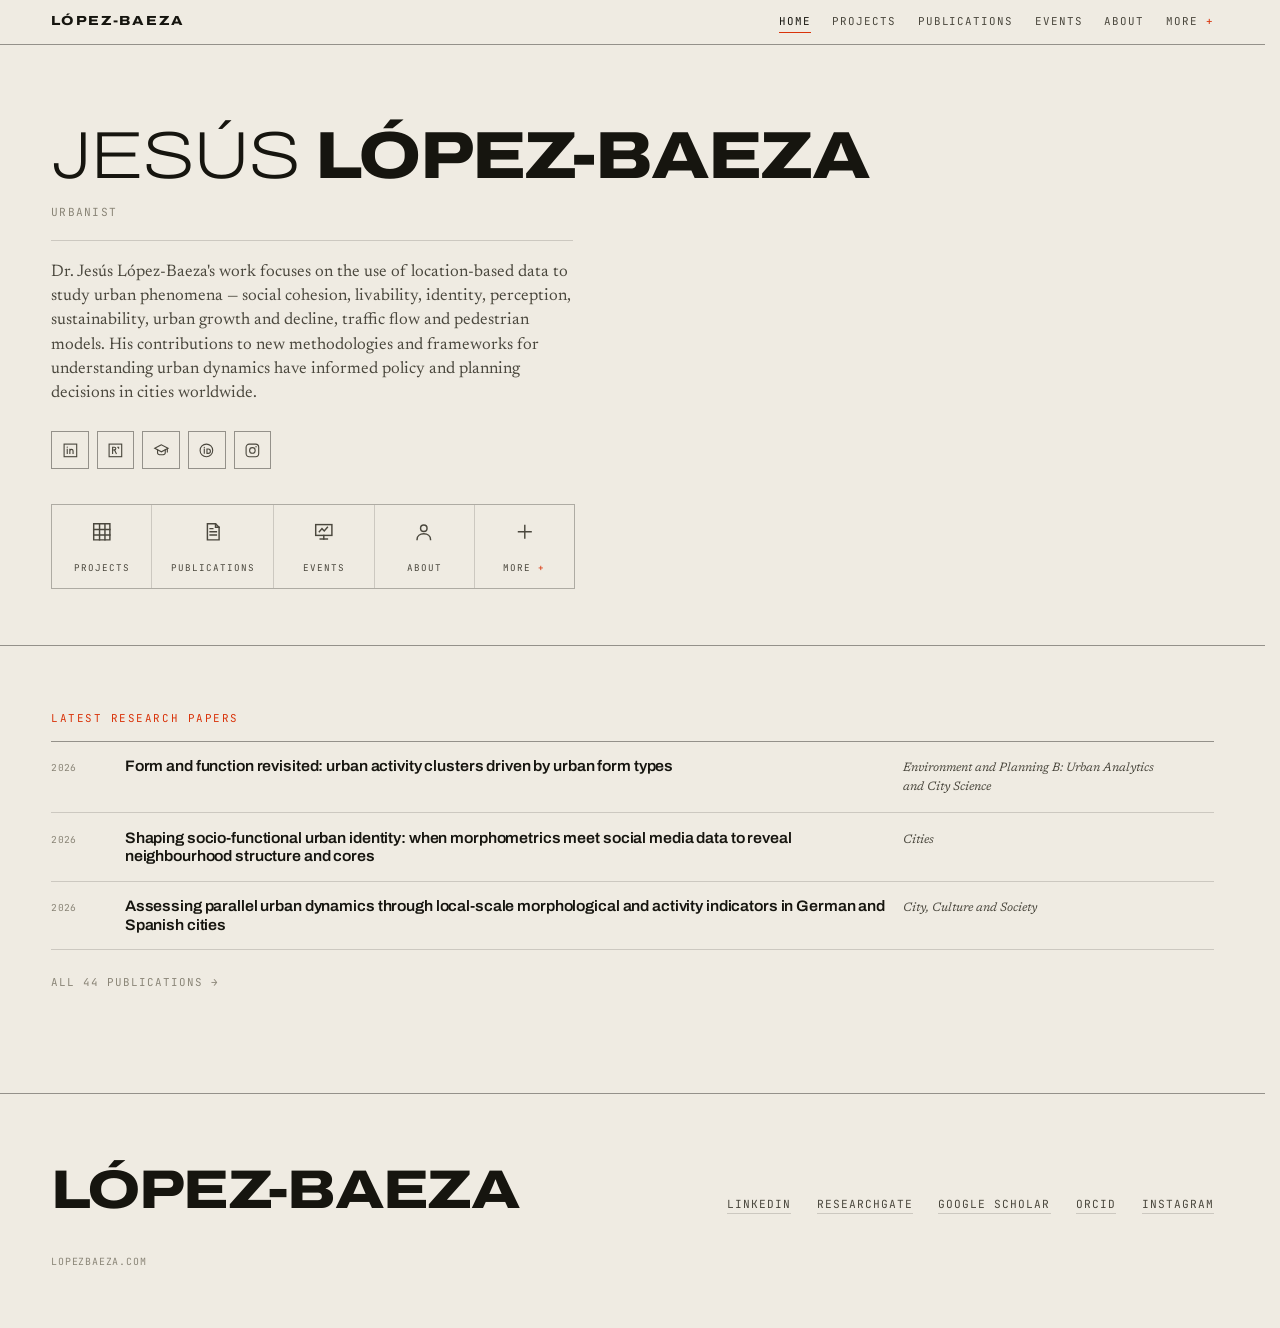
<file: index.html>
<!doctype html>
<html lang="en">
<head>
<meta charset="utf-8">
<meta name="viewport" content="width=device-width,initial-scale=1">
<title>Jesús López-Baeza — Urbanist</title>
<meta name="description" content="Urban research on phenomena using open data encompassing social cohesion, activities and livability of places, and citizen preferences in public spaces, among other dynamics.">
<meta property="og:title" content="Jesús López-Baeza — Urbanist">
<meta property="og:description" content="Urban research on phenomena using open data encompassing social cohesion, activities and livability of places, and citizen preferences in public spaces, among other dynamics.">
<meta property="og:type" content="website">
<link rel="preconnect" href="https://fonts.googleapis.com">
<link rel="preconnect" href="https://fonts.gstatic.com" crossorigin>
<link rel="stylesheet" href="https://fonts.googleapis.com/css2?family=Archivo:wdth,wght@62..125,100..900&family=Newsreader:ital,opsz,wght@0,6..72,200..700;1,6..72,200..600&family=JetBrains+Mono:wght@400;500&display=swap">
<link rel="stylesheet" href="assets/style.css?v=6adce490">
</head>
<body>
<header class="masthead">
  <div class="mast-in">
    <a class="brand" href="index.html">López-Baeza</a>
    <nav class="nav">
        <a href="index.html" aria-current="page">Home</a>
        <a href="projects.html">Projects</a>
        <a href="publications.html">Publications</a>
        <a href="events.html">Events</a>
        <a href="about.html">About</a>
        <span class="has-kids" tabindex="0">More <i>+</i><span class="submenu"><a href="tools.html">Tools</a><a href="mailto:jesus.lopez@spinunit.org">Contact</a></span></span>
    </nav>
  </div>
</header>
<main>
<section class="cover">
  <div class="wrap">
    <h1 class="cover-name"><span class="thin">Jesús</span> López-Baeza</h1>
    <p class="cover-role">Urbanist</p>
    <p class="cover-lead">Dr. Jesús López-Baeza&#x27;s work focuses on the use of location-based data to study urban phenomena — social cohesion, livability, identity, perception, sustainability, urban growth and decline, traffic flow and pedestrian models. His contributions to new methodologies and frameworks for understanding urban dynamics have informed policy and planning decisions in cities worldwide.</p>
    <div class="ico-row"><a class="ico" href="https://www.linkedin.com/in/jesuslopezbaeza/" target="_blank" rel="me noopener" title="LinkedIn" aria-label="LinkedIn"><svg viewBox="0 0 24 24" fill="none" stroke="currentColor" stroke-width="1.6" stroke-linecap="square" stroke-linejoin="miter" aria-hidden="true" focusable="false"><rect x="3" y="3" width="18" height="18"/><path d="M7.5 10.5v6"/><circle cx="7.5" cy="7.4" r="0.9" fill="currentColor" stroke="none"/><path d="M11.2 16.5v-6M11.2 12.6c0-1.2 1-2.1 2.3-2.1s2.3.9 2.3 2.1v3.9"/></svg></a><a class="ico" href="https://www.researchgate.net/profile/Jesus-Lopez-Baeza" target="_blank" rel="me noopener" title="ResearchGate" aria-label="ResearchGate"><svg viewBox="0 0 24 24" fill="none" stroke="currentColor" stroke-width="1.6" stroke-linecap="square" stroke-linejoin="miter" aria-hidden="true" focusable="false"><rect x="3" y="3" width="18" height="18"/><path d="M8 16.5v-9h2.6c1.2 0 2 .8 2 1.9s-.8 2-2 2H8"/><path d="M10.8 11.4l2.4 5.1"/><path d="M16.6 7.5h-1.2M16.6 7.5v1.2"/></svg></a><a class="ico" href="https://scholar.google.com/citations?user=J8rSZxgAAAAJ" target="_blank" rel="me noopener" title="Google Scholar" aria-label="Google Scholar"><svg viewBox="0 0 24 24" fill="none" stroke="currentColor" stroke-width="1.6" stroke-linecap="square" stroke-linejoin="miter" aria-hidden="true" focusable="false"><path d="M12 4L2.5 9 12 14l9.5-5L12 4z"/><path d="M6.5 11.4v4.2c0 1.5 2.5 2.7 5.5 2.7s5.5-1.2 5.5-2.7v-4.2"/><path d="M20.5 9.6v4.6"/></svg></a><a class="ico" href="https://orcid.org/0000-0002-4092-1782" target="_blank" rel="me noopener" title="ORCID" aria-label="ORCID"><svg viewBox="0 0 24 24" fill="none" stroke="currentColor" stroke-width="1.6" stroke-linecap="square" stroke-linejoin="miter" aria-hidden="true" focusable="false"><circle cx="12" cy="12" r="9"/><path d="M9 10v6"/><circle cx="9" cy="7.7" r="0.85" fill="currentColor" stroke="none"/><path d="M12.8 16.2V10h1.9c1.8 0 3 1.2 3 3.1s-1.2 3.1-3 3.1h-1.9z"/></svg></a><a class="ico" href="https://instagram.com/lopez.baeza" target="_blank" rel="me noopener" title="Instagram" aria-label="Instagram"><svg viewBox="0 0 24 24" fill="none" stroke="currentColor" stroke-width="1.6" stroke-linecap="square" stroke-linejoin="miter" aria-hidden="true" focusable="false"><rect x="3" y="3" width="18" height="18" rx="4.5"/><circle cx="12" cy="12" r="4"/><circle cx="17.2" cy="6.8" r="1" fill="currentColor" stroke="none"/></svg></a></div>
    <nav class="tiles" aria-label="Sections"><a class="tile" href="projects.html"><span class="tile-ico"><svg viewBox="0 0 24 24" fill="none" stroke="currentColor" stroke-width="1.6" stroke-linecap="square" stroke-linejoin="miter" aria-hidden="true" focusable="false"><path d="M3 3h18v18H3z"/><path d="M3 9.5h18M3 15.5h18M9.5 3v18M15.5 3v18"/></svg></span><span class="tile-lab">Projects</span></a><a class="tile" href="publications.html"><span class="tile-ico"><svg viewBox="0 0 24 24" fill="none" stroke="currentColor" stroke-width="1.6" stroke-linecap="square" stroke-linejoin="miter" aria-hidden="true" focusable="false"><path d="M6 3h9l4 4v14H6z"/><path d="M15 3v4h4"/><path d="M9 12h7M9 15.5h7M9 8.5h3"/></svg></span><span class="tile-lab">Publications</span></a><a class="tile" href="events.html"><span class="tile-ico"><svg viewBox="0 0 24 24" fill="none" stroke="currentColor" stroke-width="1.6" stroke-linecap="square" stroke-linejoin="miter" aria-hidden="true" focusable="false"><rect x="3" y="4" width="18" height="12"/><path d="M12 16v4"/><path d="M8 20h8"/><path d="M7 12l3-3.5 2.5 2.5L16 7"/></svg></span><span class="tile-lab">Events</span></a><a class="tile" href="about.html"><span class="tile-ico"><svg viewBox="0 0 24 24" fill="none" stroke="currentColor" stroke-width="1.6" stroke-linecap="square" stroke-linejoin="miter" aria-hidden="true" focusable="false"><circle cx="12" cy="8" r="3.6"/><path d="M4.5 20.5c0-4 3.4-6.4 7.5-6.4s7.5 2.4 7.5 6.4"/></svg></span><span class="tile-lab">About</span></a><span class="tile tile-more" tabindex="0"><span class="tile-ico"><svg viewBox="0 0 24 24" fill="none" stroke="currentColor" stroke-width="1.6" stroke-linecap="square" stroke-linejoin="miter" aria-hidden="true" focusable="false"><path d="M12 5v14M5 12h14"/></svg></span><span class="tile-lab">More <i>+</i></span><span class="submenu"><a href="tools.html">Tools</a><a href="mailto:jesus.lopez@spinunit.org">Contact</a></span></span></nav>
  </div>
</section>

<section class="section cover-papers">
  <div class="wrap">
    <span class="kicker">Latest research papers</span>
    <div class="papers"><a class="paper" href="https://www.researchgate.net/publication/410779434_Form_and_function_revisited_urban_activity_clusters_driven_by_urban_form_types" target="_blank" rel="noopener"><span class="paper-yr">2026</span><span class="paper-title">Form and function revisited: urban activity clusters driven by urban form types</span><span class="paper-venue">Environment and Planning B: Urban Analytics and City Science</span><span class="t-go">&rarr;</span></a><a class="paper" href="https://www.researchgate.net/publication/409445512_Shaping_socio-functional_urban_identity_When_morphometrics_meet_social_media_data_to_reveal_neighbourhood_structure_and_cores" target="_blank" rel="noopener"><span class="paper-yr">2026</span><span class="paper-title">Shaping socio-functional urban identity: when morphometrics meet social media data to reveal neighbourhood structure and cores</span><span class="paper-venue">Cities</span><span class="t-go">&rarr;</span></a><a class="paper" href="https://www.researchgate.net/publication/402565655_Assessing_parallel_urban_dynamics_through_local-scale_morphological_and_activity_indicators_in_German_and_Spanish_cities" target="_blank" rel="noopener"><span class="paper-yr">2026</span><span class="paper-title">Assessing parallel urban dynamics through local-scale morphological and activity indicators in German and Spanish cities</span><span class="paper-venue">City, Culture and Society</span><span class="t-go">&rarr;</span></a></div>
    <a class="back" href="publications.html">All 44 publications &rarr;</a>
  </div>
</section>
</main>
<footer class="foot">
  <div class="wrap">
    <div class="foot-grid">
      <p class="foot-name">López-Baeza</p>
      <div class="foot-links">
      <a href="https://www.linkedin.com/in/jesuslopezbaeza/" rel="me noopener" target="_blank">LinkedIn</a>
      <a href="https://www.researchgate.net/profile/Jesus-Lopez-Baeza" rel="me noopener" target="_blank">ResearchGate</a>
      <a href="https://scholar.google.com/citations?user=J8rSZxgAAAAJ" rel="me noopener" target="_blank">Google Scholar</a>
      <a href="https://orcid.org/0000-0002-4092-1782" rel="me noopener" target="_blank">ORCID</a>
      <a href="https://instagram.com/lopez.baeza" rel="me noopener" target="_blank">Instagram</a>
      </div>
    </div>
    <p class="colophon"><a href="index.html">lopezbaeza.com</a></p>
  </div>
</footer>
<script>
document.querySelectorAll('.carousel').forEach(function(c){
  var t = c.querySelector('.track');
  function step(){ return Math.max(t.clientWidth * 0.8, 240); }
  c.querySelector('.prev').onclick = function(){ t.scrollBy({left:-step(), behavior:'smooth'}); };
  c.querySelector('.next').onclick = function(){ t.scrollBy({left: step(), behavior:'smooth'}); };
});

document.querySelectorAll('.vid-link').forEach(function (a) {
  a.addEventListener('click', function (ev) {
    // file:// can't host a YouTube iframe, so there we just follow the link
    if (location.protocol.indexOf('http') !== 0) return;
    ev.preventDefault();
    var f = document.createElement('iframe');
    f.src = 'https://www.youtube-nocookie.com/embed/' + a.dataset.yt + '?autoplay=1';
    f.title = a.querySelector('img').alt;
    f.allow = 'accelerometer; autoplay; clipboard-write; encrypted-media; picture-in-picture';
    f.allowFullscreen = true;
    f.setAttribute('frameborder', '0');
    a.replaceWith(f);
  });
});
</script>
<script src="assets/wi.js?v=f2f666fa"></script>
<script src="assets/filter.js?v=83b50b9c"></script>
<script src="assets/timeline.js?v=4cbc760e"></script>
<script src="assets/spark.js?v=9d6b259e"></script>
</body>
</html>
</file>
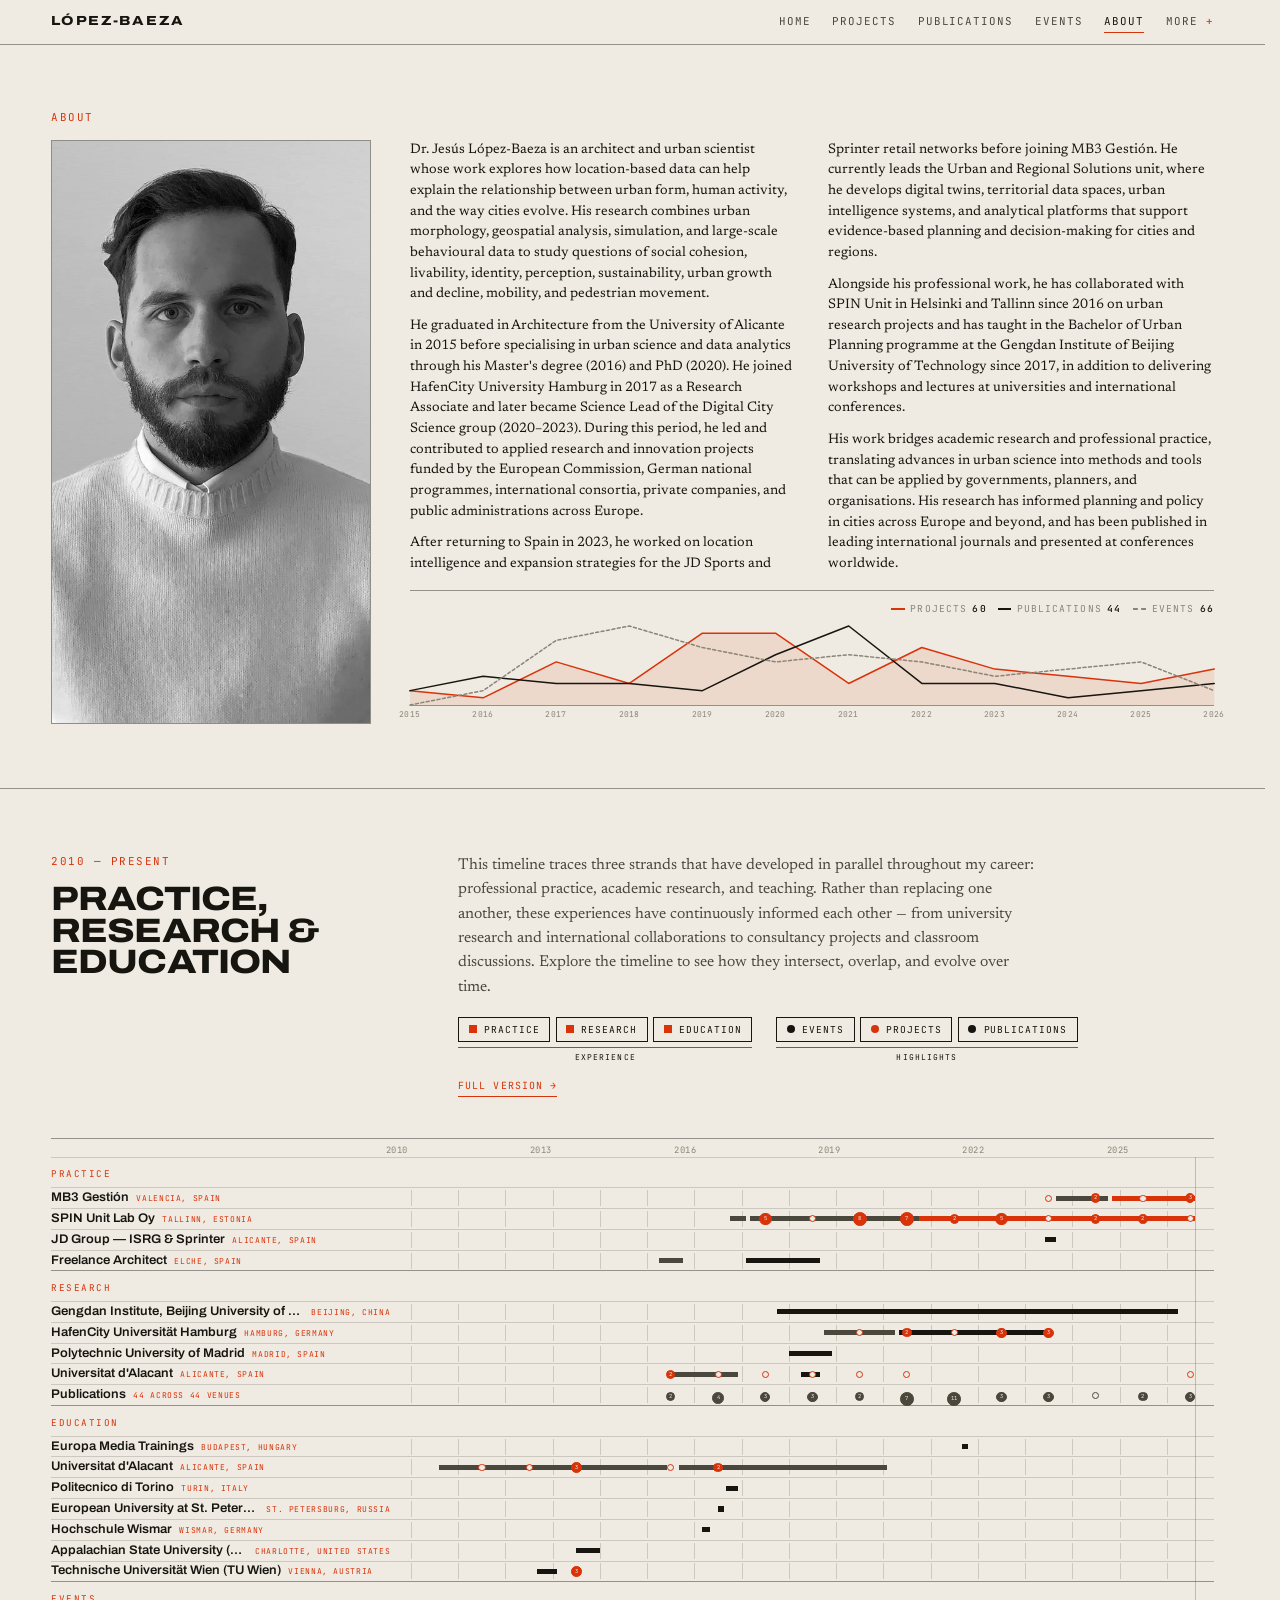
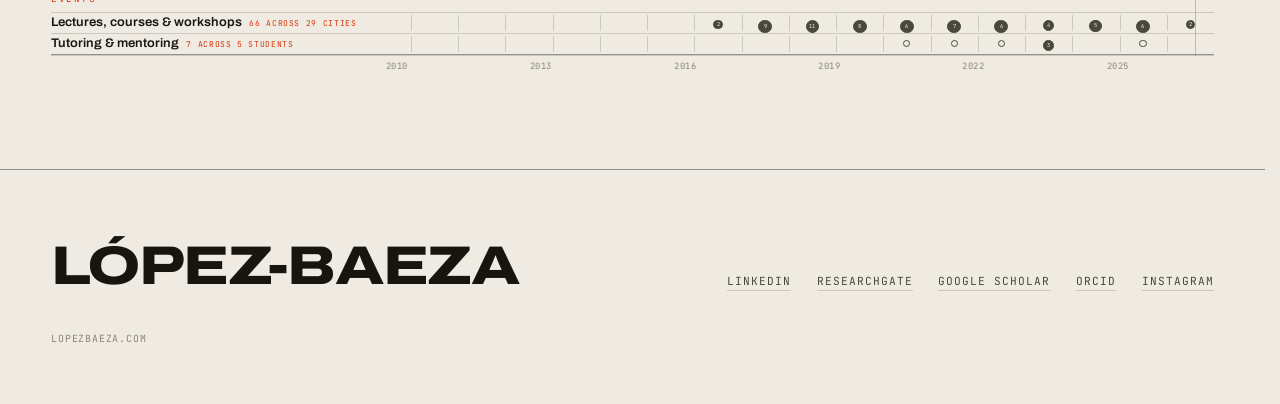
<file: about.html>
<!doctype html>
<html lang="en">
<head>
<meta charset="utf-8">
<meta name="viewport" content="width=device-width,initial-scale=1">
<title>About — Jesús López-Baeza</title>
<meta name="description" content="Urban research on phenomena using open data encompassing social cohesion, activities and livability of places, and citizen preferences in public spaces, among other dynamics.">
<meta property="og:title" content="About — Jesús López-Baeza">
<meta property="og:description" content="Urban research on phenomena using open data encompassing social cohesion, activities and livability of places, and citizen preferences in public spaces, among other dynamics.">
<meta property="og:type" content="website">
<link rel="preconnect" href="https://fonts.googleapis.com">
<link rel="preconnect" href="https://fonts.gstatic.com" crossorigin>
<link rel="stylesheet" href="https://fonts.googleapis.com/css2?family=Archivo:wdth,wght@62..125,100..900&family=Newsreader:ital,opsz,wght@0,6..72,200..700;1,6..72,200..600&family=JetBrains+Mono:wght@400;500&display=swap">
<link rel="stylesheet" href="assets/style.css?v=6adce490">
</head>
<body>
<header class="masthead">
  <div class="mast-in">
    <a class="brand" href="index.html">López-Baeza</a>
    <nav class="nav">
        <a href="index.html">Home</a>
        <a href="projects.html">Projects</a>
        <a href="publications.html">Publications</a>
        <a href="events.html">Events</a>
        <a href="about.html" aria-current="page">About</a>
        <span class="has-kids" tabindex="0">More <i>+</i><span class="submenu"><a href="tools.html">Tools</a><a href="mailto:jesus.lopez@spinunit.org">Contact</a></span></span>
    </nav>
  </div>
</header>
<main>
<section class="section" style="border-top:none">
  <div class="wrap">
    <div class="bio">
      <span class="kicker bio-kicker">About</span>
      <div class="bio-portrait">
        <img class="portrait" src="assets/img/30fded-0cc7153307ea4e91a0dcf3168a6aec1b-mv2-033bc685.jpg" alt="Jesús López-Baeza"
             width="1100" height="951" decoding="async" fetchpriority="high">
      </div>
      <div class="bio-text">
        <div class="bio-flow"><p>Dr. Jesús López-Baeza is an architect and urban scientist whose work explores how
location-based data can help explain the relationship between urban form, human activity, and the
way cities evolve. His research combines urban morphology, geospatial analysis, simulation, and
large-scale behavioural data to study questions of social cohesion, livability, identity,
perception, sustainability, urban growth and decline, mobility, and pedestrian movement.</p>
<p>He graduated in Architecture from the <a href="https://www.ua.es" target="_blank" rel="noopener">University of Alicante</a> in 2015 before specialising in
urban science and data analytics through his Master&#x27;s degree (2016) and PhD (2020). He joined
<a href="https://www.hcu-hamburg.de/en/" target="_blank" rel="noopener">HafenCity University Hamburg</a> in 2017 as a Research Associate and later became Science Lead of
the <a href="https://www.hcu-hamburg.de/en/research/digital-city-science" target="_blank" rel="noopener">Digital City Science</a> group (2020–2023). During this period, he led and contributed to
applied research and innovation projects funded by the European Commission, German national
programmes, international consortia, private companies, and public administrations across Europe.</p>
<p>After returning to Spain in 2023, he worked on location intelligence and expansion strategies for
the <a href="https://www.jdsports.es" target="_blank" rel="noopener">JD Sports</a> and <a href="https://www.sprintersports.com" target="_blank" rel="noopener">Sprinter</a> retail networks before joining
<a href="https://mb3-gestion.com" target="_blank" rel="noopener">MB3 Gestión</a>. He currently leads the Urban and Regional Solutions unit, where he develops
digital twins, territorial data spaces, urban intelligence systems, and analytical platforms that
support evidence-based planning and decision-making for cities and regions.</p>
<p>Alongside his professional work, he has collaborated with <a href="https://spinunit.org" target="_blank" rel="noopener">SPIN Unit</a> in Helsinki and
Tallinn since 2016 on urban research projects and has taught in the Bachelor of Urban Planning
programme at the <a href="http://www.gengdan.cn/en/iazf9980a3.html" target="_blank" rel="noopener">Gengdan Institute of Beijing University of Technology</a> since 2017, in
addition to delivering workshops and lectures at universities and international conferences.</p>
<p>His work bridges academic research and professional practice, translating advances in urban science
into methods and tools that can be applied by governments, planners, and organisations. His research
has informed planning and policy in cities across Europe and beyond, and has been published in
leading international journals and presented at conferences worldwide.</p></div>
        <div class="bio-foot" data-tip-below><figure class="spark is-multi" data-spark><figcaption class="sp-cap"><span></span><span class="sp-legend"><button type="button" class="sp-key s0" data-series="0" aria-pressed="true"><i></i>Projects <b>60</b></button><button type="button" class="sp-key s1" data-series="1" aria-pressed="true"><i></i>Publications <b>44</b></button><button type="button" class="sp-key s2" data-series="2" aria-pressed="true"><i></i>Events <b>66</b></button></span></figcaption><div class="sp-plot"><div class="sp-series s0" data-series="0"><svg class="sp-svg " viewBox="0 0 100 100" preserveAspectRatio="none" aria-hidden="true"><polygon class="sp-area" points="0.00,100 0.00,81.82 9.09,90.91 18.18,45.45 27.27,72.73 36.36,9.09 45.45,9.09 54.55,72.73 63.64,27.27 72.73,54.55 81.82,63.64 90.91,72.73 100.00,54.55 100.00,100"/><polyline class="sp-path" points="0.00,81.82 9.09,90.91 18.18,45.45 27.27,72.73 36.36,9.09 45.45,9.09 54.55,72.73 63.64,27.27 72.73,54.55 81.82,63.64 90.91,72.73 100.00,54.55" vector-effect="non-scaling-stroke"/></svg></div><div class="sp-series s1" data-series="1"><svg class="sp-svg " viewBox="0 0 100 100" preserveAspectRatio="none" aria-hidden="true"><polygon class="sp-area" points="0.00,100 0.00,81.82 9.09,63.64 18.18,72.73 27.27,72.73 36.36,81.82 45.45,36.36 54.55,0.00 63.64,72.73 72.73,72.73 81.82,90.91 90.91,81.82 100.00,72.73 100.00,100"/><polyline class="sp-path" points="0.00,81.82 9.09,63.64 18.18,72.73 27.27,72.73 36.36,81.82 45.45,36.36 54.55,0.00 63.64,72.73 72.73,72.73 81.82,90.91 90.91,81.82 100.00,72.73" vector-effect="non-scaling-stroke"/></svg></div><div class="sp-series s2" data-series="2"><svg class="sp-svg " viewBox="0 0 100 100" preserveAspectRatio="none" aria-hidden="true"><polygon class="sp-area" points="0.00,100 0.00,100.00 9.09,81.82 18.18,18.18 27.27,0.00 36.36,27.27 45.45,45.45 54.55,36.36 63.64,45.45 72.73,63.64 81.82,54.55 90.91,45.45 100.00,81.82 100.00,100"/><polyline class="sp-path" points="0.00,100.00 9.09,81.82 18.18,18.18 27.27,0.00 36.36,27.27 45.45,45.45 54.55,36.36 63.64,45.45 72.73,63.64 81.82,54.55 90.91,45.45 100.00,81.82" vector-effect="non-scaling-stroke"/></svg></div><span class="sp-hit" tabindex="0" style="--x:0.000%" data-tip='{&quot;year&quot;: 2015, &quot;series&quot;: [{&quot;name&quot;: &quot;Projects&quot;, &quot;count&quot;: 2, &quot;items&quot;: [&quot;Social Cohesion in Social Media&quot;, &quot;Representation and interpretation of urban dynamics through social media and web services geo-tagged data — MAPPINGAME — PI Dr. Almudena Nolasco Cirugeda&quot;]}, {&quot;name&quot;: &quot;Publications&quot;, &quot;count&quot;: 2, &quot;items&quot;: [&quot;Children&#x27;s perception of comfort zones in public space&quot;, &quot;La Cohesión Social desde las Redes Sociales: el caso de la Calle San Francisco&quot;]}, {&quot;name&quot;: &quot;Events&quot;, &quot;count&quot;: 0, &quot;items&quot;: []}]}'></span><span class="sp-hit" tabindex="0" style="--x:9.091%" data-tip='{&quot;year&quot;: 2016, &quot;series&quot;: [{&quot;name&quot;: &quot;Projects&quot;, &quot;count&quot;: 1, &quot;items&quot;: [&quot;Wien 1010: Stadt, Stil und Kaffeehauskultur&quot;]}, {&quot;name&quot;: &quot;Publications&quot;, &quot;count&quot;: 4, &quot;items&quot;: [&quot;Percepción y uso social de una transformación urbana a través del social media. Las setas gigantes de la calle San Francisco&quot;, &quot;The Mushrooms&#x27; Lesson: Instagram as a tool to evaluate users&#x27; perception of urban transformations&quot;, &quot;Wien 1010. Stadt, Stil und Kaffeehauskultur&quot;, &quot;La sala de exposiciones: un nuevo espacio para la difusión de algunos resultados docentes&quot;]}, {&quot;name&quot;: &quot;Events&quot;, &quot;count&quot;: 2, &quot;items&quot;: [&quot;Urbanpromo XIII Edizione Progetto Paese&quot;, &quot;La Ciudad desde las Redes Sociales&quot;]}]}'></span><span class="sp-hit" tabindex="0" style="--x:18.182%" data-tip='{&quot;year&quot;: 2017, &quot;series&quot;: [{&quot;name&quot;: &quot;Projects&quot;, &quot;count&quot;: 6, &quot;items&quot;: [&quot;Voorbij de Winkelstraat&quot;, &quot;Urban Dynamics of Saratov&quot;, &quot;38 FIFA World Cup Cities&quot;, &quot;The Hidden Life of 32 Russian Monotowns&quot;, &quot;MediaCityUK Activity Analysis&quot;]}, {&quot;name&quot;: &quot;Publications&quot;, &quot;count&quot;: 3, &quot;items&quot;: [&quot;Urban Metamorphology Lab Alicante. Workshop Report&quot;, &quot;Comparing two methods for Urban Complexity calculation using Shannon-Wiener index. Case study: Schiedam, Netherlands&quot;, &quot;La Strada dei Funghi: studiare la percezione delle trasformazioni urbane attraverso Instagram&quot;]}, {&quot;name&quot;: &quot;Events&quot;, &quot;count&quot;: 9, &quot;items&quot;: [&quot;18th Conference on Computational Methods &amp; E.M.&quot;, &quot;Interactivos?&#x27;17&quot;, &quot;Cartografías Temáticas (0.8 ECTS)&quot;, &quot;Location-Based Social Media Data Analysis (5 ECTS)&quot;, &quot;metaTRE&quot;]}]}'></span><span class="sp-hit" tabindex="0" style="--x:27.273%" data-tip='{&quot;year&quot;: 2018, &quot;series&quot;: [{&quot;name&quot;: &quot;Projects&quot;, &quot;count&quot;: 3, &quot;items&quot;: [&quot;Turku Open Platform&quot;, &quot;Viceversos: shared teaching practices between Humanities, Social Sciences and Architecture (I) — PI Dr. José Carrasco Hortal&quot;, &quot;Lecciones urbanísticas de la burbuja inmobiliaria: dimensiones, costos y beneficios de las formas características del crecimiento urbano español 1990–2006 (BIA2015-70311-R) — PI Dr. Julio Pozueta Echávarri&quot;]}, {&quot;name&quot;: &quot;Publications&quot;, &quot;count&quot;: 3, &quot;items&quot;: [&quot;Sobre la percepción: etiquetado de material gráfico en talleres compartidos por Arquitectura y Sociología del Derecho&quot;, &quot;Integrative Urbanism: Using Social Media to Map Activity Patterns for Decision-Making Assessment&quot;, &quot;Use of applications with georeferenced contacts (&#x27;dating apps&#x27;) to identify creative areas&quot;]}, {&quot;name&quot;: &quot;Events&quot;, &quot;count&quot;: 11, &quot;items&quot;: [&quot;History of European Urban Planning&quot;, &quot;Mapping Social Infrastructure&quot;, &quot;Kaupunkitutkimus jalkautuu Jätkäsaareen&quot;, &quot;Whackathon and Science Slam – Digital Science Night&quot;, &quot;Urban studies in education and research&quot;]}]}'></span><span class="sp-hit" tabindex="0" style="--x:36.364%" data-tip='{&quot;year&quot;: 2019, &quot;series&quot;: [{&quot;name&quot;: &quot;Projects&quot;, &quot;count&quot;: 10, &quot;items&quot;: [&quot;Port-City Model: Cruise Terminals&quot;, &quot;metaLINN — Tallinn City Centre&quot;, &quot;metaPARK — Performance-Based Parking&quot;, &quot;metaPARK — Citywide Parking Count Map&quot;, &quot;metaPARK — Parking Technical Normative&quot;]}, {&quot;name&quot;: &quot;Publications&quot;, &quot;count&quot;: 2, &quot;items&quot;: [&quot;Migrant Tools: recursos de aprendizaje para un mundo de entidades en tránsito&quot;, &quot;Viceversos, prácticas docentes compartidas entre Humanidades, Ciencias Sociales y Arquitectura&quot;]}, {&quot;name&quot;: &quot;Events&quot;, &quot;count&quot;: 8, &quot;items&quot;: [&quot;History of European Urban Planning&quot;, &quot;Mapping Social Infrastructure&quot;, &quot;Social Media Data Analysis: Attractivity of Places&quot;, &quot;Cartografías Temáticas (0.8 ECTS)&quot;, &quot;Multi-Agent Systems in Urban Design&quot;]}]}'></span><span class="sp-hit" tabindex="0" style="--x:45.455%" data-tip='{&quot;year&quot;: 2020, &quot;series&quot;: [{&quot;name&quot;: &quot;Projects&quot;, &quot;count&quot;: 10, &quot;items&quot;: [&quot;Port City-Model: Steinwerder Traffic Scenarios&quot;, &quot;SmartSquare&quot;, &quot;Ülemiste Mobility Nudge&quot;, &quot;Re-center Narva&quot;, &quot;Riga Mobility Metrics&quot;]}, {&quot;name&quot;: &quot;Publications&quot;, &quot;count&quot;: 7, &quot;items&quot;: [&quot;La mirada de Adolf Loos sobre el café vienés como tercer lugar&quot;, &quot;Habitar Yoknapatawpha. Teoría y técnicas de la poética cognitiva y la lingüística estructural&quot;, &quot;Transcultures and Communities: Exercises on validation and design of tales of migration&quot;, &quot;Image Tagging and Gearing Resources applied to students&#x27; graphic materials&quot;, &quot;Optional and necessary activities: operationalising Jan Gehl&#x27;s analysis of urban space with Foursquare data&quot;]}, {&quot;name&quot;: &quot;Events&quot;, &quot;count&quot;: 6, &quot;items&quot;: [&quot;Amenities are the machine&quot;, &quot;Projeter l&#x27;architecture, aux carrefours du numérique et du vivant&quot;, &quot;Collaboration Without Confusion&quot;, &quot;Grasbrook CityScope&quot;, &quot;The Image of the Liquid City&quot;]}]}'></span><span class="sp-hit" tabindex="0" style="--x:54.545%" data-tip='{&quot;year&quot;: 2021, &quot;series&quot;: [{&quot;name&quot;: &quot;Projects&quot;, &quot;count&quot;: 3, &quot;items&quot;: [&quot;MOVE21&quot;, &quot;Re:Center Jyväskylä&quot;, &quot;The New Modal&quot;]}, {&quot;name&quot;: &quot;Publications&quot;, &quot;count&quot;: 11, &quot;items&quot;: [&quot;Digital Public Space for a Digital Society: A Review of Public Spaces in the Digital Age&quot;, &quot;Paisajes Restauradores. Imaginación espacial, permeabilidad disciplinar y metalenguajes para un taller iniciado desde literaturas de pandemias&quot;, &quot;Modeling Pedestrian Flows: Agent-Based Simulations of Pedestrian Activity for Land Use Distributions in Urban Developments&quot;, &quot;Optimising Cruise Passenger Flow Using ABM: First Steps towards a Digital Twin&quot;, &quot;Revisiting the Spatial Definition of Neighborhood Boundaries: Functional Clusters versus Administrative Neighborhoods&quot;]}, {&quot;name&quot;: &quot;Events&quot;, &quot;count&quot;: 7, &quot;items&quot;: [&quot;Simulating pedestrian flow in new neighborhoods&quot;, &quot;Reinventing the Competition&quot;, &quot;Reinventing the Functional Planning&quot;, &quot;Districts of diversity&quot;, &quot;Data and the city, intangible values&quot;]}]}'></span><span class="sp-hit" tabindex="0" style="--x:63.636%" data-tip='{&quot;year&quot;: 2022, &quot;series&quot;: [{&quot;name&quot;: &quot;Projects&quot;, &quot;count&quot;: 8, &quot;items&quot;: [&quot;Grasbrook CityScope&quot;, &quot;Stockmann — Rail Baltica Pedestrian Flow&quot;, &quot;Tallinn 1.5&quot;, &quot;Shrinking Cities National Study&quot;, &quot;Experimentation Evaluation Toolkit&quot;]}, {&quot;name&quot;: &quot;Publications&quot;, &quot;count&quot;: 3, &quot;items&quot;: [&quot;Digital city science — a platform methodology for sustainable urban development&quot;, &quot;Sobre barrios y bares: una comparación internacional de los espacios de consumo, diversidad y capital simbólico con big data de redes sociales&quot;, &quot;MariCorners: Estudios interdisciplinares LGTBIQ+&quot;]}, {&quot;name&quot;: &quot;Events&quot;, &quot;count&quot;: 6, &quot;items&quot;: [&quot;Optimization of Space Syntax for railway station environments&quot;, &quot;Urban vitality and public space&quot;, &quot;Cockpit for Collaborative Urban Analysis and Planning&quot;, &quot;(Chairing) Digital Approaches to Social Dynamics in Cities&quot;, &quot;Tallinn 1.5&quot;]}]}'></span><span class="sp-hit" tabindex="0" style="--x:72.727%" data-tip='{&quot;year&quot;: 2023, &quot;series&quot;: [{&quot;name&quot;: &quot;Projects&quot;, &quot;count&quot;: 5, &quot;items&quot;: [&quot;ScienceCity Bahrenfeld&quot;, &quot;Block 1 — Socialist-Era Superblock&quot;, &quot;VEI Vigo Edificios Inteligentes&quot;, &quot;IMEQ — Era4Health (European Commission)&quot;, &quot;FORTHCOMING — DUT Driving Urban Transitions (European Commission)&quot;]}, {&quot;name&quot;: &quot;Publications&quot;, &quot;count&quot;: 3, &quot;items&quot;: [&quot;The Impact of Shopping Centers on Turkish Culture: A Comprehensive Study&quot;, &quot;Digital City Science — a platform methodology for sustainable urban development&quot;, &quot;Street-Scale Logistic Hubs for Enhancing Urban Vitality and Public Space Usage&quot;]}, {&quot;name&quot;: &quot;Events&quot;, &quot;count&quot;: 4, &quot;items&quot;: [&quot;Spatial Analysis for Urban Services&quot;, &quot;Street-scale logistic hubs for urban vitality&quot;, &quot;Urban-Social Layer&quot;, &quot;Location intelligence to recognize potentials of places&quot;]}]}'></span><span class="sp-hit" tabindex="0" style="--x:81.818%" data-tip='{&quot;year&quot;: 2024, &quot;series&quot;: [{&quot;name&quot;: &quot;Projects&quot;, &quot;count&quot;: 4, &quot;items&quot;: [&quot;OPRID Regional Analysis&quot;, &quot;Tartu Parking Policy Baseline Analysis&quot;, &quot;Tallinn Service Accessibility Analysis&quot;, &quot;CENTESIMAL Málaga&quot;]}, {&quot;name&quot;: &quot;Publications&quot;, &quot;count&quot;: 1, &quot;items&quot;: [&quot;Castro, Soho, Chueca, Le Marais. An international approach to queer urban spaces of symbolic capital accumulation&quot;]}, {&quot;name&quot;: &quot;Events&quot;, &quot;count&quot;: 5, &quot;items&quot;: [&quot;Advanced Urban Planning&quot;, &quot;Urban Mobility&quot;, &quot;Residential Site Layout&quot;, &quot;Unveiling Urban Socio-Functionality&quot;, &quot;Territorios Inteligentes y la PID&quot;]}]}'></span><span class="sp-hit" tabindex="0" style="--x:90.909%" data-tip='{&quot;year&quot;: 2025, &quot;series&quot;: [{&quot;name&quot;: &quot;Projects&quot;, &quot;count&quot;: 3, &quot;items&quot;: [&quot;Winter Maintenance for Walking and Cycling&quot;, &quot;Bolt Drive — Car-Sharing Mode-Shift Survey&quot;, &quot;EDINT Espacio de datos&quot;]}, {&quot;name&quot;: &quot;Publications&quot;, &quot;count&quot;: 2, &quot;items&quot;: [&quot;Strengthening Urban Resilience: A Case Study of Amsterdam&#x27;s Public Spaces in the Post-COVID Era through Digital Solutions&quot;, &quot;Towards Connected Simulations – Tracing the Evolutionary Path of Urban Simulations across Digital Twin Projects and Use Cases&quot;]}, {&quot;name&quot;: &quot;Events&quot;, &quot;count&quot;: 6, &quot;items&quot;: [&quot;Urban Mobility&quot;, &quot;Spatial Analysis for Urban Services&quot;, &quot;Geospatial Awareness&quot;, &quot;Soluciones Urbanas y Territoriales&quot;, &quot;(Chairing) Casos de Uso y Soluciones de Movilidad&quot;]}]}'></span><span class="sp-hit" tabindex="0" style="--x:100.000%" data-tip='{&quot;year&quot;: 2026, &quot;series&quot;: [{&quot;name&quot;: &quot;Projects&quot;, &quot;count&quot;: 5, &quot;items&quot;: [&quot;Pärnu Parking Analysis &amp; Strategy&quot;, &quot;4D Consummerscapes: Vulnerabilidad y Resiliencia — estrategias de regeneración del tejido económico urbano caracterizado según datos geolocalizados de redes sociales&quot;, &quot;PID Plataforma Inteligente de Destinos&quot;, &quot;Zaragoza Interoperabilidad de Gemelos Digitales&quot;, &quot;Sevilla City One Metropolitan Analysis Platform&quot;]}, {&quot;name&quot;: &quot;Publications&quot;, &quot;count&quot;: 3, &quot;items&quot;: [&quot;Form and function revisited: urban activity clusters driven by urban form types&quot;, &quot;Shaping socio-functional urban identity: when morphometrics meet social media data to reveal neighbourhood structure and cores&quot;, &quot;Assessing parallel urban dynamics through local-scale morphological and activity indicators in German and Spanish cities&quot;]}, {&quot;name&quot;: &quot;Events&quot;, &quot;count&quot;: 2, &quot;items&quot;: [&quot;Advanced Urban Planning&quot;, &quot;Geospatial Awareness&quot;]}]}'></span></div><div class="sp-axis"><span style="left:0.000%">2015</span><span style="left:9.091%">2016</span><span style="left:18.182%">2017</span><span style="left:27.273%">2018</span><span style="left:36.364%">2019</span><span style="left:45.455%">2020</span><span style="left:54.545%">2021</span><span style="left:63.636%">2022</span><span style="left:72.727%">2023</span><span style="left:81.818%">2024</span><span style="left:90.909%">2025</span><span style="left:100.000%">2026</span></div><div class="sp-tip" data-tipbox hidden></div></figure></div>
      </div>
    </div>
  </div>
</section>
<section class="section">
  <div class="wrap">
    <div class="section-head">
      <div><span class="kicker">2010 — Present</span><h2>Practice, Research &amp; Education</h2></div>
      <div class="body"><p>This timeline traces three strands that have developed in parallel throughout my
career: professional practice, academic research, and teaching. Rather than replacing one another,
these experiences have continuously informed each other — from university research and international
collaborations to consultancy projects and classroom discussions. Explore the timeline to see how
they intersect, overlap, and evolve over time.</p>
      <div class="tracks" data-tracks><div class="trk-group"><div class="trk-row"><button class="trk" type="button" data-trk="practice" aria-pressed="true"><span class="trk-dot"></span>Practice</button><button class="trk" type="button" data-trk="research" aria-pressed="true"><span class="trk-dot"></span>Research</button><button class="trk" type="button" data-trk="education" aria-pressed="true"><span class="trk-dot"></span>Education</button></div><button class="trk-all" type="button" data-group="practice,research,education" aria-pressed="true">Experience</button></div><div class="trk-group"><div class="trk-row"><button class="trk" type="button" data-trk="courses" aria-pressed="true"><span class="trk-dot"></span>Events</button><button class="trk is-dots" type="button" data-trk="projects" aria-pressed="true"><span class="trk-dot"></span>Projects</button><button class="trk is-dots" type="button" data-trk="publications" aria-pressed="true"><span class="trk-dot"></span>Publications</button></div><button class="trk-all" type="button" data-group="courses,projects,publications" aria-pressed="true">Highlights</button></div></div>
      <a class="tl-more" href="career-map.html">Full version &rarr;</a></div>
    </div>
    <div class="gantt" data-timeline style="--yearpct:5.8824%">
<div class="g-head"><span class="g-corner"></span><span class="g-axis"><span style="left:0.000%">2010</span><span style="left:17.647%">2013</span><span style="left:35.294%">2016</span><span style="left:52.941%">2019</span><span style="left:70.588%">2022</span><span style="left:88.235%">2025</span></span></div>
<div class="g-band" data-band="practice"><div class="g-bandname">Practice</div>
<div class="g-lane is-now"><div class="g-org"><span class="g-orgname">MB3 Gestión</span><span class="g-place">Valencia, Spain</span></div><div class="g-track"><span class="g-seg is-now" data-track="practice" style="left:87.255%;width:10.392%" tabindex="0" data-tip='{&quot;role&quot;: &quot;Head of Urban and Regional Solutions&quot;, &quot;org&quot;: &quot;MB3 Gestión&quot;, &quot;where&quot;: &quot;Valencia, Spain&quot;, &quot;from&quot;: &quot;Nov 2024&quot;, &quot;to&quot;: &quot;Present&quot;, &quot;dur&quot;: &quot;1 yr 9 mos&quot;, &quot;note&quot;: &quot;Coordinating a team of consultants in urban data analytics, geomatics and planning. Smart city projects — data spaces, digital twins, intelligence systems — across tourism, heritage, sustainability, mobility and public space. European and national funding proposals.&quot;, &quot;kind&quot;: &quot;role&quot;}'></span><span class="g-seg" data-track="practice" style="left:80.392%;width:6.373%" tabindex="0" data-tip='{&quot;role&quot;: &quot;Smart City Strategy Consultant&quot;, &quot;org&quot;: &quot;MB3 Gestión&quot;, &quot;where&quot;: &quot;Valencia, Spain&quot;, &quot;from&quot;: &quot;Sep 2023&quot;, &quot;to&quot;: &quot;Oct 2024&quot;, &quot;dur&quot;: &quot;1 yr 1 mo&quot;, &quot;note&quot;: &quot;Guiding digital twin development in several Spanish cities: case studies, indicators and parameters, aligning evaluation methods with IoT infrastructure, dashboard design.&quot;, &quot;kind&quot;: &quot;role&quot;}'></span><span class="g-dot" tabindex="0" data-track="projects" style="left:79.412%;--n:1" data-tip='{&quot;kind&quot;: &quot;project&quot;, &quot;year&quot;: &quot;2023&quot;, &quot;org&quot;: &quot;MB3 Gestión&quot;, &quot;count&quot;: 1, &quot;items&quot;: [{&quot;title&quot;: &quot;VEI Vigo Edificios Inteligentes&quot;, &quot;where&quot;: &quot;Vigo, Spain&quot;, &quot;url&quot;: &quot;&quot;}]}'></span><span class="g-dot is-many" tabindex="0" data-track="projects" style="left:85.294%;--n:2" data-tip='{&quot;kind&quot;: &quot;project&quot;, &quot;year&quot;: &quot;2024&quot;, &quot;org&quot;: &quot;MB3 Gestión&quot;, &quot;count&quot;: 2, &quot;items&quot;: [{&quot;title&quot;: &quot;OPRID Regional Analysis&quot;, &quot;where&quot;: &quot;Cáceres, Spain&quot;, &quot;url&quot;: &quot;https://oprid.dip-caceres.es&quot;}, {&quot;title&quot;: &quot;CENTESIMAL Málaga&quot;, &quot;where&quot;: &quot;Málaga, Spain&quot;, &quot;url&quot;: &quot;&quot;}]}'><i>2</i></span><span class="g-dot" tabindex="0" data-track="projects" style="left:91.176%;--n:1" data-tip='{&quot;kind&quot;: &quot;project&quot;, &quot;year&quot;: &quot;2025&quot;, &quot;org&quot;: &quot;MB3 Gestión&quot;, &quot;count&quot;: 1, &quot;items&quot;: [{&quot;title&quot;: &quot;EDINT Espacio de datos&quot;, &quot;where&quot;: &quot;Badajoz, Spain&quot;, &quot;url&quot;: &quot;&quot;}]}'></span><span class="g-dot is-many" tabindex="0" data-track="projects" style="left:97.059%;--n:3" data-tip='{&quot;kind&quot;: &quot;project&quot;, &quot;year&quot;: &quot;2026&quot;, &quot;org&quot;: &quot;MB3 Gestión&quot;, &quot;count&quot;: 3, &quot;items&quot;: [{&quot;title&quot;: &quot;PID Plataforma Inteligente de Destinos&quot;, &quot;where&quot;: &quot;Cáceres, Badajoz, Valladolid, Álava, Granada, Salamanca, Getafe, Sevilla, Spain&quot;, &quot;url&quot;: &quot;&quot;}, {&quot;title&quot;: &quot;Zaragoza Interoperabilidad de Gemelos Digitales&quot;, &quot;where&quot;: &quot;Zaragoza, Spain&quot;, &quot;url&quot;: &quot;&quot;}, {&quot;title&quot;: &quot;Sevilla City One Metropolitan Analysis Platform&quot;, &quot;where&quot;: &quot;Seville, Spain&quot;, &quot;url&quot;: &quot;&quot;}]}'><i>3</i></span></div></div>
<div class="g-lane is-now"><div class="g-org"><span class="g-orgname">SPIN Unit Lab Oy</span><span class="g-place">Tallinn, Estonia</span></div><div class="g-track"><span class="g-seg is-now" data-track="practice" style="left:63.235%;width:34.412%" tabindex="0" data-tip='{&quot;role&quot;: &quot;Partner&quot;, &quot;org&quot;: &quot;SPIN Unit Lab Oy&quot;, &quot;where&quot;: &quot;Helsinki, Finland&quot;, &quot;from&quot;: &quot;Oct 2020&quot;, &quot;to&quot;: &quot;Present&quot;, &quot;dur&quot;: &quot;5 yrs 10 mos&quot;, &quot;note&quot;: &quot;Urban data analysis and visualization for urban development projects, on a consultant basis.&quot;, &quot;kind&quot;: &quot;role&quot;}'></span><span class="g-seg" data-track="practice" style="left:42.157%;width:21.078%" tabindex="0" data-tip='{&quot;role&quot;: &quot;Project Architect&quot;, &quot;org&quot;: &quot;SPIN Unit Lab Oy&quot;, &quot;where&quot;: &quot;Helsinki, Finland&quot;, &quot;from&quot;: &quot;Mar 2017&quot;, &quot;to&quot;: &quot;Oct 2020&quot;, &quot;dur&quot;: &quot;3 yrs 7 mos&quot;, &quot;note&quot;: &quot;Urban data analysis and visualization, development of education materials, and delivering courses and workshops in urban data analytics across Europe and Asia.&quot;, &quot;kind&quot;: &quot;role&quot;}'></span><span class="g-seg" data-track="practice" style="left:39.706%;width:1.961%" tabindex="0" data-tip='{&quot;role&quot;: &quot;Project Researcher&quot;, &quot;org&quot;: &quot;SPIN Unit Lab Oy&quot;, &quot;where&quot;: &quot;Tallinn, Estonia&quot;, &quot;from&quot;: &quot;Oct 2016&quot;, &quot;to&quot;: &quot;Feb 2017&quot;, &quot;dur&quot;: &quot;4 mos&quot;, &quot;note&quot;: &quot;Data visualization and infographics for urban innovation projects in Eastern Europe.&quot;, &quot;kind&quot;: &quot;role&quot;}'></span><span class="g-dot is-many" tabindex="0" data-track="projects" style="left:44.118%;--n:5" data-tip='{&quot;kind&quot;: &quot;project&quot;, &quot;year&quot;: &quot;2017&quot;, &quot;org&quot;: &quot;SPIN Unit Lab Oy&quot;, &quot;count&quot;: 5, &quot;items&quot;: [{&quot;title&quot;: &quot;Voorbij de Winkelstraat&quot;, &quot;where&quot;: &quot;Schiedam, Netherlands&quot;, &quot;url&quot;: &quot;https://spinunit.org/web/r/2017-karress-brands-schiedam.html&quot;}, {&quot;title&quot;: &quot;Urban Dynamics of Saratov&quot;, &quot;where&quot;: &quot;Saratov, Russia&quot;, &quot;url&quot;: &quot;http://www.spinunit.eu/portfolio-item/saratov/&quot;}, {&quot;title&quot;: &quot;38 FIFA World Cup Cities&quot;, &quot;where&quot;: &quot;38 cities, Russia, Russia&quot;, &quot;url&quot;: &quot;https://spinunit.org/web/r/2017-strelka-fifa-cities.html&quot;}, {&quot;title&quot;: &quot;The Hidden Life of 32 Russian Monotowns&quot;, &quot;where&quot;: &quot;32 cities, Russia, Russia&quot;, &quot;url&quot;: &quot;https://spinunit.org/web/r/2017-strelka-monotowns.html&quot;}, {&quot;title&quot;: &quot;MediaCityUK Activity Analysis&quot;, &quot;where&quot;: &quot;Salford, United Kingdom&quot;, &quot;url&quot;: &quot;https://spinunit.org/web/r/2017-salford-university-media-city.html&quot;}]}'><i>5</i></span><a class="g-dot" href="https://spinunit.org/web/r/2018-turku-open-platform.html" target="_blank" rel="noopener" data-track="projects" style="left:50.000%;--n:1" data-tip='{&quot;kind&quot;: &quot;project&quot;, &quot;year&quot;: &quot;2018&quot;, &quot;org&quot;: &quot;SPIN Unit Lab Oy&quot;, &quot;count&quot;: 1, &quot;items&quot;: [{&quot;title&quot;: &quot;Turku Open Platform&quot;, &quot;where&quot;: &quot;Turku, Finland&quot;, &quot;url&quot;: &quot;https://spinunit.org/web/r/2018-turku-open-platform.html&quot;}]}'></a><span class="g-dot is-many" tabindex="0" data-track="projects" style="left:55.882%;--n:6" data-tip='{&quot;kind&quot;: &quot;project&quot;, &quot;year&quot;: &quot;2019&quot;, &quot;org&quot;: &quot;SPIN Unit Lab Oy&quot;, &quot;count&quot;: 8, &quot;items&quot;: [{&quot;title&quot;: &quot;metaLINN — Tallinn City Centre&quot;, &quot;where&quot;: &quot;Tallinn, Estonia&quot;, &quot;url&quot;: &quot;https://spinunit.org/web/r/2019-tallinn-metalinn.html&quot;}, {&quot;title&quot;: &quot;metaPARK — Performance-Based Parking&quot;, &quot;where&quot;: &quot;Tallinn, Estonia&quot;, &quot;url&quot;: &quot;https://spinunit.org/web/r/2019-tallinn-metapark-performance-based-parking-in-tallinn.html&quot;}, {&quot;title&quot;: &quot;metaPARK — Citywide Parking Count Map&quot;, &quot;where&quot;: &quot;Tallinn, Estonia&quot;, &quot;url&quot;: &quot;https://spinunit.org/web/r/2019-tallinn-metapark-tallinn-parking-map.html&quot;}, {&quot;title&quot;: &quot;metaPARK — Parking Technical Normative&quot;, &quot;where&quot;: &quot;Tallinn, Estonia&quot;, &quot;url&quot;: &quot;https://spinunit.org/web/r/2019-tallinn-metapark-tallinn-parking-technical-normative.html&quot;}, {&quot;title&quot;: &quot;New Futurama&quot;, &quot;where&quot;: &quot;Helsinki, Finland&quot;, &quot;url&quot;: &quot;https://spinunit.org/web/r/2019-demos-helsinki-new-futurama.html&quot;}, {&quot;title&quot;: &quot;metaLINN+8 — Unfinished City&quot;, &quot;where&quot;: &quot;Tallinn, Estonia&quot;, &quot;url&quot;: &quot;https://spinunit.org/web/r/2019-eka-metalinn-8-unfinished-city.html&quot;}, {&quot;title&quot;: &quot;Heritage of Sipoo — Typomorphology Map&quot;, &quot;where&quot;: &quot;Sipoo, Finland&quot;, &quot;url&quot;: &quot;https://spinunit.org/web/r/2019-sipoo-typomorphology-map.html&quot;}, {&quot;title&quot;: &quot;Lapinlahti 360&quot;, &quot;where&quot;: &quot;Helsinki, Finland&quot;, &quot;url&quot;: &quot;https://spinunit.org/web/r/2019-livady-lapinlahti-360.html&quot;}]}'><i>8</i></span><span class="g-dot is-many" tabindex="0" data-track="projects" style="left:61.765%;--n:6" data-tip='{&quot;kind&quot;: &quot;project&quot;, &quot;year&quot;: &quot;2020&quot;, &quot;org&quot;: &quot;SPIN Unit Lab Oy&quot;, &quot;count&quot;: 7, &quot;items&quot;: [{&quot;title&quot;: &quot;Ülemiste Mobility Nudge&quot;, &quot;where&quot;: &quot;Tallinn, Estonia&quot;, &quot;url&quot;: &quot;https://spinunit.org/web/r/2020-tallinn-metayle-ulemiste-mobility-nudge.html&quot;}, {&quot;title&quot;: &quot;Re-center Narva&quot;, &quot;where&quot;: &quot;Narva, Estonia&quot;, &quot;url&quot;: &quot;https://spinunit.org/web/r/2020-narva-recenter-narva.html&quot;}, {&quot;title&quot;: &quot;Riga Mobility Metrics&quot;, &quot;where&quot;: &quot;Riga, Latvia&quot;, &quot;url&quot;: &quot;https://spinunit.org/web/r/2020-demos-riga-mobility-metrics.html&quot;}, {&quot;title&quot;: &quot;A Research Pilot for Shrinking Cities&quot;, &quot;where&quot;: &quot;Ida-Viru, Estonia&quot;, &quot;url&quot;: &quot;https://spinunit.org/web/r/2020-ministry-of-finance-shrinking-cities-resaerch-pilot.html&quot;}, {&quot;title&quot;: &quot;Lyon–Turin Multimodal Network Maps&quot;, &quot;where&quot;: &quot;Alps, France / Italy, France / Italy&quot;, &quot;url&quot;: &quot;https://spinunit.org/web/r/2020-demos-telt-maps.html&quot;}, {&quot;title&quot;: &quot;Socio-Spatial Analytics of Yerevan&quot;, &quot;where&quot;: &quot;Yerevan, Armenia&quot;, &quot;url&quot;: &quot;https://www.spinunit.eu/2020/12/09/socio-spatial-analytics-of-yerevan/&quot;}, {&quot;title&quot;: &quot;Circular Park&quot;, &quot;where&quot;: &quot;Yerevan, Armenia&quot;, &quot;url&quot;: &quot;https://spinunit.org/web/r/2020-undp-armenia-yerevan-circular-garden.html&quot;}]}'><i>7</i></span><span class="g-dot is-many" tabindex="0" data-track="projects" style="left:67.647%;--n:2" data-tip='{&quot;kind&quot;: &quot;project&quot;, &quot;year&quot;: &quot;2021&quot;, &quot;org&quot;: &quot;SPIN Unit Lab Oy&quot;, &quot;count&quot;: 2, &quot;items&quot;: [{&quot;title&quot;: &quot;Re:Center Jyväskylä&quot;, &quot;where&quot;: &quot;Jyväskylä, Finland&quot;, &quot;url&quot;: &quot;https://spinunit.org/2021-10-ReCenter-Jyvaskyla&quot;}, {&quot;title&quot;: &quot;The New Modal&quot;, &quot;where&quot;: &quot;Harjumaa County, Estonia&quot;, &quot;url&quot;: &quot;https://spinunit.org/web/r/2021-hol-demos-the-new-modal.html&quot;}]}'><i>2</i></span><span class="g-dot is-many" tabindex="0" data-track="projects" style="left:73.529%;--n:5" data-tip='{&quot;kind&quot;: &quot;project&quot;, &quot;year&quot;: &quot;2022&quot;, &quot;org&quot;: &quot;SPIN Unit Lab Oy&quot;, &quot;count&quot;: 5, &quot;items&quot;: [{&quot;title&quot;: &quot;Stockmann — Rail Baltica Pedestrian Flow&quot;, &quot;where&quot;: &quot;Riga, Latvia&quot;, &quot;url&quot;: &quot;https://spinunit.org/web/r/2022-vkg-stockmann-mobility-analysis.html&quot;}, {&quot;title&quot;: &quot;Tallinn 1.5&quot;, &quot;where&quot;: &quot;Tallinn, Estonia&quot;, &quot;url&quot;: &quot;https://spinunit.org/web/r/2022-estonian-architecture-center-tab-food-expo.html&quot;}, {&quot;title&quot;: &quot;Shrinking Cities National Study&quot;, &quot;where&quot;: &quot;Estonia, Estonia&quot;, &quot;url&quot;: &quot;https://spinunit.org/web/r/2022-ministry-of-economy-shrinking-ministry-national-study.html&quot;}, {&quot;title&quot;: &quot;Experimentation Evaluation Toolkit&quot;, &quot;where&quot;: &quot;Ylä-Malmi, Helsinki, Finland&quot;, &quot;url&quot;: &quot;https://fiksukaupunki.fi/wp-content/uploads/2022/12/Experimentation-evaluation-toolkit_fk_website.pdf&quot;}, {&quot;title&quot;: &quot;Ida-Viru County Shrinking Cities Analysis&quot;, &quot;where&quot;: &quot;Ida-Viru, Estonia&quot;, &quot;url&quot;: &quot;https://spinunit.org/web/r/2022-ida-viru-shrinking-cities-east-estonia-ida-viru.html&quot;}]}'><i>5</i></span><a class="g-dot" href="https://spinunit.org/web/r/2023-undp-kosovo.html" target="_blank" rel="noopener" data-track="projects" style="left:79.412%;--n:1" data-tip='{&quot;kind&quot;: &quot;project&quot;, &quot;year&quot;: &quot;2023&quot;, &quot;org&quot;: &quot;SPIN Unit Lab Oy&quot;, &quot;count&quot;: 1, &quot;items&quot;: [{&quot;title&quot;: &quot;Block 1 — Socialist-Era Superblock&quot;, &quot;where&quot;: &quot;Prishtina, Kosovo&quot;, &quot;url&quot;: &quot;https://spinunit.org/web/r/2023-undp-kosovo.html&quot;}]}'></a><span class="g-dot is-many" tabindex="0" data-track="projects" style="left:85.294%;--n:2" data-tip='{&quot;kind&quot;: &quot;project&quot;, &quot;year&quot;: &quot;2024&quot;, &quot;org&quot;: &quot;SPIN Unit Lab Oy&quot;, &quot;count&quot;: 2, &quot;items&quot;: [{&quot;title&quot;: &quot;Tartu Parking Policy Baseline Analysis&quot;, &quot;where&quot;: &quot;Tartu, Estonia&quot;, &quot;url&quot;: &quot;https://spinunit.org/web/r/2024-tartu-parking-study.html&quot;}, {&quot;title&quot;: &quot;Tallinn Service Accessibility Analysis&quot;, &quot;where&quot;: &quot;Tallinn, Estonia&quot;, &quot;url&quot;: &quot;https://spinunit.org/web/r/2024-tallinn-service-accessibility-analysis.html&quot;}]}'><i>2</i></span><span class="g-dot is-many" tabindex="0" data-track="projects" style="left:91.176%;--n:2" data-tip='{&quot;kind&quot;: &quot;project&quot;, &quot;year&quot;: &quot;2025&quot;, &quot;org&quot;: &quot;SPIN Unit Lab Oy&quot;, &quot;count&quot;: 2, &quot;items&quot;: [{&quot;title&quot;: &quot;Winter Maintenance for Walking and Cycling&quot;, &quot;where&quot;: &quot;Harju County, Estonia&quot;, &quot;url&quot;: &quot;https://spinunit.org/web/r/2025-hol.html&quot;}, {&quot;title&quot;: &quot;Bolt Drive — Car-Sharing Mode-Shift Survey&quot;, &quot;where&quot;: &quot;Tallinn, Estonia&quot;, &quot;url&quot;: &quot;https://spinunit.org/web/r/2025-bolt.html&quot;}]}'><i>2</i></span><a class="g-dot" href="https://spinunit.org/web/r/2026-parnu-panu-parking-policy.html" target="_blank" rel="noopener" data-track="projects" style="left:97.059%;--n:1" data-tip='{&quot;kind&quot;: &quot;project&quot;, &quot;year&quot;: &quot;2026&quot;, &quot;org&quot;: &quot;SPIN Unit Lab Oy&quot;, &quot;count&quot;: 1, &quot;items&quot;: [{&quot;title&quot;: &quot;Pärnu Parking Analysis &amp; Strategy&quot;, &quot;where&quot;: &quot;Pärnu, Estonia&quot;, &quot;url&quot;: &quot;https://spinunit.org/web/r/2026-parnu-panu-parking-policy.html&quot;}]}'></a></div></div>
<div class="g-lane"><div class="g-org"><span class="g-orgname">JD Group — ISRG &amp; Sprinter</span><span class="g-place">Alicante, Spain</span></div><div class="g-track"><span class="g-seg" data-track="practice" style="left:78.922%;width:1.471%" tabindex="0" data-tip='{&quot;role&quot;: &quot;Property Analyst&quot;, &quot;org&quot;: &quot;JD Group — ISRG &amp; Sprinter&quot;, &quot;where&quot;: &quot;Alicante, Spain&quot;, &quot;from&quot;: &quot;Jun 2023&quot;, &quot;to&quot;: &quot;Sep 2023&quot;, &quot;dur&quot;: &quot;3 mos&quot;, &quot;note&quot;: &quot;Real estate analysis for the expansion department: KPI development and tracking, competition analysis, store performance, territorial analytics for expansion strategy.&quot;, &quot;kind&quot;: &quot;role&quot;}'></span></div></div>
<div class="g-lane"><div class="g-org"><span class="g-orgname">Freelance Architect</span><span class="g-place">Elche, Spain</span></div><div class="g-track"><span class="g-seg" data-track="practice" style="left:41.667%;width:9.314%" tabindex="0" data-tip='{&quot;role&quot;: &quot;Architect&quot;, &quot;org&quot;: &quot;Freelance Architect&quot;, &quot;where&quot;: &quot;Elche, Spain&quot;, &quot;from&quot;: &quot;Feb 2017&quot;, &quot;to&quot;: &quot;Sep 2018&quot;, &quot;dur&quot;: &quot;1 yr 7 mos&quot;, &quot;note&quot;: &quot;Interior design, renovation, single-family housing, certifications, consulting. Close cooperation with BERSAM Gestión Arquitectónica during 2018.&quot;, &quot;kind&quot;: &quot;role&quot;}'></span><span class="g-seg" data-track="practice" style="left:30.882%;width:2.941%" tabindex="0" data-tip='{&quot;role&quot;: &quot;Architectural Designer — Intern&quot;, &quot;org&quot;: &quot;Freelance Architect&quot;, &quot;where&quot;: &quot;Elche, Spain&quot;, &quot;from&quot;: &quot;Apr 2015&quot;, &quot;to&quot;: &quot;Oct 2015&quot;, &quot;dur&quot;: &quot;6 mos&quot;, &quot;note&quot;: &quot;Project assistance, 3D modeling, rendering, architectural photography, furniture design.&quot;, &quot;kind&quot;: &quot;role&quot;}'></span></div></div>
</div>
<div class="g-band" data-band="research"><div class="g-bandname">Research</div>
<div class="g-lane"><div class="g-org"><span class="g-orgname">Gengdan Institute, Beijing University of Technology</span><span class="g-place">Beijing, China</span></div><div class="g-track"><span class="g-seg" data-track="research" style="left:45.588%;width:50.000%" tabindex="0" data-tip='{&quot;role&quot;: &quot;Visiting Professor — Urban Planning Program&quot;, &quot;org&quot;: &quot;Gengdan Institute, Beijing University of Technology&quot;, &quot;where&quot;: &quot;Beijing, China&quot;, &quot;from&quot;: &quot;Oct 2017&quot;, &quot;to&quot;: &quot;Apr 2026&quot;, &quot;dur&quot;: &quot;8 yrs 6 mos&quot;, &quot;note&quot;: &quot;Bi-yearly on-site intensive courses: History of European Urban Planning, Urban Mobility, Advanced Urban Planning, Residential Site Layout, Geospatial Awareness.&quot;, &quot;kind&quot;: &quot;role&quot;}'></span></div></div>
<div class="g-lane"><div class="g-org"><span class="g-orgname">HafenCity Universität Hamburg</span><span class="g-place">Hamburg, Germany</span></div><div class="g-track"><span class="g-seg" data-track="research" style="left:60.784%;width:18.137%" tabindex="0" data-tip='{&quot;role&quot;: &quot;Science Lead — Postdoc Researcher (TVL E14), Digital City Science&quot;, &quot;org&quot;: &quot;HafenCity Universität Hamburg&quot;, &quot;where&quot;: &quot;Hamburg, Germany&quot;, &quot;from&quot;: &quot;May 2020&quot;, &quot;to&quot;: &quot;Jun 2023&quot;, &quot;dur&quot;: &quot;3 yrs 1 mo&quot;, &quot;note&quot;: &quot;Scientific leadership of the research unit; project set-up and execution, client and stakeholder communication; Horizon Europe proposals.&quot;, &quot;kind&quot;: &quot;role&quot;}'></span><span class="g-seg" data-track="research" style="left:51.471%;width:8.824%" tabindex="0" data-tip='{&quot;role&quot;: &quot;Research Associate (TVL E13) — CityScienceLab with MIT Media Lab&quot;, &quot;org&quot;: &quot;HafenCity Universität Hamburg&quot;, &quot;where&quot;: &quot;Hamburg, Germany&quot;, &quot;from&quot;: &quot;Oct 2018&quot;, &quot;to&quot;: &quot;Apr 2020&quot;, &quot;dur&quot;: &quot;1 yr 6 mos&quot;, &quot;note&quot;: &quot;Project management of urban innovation projects: spatial analysis, agent-based modeling, data analysis and visualization.&quot;, &quot;kind&quot;: &quot;role&quot;}'></span><a class="g-dot" href="https://lopezbaeza.wixsite.com/oldblueshoe/portcitymodel" target="_blank" rel="noopener" data-track="projects" style="left:55.882%;--n:1" data-tip='{&quot;kind&quot;: &quot;project&quot;, &quot;year&quot;: &quot;2019&quot;, &quot;org&quot;: &quot;HafenCity Universität Hamburg&quot;, &quot;count&quot;: 1, &quot;items&quot;: [{&quot;title&quot;: &quot;Port-City Model: Cruise Terminals&quot;, &quot;where&quot;: &quot;Hamburg, Germany&quot;, &quot;url&quot;: &quot;https://lopezbaeza.wixsite.com/oldblueshoe/portcitymodel&quot;}]}'></a><span class="g-dot is-many" tabindex="0" data-track="projects" style="left:61.765%;--n:2" data-tip='{&quot;kind&quot;: &quot;project&quot;, &quot;year&quot;: &quot;2020&quot;, &quot;org&quot;: &quot;HafenCity Universität Hamburg&quot;, &quot;count&quot;: 2, &quot;items&quot;: [{&quot;title&quot;: &quot;Port City-Model: Steinwerder Traffic Scenarios&quot;, &quot;where&quot;: &quot;Hamburg, Germany&quot;, &quot;url&quot;: &quot;https://lopezbaeza.wixsite.com/oldblueshoe/portcitymodel-sws&quot;}, {&quot;title&quot;: &quot;SmartSquare&quot;, &quot;where&quot;: &quot;Hamburg, Germany&quot;, &quot;url&quot;: &quot;https://live.flyp.tv/pg/6mPAO7UvYzXP/home&quot;}]}'><i>2</i></span><a class="g-dot" href="https://move21.eu" target="_blank" rel="noopener" data-track="projects" style="left:67.647%;--n:1" data-tip='{&quot;kind&quot;: &quot;project&quot;, &quot;year&quot;: &quot;2021&quot;, &quot;org&quot;: &quot;HafenCity Universität Hamburg&quot;, &quot;count&quot;: 1, &quot;items&quot;: [{&quot;title&quot;: &quot;MOVE21&quot;, &quot;where&quot;: &quot;Hamburg · Oslo · Gothenburg, Germany&quot;, &quot;url&quot;: &quot;https://move21.eu&quot;}]}'></a><span class="g-dot is-many" tabindex="0" data-track="projects" style="left:73.529%;--n:3" data-tip='{&quot;kind&quot;: &quot;project&quot;, &quot;year&quot;: &quot;2022&quot;, &quot;org&quot;: &quot;HafenCity Universität Hamburg&quot;, &quot;count&quot;: 3, &quot;items&quot;: [{&quot;title&quot;: &quot;Grasbrook CityScope&quot;, &quot;where&quot;: &quot;Hamburg, Germany&quot;, &quot;url&quot;: &quot;https://grasbrook.city-scope.hcu-hamburg.de/&quot;}, {&quot;title&quot;: &quot;COUP4CUT — Hamburg Port Authority&quot;, &quot;where&quot;: &quot;Hamburg, Germany&quot;, &quot;url&quot;: &quot;&quot;}, {&quot;title&quot;: &quot;VIRION — Erasmus+&quot;, &quot;where&quot;: &quot;Hamburg, Germany&quot;, &quot;url&quot;: &quot;&quot;}]}'><i>3</i></span><span class="g-dot is-many" tabindex="0" data-track="projects" style="left:79.412%;--n:3" data-tip='{&quot;kind&quot;: &quot;project&quot;, &quot;year&quot;: &quot;2023&quot;, &quot;org&quot;: &quot;HafenCity Universität Hamburg&quot;, &quot;count&quot;: 3, &quot;items&quot;: [{&quot;title&quot;: &quot;ScienceCity Bahrenfeld&quot;, &quot;where&quot;: &quot;Hamburg, Germany&quot;, &quot;url&quot;: &quot;&quot;}, {&quot;title&quot;: &quot;IMEQ — Era4Health (European Commission)&quot;, &quot;where&quot;: &quot;Hamburg, Germany&quot;, &quot;url&quot;: &quot;&quot;}, {&quot;title&quot;: &quot;FORTHCOMING — DUT Driving Urban Transitions (European Commission)&quot;, &quot;where&quot;: &quot;Hamburg, Germany&quot;, &quot;url&quot;: &quot;&quot;}]}'><i>3</i></span></div></div>
<div class="g-lane"><div class="g-org"><span class="g-orgname">Polytechnic University of Madrid</span><span class="g-place">Madrid, Spain</span></div><div class="g-track"><span class="g-seg" data-track="research" style="left:47.059%;width:5.392%" tabindex="0" data-tip='{&quot;role&quot;: &quot;External collaborator — research project&quot;, &quot;org&quot;: &quot;Polytechnic University of Madrid&quot;, &quot;where&quot;: &quot;Madrid, Spain&quot;, &quot;from&quot;: &quot;Jan 2018&quot;, &quot;to&quot;: &quot;Dec 2018&quot;, &quot;dur&quot;: &quot;11 mos&quot;, &quot;note&quot;: &quot;Lecciones urbanísticas de la burbuja inmobiliaria (BIA2015-70311-R). PI Dr. Julio Pozueta Echávarri.&quot;, &quot;kind&quot;: &quot;role&quot;}'></span></div></div>
<div class="g-lane"><div class="g-org"><span class="g-orgname">Universitat d&#x27;Alacant</span><span class="g-place">Alicante, Spain</span></div><div class="g-track"><span class="g-seg" data-track="research" style="left:48.529%;width:2.451%" tabindex="0" data-tip='{&quot;role&quot;: &quot;Research Associate — Building Science &amp; Urbanism Dept.&quot;, &quot;org&quot;: &quot;Universitat d&#x27;Alacant&quot;, &quot;where&quot;: &quot;Alicante, Spain&quot;, &quot;from&quot;: &quot;Apr 2018&quot;, &quot;to&quot;: &quot;Sep 2018&quot;, &quot;dur&quot;: &quot;5 mos&quot;, &quot;note&quot;: &quot;Spatial analysis comparing the four major cities of the Valencian region using big data from social media and web services. Commissioned by Generalitat Valenciana.&quot;, &quot;kind&quot;: &quot;role&quot;}'></span><span class="g-seg" data-track="research" style="left:32.353%;width:8.333%" tabindex="0" data-tip='{&quot;role&quot;: &quot;Graduate Research Assistant — Building Science &amp; Urbanism Dept.&quot;, &quot;org&quot;: &quot;Universitat d&#x27;Alacant&quot;, &quot;where&quot;: &quot;Alicante, Spain&quot;, &quot;from&quot;: &quot;Jul 2015&quot;, &quot;to&quot;: &quot;Dec 2016&quot;, &quot;dur&quot;: &quot;1 yr 5 mos&quot;, &quot;note&quot;: &quot;Research and project assistance, graphic design.&quot;, &quot;kind&quot;: &quot;role&quot;}'></span><span class="g-dot is-many" tabindex="0" data-track="projects" style="left:32.353%;--n:2" data-tip='{&quot;kind&quot;: &quot;project&quot;, &quot;year&quot;: &quot;2015&quot;, &quot;org&quot;: &quot;Universitat d&#x27;Alacant&quot;, &quot;count&quot;: 2, &quot;items&quot;: [{&quot;title&quot;: &quot;Social Cohesion in Social Media&quot;, &quot;where&quot;: &quot;Alicante, Spain&quot;, &quot;url&quot;: &quot;http://rua.ua.es/dspace/handle/10045/49469&quot;}, {&quot;title&quot;: &quot;Representation and interpretation of urban dynamics through social media and web services geo-tagged data — MAPPINGAME — PI Dr. Almudena Nolasco Cirugeda&quot;, &quot;where&quot;: &quot;Alicante, Spain&quot;, &quot;url&quot;: &quot;&quot;}]}'><i>2</i></span><a class="g-dot" href="https://lopezbaeza.wixsite.com/oldblueshoe/wien" target="_blank" rel="noopener" data-track="projects" style="left:38.235%;--n:1" data-tip='{&quot;kind&quot;: &quot;project&quot;, &quot;year&quot;: &quot;2016&quot;, &quot;org&quot;: &quot;Universitat d&#x27;Alacant&quot;, &quot;count&quot;: 1, &quot;items&quot;: [{&quot;title&quot;: &quot;Wien 1010: Stadt, Stil und Kaffeehauskultur&quot;, &quot;where&quot;: &quot;Vienna, Austria&quot;, &quot;url&quot;: &quot;https://lopezbaeza.wixsite.com/oldblueshoe/wien&quot;}]}'></a><span class="g-dot" tabindex="0" data-track="projects" style="left:44.118%;--n:1" data-tip='{&quot;kind&quot;: &quot;project&quot;, &quot;year&quot;: &quot;2017&quot;, &quot;org&quot;: &quot;Universitat d&#x27;Alacant&quot;, &quot;count&quot;: 1, &quot;items&quot;: [{&quot;title&quot;: &quot;Viceversos: shared resources in Sociology and Architecture (I) — PI Dr. José Carrasco Hortal&quot;, &quot;where&quot;: &quot;Alicante, Spain&quot;, &quot;url&quot;: &quot;&quot;}]}'></span><span class="g-dot" tabindex="0" data-track="projects" style="left:50.000%;--n:1" data-tip='{&quot;kind&quot;: &quot;project&quot;, &quot;year&quot;: &quot;2018&quot;, &quot;org&quot;: &quot;Universitat d&#x27;Alacant&quot;, &quot;count&quot;: 1, &quot;items&quot;: [{&quot;title&quot;: &quot;Viceversos: shared teaching practices between Humanities, Social Sciences and Architecture (I) — PI Dr. José Carrasco Hortal&quot;, &quot;where&quot;: &quot;Alicante, Spain&quot;, &quot;url&quot;: &quot;&quot;}]}'></span><span class="g-dot" tabindex="0" data-track="projects" style="left:55.882%;--n:1" data-tip='{&quot;kind&quot;: &quot;project&quot;, &quot;year&quot;: &quot;2019&quot;, &quot;org&quot;: &quot;Universitat d&#x27;Alacant&quot;, &quot;count&quot;: 1, &quot;items&quot;: [{&quot;title&quot;: &quot;Viceversos: shared teaching practices between Humanities, Social Sciences and Architecture (II) — PI Dr. José Carrasco Hortal&quot;, &quot;where&quot;: &quot;Alicante, Spain&quot;, &quot;url&quot;: &quot;&quot;}]}'></span><span class="g-dot" tabindex="0" data-track="projects" style="left:61.765%;--n:1" data-tip='{&quot;kind&quot;: &quot;project&quot;, &quot;year&quot;: &quot;2020&quot;, &quot;org&quot;: &quot;Universitat d&#x27;Alacant&quot;, &quot;count&quot;: 1, &quot;items&quot;: [{&quot;title&quot;: &quot;Viceversos: shared teaching practices between Humanities, Social Sciences and Architecture (III) — PI Dr. José Carrasco Hortal&quot;, &quot;where&quot;: &quot;Alicante, Spain&quot;, &quot;url&quot;: &quot;&quot;}]}'></span><a class="g-dot" href="https://www.researchgate.net/publication/410779434_Form_and_function_revisited_urban_activity_clusters_driven_by_urban_form_types" target="_blank" rel="noopener" data-track="projects" style="left:97.059%;--n:1" data-tip='{&quot;kind&quot;: &quot;project&quot;, &quot;year&quot;: &quot;2026&quot;, &quot;org&quot;: &quot;Universitat d&#x27;Alacant&quot;, &quot;count&quot;: 1, &quot;items&quot;: [{&quot;title&quot;: &quot;4D Consummerscapes: Vulnerabilidad y Resiliencia — estrategias de regeneración del tejido económico urbano caracterizado según datos geolocalizados de redes sociales&quot;, &quot;where&quot;: &quot;Alicante, Valencia, Castellón, Spain&quot;, &quot;url&quot;: &quot;https://www.researchgate.net/publication/410779434_Form_and_function_revisited_urban_activity_clusters_driven_by_urban_form_types&quot;}]}'></a></div></div>
<div class="g-lane"><div class="g-org"><span class="g-orgname">Publications</span><span class="g-place">44 across 44 venues</span></div><div class="g-track g-strip"><span class="g-dot is-course is-many" tabindex="0" data-track="publications" style="left:32.353%;--n:2" data-tip='{&quot;kind&quot;: &quot;publication&quot;, &quot;year&quot;: &quot;2015&quot;, &quot;org&quot;: &quot;&quot;, &quot;count&quot;: 2, &quot;items&quot;: [{&quot;title&quot;: &quot;Children&#x27;s perception of comfort zones in public space&quot;, &quot;where&quot;: &quot;In My Place, their Place, our Place. Vienna. ISBN 978-3-903003-01-9&quot;, &quot;org&quot;: &quot;Book Chapter&quot;, &quot;url&quot;: &quot;https://skuor.tuwien.ac.at/wp-content/uploads/2015_Knierbein_MyPlace.pdf&quot;}, {&quot;title&quot;: &quot;La Cohesión Social desde las Redes Sociales: el caso de la Calle San Francisco&quot;, &quot;where&quot;: &quot;Bachelor dissertation, Universidad de Alicante&quot;, &quot;org&quot;: &quot;Dissertation&quot;, &quot;url&quot;: &quot;http://rua.ua.es/dspace/handle/10045/49469&quot;}]}'><i>2</i></span><span class="g-dot is-course is-many" tabindex="0" data-track="publications" style="left:38.235%;--n:4" data-tip='{&quot;kind&quot;: &quot;publication&quot;, &quot;year&quot;: &quot;2016&quot;, &quot;org&quot;: &quot;&quot;, &quot;count&quot;: 4, &quot;items&quot;: [{&quot;title&quot;: &quot;Percepción y uso social de una transformación urbana a través del social media. Las setas gigantes de la calle San Francisco&quot;, &quot;where&quot;: &quot;[i2] Investigación e Innovación en Arquitectura y Territorio 5(2). DOI: 10.14198/i2.2016.5.03&quot;, &quot;org&quot;: &quot;Journal Article&quot;, &quot;url&quot;: &quot;http://i2.ua.es/article/view/2016-v4-n2-percepcion-y-uso-social-de-una-transformacion-urbana-a-traves-del-social-media-las-setas-gigantes-de-la-calle-san-francisco&quot;}, {&quot;title&quot;: &quot;The Mushrooms&#x27; Lesson: Instagram as a tool to evaluate users&#x27; perception of urban transformations&quot;, &quot;where&quot;: &quot;In A New Cycle of Urban Planning between Tactic and Strategy, pp. 178–184. Planum Publisher. ISBN 978-88-9923705-9&quot;, &quot;org&quot;: &quot;Book Chapter&quot;, &quot;url&quot;: &quot;http://www.planum.net/planum-magazine/planum-publisher-publication/a-new-cycle-of-urban-planning-un-nuovo-ciclo-della-pianificazione-urbanistica&quot;}, {&quot;title&quot;: &quot;Wien 1010. Stadt, Stil und Kaffeehauskultur&quot;, &quot;where&quot;: &quot;Master&#x27;s dissertation, Universidad de Alicante&quot;, &quot;org&quot;: &quot;Dissertation&quot;, &quot;url&quot;: &quot;https://lopezbaeza.wixsite.com/oldblueshoe/wien&quot;}, {&quot;title&quot;: &quot;La sala de exposiciones: un nuevo espacio para la difusión de algunos resultados docentes&quot;, &quot;where&quot;: &quot;XIV Jornades de Xarxes d&#x27;Investigació en Docència Universitària. ISBN 978-84-608-7976-3&quot;, &quot;org&quot;: &quot;Conference Paper&quot;, &quot;url&quot;: &quot;http://hdl.handle.net/10045/59350&quot;}]}'><i>4</i></span><span class="g-dot is-course is-many" tabindex="0" data-track="publications" style="left:44.118%;--n:3" data-tip='{&quot;kind&quot;: &quot;publication&quot;, &quot;year&quot;: &quot;2017&quot;, &quot;org&quot;: &quot;&quot;, &quot;count&quot;: 3, &quot;items&quot;: [{&quot;title&quot;: &quot;Urban Metamorphology Lab Alicante. Workshop Report&quot;, &quot;where&quot;: &quot;University of Alicante. ISBN 978-84-16989-85-0&quot;, &quot;org&quot;: &quot;Report&quot;, &quot;url&quot;: &quot;https://www.researchgate.net/publication/318470997_Urban_metaMorphology_Lab_Alicante_Workshop_Report&quot;}, {&quot;title&quot;: &quot;Comparing two methods for Urban Complexity calculation using Shannon-Wiener index. Case study: Schiedam, Netherlands&quot;, &quot;where&quot;: &quot;Computational Methods and Experimental Measurements XVIII. ISBN 978-1-78466-201-1. DOI: 10.2495/SDP170321&quot;, &quot;org&quot;: &quot;Conference Paper&quot;, &quot;url&quot;: &quot;https://www.researchgate.net/publication/317850451_Comparing_two_methods_for_Urban_Complexity_calculation_using_Shannon-Wiener_index&quot;}, {&quot;title&quot;: &quot;La Strada dei Funghi: studiare la percezione delle trasformazioni urbane attraverso Instagram&quot;, &quot;where&quot;: &quot;Urbanistica. INU Edizioni, Roma. ISSN 0042-1022&quot;, &quot;org&quot;: &quot;Journal Article&quot;, &quot;url&quot;: &quot;http://www.inuedizioni.com/it/prodotti/rivista/n-157-urbanistica-gennaio-giugno-2016&quot;}]}'><i>3</i></span><span class="g-dot is-course is-many" tabindex="0" data-track="publications" style="left:50.000%;--n:3" data-tip='{&quot;kind&quot;: &quot;publication&quot;, &quot;year&quot;: &quot;2018&quot;, &quot;org&quot;: &quot;&quot;, &quot;count&quot;: 3, &quot;items&quot;: [{&quot;title&quot;: &quot;Sobre la percepción: etiquetado de material gráfico en talleres compartidos por Arquitectura y Sociología del Derecho&quot;, &quot;where&quot;: &quot;In El compromiso académico y social, pp. 646–656. Octaedro, Alicante. ISBN 978-84-17219-25-3&quot;, &quot;org&quot;: &quot;Book Chapter&quot;, &quot;url&quot;: &quot;https://www.researchgate.net/publication/327466981_Sobre_la_percepcion_Etiquetado_de_material_grafico_en_talleres_compartidos_por_Arquitectura_y_Sociologia_del_Derecho&quot;}, {&quot;title&quot;: &quot;Integrative Urbanism: Using Social Media to Map Activity Patterns for Decision-Making Assessment&quot;, &quot;where&quot;: &quot;IFKAD 2018, Delft. ISBN 978-88-96687-11-6. DOI: 10.13140/RG.2.2.24650.36802&quot;, &quot;org&quot;: &quot;Conference Paper&quot;, &quot;url&quot;: &quot;https://www.researchgate.net/publication/317661333_Integrative_Urbanism_Using_Social_Media_to_Map_Activity_Patterns_for_Decision-Making_Assessment&quot;}, {&quot;title&quot;: &quot;Use of applications with georeferenced contacts (&#x27;dating apps&#x27;) to identify creative areas&quot;, &quot;where&quot;: &quot;WIT Transactions on The Built Environment 179: 197–207. DOI: 10.2495/UG180191&quot;, &quot;org&quot;: &quot;Conference Paper&quot;, &quot;url&quot;: &quot;https://www.researchgate.net/publication/325119280_Use_of_applications_with_georeferenced_contacts_&#x27;dating_apps&#x27;_to_identify_creative_areas&quot;}]}'><i>3</i></span><span class="g-dot is-course is-many" tabindex="0" data-track="publications" style="left:55.882%;--n:2" data-tip='{&quot;kind&quot;: &quot;publication&quot;, &quot;year&quot;: &quot;2019&quot;, &quot;org&quot;: &quot;&quot;, &quot;count&quot;: 2, &quot;items&quot;: [{&quot;title&quot;: &quot;Migrant Tools: recursos de aprendizaje para un mundo de entidades en tránsito&quot;, &quot;where&quot;: &quot;Redes-Innovaestic 2019, pp. 387–389. ISBN 978-84-09-07185-2&quot;, &quot;org&quot;: &quot;Conference Paper&quot;, &quot;url&quot;: &quot;https://www.researchgate.net/publication/333748363_Migrant_Tools_recursos_de_aprendizaje_para_un_mundo_de_entidades_en_transito&quot;}, {&quot;title&quot;: &quot;Viceversos, prácticas docentes compartidas entre Humanidades, Ciencias Sociales y Arquitectura&quot;, &quot;where&quot;: &quot;Memòries del Programa de Xarxes-I3CE, pp. 1355–1377. ISBN 978-84-09-15746-4&quot;, &quot;org&quot;: &quot;Conference Paper&quot;, &quot;url&quot;: &quot;http://rua.ua.es/dspace/handle/10045/100191&quot;}]}'><i>2</i></span><span class="g-dot is-course is-many" tabindex="0" data-track="publications" style="left:61.765%;--n:6" data-tip='{&quot;kind&quot;: &quot;publication&quot;, &quot;year&quot;: &quot;2020&quot;, &quot;org&quot;: &quot;&quot;, &quot;count&quot;: 7, &quot;items&quot;: [{&quot;title&quot;: &quot;La mirada de Adolf Loos sobre el café vienés como tercer lugar&quot;, &quot;where&quot;: &quot;Páginas: Revista Digital de la Escuela de Historia 12(29). DOI: 10.35305/rp.v12i29.413&quot;, &quot;org&quot;: &quot;Journal Article&quot;, &quot;url&quot;: &quot;https://www.researchgate.net/publication/341030622_La_mirada_de_Adolf_Loos_sobre_el_cafe_vienes_como_tercer_lugar&quot;}, {&quot;title&quot;: &quot;Habitar Yoknapatawpha. Teoría y técnicas de la poética cognitiva y la lingüística estructural&quot;, &quot;where&quot;: &quot;In La docencia en la Enseñanza Superior, pp. 1132–1143. Octaedro, Alicante. ISBN 978-84-18348-11-2&quot;, &quot;org&quot;: &quot;Book Chapter&quot;, &quot;url&quot;: &quot;https://web.ua.es/es/ice/redes-innovaestic2020/publicaciones.html&quot;}, {&quot;title&quot;: &quot;Transcultures and Communities: Exercises on validation and design of tales of migration&quot;, &quot;where&quot;: &quot;Charrette 6(2): 11–29&quot;, &quot;org&quot;: &quot;Journal Article&quot;, &quot;url&quot;: &quot;https://www.ingentaconnect.com/contentone/arched/char/2020/00000006/00000002/art00002&quot;}, {&quot;title&quot;: &quot;Image Tagging and Gearing Resources applied to students&#x27; graphic materials&quot;, &quot;where&quot;: &quot;Research in Urbanism Series 6: 171–188. DOI: 10.7480/rius.6.99&quot;, &quot;org&quot;: &quot;Journal Article&quot;, &quot;url&quot;: &quot;https://www.researchgate.net/publication/344493221_Image_Tagging_and_Gearing_Resources_Applied_to_Students&#x27;_Graphic_Materials_Learning_techniques_in_pursuit_of_inclusiveness_for_urban_and_landscape_design&quot;}, {&quot;title&quot;: &quot;Optional and necessary activities: operationalising Jan Gehl&#x27;s analysis of urban space with Foursquare data&quot;, &quot;where&quot;: &quot;International Journal of Knowledge-Based Development 11(1): 68–79. DOI: 10.1504/ijkbd.2020.106836&quot;, &quot;org&quot;: &quot;Journal Article&quot;, &quot;url&quot;: &quot;https://www.researchgate.net/publication/340882276_Optional_and_necessary_activities_operationalising_Jan_Gehl&#x27;s_analysis_of_urban_space_with_Foursquare_data&quot;}, {&quot;title&quot;: &quot;Mobility solutions for cruise passenger transfer: an exploration of scenarios using agent-based simulation models&quot;, &quot;where&quot;: &quot;In Towards User-Centric Transport in Europe 2. Springer, Berlin. DOI: 10.1007/978-3-030-38028-1_7&quot;, &quot;org&quot;: &quot;Book Chapter&quot;, &quot;url&quot;: &quot;https://www.researchgate.net/publication/339062166_Mobility_Solutions_for_Cruise_Passenger_Transfer_An_Exploration_of_Scenarios_Using_Agent-Based_Simulation_Models&quot;}, {&quot;title&quot;: &quot;Unveiling urban dynamics: an exploration of tools and methods using crowd-sourced data for the study of urban space&quot;, &quot;where&quot;: &quot;PhD dissertation, University of Alicante&quot;, &quot;org&quot;: &quot;Dissertation&quot;, &quot;url&quot;: &quot;https://www.researchgate.net/publication/339386068_Unveiling_urban_dynamics_An_exploration_of_tools_and_methods_using_crowd-sourced_data_for_the_study_of_urban_space_Introduction&quot;}]}'><i>7</i></span><span class="g-dot is-course is-many" tabindex="0" data-track="publications" style="left:67.647%;--n:6" data-tip='{&quot;kind&quot;: &quot;publication&quot;, &quot;year&quot;: &quot;2021&quot;, &quot;org&quot;: &quot;&quot;, &quot;count&quot;: 11, &quot;items&quot;: [{&quot;title&quot;: &quot;Digital Public Space for a Digital Society: A Review of Public Spaces in the Digital Age&quot;, &quot;where&quot;: &quot;ArtGRID — Journal of Architecture Engineering and Fine Arts 3(2): 127–137. ISSN 2717-879X&quot;, &quot;org&quot;: &quot;Journal Article&quot;, &quot;url&quot;: &quot;https://dergipark.org.tr/tr/download/article-file/1999901&quot;}, {&quot;title&quot;: &quot;Paisajes Restauradores. Imaginación espacial, permeabilidad disciplinar y metalenguajes para un taller iniciado desde literaturas de pandemias&quot;, &quot;where&quot;: &quot;Redes de Investigación e Innovación en Docencia Universitaria. ICE, Universidad de Alicante. ISBN 978-84-09-29261-5&quot;, &quot;org&quot;: &quot;Journal Article&quot;, &quot;url&quot;: &quot;https://www.researchgate.net/publication/356162144_Paisajes_Restauradores_Imaginacion_espacial_permeabilidad_disciplinar_y_metalenguajes_para_un_taller_iniciado_desde_literaturas_de_pandemias&quot;}, {&quot;title&quot;: &quot;Modeling Pedestrian Flows: Agent-Based Simulations of Pedestrian Activity for Land Use Distributions in Urban Developments&quot;, &quot;where&quot;: &quot;Sustainability 13, 9268. DOI: 10.3390/su13169268&quot;, &quot;org&quot;: &quot;Journal Article&quot;, &quot;url&quot;: &quot;https://www.researchgate.net/publication/353973079_Modeling_Pedestrian_Flows_Agent-Based_Simulations_of_Pedestrian_Activity_for_Land_Use_Distributions_in_Urban_Developments&quot;}, {&quot;title&quot;: &quot;Optimising Cruise Passenger Flow Using ABM: First Steps towards a Digital Twin&quot;, &quot;where&quot;: &quot;In Digital City Science. Perspectives in Metropolitan Research 6, pp. 30–43. ISBN 978-3-86859-600-7&quot;, &quot;org&quot;: &quot;Book Chapter&quot;, &quot;url&quot;: &quot;https://www.jovis.de/en/books/details/product/digital-city-science-researching-new-technologies-in-urban-environments.html&quot;}, {&quot;title&quot;: &quot;Revisiting the Spatial Definition of Neighborhood Boundaries: Functional Clusters versus Administrative Neighborhoods&quot;, &quot;where&quot;: &quot;Journal of Urban Technology. DOI: 10.1080/10630732.2021.1930837&quot;, &quot;org&quot;: &quot;Journal Article&quot;, &quot;url&quot;: &quot;https://www.researchgate.net/publication/352901371_Revisiting_the_Spatial_Definition_of_Neighborhood_Boundaries_Functional_Clusters_versus_Administrative_Neighborhoods&quot;}, {&quot;title&quot;: &quot;CityScope Platform for Real-Time Analysis and Decision-Support in Urban Design Competitions&quot;, &quot;where&quot;: &quot;International Journal of E-Planning Research 10(4). DOI: 10.4018/ijepr.20211001.oa8&quot;, &quot;org&quot;: &quot;Journal Article&quot;, &quot;url&quot;: &quot;https://www.researchgate.net/publication/351871108_CityScope_Platform_for_Real-Time_Analysis_and_Decision-Support_in_Urban_Design_Competitions&quot;}, {&quot;title&quot;: &quot;Defining Parameters for Urban-Environmental Quality Assessment&quot;, &quot;where&quot;: &quot;International Journal of E-Planning Research 10(4). DOI: 10.4018/ijepr.20211001.oa10&quot;, &quot;org&quot;: &quot;Journal Article&quot;, &quot;url&quot;: &quot;https://www.researchgate.net/publication/351871472_Defining_Parameters_for_Urban-_Environmental_Quality_Assessment&quot;}, {&quot;title&quot;: &quot;Implementing Gehl&#x27;s Theory to Study Urban Space. The Case of Monotowns&quot;, &quot;where&quot;: &quot;Sustainability 13, 5105. DOI: 10.3390/su13095105&quot;, &quot;org&quot;: &quot;Journal Article&quot;, &quot;url&quot;: &quot;https://www.researchgate.net/publication/351357349_Implementing_Gehl&#x27;s_Theory_to_Study_Urban_Space_The_Case_of_Monotowns&quot;}, {&quot;title&quot;: &quot;Evaluating Cultural Impact in Discursive Space through Digital Footprints&quot;, &quot;where&quot;: &quot;Sustainability 13(7): 4043. DOI: 10.3390/su13074043&quot;, &quot;org&quot;: &quot;Journal Article&quot;, &quot;url&quot;: &quot;https://www.researchgate.net/publication/350663826_Evaluating_Cultural_Impact_in_Discursive_Space_through_Digital_Footprints&quot;}, {&quot;title&quot;: &quot;Testing Optimization Scenarios of Cruise Passenger Ground Transportation Using Agent-Based Models and Crowd-Sourced Data&quot;, &quot;where&quot;: &quot;In Advances in Social Simulation. ESSA 2019. Springer, Cham. DOI: 10.1007/978-3-030-61503-1_55&quot;, &quot;org&quot;: &quot;Book Chapter&quot;, &quot;url&quot;: &quot;https://www.researchgate.net/publication/351117030_Testing_Optimization_Scenarios_of_Cruise_Passenger_Ground_Transportation_Using_Agent-Based_Models_and_Crowd-Sourced_Data&quot;}, {&quot;title&quot;: &quot;La producción de identidad de los nuevos desarrollos urbanos a través del place-based social big data&quot;, &quot;where&quot;: &quot;EURE 47(140): 5–28. DOI: 10.7764/eure.47.140.01&quot;, &quot;org&quot;: &quot;Journal Article&quot;, &quot;url&quot;: &quot;https://bit.ly/3lzOtXb&quot;}]}'><i>11</i></span><span class="g-dot is-course is-many" tabindex="0" data-track="publications" style="left:73.529%;--n:3" data-tip='{&quot;kind&quot;: &quot;publication&quot;, &quot;year&quot;: &quot;2022&quot;, &quot;org&quot;: &quot;&quot;, &quot;count&quot;: 3, &quot;items&quot;: [{&quot;title&quot;: &quot;Digital city science — a platform methodology for sustainable urban development&quot;, &quot;where&quot;: &quot;In Droege, P. (ed.) Intelligent Environments. Elsevier: North Holland. ISBN 9780128202470&quot;, &quot;org&quot;: &quot;Book Chapter&quot;, &quot;url&quot;: &quot;https://www.elsevier.com/books/intelligent-environments/droege/978-0-12-820247-0&quot;}, {&quot;title&quot;: &quot;Sobre barrios y bares: una comparación internacional de los espacios de consumo, diversidad y capital simbólico con big data de redes sociales&quot;, &quot;where&quot;: &quot;In Estudios interdisciplinares LGTBIQ, 117–140. Maricorners: Madrid. DOI: 10.20868/UPM.book.72094&quot;, &quot;org&quot;: &quot;Book Chapter&quot;, &quot;url&quot;: &quot;https://www.researchgate.net/publication/365669601_Sobre_barrios_y_bares_una_comparacion_internacional_de_los_espacios_de_consumo_diversidad_y_capital_simbolico_con_big_data_de_redes_sociales&quot;}, {&quot;title&quot;: &quot;MariCorners: Estudios interdisciplinares LGTBIQ+&quot;, &quot;where&quot;: &quot;Maricorners, Madrid. DOI: 10.20868/UPM.book.72094&quot;, &quot;org&quot;: &quot;Book&quot;, &quot;url&quot;: &quot;https://oa.upm.es/72094/&quot;}]}'><i>3</i></span><span class="g-dot is-course is-many" tabindex="0" data-track="publications" style="left:79.412%;--n:3" data-tip='{&quot;kind&quot;: &quot;publication&quot;, &quot;year&quot;: &quot;2023&quot;, &quot;org&quot;: &quot;&quot;, &quot;count&quot;: 3, &quot;items&quot;: [{&quot;title&quot;: &quot;The Impact of Shopping Centers on Turkish Culture: A Comprehensive Study&quot;, &quot;where&quot;: &quot;Stratejik ve Sosyal Araştırmalar Dergisi 7(3): 521–536. DOI: 10.30692/sisad.1295557&quot;, &quot;org&quot;: &quot;Journal Article&quot;, &quot;url&quot;: &quot;https://www.researchgate.net/publication/376046814_The_Impact_of_Shopping_Centers_on_Turkish_Culture_A_Comprehensive_Study&quot;}, {&quot;title&quot;: &quot;Digital City Science — a platform methodology for sustainable urban development&quot;, &quot;where&quot;: &quot;Intelligent Environments: Advanced Systems for a Healthy Planet, 2nd ed. Elsevier, pp. 475–497. DOI: 10.1016/b978-0-12-820247-0.00013-8&quot;, &quot;org&quot;: &quot;Book Chapter&quot;, &quot;url&quot;: &quot;https://forschungsportal.hcu-hamburg.de/en/publications/digital-city-sciencea-platform-methodology-for-sustainable-urban-&quot;}, {&quot;title&quot;: &quot;Street-Scale Logistic Hubs for Enhancing Urban Vitality and Public Space Usage&quot;, &quot;where&quot;: &quot;18th International Forum on Knowledge Asset Dynamics, Matera. ISBN 978-88-96687-16-1&quot;, &quot;org&quot;: &quot;Conference Paper&quot;, &quot;url&quot;: &quot;https://www.researchgate.net/publication/371236931_Street-Scale_Logistic_Hubs_for_Enhancing_Urban_Vitality_and_Public_Space_Usage&quot;}]}'><i>3</i></span><a class="g-dot is-course" href="https://journals.sagepub.com/doi/abs/10.1177/00420980241256821" target="_blank" rel="noopener" data-track="publications" style="left:85.294%;--n:1" data-tip='{&quot;kind&quot;: &quot;publication&quot;, &quot;year&quot;: &quot;2024&quot;, &quot;org&quot;: &quot;&quot;, &quot;count&quot;: 1, &quot;items&quot;: [{&quot;title&quot;: &quot;Castro, Soho, Chueca, Le Marais. An international approach to queer urban spaces of symbolic capital accumulation&quot;, &quot;where&quot;: &quot;Urban Studies. DOI: 10.1177/00420980241256821&quot;, &quot;org&quot;: &quot;Journal Article&quot;, &quot;url&quot;: &quot;https://journals.sagepub.com/doi/abs/10.1177/00420980241256821&quot;}]}'></a><span class="g-dot is-course is-many" tabindex="0" data-track="publications" style="left:91.176%;--n:2" data-tip='{&quot;kind&quot;: &quot;publication&quot;, &quot;year&quot;: &quot;2025&quot;, &quot;org&quot;: &quot;&quot;, &quot;count&quot;: 2, &quot;items&quot;: [{&quot;title&quot;: &quot;Strengthening Urban Resilience: A Case Study of Amsterdam&#x27;s Public Spaces in the Post-COVID Era through Digital Solutions&quot;, &quot;where&quot;: &quot;Düzce Üniversitesi Bilim ve Teknoloji Dergisi. DOI: 10.29130/dubited.1427136&quot;, &quot;org&quot;: &quot;Journal Article&quot;, &quot;url&quot;: &quot;https://dergipark.org.tr/en/pub/dubited/issue/91522/1427136&quot;}, {&quot;title&quot;: &quot;Towards Connected Simulations – Tracing the Evolutionary Path of Urban Simulations across Digital Twin Projects and Use Cases&quot;, &quot;where&quot;: &quot;Procedia Computer Science&quot;, &quot;org&quot;: &quot;Journal Article&quot;, &quot;url&quot;: &quot;https://www.researchgate.net/publication/397357579_Towards_Connected_Simulations_-_Tracing_the_Evolutionary_Path_of_Urban_Simulations_across_Digital_Twin_Projects_and_Use_Cases&quot;}]}'><i>2</i></span><span class="g-dot is-course is-many" tabindex="0" data-track="publications" style="left:97.059%;--n:3" data-tip='{&quot;kind&quot;: &quot;publication&quot;, &quot;year&quot;: &quot;2026&quot;, &quot;org&quot;: &quot;&quot;, &quot;count&quot;: 3, &quot;items&quot;: [{&quot;title&quot;: &quot;Form and function revisited: urban activity clusters driven by urban form types&quot;, &quot;where&quot;: &quot;Environment and Planning B: Urban Analytics and City Science&quot;, &quot;org&quot;: &quot;Journal Article&quot;, &quot;url&quot;: &quot;https://www.researchgate.net/publication/410779434_Form_and_function_revisited_urban_activity_clusters_driven_by_urban_form_types&quot;}, {&quot;title&quot;: &quot;Shaping socio-functional urban identity: when morphometrics meet social media data to reveal neighbourhood structure and cores&quot;, &quot;where&quot;: &quot;Cities&quot;, &quot;org&quot;: &quot;Journal Article&quot;, &quot;url&quot;: &quot;https://www.researchgate.net/publication/409445512_Shaping_socio-functional_urban_identity_When_morphometrics_meet_social_media_data_to_reveal_neighbourhood_structure_and_cores&quot;}, {&quot;title&quot;: &quot;Assessing parallel urban dynamics through local-scale morphological and activity indicators in German and Spanish cities&quot;, &quot;where&quot;: &quot;City, Culture and Society&quot;, &quot;org&quot;: &quot;Journal Article&quot;, &quot;url&quot;: &quot;https://www.researchgate.net/publication/402565655_Assessing_parallel_urban_dynamics_through_local-scale_morphological_and_activity_indicators_in_German_and_Spanish_cities&quot;}]}'><i>3</i></span></div></div>
</div>
<div class="g-band" data-band="education"><div class="g-bandname">Education</div>
<div class="g-lane"><div class="g-org"><span class="g-orgname">Europa Media Trainings</span><span class="g-place">Budapest, Hungary</span></div><div class="g-track"><span class="g-seg" data-track="education" style="left:68.627%;width:0.700%" tabindex="0" data-tip='{&quot;role&quot;: &quot;Horizon Europe Proposal Writing Series&quot;, &quot;org&quot;: &quot;Europa Media Trainings&quot;, &quot;where&quot;: &quot;Budapest, Hungary&quot;, &quot;from&quot;: &quot;Sep 2021&quot;, &quot;to&quot;: &quot;Sep 2021&quot;, &quot;dur&quot;: &quot;1 mo&quot;, &quot;note&quot;: &quot;&quot;, &quot;kind&quot;: &quot;role&quot;}'></span></div></div>
<div class="g-lane"><div class="g-org"><span class="g-orgname">Universitat d&#x27;Alacant</span><span class="g-place">Alicante, Spain</span></div><div class="g-track"><span class="g-seg" data-track="education" style="left:39.706%;width:2.941%" tabindex="0" data-tip='{&quot;role&quot;: &quot;Cross-Cutting Urbanism&quot;, &quot;org&quot;: &quot;Universitat d&#x27;Alacant&quot;, &quot;where&quot;: &quot;Alicante, Spain&quot;, &quot;from&quot;: &quot;Oct 2016&quot;, &quot;to&quot;: &quot;Apr 2017&quot;, &quot;dur&quot;: &quot;6 mos&quot;, &quot;note&quot;: &quot;&quot;, &quot;kind&quot;: &quot;role&quot;}'></span><span class="g-seg" data-track="education" style="left:35.784%;width:23.529%" tabindex="0" data-tip='{&quot;role&quot;: &quot;PhD in Architecture / Urban Analytics&quot;, &quot;org&quot;: &quot;Universitat d&#x27;Alacant&quot;, &quot;where&quot;: &quot;Alicante, Spain&quot;, &quot;from&quot;: &quot;Feb 2016&quot;, &quot;to&quot;: &quot;Feb 2020&quot;, &quot;dur&quot;: &quot;4 yrs&quot;, &quot;note&quot;: &quot;Conferred 17 February 2020. Unveiling urban dynamics: tools and methods using crowd-sourced data for the study of urban space.&quot;, &quot;kind&quot;: &quot;role&quot;}'></span><span class="g-seg" data-track="education" style="left:33.333%;width:4.412%" tabindex="0" data-tip='{&quot;role&quot;: &quot;Master in Architecture&quot;, &quot;org&quot;: &quot;Universitat d&#x27;Alacant&quot;, &quot;where&quot;: &quot;Alicante, Spain&quot;, &quot;from&quot;: &quot;Sep 2015&quot;, &quot;to&quot;: &quot;Jun 2016&quot;, &quot;dur&quot;: &quot;9 mos&quot;, &quot;note&quot;: &quot;1010 Wien — Stadt, Stil und Kaffeehauskultur.&quot;, &quot;kind&quot;: &quot;role&quot;}'></span><span class="g-seg" data-track="education" style="left:20.588%;width:0.700%" tabindex="0" data-tip='{&quot;role&quot;: &quot;More Than Green — International Summer Course by the Sea: Urban Design and Sustainable Architecture&quot;, &quot;org&quot;: &quot;Universitat d&#x27;Alacant&quot;, &quot;where&quot;: &quot;Alicante, Spain&quot;, &quot;from&quot;: &quot;Jul 2013&quot;, &quot;to&quot;: &quot;Jul 2013&quot;, &quot;dur&quot;: &quot;1 mo&quot;, &quot;note&quot;: &quot;Carretera de San Vicente del Raspeig s/n, 03690 Alicante. 3–25 July 2013.&quot;, &quot;kind&quot;: &quot;role&quot;}'></span><span class="g-seg" data-track="education" style="left:3.431%;width:28.431%" tabindex="0" data-tip='{&quot;role&quot;: &quot;Bachelor in Architecture&quot;, &quot;org&quot;: &quot;Universitat d&#x27;Alacant&quot;, &quot;where&quot;: &quot;Alicante, Spain&quot;, &quot;from&quot;: &quot;Aug 2010&quot;, &quot;to&quot;: &quot;Jun 2015&quot;, &quot;dur&quot;: &quot;4 yrs 10 mos&quot;, &quot;note&quot;: &quot;La Cohesión Social desde las Redes Sociales: el caso de la Calle San Francisco.&quot;, &quot;kind&quot;: &quot;role&quot;}'></span><span class="g-dot is-course" tabindex="0" data-track="education" style="left:8.824%;--n:1" data-tip='{&quot;kind&quot;: &quot;course&quot;, &quot;year&quot;: &quot;2011&quot;, &quot;org&quot;: &quot;Universitat d&#x27;Alacant&quot;, &quot;count&quot;: 1, &quot;items&quot;: [{&quot;title&quot;: &quot;Damages in Timber and Masonry Structures / Daños en Estructuras de Madera y Fábrica&quot;, &quot;where&quot;: &quot;Alicante, Spain&quot;, &quot;org&quot;: &quot;20 h · Rafael Altamira University&quot;, &quot;url&quot;: &quot;&quot;}]}'></span><span class="g-dot is-course" tabindex="0" data-track="education" style="left:14.706%;--n:1" data-tip='{&quot;kind&quot;: &quot;course&quot;, &quot;year&quot;: &quot;2012&quot;, &quot;org&quot;: &quot;Universitat d&#x27;Alacant&quot;, &quot;count&quot;: 1, &quot;items&quot;: [{&quot;title&quot;: &quot;Damages in Reinforced Concrete and Steel Structures / Daños en Estructuras de Hormigón Armado y Acero&quot;, &quot;where&quot;: &quot;Alicante, Spain&quot;, &quot;org&quot;: &quot;20 h · Rafael Altamira University&quot;, &quot;url&quot;: &quot;&quot;}]}'></span><span class="g-dot is-course is-many" tabindex="0" data-track="education" style="left:20.588%;--n:3" data-tip='{&quot;kind&quot;: &quot;course&quot;, &quot;year&quot;: &quot;2013&quot;, &quot;org&quot;: &quot;Universitat d&#x27;Alacant&quot;, &quot;count&quot;: 3, &quot;items&quot;: [{&quot;title&quot;: &quot;More Than Green — International Summer Course by the Sea: Urban Design and Sustainable Architecture&quot;, &quot;where&quot;: &quot;Alicante, Spain&quot;, &quot;org&quot;: &quot;50 h · PLAY Studio, Rafael Altamira University&quot;, &quot;url&quot;: &quot;&quot;}, {&quot;title&quot;: &quot;Introduction to Architecture Modelling / Introducción a la Maqueta Arquitectónica&quot;, &quot;where&quot;: &quot;Alicante, Spain&quot;, &quot;org&quot;: &quot;15 h · Escuela Politécnica Superior, Universidad de Alicante&quot;, &quot;url&quot;: &quot;&quot;}, {&quot;title&quot;: &quot;AfterPop Winter Workshop / Taller de Invierno&quot;, &quot;where&quot;: &quot;Alicante, Spain&quot;, &quot;org&quot;: &quot;48 h · AfterPop Studio, Escuela Politécnica Superior&quot;, &quot;url&quot;: &quot;&quot;}]}'><i>3</i></span><span class="g-dot is-course" tabindex="0" data-track="education" style="left:32.353%;--n:1" data-tip='{&quot;kind&quot;: &quot;course&quot;, &quot;year&quot;: &quot;2015&quot;, &quot;org&quot;: &quot;Universitat d&#x27;Alacant&quot;, &quot;count&quot;: 1, &quot;items&quot;: [{&quot;title&quot;: &quot;Professional Architectural Post-production / Postproducción Profesional de Arquitectura&quot;, &quot;where&quot;: &quot;Alicante, Spain&quot;, &quot;org&quot;: &quot;26 h · Escuela Politécnica Superior, Universidad de Alicante&quot;, &quot;url&quot;: &quot;&quot;}]}'></span><span class="g-dot is-course is-many" tabindex="0" data-track="education" style="left:38.235%;--n:2" data-tip='{&quot;kind&quot;: &quot;course&quot;, &quot;year&quot;: &quot;2016&quot;, &quot;org&quot;: &quot;Universitat d&#x27;Alacant&quot;, &quot;count&quot;: 2, &quot;items&quot;: [{&quot;title&quot;: &quot;Self-consumption: Management and Opportunities / Autoconsumo: Oportunidades y Gobernanza&quot;, &quot;where&quot;: &quot;Alicante, Spain&quot;, &quot;org&quot;: &quot;10 h · Instituto Universitario del Agua y las Ciencias Ambientales, Campus Hábitat 5U, INECA&quot;, &quot;url&quot;: &quot;&quot;}, {&quot;title&quot;: &quot;Cross-cutting Urbanism / Urbanismo Transversal&quot;, &quot;where&quot;: &quot;Alicante, Spain&quot;, &quot;org&quot;: &quot;30 h · Departamento de Edificación y Urbanismo, Escuela Politécnica Superior, Universidad de Alicante&quot;, &quot;url&quot;: &quot;&quot;}]}'><i>2</i></span></div></div>
<div class="g-lane"><div class="g-org"><span class="g-orgname">Politecnico di Torino</span><span class="g-place">Turin, Italy</span></div><div class="g-track"><span class="g-seg" data-track="education" style="left:39.216%;width:1.471%" tabindex="0" data-tip='{&quot;role&quot;: &quot;The Technological Origins of Landscape&quot;, &quot;org&quot;: &quot;Politecnico di Torino&quot;, &quot;where&quot;: &quot;Turin, Italy&quot;, &quot;from&quot;: &quot;Sep 2016&quot;, &quot;to&quot;: &quot;Dec 2016&quot;, &quot;dur&quot;: &quot;3 mos&quot;, &quot;note&quot;: &quot;&quot;, &quot;kind&quot;: &quot;role&quot;}'></span></div></div>
<div class="g-lane"><div class="g-org"><span class="g-orgname">European University at St. Petersburg</span><span class="g-place">St. Petersburg, Russia</span></div><div class="g-track"><span class="g-seg" data-track="education" style="left:38.235%;width:0.700%" tabindex="0" data-tip='{&quot;role&quot;: &quot;Digital Traces: Meta-Morphologies of St. Petersburg&quot;, &quot;org&quot;: &quot;European University at St. Petersburg&quot;, &quot;where&quot;: &quot;St. Petersburg, Russia&quot;, &quot;from&quot;: &quot;Jul 2016&quot;, &quot;to&quot;: &quot;Aug 2016&quot;, &quot;dur&quot;: &quot;1 mo&quot;, &quot;note&quot;: &quot;&quot;, &quot;kind&quot;: &quot;role&quot;}'></span></div></div>
<div class="g-lane"><div class="g-org"><span class="g-orgname">Hochschule Wismar</span><span class="g-place">Wismar, Germany</span></div><div class="g-track"><span class="g-seg" data-track="education" style="left:36.275%;width:0.980%" tabindex="0" data-tip='{&quot;role&quot;: &quot;Converting Alicante — Urban Design Workshop&quot;, &quot;org&quot;: &quot;Hochschule Wismar&quot;, &quot;where&quot;: &quot;Wismar, Germany&quot;, &quot;from&quot;: &quot;Mar 2016&quot;, &quot;to&quot;: &quot;May 2016&quot;, &quot;dur&quot;: &quot;2 mos&quot;, &quot;note&quot;: &quot;&quot;, &quot;kind&quot;: &quot;role&quot;}'></span></div></div>
<div class="g-lane"><div class="g-org"><span class="g-orgname">Appalachian State University (App State)</span><span class="g-place">Charlotte, United States</span></div><div class="g-track"><span class="g-seg" data-track="education" style="left:20.588%;width:2.941%" tabindex="0" data-tip='{&quot;role&quot;: &quot;Student Exchange: Architecture Major&quot;, &quot;org&quot;: &quot;Appalachian State University (App State)&quot;, &quot;where&quot;: &quot;Charlotte, United States&quot;, &quot;from&quot;: &quot;Jul 2013&quot;, &quot;to&quot;: &quot;Jan 2014&quot;, &quot;dur&quot;: &quot;6 mos&quot;, &quot;note&quot;: &quot;&quot;, &quot;kind&quot;: &quot;role&quot;}'></span></div></div>
<div class="g-lane"><div class="g-org"><span class="g-orgname">Technische Universität Wien (TU Wien)</span><span class="g-place">Vienna, Austria</span></div><div class="g-track"><span class="g-seg" data-track="education" style="left:15.686%;width:2.451%" tabindex="0" data-tip='{&quot;role&quot;: &quot;Erasmus student exchange&quot;, &quot;org&quot;: &quot;Technische Universität Wien (TU Wien)&quot;, &quot;where&quot;: &quot;Vienna, Austria&quot;, &quot;from&quot;: &quot;Sep 2012&quot;, &quot;to&quot;: &quot;Feb 2013&quot;, &quot;dur&quot;: &quot;5 mos&quot;, &quot;note&quot;: &quot;&quot;, &quot;kind&quot;: &quot;role&quot;}'></span><span class="g-dot is-course is-many" tabindex="0" data-track="education" style="left:20.588%;--n:3" data-tip='{&quot;kind&quot;: &quot;course&quot;, &quot;year&quot;: &quot;2013&quot;, &quot;org&quot;: &quot;Technische Universität Wien (TU Wien)&quot;, &quot;count&quot;: 3, &quot;items&quot;: [{&quot;title&quot;: &quot;Citopia Now — dèrive Urb4nize!&quot;, &quot;where&quot;: &quot;Vienna, Austria&quot;, &quot;org&quot;: &quot;35 h · SKuOR / dèrive, Technische Universität Wien&quot;, &quot;url&quot;: &quot;&quot;}, {&quot;title&quot;: &quot;Development of Human Settlements — Challenges for Sustainability&quot;, &quot;where&quot;: &quot;Vienna, Austria&quot;, &quot;org&quot;: &quot;20 h · Society for International Development, Austrian Development Agency, UNIDO, TU Wien&quot;, &quot;url&quot;: &quot;&quot;}, {&quot;title&quot;: &quot;Documentation and Presentation of Architecture — Dörfer und Kirchenburgen in Siebenbürgen&quot;, &quot;where&quot;: &quot;Transylvania, Romania&quot;, &quot;org&quot;: &quot;1 week · Institut für Kunstgeschichte, Bauforschung und Denkmalpflege, Technische Universität Wien&quot;, &quot;url&quot;: &quot;&quot;}]}'><i>3</i></span></div></div>
</div>
<div class="g-band" data-band="courses"><div class="g-bandname">Events</div>
<div class="g-lane"><div class="g-org"><span class="g-orgname">Lectures, courses &amp; workshops</span><span class="g-place">66 across 29 cities</span></div><div class="g-track g-strip"><span class="g-dot is-course is-many" tabindex="0" data-track="courses" style="left:38.235%;--n:2" data-tip='{&quot;kind&quot;: &quot;course&quot;, &quot;year&quot;: &quot;2016&quot;, &quot;org&quot;: &quot;&quot;, &quot;count&quot;: 2, &quot;items&quot;: [{&quot;title&quot;: &quot;Urbanpromo XIII Edizione Progetto Paese&quot;, &quot;where&quot;: &quot;Milan, Italy&quot;, &quot;org&quot;: &quot;Conference · Triennale di Milano&quot;, &quot;url&quot;: &quot;http://www.planum.net/&quot;}, {&quot;title&quot;: &quot;La Ciudad desde las Redes Sociales&quot;, &quot;where&quot;: &quot;Alicante, Spain&quot;, &quot;org&quot;: &quot;Exhibition · MUA Museo de la Universidad de Alicante&quot;, &quot;url&quot;: &quot;&quot;}]}'><i>2</i></span><span class="g-dot is-course is-many" tabindex="0" data-track="courses" style="left:44.118%;--n:6" data-tip='{&quot;kind&quot;: &quot;course&quot;, &quot;year&quot;: &quot;2017&quot;, &quot;org&quot;: &quot;&quot;, &quot;count&quot;: 9, &quot;items&quot;: [{&quot;title&quot;: &quot;18th Conference on Computational Methods &amp; E.M.&quot;, &quot;where&quot;: &quot;Alicante, Spain&quot;, &quot;org&quot;: &quot;Conference · Wessex Institute&quot;, &quot;url&quot;: &quot;http://www.wessex.ac.uk/conferences/2017/cmem-2017&quot;}, {&quot;title&quot;: &quot;Interactivos?&#x27;17&quot;, &quot;where&quot;: &quot;Madrid, Spain&quot;, &quot;org&quot;: &quot;Conference · Medialab-Prado&quot;, &quot;url&quot;: &quot;http://medialab-prado.es/article/interactivos17&quot;}, {&quot;title&quot;: &quot;Cartografías Temáticas (0.8 ECTS)&quot;, &quot;where&quot;: &quot;Alicante, Spain&quot;, &quot;org&quot;: &quot;Master Course · IUACA, Universidad de Alicante&quot;, &quot;url&quot;: &quot;&quot;}, {&quot;title&quot;: &quot;Location-Based Social Media Data Analysis (5 ECTS)&quot;, &quot;where&quot;: &quot;Oulu, Finland&quot;, &quot;org&quot;: &quot;PhD Course · University of Oulu&quot;, &quot;url&quot;: &quot;http://www.spinunit.eu/portfolio/metamorphology-oulu-2017/&quot;}, {&quot;title&quot;: &quot;metaTRE&quot;, &quot;where&quot;: &quot;Tampere, Finland&quot;, &quot;org&quot;: &quot;Workshop · Tampere University of Technology&quot;, &quot;url&quot;: &quot;&quot;}, {&quot;title&quot;: &quot;Urban metaMorphology Lab Turku&quot;, &quot;where&quot;: &quot;Turku, Finland&quot;, &quot;org&quot;: &quot;Workshop · University of Turku&quot;, &quot;url&quot;: &quot;http://www.spinunit.eu/portfolio-item/meta-morphology-lab-turku/&quot;}, {&quot;title&quot;: &quot;Social Science Lab Workshop&quot;, &quot;where&quot;: &quot;Moscow, Russia&quot;, &quot;org&quot;: &quot;Workshop · Digital October&quot;, &quot;url&quot;: &quot;http://prostor.school/moscow_ekb_workshop&quot;}, {&quot;title&quot;: &quot;Social Science Lab Workshop&quot;, &quot;where&quot;: &quot;Yekaterinburg, Russia&quot;, &quot;org&quot;: &quot;Workshop · Biennale Center&quot;, &quot;url&quot;: &quot;http://prostor.school/moscow_ekb_workshop&quot;}, {&quot;title&quot;: &quot;Urban metaMorphology Lab Alicante&quot;, &quot;where&quot;: &quot;Alicante, Spain&quot;, &quot;org&quot;: &quot;Workshop · University of Alicante&quot;, &quot;url&quot;: &quot;https://www.researchgate.net/publication/318470997_Urban_metaMorphology_Lab_Alicante_Workshop_Report&quot;}]}'><i>9</i></span><span class="g-dot is-course is-many" tabindex="0" data-track="courses" style="left:50.000%;--n:6" data-tip='{&quot;kind&quot;: &quot;course&quot;, &quot;year&quot;: &quot;2018&quot;, &quot;org&quot;: &quot;&quot;, &quot;count&quot;: 11, &quot;items&quot;: [{&quot;title&quot;: &quot;History of European Urban Planning&quot;, &quot;where&quot;: &quot;Beijing, China&quot;, &quot;org&quot;: &quot;Bachelor Course · Gengdan Institute, BJUT&quot;, &quot;url&quot;: &quot;&quot;}, {&quot;title&quot;: &quot;Mapping Social Infrastructure&quot;, &quot;where&quot;: &quot;Beijing, China&quot;, &quot;org&quot;: &quot;Bachelor Course · Gengdan Institute, BJUT&quot;, &quot;url&quot;: &quot;&quot;}, {&quot;title&quot;: &quot;Kaupunkitutkimus jalkautuu Jätkäsaareen&quot;, &quot;where&quot;: &quot;Helsinki, Finland&quot;, &quot;org&quot;: &quot;Conference · Jätkäsaari&quot;, &quot;url&quot;: &quot;http://asuntomessut.fi/&quot;}, {&quot;title&quot;: &quot;Whackathon and Science Slam – Digital Science Night&quot;, &quot;where&quot;: &quot;Hamburg, Germany&quot;, &quot;org&quot;: &quot;Conference · Fundbureau&quot;, &quot;url&quot;: &quot;&quot;}, {&quot;title&quot;: &quot;Urban studies in education and research&quot;, &quot;where&quot;: &quot;Dresden, Germany&quot;, &quot;org&quot;: &quot;Conference · TU Dresden&quot;, &quot;url&quot;: &quot;&quot;}, {&quot;title&quot;: &quot;Sharing Cities Shaping Cities&quot;, &quot;where&quot;: &quot;Milan, Italy&quot;, &quot;org&quot;: &quot;Conference · Politecnico di Milano&quot;, &quot;url&quot;: &quot;http://www.sharingcities-shapingcities.polimi.it&quot;}, {&quot;title&quot;: &quot;IFKAD International Forum on Knowledge and Asset Dynamics&quot;, &quot;where&quot;: &quot;Delft, Netherlands&quot;, &quot;org&quot;: &quot;Conference · TU Delft&quot;, &quot;url&quot;: &quot;https://www.ifkad.org&quot;}, {&quot;title&quot;: &quot;1st International Conference on Urban Growth&quot;, &quot;where&quot;: &quot;Alicante, Spain&quot;, &quot;org&quot;: &quot;Conference · Wessex Institute&quot;, &quot;url&quot;: &quot;https://www.wessex.ac.uk/conferences/2018/urban-growth-2018&quot;}, {&quot;title&quot;: &quot;Tagging Journeys&quot;, &quot;where&quot;: &quot;Alicante, Spain&quot;, &quot;org&quot;: &quot;Workshop · University of Alicante&quot;, &quot;url&quot;: &quot;&quot;}, {&quot;title&quot;: &quot;Tooling the tagging&quot;, &quot;where&quot;: &quot;Alicante, Spain&quot;, &quot;org&quot;: &quot;Workshop · University of Alicante&quot;, &quot;url&quot;: &quot;&quot;}, {&quot;title&quot;: &quot;Taller de Arquitectura Infantil&quot;, &quot;where&quot;: &quot;Mutxamel, Spain&quot;, &quot;org&quot;: &quot;Workshop · Ajuntament de Mutxamel — Espai Jove&quot;, &quot;url&quot;: &quot;&quot;}]}'><i>11</i></span><span class="g-dot is-course is-many" tabindex="0" data-track="courses" style="left:55.882%;--n:6" data-tip='{&quot;kind&quot;: &quot;course&quot;, &quot;year&quot;: &quot;2019&quot;, &quot;org&quot;: &quot;&quot;, &quot;count&quot;: 8, &quot;items&quot;: [{&quot;title&quot;: &quot;History of European Urban Planning&quot;, &quot;where&quot;: &quot;Beijing, China&quot;, &quot;org&quot;: &quot;Bachelor Course · Gengdan Institute, BJUT&quot;, &quot;url&quot;: &quot;http://www.gengdan.cn/en/iazf9980a3.html&quot;}, {&quot;title&quot;: &quot;Mapping Social Infrastructure&quot;, &quot;where&quot;: &quot;Beijing, China&quot;, &quot;org&quot;: &quot;Bachelor Course · Gengdan Institute, BJUT&quot;, &quot;url&quot;: &quot;http://www.gengdan.cn/en/iazf9980a3.html&quot;}, {&quot;title&quot;: &quot;Social Media Data Analysis: Attractivity of Places&quot;, &quot;where&quot;: &quot;Hamburg, Germany&quot;, &quot;org&quot;: &quot;Bachelor Course · HafenCity Universität&quot;, &quot;url&quot;: &quot;&quot;}, {&quot;title&quot;: &quot;Cartografías Temáticas (0.8 ECTS)&quot;, &quot;where&quot;: &quot;Alicante, Spain&quot;, &quot;org&quot;: &quot;Master Course · IUACA, Universidad de Alicante&quot;, &quot;url&quot;: &quot;&quot;}, {&quot;title&quot;: &quot;Multi-Agent Systems in Urban Design&quot;, &quot;where&quot;: &quot;Hamburg, Germany&quot;, &quot;org&quot;: &quot;Masterclass · HafenCity Universität&quot;, &quot;url&quot;: &quot;&quot;}, {&quot;title&quot;: &quot;Meta Morphology Lab Olomouc&quot;, &quot;where&quot;: &quot;Olomouc, Czechia&quot;, &quot;org&quot;: &quot;Workshop · Palacký University&quot;, &quot;url&quot;: &quot;http://gisummer.upol.cz/2019/&quot;}, {&quot;title&quot;: &quot;Tourism WITHOUT Crowds&quot;, &quot;where&quot;: &quot;Hamburg, Germany&quot;, &quot;org&quot;: &quot;Workshop · CityScience Summit&quot;, &quot;url&quot;: &quot;http://citysciencesummit.org&quot;}, {&quot;title&quot;: &quot;Ports WITHOUT Limits&quot;, &quot;where&quot;: &quot;Hamburg, Germany&quot;, &quot;org&quot;: &quot;Workshop · CityScience Summit, Elbphilharmonie&quot;, &quot;url&quot;: &quot;http://citysciencesummit.org&quot;}]}'><i>8</i></span><span class="g-dot is-course is-many" tabindex="0" data-track="courses" style="left:61.765%;--n:6" data-tip='{&quot;kind&quot;: &quot;course&quot;, &quot;year&quot;: &quot;2020&quot;, &quot;org&quot;: &quot;&quot;, &quot;count&quot;: 6, &quot;items&quot;: [{&quot;title&quot;: &quot;Amenities are the machine&quot;, &quot;where&quot;: &quot;Hamburg, Germany&quot;, &quot;org&quot;: &quot;Bachelor Course · HafenCity Universität&quot;, &quot;url&quot;: &quot;&quot;}, {&quot;title&quot;: &quot;Projeter l&#x27;architecture, aux carrefours du numérique et du vivant&quot;, &quot;where&quot;: &quot;Paris, France&quot;, &quot;org&quot;: &quot;Conference · ENSAPVS&quot;, &quot;url&quot;: &quot;&quot;}, {&quot;title&quot;: &quot;Collaboration Without Confusion&quot;, &quot;where&quot;: &quot;Guadalajara (Remote), Mexico&quot;, &quot;org&quot;: &quot;Conference · CityScience Summit&quot;, &quot;url&quot;: &quot;https://www.media.mit.edu/projects/the-city-science-summit/overview/&quot;}, {&quot;title&quot;: &quot;Grasbrook CityScope&quot;, &quot;where&quot;: &quot;Hamburg, Germany&quot;, &quot;org&quot;: &quot;Masterclass · Forschungstag, HafenCity Universität&quot;, &quot;url&quot;: &quot;&quot;}, {&quot;title&quot;: &quot;The Image of the Liquid City&quot;, &quot;where&quot;: &quot;Berlin, Germany&quot;, &quot;org&quot;: &quot;Masterclass · Projekttreffen Neurourbanistik&quot;, &quot;url&quot;: &quot;&quot;}, {&quot;title&quot;: &quot;Digital City Science: using data to study urban space&quot;, &quot;where&quot;: &quot;Ankara (Remote), Turkey&quot;, &quot;org&quot;: &quot;Masterclass · Bilkent Üniversitesi&quot;, &quot;url&quot;: &quot;&quot;}]}'><i>6</i></span><span class="g-dot is-course is-many" tabindex="0" data-track="courses" style="left:67.647%;--n:6" data-tip='{&quot;kind&quot;: &quot;course&quot;, &quot;year&quot;: &quot;2021&quot;, &quot;org&quot;: &quot;&quot;, &quot;count&quot;: 7, &quot;items&quot;: [{&quot;title&quot;: &quot;Simulating pedestrian flow in new neighborhoods&quot;, &quot;where&quot;: &quot;Toulouse, France&quot;, &quot;org&quot;: &quot;Conference · Gama Days 2021&quot;, &quot;url&quot;: &quot;https://www.irit.fr/GamaDays2021/&quot;}, {&quot;title&quot;: &quot;Reinventing the Competition&quot;, &quot;where&quot;: &quot;Lisbon, Portugal&quot;, &quot;org&quot;: &quot;Conference · ePlanning&quot;, &quot;url&quot;: &quot;https://sites.google.com/view/uep2020-conference/home&quot;}, {&quot;title&quot;: &quot;Reinventing the Functional Planning&quot;, &quot;where&quot;: &quot;Lisbon, Portugal&quot;, &quot;org&quot;: &quot;Conference · ePlanning&quot;, &quot;url&quot;: &quot;https://sites.google.com/view/uep2020-conference/home&quot;}, {&quot;title&quot;: &quot;Districts of diversity&quot;, &quot;where&quot;: &quot;Madrid, Spain&quot;, &quot;org&quot;: &quot;Conference · MARICORNERS&quot;, &quot;url&quot;: &quot;https://maricorners.es&quot;}, {&quot;title&quot;: &quot;Data and the city, intangible values&quot;, &quot;where&quot;: &quot;Rome, Italy&quot;, &quot;org&quot;: &quot;Masterclass · Sapienza University&quot;, &quot;url&quot;: &quot;&quot;}, {&quot;title&quot;: &quot;Driving social success of urban units through amenity allocation&quot;, &quot;where&quot;: &quot;Rome, Italy&quot;, &quot;org&quot;: &quot;Masterclass · Sapienza University&quot;, &quot;url&quot;: &quot;&quot;}, {&quot;title&quot;: &quot;Playing with the Grasbrook&quot;, &quot;where&quot;: &quot;Hamburg, Germany&quot;, &quot;org&quot;: &quot;Workshop · Data Café, HafenCity Universität&quot;, &quot;url&quot;: &quot;&quot;}]}'><i>7</i></span><span class="g-dot is-course is-many" tabindex="0" data-track="courses" style="left:73.529%;--n:6" data-tip='{&quot;kind&quot;: &quot;course&quot;, &quot;year&quot;: &quot;2022&quot;, &quot;org&quot;: &quot;&quot;, &quot;count&quot;: 6, &quot;items&quot;: [{&quot;title&quot;: &quot;Optimization of Space Syntax for railway station environments&quot;, &quot;where&quot;: &quot;Tartu, Estonia&quot;, &quot;org&quot;: &quot;Conference · AESOP&quot;, &quot;url&quot;: &quot;https://aesop2022.publicon.ee/en/welcome/&quot;}, {&quot;title&quot;: &quot;Urban vitality and public space&quot;, &quot;where&quot;: &quot;Turku, Finland&quot;, &quot;org&quot;: &quot;Conference · ECOMM&quot;, &quot;url&quot;: &quot;https://www.ecomm2022.com/info&quot;}, {&quot;title&quot;: &quot;Cockpit for Collaborative Urban Analysis and Planning&quot;, &quot;where&quot;: &quot;Dortmund, Germany&quot;, &quot;org&quot;: &quot;Conference · DIVR Awards · DASA Messe&quot;, &quot;url&quot;: &quot;https://divr.de/&quot;}, {&quot;title&quot;: &quot;(Chairing) Digital Approaches to Social Dynamics in Cities&quot;, &quot;where&quot;: &quot;Verona, Italy&quot;, &quot;org&quot;: &quot;Conference · KES International&quot;, &quot;url&quot;: &quot;http://kes2022.kesinternational.org&quot;}, {&quot;title&quot;: &quot;Tallinn 1.5&quot;, &quot;where&quot;: &quot;Tallinn, Estonia&quot;, &quot;org&quot;: &quot;Exhibition · Tallinn Architecture Biennale&quot;, &quot;url&quot;: &quot;https://2022.tab.ee/participants/&quot;}, {&quot;title&quot;: &quot;Urban simulation tools for decision-making processes&quot;, &quot;where&quot;: &quot;Alicante, Spain&quot;, &quot;org&quot;: &quot;Masterclass · University of Alicante&quot;, &quot;url&quot;: &quot;&quot;}]}'><i>6</i></span><span class="g-dot is-course is-many" tabindex="0" data-track="courses" style="left:79.412%;--n:4" data-tip='{&quot;kind&quot;: &quot;course&quot;, &quot;year&quot;: &quot;2023&quot;, &quot;org&quot;: &quot;&quot;, &quot;count&quot;: 4, &quot;items&quot;: [{&quot;title&quot;: &quot;Spatial Analysis for Urban Services&quot;, &quot;where&quot;: &quot;Beijing, China&quot;, &quot;org&quot;: &quot;Bachelor Course · Gengdan Institute, BJUT&quot;, &quot;url&quot;: &quot;http://www.gengdan.cn/en/iazf9980a3.html&quot;}, {&quot;title&quot;: &quot;Street-scale logistic hubs for urban vitality&quot;, &quot;where&quot;: &quot;Matera, Italy&quot;, &quot;org&quot;: &quot;Conference · IFKAD 2023&quot;, &quot;url&quot;: &quot;https://www.ifkad.org/program/&quot;}, {&quot;title&quot;: &quot;Urban-Social Layer&quot;, &quot;where&quot;: &quot;Matera, Italy&quot;, &quot;org&quot;: &quot;Conference · IFKAD 2023&quot;, &quot;url&quot;: &quot;https://www.ifkad.org/program/&quot;}, {&quot;title&quot;: &quot;Location intelligence to recognize potentials of places&quot;, &quot;where&quot;: &quot;Rome, Italy&quot;, &quot;org&quot;: &quot;Masterclass · Sapienza University&quot;, &quot;url&quot;: &quot;&quot;}]}'><i>4</i></span><span class="g-dot is-course is-many" tabindex="0" data-track="courses" style="left:85.294%;--n:5" data-tip='{&quot;kind&quot;: &quot;course&quot;, &quot;year&quot;: &quot;2024&quot;, &quot;org&quot;: &quot;&quot;, &quot;count&quot;: 5, &quot;items&quot;: [{&quot;title&quot;: &quot;Advanced Urban Planning&quot;, &quot;where&quot;: &quot;Beijing, China&quot;, &quot;org&quot;: &quot;Bachelor Course · Gengdan Institute, BJUT&quot;, &quot;url&quot;: &quot;http://www.gengdan.cn/en/iazf9980a3.html&quot;}, {&quot;title&quot;: &quot;Urban Mobility&quot;, &quot;where&quot;: &quot;Beijing, China&quot;, &quot;org&quot;: &quot;Bachelor Course · Gengdan Institute, BJUT&quot;, &quot;url&quot;: &quot;http://www.gengdan.cn/en/iazf9980a3.html&quot;}, {&quot;title&quot;: &quot;Residential Site Layout&quot;, &quot;where&quot;: &quot;Beijing, China&quot;, &quot;org&quot;: &quot;Bachelor Course · Gengdan Institute, BJUT&quot;, &quot;url&quot;: &quot;http://www.gengdan.cn/en/iazf9980a3.html&quot;}, {&quot;title&quot;: &quot;Unveiling Urban Socio-Functionality&quot;, &quot;where&quot;: &quot;São Paulo, Brazil&quot;, &quot;org&quot;: &quot;Conference · ISUF · Mackenzie University&quot;, &quot;url&quot;: &quot;https://www.mackenzie.br/en/universidade/meet-the-university&quot;}, {&quot;title&quot;: &quot;Territorios Inteligentes y la PID&quot;, &quot;where&quot;: &quot;Madrid, Spain&quot;, &quot;org&quot;: &quot;Roundtable · La Semana de la Ciencia, UCM&quot;, &quot;url&quot;: &quot;https://www.madrimasd.org/semanaciencia2024/&quot;}]}'><i>5</i></span><span class="g-dot is-course is-many" tabindex="0" data-track="courses" style="left:91.176%;--n:6" data-tip='{&quot;kind&quot;: &quot;course&quot;, &quot;year&quot;: &quot;2025&quot;, &quot;org&quot;: &quot;&quot;, &quot;count&quot;: 6, &quot;items&quot;: [{&quot;title&quot;: &quot;Urban Mobility&quot;, &quot;where&quot;: &quot;Beijing, China&quot;, &quot;org&quot;: &quot;Bachelor Course · Gengdan Institute, BJUT&quot;, &quot;url&quot;: &quot;http://www.gengdan.cn/en/iazf9980a3.html&quot;}, {&quot;title&quot;: &quot;Spatial Analysis for Urban Services&quot;, &quot;where&quot;: &quot;Beijing, China&quot;, &quot;org&quot;: &quot;Bachelor Course · Gengdan Institute, BJUT&quot;, &quot;url&quot;: &quot;http://www.gengdan.cn/en/iazf9980a3.html&quot;}, {&quot;title&quot;: &quot;Geospatial Awareness&quot;, &quot;where&quot;: &quot;Beijing, China&quot;, &quot;org&quot;: &quot;Bachelor Course · Gengdan Institute, BJUT&quot;, &quot;url&quot;: &quot;http://www.gengdan.cn/en/iazf9980a3.html&quot;}, {&quot;title&quot;: &quot;Soluciones Urbanas y Territoriales&quot;, &quot;where&quot;: &quot;Alicante, Spain&quot;, &quot;org&quot;: &quot;Masterclass · Universidad de Alicante&quot;, &quot;url&quot;: &quot;&quot;}, {&quot;title&quot;: &quot;(Chairing) Casos de Uso y Soluciones de Movilidad&quot;, &quot;where&quot;: &quot;Madrid, Spain&quot;, &quot;org&quot;: &quot;Roundtable · Madrid International Lab&quot;, &quot;url&quot;: &quot;&quot;}, {&quot;title&quot;: &quot;Jornada AMETIC Whitepaper Espacio de Datos&quot;, &quot;where&quot;: &quot;Zaragoza, Spain&quot;, &quot;org&quot;: &quot;Roundtable · Pabellón Puente&quot;, &quot;url&quot;: &quot;&quot;}]}'><i>6</i></span><span class="g-dot is-course is-many" tabindex="0" data-track="courses" style="left:97.059%;--n:2" data-tip='{&quot;kind&quot;: &quot;course&quot;, &quot;year&quot;: &quot;2026&quot;, &quot;org&quot;: &quot;&quot;, &quot;count&quot;: 2, &quot;items&quot;: [{&quot;title&quot;: &quot;Advanced Urban Planning&quot;, &quot;where&quot;: &quot;Beijing, China&quot;, &quot;org&quot;: &quot;Bachelor Course · Gengdan Institute, BJUT&quot;, &quot;url&quot;: &quot;http://www.gengdan.cn/en/iazf9980a3.html&quot;}, {&quot;title&quot;: &quot;Geospatial Awareness&quot;, &quot;where&quot;: &quot;Beijing, China&quot;, &quot;org&quot;: &quot;Bachelor Course · Gengdan Institute, BJUT&quot;, &quot;url&quot;: &quot;http://www.gengdan.cn/en/iazf9980a3.html&quot;}]}'><i>2</i></span></div></div>
<div class="g-lane"><div class="g-org"><span class="g-orgname">Tutoring &amp; mentoring</span><span class="g-place">7 across 5 students</span></div><div class="g-track g-strip"><span class="g-dot is-course" tabindex="0" data-track="courses" style="left:61.765%;--n:1" data-tip='{&quot;kind&quot;: &quot;course&quot;, &quot;year&quot;: &quot;2020&quot;, &quot;org&quot;: &quot;&quot;, &quot;count&quot;: 1, &quot;items&quot;: [{&quot;title&quot;: &quot;Mariano Pablo Tomás Castelló&quot;, &quot;where&quot;: &quot;Helsinki, Finland&quot;, &quot;org&quot;: &quot;Internship supervision · Master student · SPIN Unit&quot;, &quot;url&quot;: &quot;&quot;, &quot;note&quot;: &quot;Urban data analysis and visualization Tasks: data management and advanced statistics. Outcome: participation in projects and delivery of data packages on time.&quot;}]}'></span><span class="g-dot is-course" tabindex="0" data-track="courses" style="left:67.647%;--n:1" data-tip='{&quot;kind&quot;: &quot;course&quot;, &quot;year&quot;: &quot;2021&quot;, &quot;org&quot;: &quot;&quot;, &quot;count&quot;: 1, &quot;items&quot;: [{&quot;title&quot;: &quot;Fatemeh Badel&quot;, &quot;where&quot;: &quot;Hamburg, Germany&quot;, &quot;org&quot;: &quot;Guest researcher supervision · PhD student · HafenCity Universität Hamburg&quot;, &quot;url&quot;: &quot;&quot;, &quot;note&quot;: &quot;Digitalization of public space Tasks: interpretation of geo-data, stakeholder mapping, reporting. Outcome: two academic papers published and participation in two conferences.&quot;}]}'></span><span class="g-dot is-course" tabindex="0" data-track="courses" style="left:73.529%;--n:1" data-tip='{&quot;kind&quot;: &quot;course&quot;, &quot;year&quot;: &quot;2022&quot;, &quot;org&quot;: &quot;&quot;, &quot;count&quot;: 1, &quot;items&quot;: [{&quot;title&quot;: &quot;Álvaro Bernabeu Bautista&quot;, &quot;where&quot;: &quot;Hamburg, Germany&quot;, &quot;org&quot;: &quot;Guest researcher supervision · PhD student · HafenCity Universität Hamburg&quot;, &quot;url&quot;: &quot;&quot;, &quot;note&quot;: &quot;Crowd-sourced data analysis in urban studies Tasks: interpretation of geo-data, data correlation analytics. Outcome: one academic paper submitted to a journal.&quot;}]}'></span><span class="g-dot is-course is-many" tabindex="0" data-track="courses" style="left:79.412%;--n:3" data-tip='{&quot;kind&quot;: &quot;course&quot;, &quot;year&quot;: &quot;2023&quot;, &quot;org&quot;: &quot;&quot;, &quot;count&quot;: 3, &quot;items&quot;: [{&quot;title&quot;: &quot;Member of the jury / commissione&quot;, &quot;where&quot;: &quot;Rome, Italy&quot;, &quot;org&quot;: &quot;Member of the jury / commissione · Master II level · Sapienza Università di Roma&quot;, &quot;url&quot;: &quot;&quot;, &quot;note&quot;: &quot;MCAU — Management of Architectural and Urban Complexity&quot;}, {&quot;title&quot;: &quot;Álvaro Bernabeu Bautista&quot;, &quot;where&quot;: &quot;Alicante, Spain&quot;, &quot;org&quot;: &quot;PhD thesis evaluation (external) · PhD · University of Alicante&quot;, &quot;url&quot;: &quot;&quot;, &quot;note&quot;: &quot;Presence and urban activity in Valencian cities, studied through geotagged social media data&quot;}, {&quot;title&quot;: &quot;Juan Carlos Albors Perete&quot;, &quot;where&quot;: &quot;Hamburg, Germany&quot;, &quot;org&quot;: &quot;Master thesis direction · MBA · Hamburg Fernhochschule&quot;, &quot;url&quot;: &quot;&quot;, &quot;note&quot;: &quot;Location intelligence in business expansion models&quot;}]}'><i>3</i></span><span class="g-dot is-course" tabindex="0" data-track="courses" style="left:91.176%;--n:1" data-tip='{&quot;kind&quot;: &quot;course&quot;, &quot;year&quot;: &quot;2025&quot;, &quot;org&quot;: &quot;&quot;, &quot;count&quot;: 1, &quot;items&quot;: [{&quot;title&quot;: &quot;Felipe López González&quot;, &quot;where&quot;: &quot;Río Negro, Argentina&quot;, &quot;org&quot;: &quot;PhD thesis direction · PhD student · Universidad Nacional de Río Negro&quot;, &quot;url&quot;: &quot;&quot;, &quot;note&quot;: &quot;Estudio y evaluación de un modelo territorial de movilidad urbana sostenible en tierras secas y frágiles del área metropolitana de Mendoza (AMM) Ongoing.&quot;}]}'></span></div></div>
</div>
<div class="g-now" style="--at:0.9765"></div>
<div class="g-foot"><span class="g-corner"></span><span class="g-axis"><span style="left:0.000%">2010</span><span style="left:17.647%">2013</span><span style="left:35.294%">2016</span><span style="left:52.941%">2019</span><span style="left:70.588%">2022</span><span style="left:88.235%">2025</span></span></div>
<div class="g-tip" data-tipbox hidden></div>
</div>
  </div>
</section>
</main>
<footer class="foot">
  <div class="wrap">
    <div class="foot-grid">
      <p class="foot-name">López-Baeza</p>
      <div class="foot-links">
      <a href="https://www.linkedin.com/in/jesuslopezbaeza/" rel="me noopener" target="_blank">LinkedIn</a>
      <a href="https://www.researchgate.net/profile/Jesus-Lopez-Baeza" rel="me noopener" target="_blank">ResearchGate</a>
      <a href="https://scholar.google.com/citations?user=J8rSZxgAAAAJ" rel="me noopener" target="_blank">Google Scholar</a>
      <a href="https://orcid.org/0000-0002-4092-1782" rel="me noopener" target="_blank">ORCID</a>
      <a href="https://instagram.com/lopez.baeza" rel="me noopener" target="_blank">Instagram</a>
      </div>
    </div>
    <p class="colophon"><a href="index.html">lopezbaeza.com</a></p>
  </div>
</footer>
<script>
document.querySelectorAll('.carousel').forEach(function(c){
  var t = c.querySelector('.track');
  function step(){ return Math.max(t.clientWidth * 0.8, 240); }
  c.querySelector('.prev').onclick = function(){ t.scrollBy({left:-step(), behavior:'smooth'}); };
  c.querySelector('.next').onclick = function(){ t.scrollBy({left: step(), behavior:'smooth'}); };
});

document.querySelectorAll('.vid-link').forEach(function (a) {
  a.addEventListener('click', function (ev) {
    // file:// can't host a YouTube iframe, so there we just follow the link
    if (location.protocol.indexOf('http') !== 0) return;
    ev.preventDefault();
    var f = document.createElement('iframe');
    f.src = 'https://www.youtube-nocookie.com/embed/' + a.dataset.yt + '?autoplay=1';
    f.title = a.querySelector('img').alt;
    f.allow = 'accelerometer; autoplay; clipboard-write; encrypted-media; picture-in-picture';
    f.allowFullscreen = true;
    f.setAttribute('frameborder', '0');
    a.replaceWith(f);
  });
});
</script>
<script src="assets/wi.js?v=f2f666fa"></script>
<script src="assets/filter.js?v=83b50b9c"></script>
<script src="assets/timeline.js?v=4cbc760e"></script>
<script src="assets/spark.js?v=9d6b259e"></script>
</body>
</html>
</file>
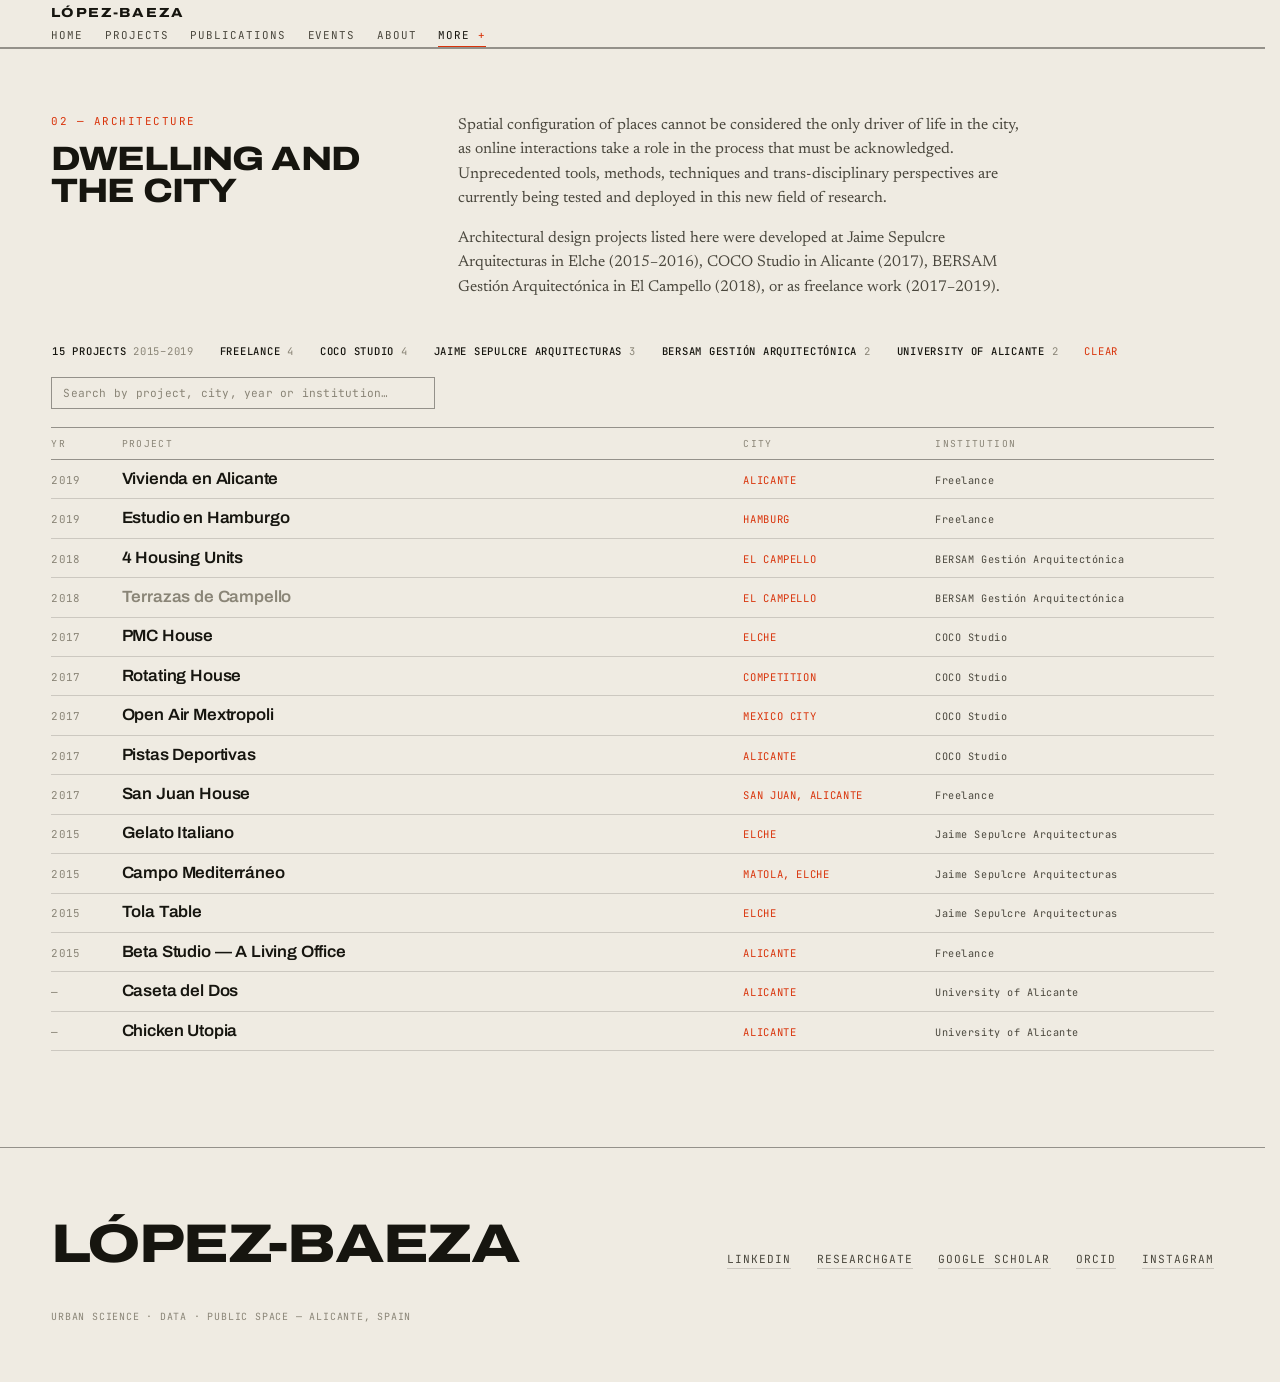
<file: architecture.html>
<!doctype html>
<html lang="en">
<head>
<meta charset="utf-8">
<meta name="viewport" content="width=device-width,initial-scale=1">
<title>Dwelling and the City — Jesús López-Baeza</title>
<meta name="description" content="Urban research on phenomena using open data encompassing social cohesion, activities and livability of places, and citizen preferences in public spaces, among other dynamics.">
<meta property="og:title" content="Dwelling and the City — Jesús López-Baeza">
<meta property="og:description" content="Urban research on phenomena using open data encompassing social cohesion, activities and livability of places, and citizen preferences in public spaces, among other dynamics.">
<meta property="og:type" content="website">
<link rel="preconnect" href="https://fonts.googleapis.com">
<link rel="preconnect" href="https://fonts.gstatic.com" crossorigin>
<link rel="stylesheet" href="https://fonts.googleapis.com/css2?family=Archivo:wdth,wght@62..125,100..900&family=Newsreader:ital,opsz,wght@0,6..72,200..700;1,6..72,200..600&family=JetBrains+Mono:wght@400;500&display=swap">
<link rel="stylesheet" href="assets/style.css">
</head>
<body>
<header class="masthead">
  <div class="wrap">
    <a class="brand" href="index.html">López-Baeza</a>
    <nav class="nav">
        <a href="index.html">Home</a>
        <a href="projects.html">Projects</a>
        <a href="publications.html">Publications</a>
        <a href="events.html">Events</a>
        <a href="about.html">About</a>
        <span class="has-kids is-on" tabindex="0">More <i>+</i><span class="submenu"><a href="tools.html">Tools</a><a href="architecture.html" aria-current="page">Architecture</a><a href="graphic-design.html">Graphic Design</a></span></span>
    </nav>
  </div>
</header>
<main>
<section class="section">
  <div class="wrap">
    <div class="section-head">
      <div><span class="kicker">02 — Architecture</span><h2>Dwelling and the City</h2></div>
      <div class="body"><p>Spatial configuration of places cannot be considered the only driver of life
in the city, as online interactions take a role in the process that must be acknowledged.
Unprecedented tools, methods, techniques and trans-disciplinary perspectives are currently being
tested and deployed in this new field of research.</p>
<p>Architectural design projects listed here were developed at Jaime Sepulcre Arquitecturas in Elche
(2015–2016), COCO Studio in Alicante (2017), BERSAM Gestión Arquitectónica in El Campello (2018),
or as freelance work (2017–2019).</p></div>
    </div>
    <div class="controls"><div class="tally"><span class="facet is-total"><b><span data-count>15</span> projects</b> 2015–2019</span><button class="facet" type="button" data-facet="Freelance" aria-pressed="false"><b>Freelance</b> 4</button><button class="facet" type="button" data-facet="COCO Studio" aria-pressed="false"><b>COCO Studio</b> 4</button><button class="facet" type="button" data-facet="Jaime Sepulcre Arquitecturas" aria-pressed="false"><b>Jaime Sepulcre Arquitecturas</b> 3</button><button class="facet" type="button" data-facet="BERSAM Gestión Arquitectónica" aria-pressed="false"><b>BERSAM Gestión Arquitectónica</b> 2</button><button class="facet" type="button" data-facet="University of Alicante" aria-pressed="false"><b>University of Alicante</b> 2</button><button class="facet is-clear" type="button" data-clear>Clear</button></div><label class="search"><span class="sr">Search</span><input type="search" data-search placeholder="Search by project, city, year or institution…" autocomplete="off"></label></div><div class="table" data-filterable>
<div class="thead"><span>Yr</span><span>Project</span><span>City</span><span>Institution</span><span></span></div>
<a class="trow" href="https://lopezbaeza.wixsite.com/oldblueshoe/apartment-in-alicante" target="_blank" rel="noopener" data-s="vivienda en alicante alicante 2019 freelance" data-f="Freelance" data-y="2019"><span class="t-year">2019</span><span class="t-title">Vivienda en Alicante</span><span class="t-city">Alicante</span><span class="t-org">Freelance</span><span class="t-go">&rarr;</span></a>
<a class="trow" href="https://lopezbaeza.wixsite.com/oldblueshoe/studio-in-hamburg" target="_blank" rel="noopener" data-s="estudio en hamburgo hamburg 2019 freelance" data-f="Freelance" data-y="2019"><span class="t-year">2019</span><span class="t-title">Estudio en Hamburgo</span><span class="t-city">Hamburg</span><span class="t-org">Freelance</span><span class="t-go">&rarr;</span></a>
<a class="trow" href="https://lopezbaeza.wixsite.com/oldblueshoe/4unifamiliares-campello" target="_blank" rel="noopener" data-s="4 housing units el campello 2018 bersam gestión arquitectónica" data-f="BERSAM Gestión Arquitectónica" data-y="2018"><span class="t-year">2018</span><span class="t-title">4 Housing Units</span><span class="t-city">El Campello</span><span class="t-org">BERSAM Gestión Arquitectónica</span><span class="t-go">&rarr;</span></a>
<div class="trow is-flat" data-s="terrazas de campello el campello 2018 bersam gestión arquitectónica" data-f="BERSAM Gestión Arquitectónica" data-y="2018"><span class="t-year">2018</span><span class="t-title">Terrazas de Campello</span><span class="t-city">El Campello</span><span class="t-org">BERSAM Gestión Arquitectónica</span><span class="t-go">&rarr;</span></div>
<a class="trow" href="http://studiococo.wixsite.com/coco/elche-jsa" target="_blank" rel="noopener" data-s="pmc house elche 2017 coco studio" data-f="COCO Studio" data-y="2017"><span class="t-year">2017</span><span class="t-title">PMC House</span><span class="t-city">Elche</span><span class="t-org">COCO Studio</span><span class="t-go">&rarr;</span></a>
<a class="trow" href="http://studiococo.wixsite.com/coco/rotating" target="_blank" rel="noopener" data-s="rotating house competition 2017 coco studio" data-f="COCO Studio" data-y="2017"><span class="t-year">2017</span><span class="t-title">Rotating House</span><span class="t-city">Competition</span><span class="t-org">COCO Studio</span><span class="t-go">&rarr;</span></a>
<a class="trow" href="http://studiococo.wixsite.com/coco/plaza" target="_blank" rel="noopener" data-s="open air mextropoli mexico city 2017 coco studio" data-f="COCO Studio" data-y="2017"><span class="t-year">2017</span><span class="t-title">Open Air Mextropoli</span><span class="t-city">Mexico City</span><span class="t-org">COCO Studio</span><span class="t-go">&rarr;</span></a>
<a class="trow" href="https://studiococo.wixsite.com/coco/las-sirenas" target="_blank" rel="noopener" data-s="pistas deportivas alicante 2017 coco studio" data-f="COCO Studio" data-y="2017"><span class="t-year">2017</span><span class="t-title">Pistas Deportivas</span><span class="t-city">Alicante</span><span class="t-org">COCO Studio</span><span class="t-go">&rarr;</span></a>
<a class="trow" href="https://lopezbaeza.wixsite.com/oldblueshoe/sustainabledesign" target="_blank" rel="noopener" data-s="san juan house san juan, alicante 2017 freelance" data-f="Freelance" data-y="2017"><span class="t-year">2017</span><span class="t-title">San Juan House</span><span class="t-city">San Juan, Alicante</span><span class="t-org">Freelance</span><span class="t-go">&rarr;</span></a>
<a class="trow" href="https://lopezbaeza.wixsite.com/oldblueshoe/gelato" target="_blank" rel="noopener" data-s="gelato italiano elche 2015 jaime sepulcre arquitecturas" data-f="Jaime Sepulcre Arquitecturas" data-y="2015"><span class="t-year">2015</span><span class="t-title">Gelato Italiano</span><span class="t-city">Elche</span><span class="t-org">Jaime Sepulcre Arquitecturas</span><span class="t-go">&rarr;</span></a>
<a class="trow" href="https://lopezbaeza.wixsite.com/oldblueshoe/house-at-matola" target="_blank" rel="noopener" data-s="campo mediterráneo matola, elche 2015 jaime sepulcre arquitecturas" data-f="Jaime Sepulcre Arquitecturas" data-y="2015"><span class="t-year">2015</span><span class="t-title">Campo Mediterráneo</span><span class="t-city">Matola, Elche</span><span class="t-org">Jaime Sepulcre Arquitecturas</span><span class="t-go">&rarr;</span></a>
<a class="trow" href="https://lopezbaeza.wixsite.com/oldblueshoe/jsa-table" target="_blank" rel="noopener" data-s="tola table elche 2015 jaime sepulcre arquitecturas" data-f="Jaime Sepulcre Arquitecturas" data-y="2015"><span class="t-year">2015</span><span class="t-title">Tola Table</span><span class="t-city">Elche</span><span class="t-org">Jaime Sepulcre Arquitecturas</span><span class="t-go">&rarr;</span></a>
<a class="trow" href="https://lopezbaeza.wixsite.com/oldblueshoe/home-office-in-alicante" target="_blank" rel="noopener" data-s="beta studio — a living office alicante 2015 freelance" data-f="Freelance" data-y="2015"><span class="t-year">2015</span><span class="t-title">Beta Studio — A Living Office</span><span class="t-city">Alicante</span><span class="t-org">Freelance</span><span class="t-go">&rarr;</span></a>
<a class="trow" href="https://lopezbaeza.wixsite.com/oldblueshoe/caseta-del-dos" target="_blank" rel="noopener" data-s="caseta del dos alicante — university of alicante" data-f="University of Alicante"><span class="t-year">—</span><span class="t-title">Caseta del Dos</span><span class="t-city">Alicante</span><span class="t-org">University of Alicante</span><span class="t-go">&rarr;</span></a>
<a class="trow" href="https://lopezbaeza.wixsite.com/oldblueshoe/chicken-utopia" target="_blank" rel="noopener" data-s="chicken utopia alicante — university of alicante" data-f="University of Alicante"><span class="t-year">—</span><span class="t-title">Chicken Utopia</span><span class="t-city">Alicante</span><span class="t-org">University of Alicante</span><span class="t-go">&rarr;</span></a>
</div>
<p class="no-hits" data-empty hidden>No projects match that search.</p>
  </div>
</section>
</main>
<footer class="foot">
  <div class="wrap">
    <div class="foot-grid">
      <p class="foot-name">López-Baeza</p>
      <div class="foot-links">
      <a href="https://www.linkedin.com/in/jesuslopezbaeza/" rel="me noopener" target="_blank">LinkedIn</a>
      <a href="https://www.researchgate.net/profile/Jesus-Lopez-Baeza" rel="me noopener" target="_blank">ResearchGate</a>
      <a href="https://scholar.google.com/citations?user=J8rSZxgAAAAJ" rel="me noopener" target="_blank">Google Scholar</a>
      <a href="https://orcid.org/0000-0002-4092-1782" rel="me noopener" target="_blank">ORCID</a>
      <a href="https://instagram.com/lopez.baeza" rel="me noopener" target="_blank">Instagram</a>
      </div>
    </div>
    <p class="colophon">Urban science · data · public space — Alicante, Spain</p>
  </div>
</footer>
<script>
document.querySelectorAll('.carousel').forEach(function(c){
  var t = c.querySelector('.track');
  function step(){ return Math.max(t.clientWidth * 0.8, 240); }
  c.querySelector('.prev').onclick = function(){ t.scrollBy({left:-step(), behavior:'smooth'}); };
  c.querySelector('.next').onclick = function(){ t.scrollBy({left: step(), behavior:'smooth'}); };
});

document.querySelectorAll('.vid-link').forEach(function (a) {
  a.addEventListener('click', function (ev) {
    // file:// can't host a YouTube iframe, so there we just follow the link
    if (location.protocol.indexOf('http') !== 0) return;
    ev.preventDefault();
    var f = document.createElement('iframe');
    f.src = 'https://www.youtube-nocookie.com/embed/' + a.dataset.yt + '?autoplay=1';
    f.title = a.querySelector('img').alt;
    f.allow = 'accelerometer; autoplay; clipboard-write; encrypted-media; picture-in-picture';
    f.allowFullscreen = true;
    f.setAttribute('frameborder', '0');
    a.replaceWith(f);
  });
});
</script>
<script src="assets/filter.js"></script>
<script src="assets/timeline.js"></script>
<script src="assets/spark.js"></script>
</body>
</html>
</file>
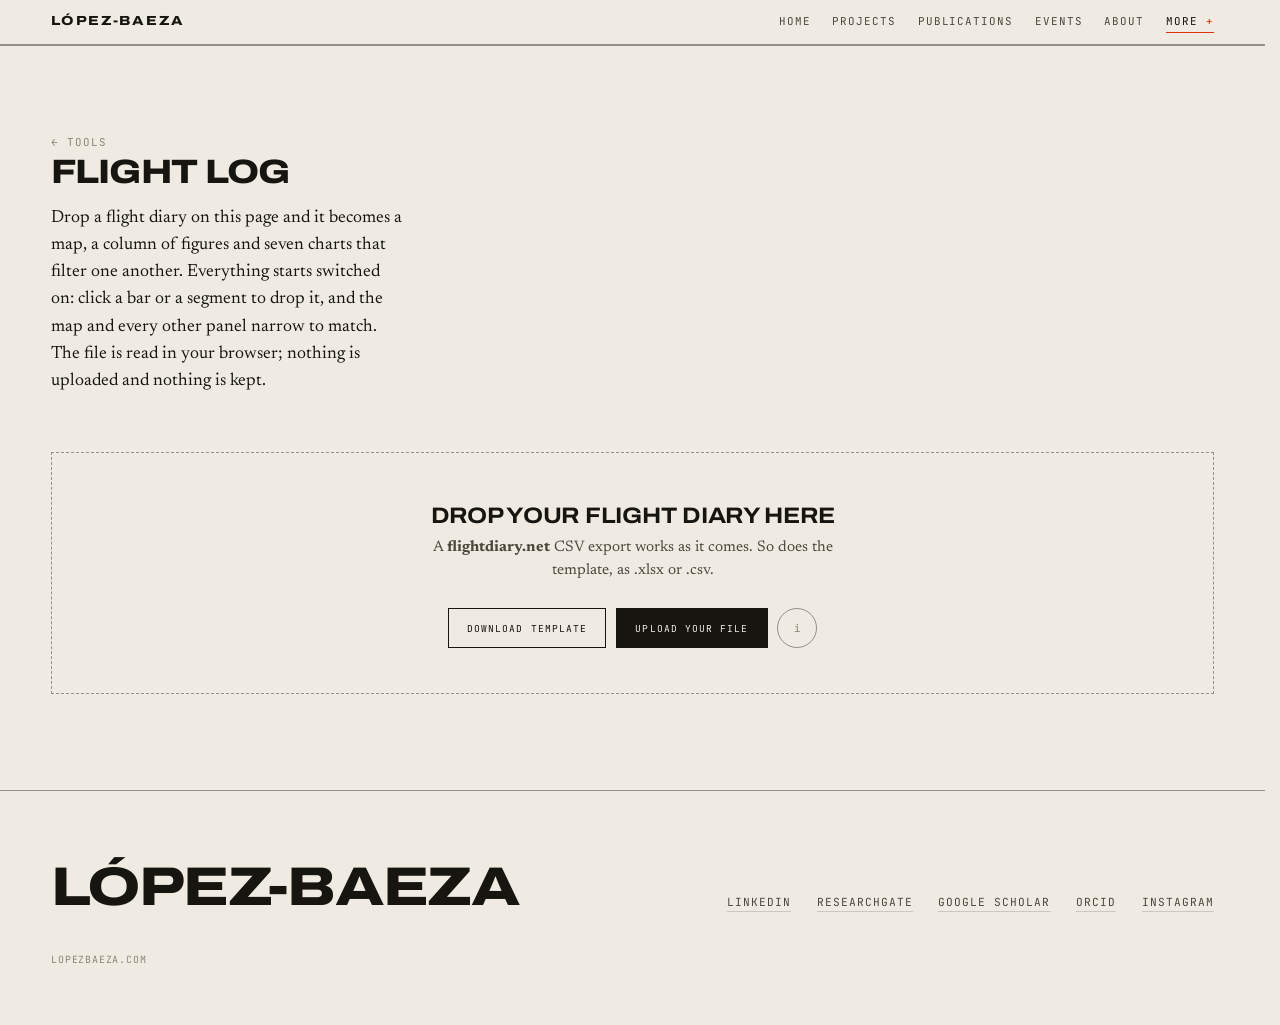
<file: flights.html>
<!doctype html>
<html lang="en">
<head>
<meta charset="utf-8">
<meta name="viewport" content="width=device-width,initial-scale=1">
<title>Flight Log — Jesús López-Baeza</title>
<meta name="description" content="Every flight you have taken, drawn and cross-filtered in your browser.">
<meta property="og:title" content="Flight Log — Jesús López-Baeza">
<meta property="og:description" content="Every flight you have taken, drawn and cross-filtered in your browser.">
<meta property="og:type" content="website">
<link rel="preconnect" href="https://fonts.googleapis.com">
<link rel="preconnect" href="https://fonts.gstatic.com" crossorigin>
<link rel="stylesheet" href="https://fonts.googleapis.com/css2?family=Archivo:wdth,wght@62..125,100..900&family=Newsreader:ital,opsz,wght@0,6..72,200..700;1,6..72,200..600&family=JetBrains+Mono:wght@400;500&display=swap">
<link rel="stylesheet" href="assets/style.css?v=6adce490">
</head>
<body>
<header class="masthead">
  <div class="mast-in">
    <a class="brand" href="index.html">López-Baeza</a>
    <nav class="nav">
        <a href="index.html">Home</a>
        <a href="projects.html">Projects</a>
        <a href="publications.html">Publications</a>
        <a href="events.html">Events</a>
        <a href="about.html">About</a>
        <span class="has-kids is-on" tabindex="0">More <i>+</i><span class="submenu"><a href="tools.html" aria-current="page">Tools</a><a href="mailto:jesus.lopez@spinunit.org">Contact</a></span></span>
    </nav>
  </div>
</header>
<main>
<section class="section" id="fl" data-airports="assets/airports.js?v=d893ed74">
  <div class="wrap">
    <a class="back" href="tools.html">&larr; Tools</a>
    <div class="section-head">
      <div>
        <h2>Flight Log</h2>
        <p class="body">Drop a flight diary on this page and it becomes a map, a
        column of figures and seven charts that filter one another. Everything starts
        switched on: click a bar or a segment to drop it, and the map and every other
        panel narrow to match. The file is read in your browser; nothing is uploaded
        and nothing is kept.</p>
      </div>
    </div>

    <div id="fl-drop" class="fl-drop">
      <h3>Drop your flight diary here</h3>
      <p class="fl-sub">A <b>flightdiary.net</b> CSV export works as it comes. So does
      the template, as .xlsx or .csv.</p>
      <div class="fl-actions">
        <a class="fl-btn" href="assets/flight-template.xlsx" download>Download template</a>
        <button class="fl-btn is-primary" type="button" id="fl-pick">Upload your file</button>
        <span class="fl-info" tabindex="0" role="note" aria-label="How your file is handled">i<span class="fl-pop">
          <b>Download the template, fill in your flights, then click Upload your file
          to see the dashboard.</b>
          No data is uploaded and nothing is stored. The file is read in your own
          browser, no copy is kept and nothing is sent anywhere. Close the tab and it
          is gone. Airport coordinates come from a table served with this page, which
          is the only thing it loads.
        </span></span>
      </div>
      <input type="file" id="fl-file" accept=".csv,.xlsx,.xlsm,.xls" hidden>
      <p class="fl-err" id="fl-err" hidden></p>
    </div>

    <div id="fl-app" hidden>
      <div class="fl-bar">
        <div class="fl-controls">
          <label class="fl-ctl">Colour by
            <select id="fl-colorby">
              <option value="reason" selected>Purpose</option>
              <option value="airline">Airline</option>
              <option value="aircraft">Aircraft</option>
            </select>
          </label>
          <label class="fl-ctl">Projection
            <select id="fl-projection">
              <option value="natural earth" selected>Natural Earth</option>
              <option value="equirectangular">Equirectangular</option>
              <option value="orthographic">Globe</option>
              <option value="mercator">Mercator</option>
              <option value="mollweide">Mollweide</option>
              <option value="azimuthal equal area">Azimuthal</option>
            </select>
          </label>
          <label class="fl-ctl is-check"><input type="checkbox" id="fl-airports"> Label airports</label>
        </div>
        <!-- on the control line rather than above the figures, so the map and
             the figures beside it start at the same height -->
        <div class="fl-chips" id="fl-chips"></div>
        <p class="fl-meta" id="fl-meta"></p>
      </div>

      <!-- map and figures share a row and a height -->
      <div class="fl-top">
        <div class="fl-mapbox">
          <div class="fl-map" id="fl-map"></div>
          <!-- the legend is ours, not Plotly's: it has to list every category
               in the diary whether or not that category is currently drawn -->
          <div class="fl-legend" id="fl-legend"></div>
        </div>
        <div class="fl-side">
          <div class="kpis fl-cells" id="fl-kpis">
            <div class="stat" data-s="legs"><span>Flights<span class="wi" tabindex="0" role="note">i<span class="wi-pop">Legs in the current selection. A return trip counts as two.</span></span></span><b>&mdash;</b><i></i></div>
            <div class="stat" data-s="rate"><span>Per year<span class="wi" tabindex="0" role="note">i<span class="wi-pop">Flights divided by the number of years the selection spans — first year to last, not the whole diary.</span></span></span><b>&mdash;</b><i></i></div>
            <div class="stat is-delta" data-s="last"><span>Last full year<span class="wi" tabindex="0" role="note">i<span class="wi-pop">Flights in the last complete calendar year, against the year before it. The current year is still running, so it is left out of the comparison.</span></span></span><b>&mdash;</b><i></i></div>
            <div class="stat" data-s="permonth"><span>Per active month<span class="wi" tabindex="0" role="note">i<span class="wi-pop">Flights divided by the number of distinct months that contain at least one flight.</span></span></span><b>&mdash;</b><i></i></div>
            <div class="stat" data-s="km"><span>Distance<span class="wi" tabindex="0" role="note">i<span class="wi-pop">Great-circle distance between airports, summed. Your file does not carry distances — these are computed from the coordinates, so they are shorter than the track actually flown.</span></span></span><b>&mdash;</b><i></i></div>
            <div class="stat" data-s="laps"><span>Earth laps<span class="wi" tabindex="0" role="note">i<span class="wi-pop">Total distance divided by 40,075 km, the equatorial circumference.</span></span></span><b>&mdash;</b><i></i></div>
            <div class="stat" data-s="moon"><span>To the Moon<span class="wi" tabindex="0" role="note">i<span class="wi-pop">Total distance divided by 384,400 km, the mean Earth–Moon distance. Below one whole trip it is shown as a percentage of the way there.</span></span></span><b>&mdash;</b><i></i></div>
            <div class="stat" data-s="hours"><span>Air time<span class="wi" tabindex="0" role="note">i<span class="wi-pop">Recorded durations, summed. Where a row has no duration it is estimated at 800 km/h plus half an hour, and the label says so.</span></span></span><b>&mdash;</b><i></i></div>
            <div class="stat" data-s="avgleg"><span>Average leg<span class="wi" tabindex="0" role="note">i<span class="wi-pop">Total distance divided by the number of legs.</span></span></span><b>&mdash;</b><i></i></div>
            <div class="stat" data-s="avgdur"><span>Average duration<span class="wi" tabindex="0" role="note">i<span class="wi-pop">Air time divided by the number of legs.</span></span></span><b>&mdash;</b><i></i></div>
            <div class="stat" data-s="longest"><span>Longest leg<span class="wi" tabindex="0" role="note">i<span class="wi-pop">The single longest flight in the selection, in kilometres.</span></span></span><b>&mdash;</b><i></i></div>
            <div class="stat" data-s="shortest"><span>Shortest leg<span class="wi" tabindex="0" role="note">i<span class="wi-pop">The single shortest flight in the selection.</span></span></span><b>&mdash;</b><i></i></div>
            <div class="stat" data-s="airports"><span>Airports<span class="wi" tabindex="0" role="note">i<span class="wi-pop">Distinct airports appearing as either origin or destination.</span></span></span><b>&mdash;</b><i></i></div>
            <div class="stat" data-s="countries"><span>Countries<span class="wi" tabindex="0" role="note">i<span class="wi-pop">Distinct countries of the airports touched, from the built-in airport table.</span></span></span><b>&mdash;</b><i></i></div>
            <div class="stat" data-s="airlines"><span>Airlines<span class="wi" tabindex="0" role="note">i<span class="wi-pop">Distinct airlines in the selection.</span></span></span><b>&mdash;</b><i></i></div>
            <div class="stat" data-s="aircraft"><span>Most flown<span class="wi" tabindex="0" role="note">i<span class="wi-pop">The aircraft type appearing most often, and its share.</span></span></span><b>&mdash;</b><i></i></div>
            <div class="stat" data-s="tails"><span>Tail numbers<span class="wi" tabindex="0" role="note">i<span class="wi-pop">Distinct registrations — individual aircraft rather than types. Only counts rows where a registration was recorded.</span></span></span><b>&mdash;</b><i></i></div>
            <div class="stat" data-s="busyyear"><span>Busiest year<span class="wi" tabindex="0" role="note">i<span class="wi-pop">The year holding the most flights in the selection.</span></span></span><b>&mdash;</b><i></i></div>
            <div class="stat" data-s="busymonth"><span>Busiest month<span class="wi" tabindex="0" role="note">i<span class="wi-pop">The calendar month with most flights across all years — which month of the year you fly, not which month.</span></span></span><b>&mdash;</b><i></i></div>
            <div class="stat" data-s="gap"><span>Longest gap<span class="wi" tabindex="0" role="note">i<span class="wi-pop">The widest interval between two consecutive flights, in days.</span></span></span><b>&mdash;</b><i></i></div>
            <div class="stat" data-s="since"><span>Days since<span class="wi" tabindex="0" role="note">i<span class="wi-pop">Days between today and the most recent flight in the selection.</span></span></span><b>&mdash;</b><i></i></div>
            <div class="stat" data-s="first"><span>First flight<span class="wi" tabindex="0" role="note">i<span class="wi-pop">The earliest flight in the file. Not affected by filters.</span></span></span><b>&mdash;</b><i></i></div>
            <div class="stat" data-s="recent"><span>Latest flight<span class="wi" tabindex="0" role="note">i<span class="wi-pop">The most recent flight in the file. Not affected by filters.</span></span></span><b>&mdash;</b><i></i></div>
          </div>
        </div>
      </div>

      <div class="fl-ladder" data-ladder>
        <div class="fl-lad-head">
          <b id="fl-lad-km">&mdash;</b>
          <span class="fl-hint">the marks are explained on hover · logarithmic scale</span>
          <span class="fl-lad-alt" id="fl-lad-v">&mdash;</span>
        </div>
        <div class="fl-lad-t" id="fl-lad-t" tabindex="0">
          <i id="fl-lad-fill"></i>
          <span class="fl-lad-pop" id="fl-lad-pop"></span>
        </div>
        <div class="fl-lad-ax" id="fl-lad-ax"></div>
      </div>

      <div class="kpis fl-bars" id="fl-bars">
        <div class="statbar" data-bar="spread-airline"><span>Airline spread<span class="wi" tabindex="0" role="note">i<span class="wi-pop">Normalised Shannon entropy over airlines: 0% means every flight is on one carrier, 100% means they are spread evenly across all of them. Dividing by log(number of airlines) is what lets this be compared with the bars beside it.</span></span></span><b>&mdash;</b><div class="statbar-t"><i></i></div><em></em></div>
        <div class="statbar" data-bar="spread-route"><span>Route spread<span class="wi" tabindex="0" role="note">i<span class="wi-pop">The same index over routes, treating A→B and B→A as one route. Low means a commute; high means you rarely fly the same pair twice.</span></span></span><b>&mdash;</b><div class="statbar-t"><i></i></div><em></em></div>
        <div class="statbar" data-bar="spread-aircraft"><span>Aircraft spread<span class="wi" tabindex="0" role="note">i<span class="wi-pop">The same index over aircraft types.</span></span></span><b>&mdash;</b><div class="statbar-t"><i></i></div><em></em></div>
        <div class="statbar" data-bar="spread-country"><span>Country spread<span class="wi" tabindex="0" role="note">i<span class="wi-pop">The same index over the country flown to, falling back to the country flown from where the destination could not be placed.</span></span></span><b>&mdash;</b><div class="statbar-t"><i></i></div><em></em></div>
        <div class="statbar" data-bar="longhaul"><span>Long-haul share<span class="wi" tabindex="0" role="note">i<span class="wi-pop">Share of legs of 4,000 km or more — the conventional long-haul threshold.</span></span></span><b>&mdash;</b><div class="statbar-t"><i></i></div><em></em></div>
        <div class="statbar" data-bar="returns"><span>Matched returns<span class="wi" tabindex="0" role="note">i<span class="wi-pop">Share of legs belonging to an even number of flights on the same unordered route. A rough reading of how often a trip out came back the same way.</span></span></span><b>&mdash;</b><div class="statbar-t"><i></i></div><em></em></div>
        <div class="statbar" data-bar="cabin"><span>Dominant cabin<span class="wi" tabindex="0" role="note">i<span class="wi-pop">The most common travel class and its share of the selection.</span></span></span><b>&mdash;</b><div class="statbar-t"><i></i></div><em></em></div>
        <div class="statbar" data-bar="business"><span>Flown for work<span class="wi" tabindex="0" role="note">i<span class="wi-pop">Share of legs recorded with a work-related purpose.</span></span></span><b>&mdash;</b><div class="statbar-t"><i></i></div><em></em></div>
        <div class="statbar" data-bar="domestic"><span>Same country<span class="wi" tabindex="0" role="note">i<span class="wi-pop">Share of legs that begin and end in the same country.</span></span></span><b>&mdash;</b><div class="statbar-t"><i></i></div><em></em></div>
      </div>

      <div class="fl-grid">
          <figure class="fl-w" data-w="year">
            <figcaption><span class="fl-wt">Flights per year</span><span class="fl-hint">Click a point to see only that year.</span><span class="fl-wtools"><button class="fl-clear" type="button" data-clear="year" hidden>Clear</button></span></figcaption>
            <div class="fl-plot"><div id="fl-w-year"></div></div>
          </figure>
          <figure class="fl-w" data-w="route">
            <figcaption><span class="fl-wt">Routes</span><span class="fl-hint">A→B and B→A counted together. Click to isolate.</span><span class="fl-wtools"><button class="fl-sort" type="button" data-sort="route" aria-label="Reverse the order">&darr;</button><button class="fl-clear" type="button" data-clear="route" hidden>Clear</button></span></figcaption>
            <div class="fl-plot is-scroll"><div id="fl-w-route"></div></div>
          </figure>
          <figure class="fl-w" data-w="month">
            <figcaption><span class="fl-wt">By month of year</span><span class="fl-hint">Which month you fly, across all years. Click to isolate.</span><span class="fl-wtools"><button class="fl-clear" type="button" data-clear="month" hidden>Clear</button></span></figcaption>
            <div class="fl-plot"><div id="fl-w-month"></div></div>
          </figure>
          <figure class="fl-w" data-w="dow">
            <figcaption><span class="fl-wt">By day of week</span><span class="fl-hint">Which day you fly, across all years. Click to isolate.</span><span class="fl-wtools"><button class="fl-clear" type="button" data-clear="dow" hidden>Clear</button></span></figcaption>
            <div class="fl-plot"><div id="fl-w-dow"></div></div>
          </figure>
          <figure class="fl-w" data-w="reason">
            <figcaption><span class="fl-wt">Purpose</span><span class="fl-hint">Click a segment to see only that one.</span><span class="fl-wtools"><button class="fl-clear" type="button" data-clear="reason" hidden>Clear</button></span></figcaption>
            <div class="fl-plot is-donut"><div id="fl-w-reason"></div></div>
          </figure>
          <figure class="fl-w" data-w="class">
            <figcaption><span class="fl-wt">Travel class</span><span class="fl-hint">Click a segment to see only that one.</span><span class="fl-wtools"><button class="fl-clear" type="button" data-clear="class" hidden>Clear</button></span></figcaption>
            <div class="fl-plot is-donut"><div id="fl-w-class"></div></div>
          </figure>
          <figure class="fl-w" data-w="airline">
            <figcaption><span class="fl-wt">Airlines</span><span class="fl-hint">Scroll for the full ranking.</span><span class="fl-wtools"><button class="fl-sort" type="button" data-sort="airline" aria-label="Reverse the order">&darr;</button><button class="fl-clear" type="button" data-clear="airline" hidden>Clear</button></span></figcaption>
            <div class="fl-plot is-scroll"><div id="fl-w-airline"></div></div>
          </figure>
          <figure class="fl-w" data-w="airport">
            <figcaption><span class="fl-wt">Airports</span><span class="fl-hint">Both ends of every leg count. Click to isolate.</span><span class="fl-wtools"><button class="fl-sort" type="button" data-sort="airport" aria-label="Reverse the order">&darr;</button><button class="fl-clear" type="button" data-clear="airport" hidden>Clear</button></span></figcaption>
            <div class="fl-plot is-scroll"><div id="fl-w-airport"></div></div>
          </figure>
          <figure class="fl-w" data-w="aircraft">
            <figcaption><span class="fl-wt">Aircraft types</span><span class="fl-hint">Scroll for the full ranking.</span><span class="fl-wtools"><button class="fl-sort" type="button" data-sort="aircraft" aria-label="Reverse the order">&darr;</button><button class="fl-clear" type="button" data-clear="aircraft" hidden>Clear</button></span></figcaption>
            <div class="fl-plot is-scroll"><div id="fl-w-aircraft"></div></div>
          </figure>
      </div>

      <div class="fl-tablewrap" id="fl-table"></div>
    </div>
  </div>
</section>
</main>
<footer class="foot">
  <div class="wrap">
    <div class="foot-grid">
      <p class="foot-name">López-Baeza</p>
      <div class="foot-links">
      <a href="https://www.linkedin.com/in/jesuslopezbaeza/" rel="me noopener" target="_blank">LinkedIn</a>
      <a href="https://www.researchgate.net/profile/Jesus-Lopez-Baeza" rel="me noopener" target="_blank">ResearchGate</a>
      <a href="https://scholar.google.com/citations?user=J8rSZxgAAAAJ" rel="me noopener" target="_blank">Google Scholar</a>
      <a href="https://orcid.org/0000-0002-4092-1782" rel="me noopener" target="_blank">ORCID</a>
      <a href="https://instagram.com/lopez.baeza" rel="me noopener" target="_blank">Instagram</a>
      </div>
    </div>
    <p class="colophon"><a href="index.html">lopezbaeza.com</a></p>
  </div>
</footer>
<script>
document.querySelectorAll('.carousel').forEach(function(c){
  var t = c.querySelector('.track');
  function step(){ return Math.max(t.clientWidth * 0.8, 240); }
  c.querySelector('.prev').onclick = function(){ t.scrollBy({left:-step(), behavior:'smooth'}); };
  c.querySelector('.next').onclick = function(){ t.scrollBy({left: step(), behavior:'smooth'}); };
});

document.querySelectorAll('.vid-link').forEach(function (a) {
  a.addEventListener('click', function (ev) {
    // file:// can't host a YouTube iframe, so there we just follow the link
    if (location.protocol.indexOf('http') !== 0) return;
    ev.preventDefault();
    var f = document.createElement('iframe');
    f.src = 'https://www.youtube-nocookie.com/embed/' + a.dataset.yt + '?autoplay=1';
    f.title = a.querySelector('img').alt;
    f.allow = 'accelerometer; autoplay; clipboard-write; encrypted-media; picture-in-picture';
    f.allowFullscreen = true;
    f.setAttribute('frameborder', '0');
    a.replaceWith(f);
  });
});
</script>
<script src="assets/wi.js?v=f2f666fa"></script>
<script src="assets/filter.js?v=83b50b9c"></script>
<script src="assets/timeline.js?v=4cbc760e"></script>
<script src="assets/spark.js?v=9d6b259e"></script>
<script src="assets/flkpi.js?v=569fc575"></script>
<script src="assets/flights.js?v=242b4e40"></script>
</body>
</html>
</file>
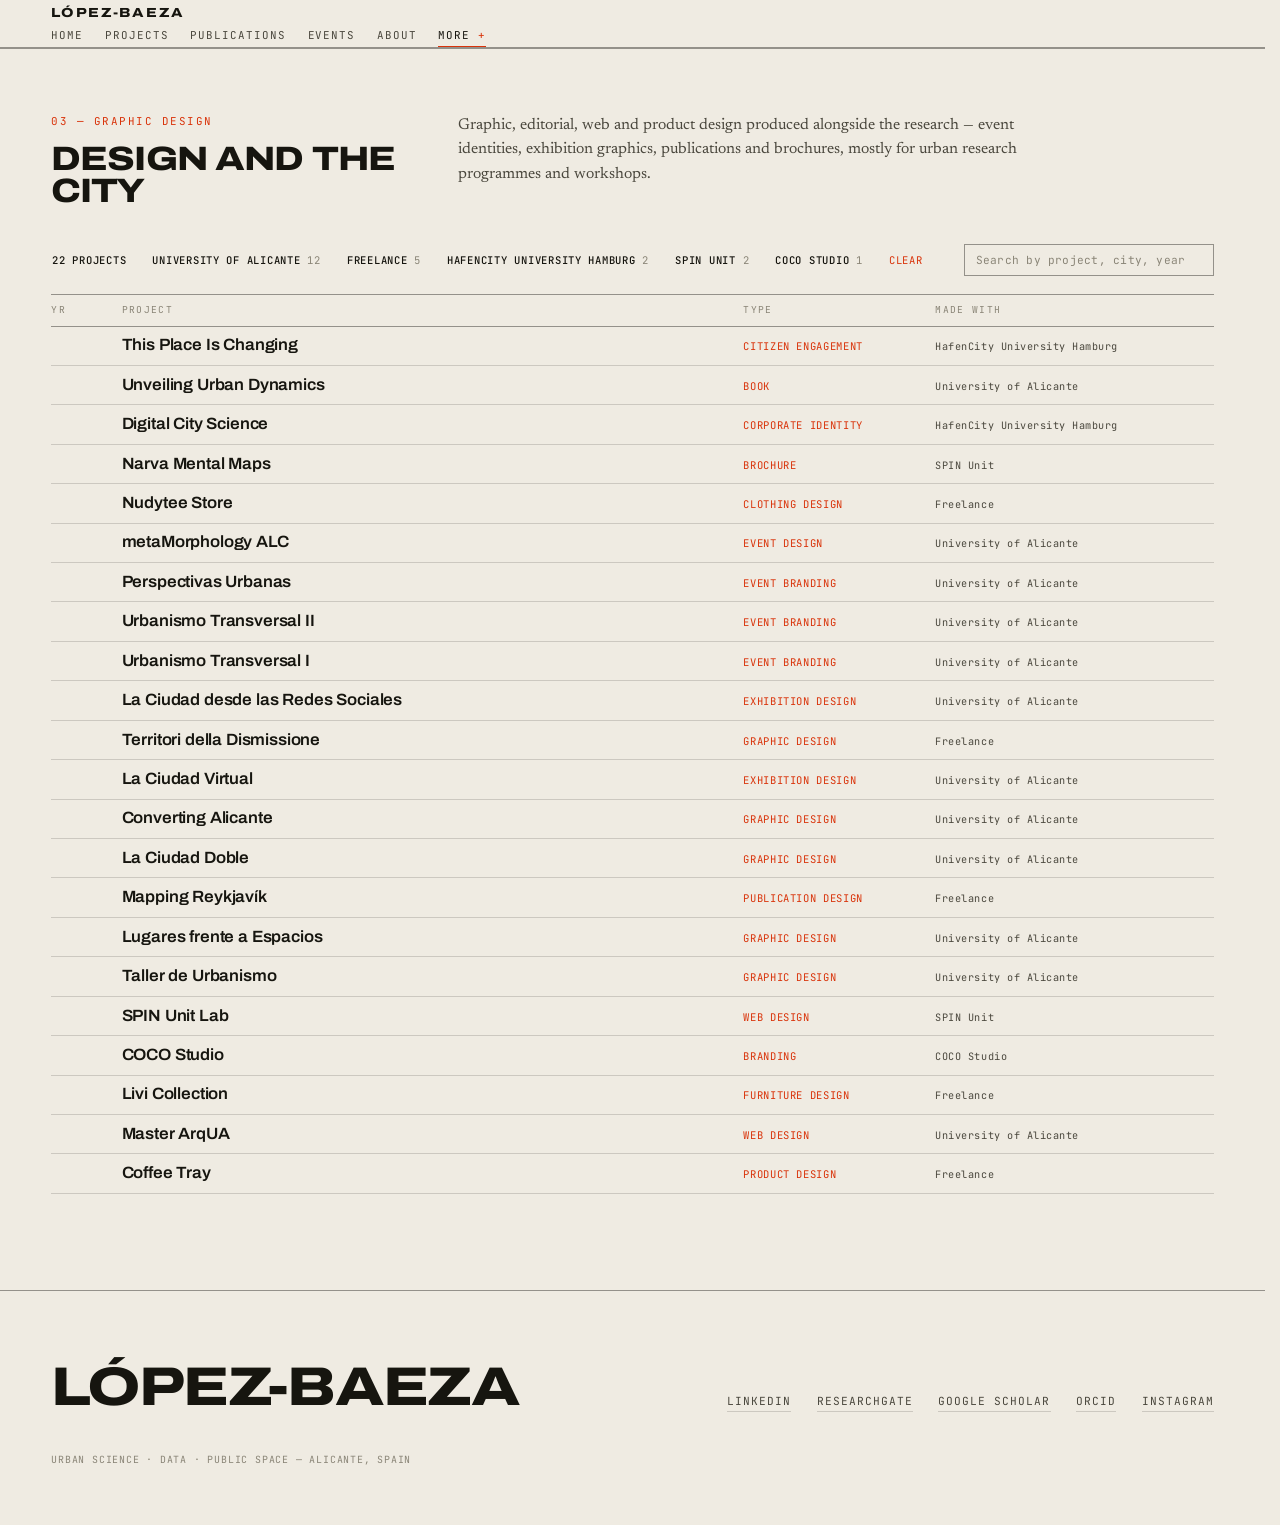
<file: graphic-design.html>
<!doctype html>
<html lang="en">
<head>
<meta charset="utf-8">
<meta name="viewport" content="width=device-width,initial-scale=1">
<title>Design and the City — Jesús López-Baeza</title>
<meta name="description" content="Urban research on phenomena using open data encompassing social cohesion, activities and livability of places, and citizen preferences in public spaces, among other dynamics.">
<meta property="og:title" content="Design and the City — Jesús López-Baeza">
<meta property="og:description" content="Urban research on phenomena using open data encompassing social cohesion, activities and livability of places, and citizen preferences in public spaces, among other dynamics.">
<meta property="og:type" content="website">
<link rel="preconnect" href="https://fonts.googleapis.com">
<link rel="preconnect" href="https://fonts.gstatic.com" crossorigin>
<link rel="stylesheet" href="https://fonts.googleapis.com/css2?family=Archivo:wdth,wght@62..125,100..900&family=Newsreader:ital,opsz,wght@0,6..72,200..700;1,6..72,200..600&family=JetBrains+Mono:wght@400;500&display=swap">
<link rel="stylesheet" href="assets/style.css">
</head>
<body>
<header class="masthead">
  <div class="wrap">
    <a class="brand" href="index.html">López-Baeza</a>
    <nav class="nav">
        <a href="index.html">Home</a>
        <a href="projects.html">Projects</a>
        <a href="publications.html">Publications</a>
        <a href="events.html">Events</a>
        <a href="about.html">About</a>
        <span class="has-kids is-on" tabindex="0">More <i>+</i><span class="submenu"><a href="tools.html">Tools</a><a href="architecture.html">Architecture</a><a href="graphic-design.html" aria-current="page">Graphic Design</a></span></span>
    </nav>
  </div>
</header>
<main>
<section class="section">
  <div class="wrap">
    <div class="section-head">
      <div><span class="kicker">03 — Graphic Design</span><h2>Design and the City</h2></div>
      <div class="body"><p>Graphic, editorial, web and product design produced alongside the research —
event identities, exhibition graphics, publications and brochures, mostly for urban research
programmes and workshops.</p></div>
    </div>
    <div class="controls"><div class="tally"><span class="facet is-total"><b><span data-count>22</span> projects</b> </span><button class="facet" type="button" data-facet="University of Alicante" aria-pressed="false"><b>University of Alicante</b> 12</button><button class="facet" type="button" data-facet="Freelance" aria-pressed="false"><b>Freelance</b> 5</button><button class="facet" type="button" data-facet="HafenCity University Hamburg" aria-pressed="false"><b>HafenCity University Hamburg</b> 2</button><button class="facet" type="button" data-facet="SPIN Unit" aria-pressed="false"><b>SPIN Unit</b> 2</button><button class="facet" type="button" data-facet="COCO Studio" aria-pressed="false"><b>COCO Studio</b> 1</button><button class="facet is-clear" type="button" data-clear>Clear</button></div><label class="search"><span class="sr">Search</span><input type="search" data-search placeholder="Search by project, city, year or institution…" autocomplete="off"></label></div><div class="table" data-filterable>
<div class="thead"><span>Yr</span><span>Project</span><span>Type</span><span>Made with</span><span></span></div>
<a class="trow" href="https://lopezbaeza.wixsite.com/oldblueshoe/graphic" target="_blank" rel="noopener" data-s="this place is changing citizen engagement  hafencity university hamburg" data-f="HafenCity University Hamburg"><span class="t-year"></span><span class="t-title">This Place Is Changing</span><span class="t-city">Citizen engagement</span><span class="t-org">HafenCity University Hamburg</span><span class="t-go">&rarr;</span></a>
<a class="trow" href="https://lopezbaeza.wixsite.com/oldblueshoe/graphic" target="_blank" rel="noopener" data-s="unveiling urban dynamics book  university of alicante" data-f="University of Alicante"><span class="t-year"></span><span class="t-title">Unveiling Urban Dynamics</span><span class="t-city">Book</span><span class="t-org">University of Alicante</span><span class="t-go">&rarr;</span></a>
<a class="trow" href="https://lopezbaeza.wixsite.com/oldblueshoe/graphic" target="_blank" rel="noopener" data-s="digital city science corporate identity  hafencity university hamburg" data-f="HafenCity University Hamburg"><span class="t-year"></span><span class="t-title">Digital City Science</span><span class="t-city">Corporate identity</span><span class="t-org">HafenCity University Hamburg</span><span class="t-go">&rarr;</span></a>
<a class="trow" href="https://lopezbaeza.wixsite.com/oldblueshoe/graphic" target="_blank" rel="noopener" data-s="narva mental maps brochure  spin unit" data-f="SPIN Unit"><span class="t-year"></span><span class="t-title">Narva Mental Maps</span><span class="t-city">Brochure</span><span class="t-org">SPIN Unit</span><span class="t-go">&rarr;</span></a>
<a class="trow" href="https://lopezbaeza.wixsite.com/oldblueshoe/graphic" target="_blank" rel="noopener" data-s="nudytee store clothing design  freelance" data-f="Freelance"><span class="t-year"></span><span class="t-title">Nudytee Store</span><span class="t-city">Clothing design</span><span class="t-org">Freelance</span><span class="t-go">&rarr;</span></a>
<a class="trow" href="https://lopezbaeza.wixsite.com/oldblueshoe/graphic" target="_blank" rel="noopener" data-s="metamorphology alc event design  university of alicante" data-f="University of Alicante"><span class="t-year"></span><span class="t-title">metaMorphology ALC</span><span class="t-city">Event design</span><span class="t-org">University of Alicante</span><span class="t-go">&rarr;</span></a>
<a class="trow" href="https://lopezbaeza.wixsite.com/oldblueshoe/graphic" target="_blank" rel="noopener" data-s="perspectivas urbanas event branding  university of alicante" data-f="University of Alicante"><span class="t-year"></span><span class="t-title">Perspectivas Urbanas</span><span class="t-city">Event branding</span><span class="t-org">University of Alicante</span><span class="t-go">&rarr;</span></a>
<a class="trow" href="https://lopezbaeza.wixsite.com/oldblueshoe/graphic" target="_blank" rel="noopener" data-s="urbanismo transversal ii event branding  university of alicante" data-f="University of Alicante"><span class="t-year"></span><span class="t-title">Urbanismo Transversal II</span><span class="t-city">Event branding</span><span class="t-org">University of Alicante</span><span class="t-go">&rarr;</span></a>
<a class="trow" href="https://lopezbaeza.wixsite.com/oldblueshoe/graphic" target="_blank" rel="noopener" data-s="urbanismo transversal i event branding  university of alicante" data-f="University of Alicante"><span class="t-year"></span><span class="t-title">Urbanismo Transversal I</span><span class="t-city">Event branding</span><span class="t-org">University of Alicante</span><span class="t-go">&rarr;</span></a>
<a class="trow" href="https://lopezbaeza.wixsite.com/oldblueshoe/graphic" target="_blank" rel="noopener" data-s="la ciudad desde las redes sociales exhibition design  university of alicante" data-f="University of Alicante"><span class="t-year"></span><span class="t-title">La Ciudad desde las Redes Sociales</span><span class="t-city">Exhibition design</span><span class="t-org">University of Alicante</span><span class="t-go">&rarr;</span></a>
<a class="trow" href="https://lopezbaeza.wixsite.com/oldblueshoe/graphic" target="_blank" rel="noopener" data-s="territori della dismissione graphic design  freelance" data-f="Freelance"><span class="t-year"></span><span class="t-title">Territori della Dismissione</span><span class="t-city">Graphic design</span><span class="t-org">Freelance</span><span class="t-go">&rarr;</span></a>
<a class="trow" href="https://lopezbaeza.wixsite.com/oldblueshoe/graphic" target="_blank" rel="noopener" data-s="la ciudad virtual exhibition design  university of alicante" data-f="University of Alicante"><span class="t-year"></span><span class="t-title">La Ciudad Virtual</span><span class="t-city">Exhibition design</span><span class="t-org">University of Alicante</span><span class="t-go">&rarr;</span></a>
<a class="trow" href="https://lopezbaeza.wixsite.com/oldblueshoe/graphic" target="_blank" rel="noopener" data-s="converting alicante graphic design  university of alicante" data-f="University of Alicante"><span class="t-year"></span><span class="t-title">Converting Alicante</span><span class="t-city">Graphic design</span><span class="t-org">University of Alicante</span><span class="t-go">&rarr;</span></a>
<a class="trow" href="https://lopezbaeza.wixsite.com/oldblueshoe/graphic" target="_blank" rel="noopener" data-s="la ciudad doble graphic design  university of alicante" data-f="University of Alicante"><span class="t-year"></span><span class="t-title">La Ciudad Doble</span><span class="t-city">Graphic design</span><span class="t-org">University of Alicante</span><span class="t-go">&rarr;</span></a>
<a class="trow" href="https://lopezbaeza.wixsite.com/oldblueshoe/graphic" target="_blank" rel="noopener" data-s="mapping reykjavík publication design  freelance" data-f="Freelance"><span class="t-year"></span><span class="t-title">Mapping Reykjavík</span><span class="t-city">Publication design</span><span class="t-org">Freelance</span><span class="t-go">&rarr;</span></a>
<a class="trow" href="https://lopezbaeza.wixsite.com/oldblueshoe/graphic" target="_blank" rel="noopener" data-s="lugares frente a espacios graphic design  university of alicante" data-f="University of Alicante"><span class="t-year"></span><span class="t-title">Lugares frente a Espacios</span><span class="t-city">Graphic design</span><span class="t-org">University of Alicante</span><span class="t-go">&rarr;</span></a>
<a class="trow" href="https://lopezbaeza.wixsite.com/oldblueshoe/graphic" target="_blank" rel="noopener" data-s="taller de urbanismo graphic design  university of alicante" data-f="University of Alicante"><span class="t-year"></span><span class="t-title">Taller de Urbanismo</span><span class="t-city">Graphic design</span><span class="t-org">University of Alicante</span><span class="t-go">&rarr;</span></a>
<a class="trow" href="http://spinunit.eu" target="_blank" rel="noopener" data-s="spin unit lab web design  spin unit" data-f="SPIN Unit"><span class="t-year"></span><span class="t-title">SPIN Unit Lab</span><span class="t-city">Web design</span><span class="t-org">SPIN Unit</span><span class="t-go">&rarr;</span></a>
<a class="trow" href="http://studiococo.wixsite.com/coco/brand" target="_blank" rel="noopener" data-s="coco studio branding  coco studio" data-f="COCO Studio"><span class="t-year"></span><span class="t-title">COCO Studio</span><span class="t-city">Branding</span><span class="t-org">COCO Studio</span><span class="t-go">&rarr;</span></a>
<a class="trow" href="https://lopezbaeza.wixsite.com/oldblueshoe/furniture" target="_blank" rel="noopener" data-s="livi collection furniture design  freelance" data-f="Freelance"><span class="t-year"></span><span class="t-title">Livi Collection</span><span class="t-city">Furniture design</span><span class="t-org">Freelance</span><span class="t-go">&rarr;</span></a>
<a class="trow" href="https://lopezbaeza.wixsite.com/oldblueshoe/web" target="_blank" rel="noopener" data-s="master arqua web design  university of alicante" data-f="University of Alicante"><span class="t-year"></span><span class="t-title">Master ArqUA</span><span class="t-city">Web design</span><span class="t-org">University of Alicante</span><span class="t-go">&rarr;</span></a>
<a class="trow" href="https://lopezbaeza.wixsite.com/oldblueshoe/tray" target="_blank" rel="noopener" data-s="coffee tray product design  freelance" data-f="Freelance"><span class="t-year"></span><span class="t-title">Coffee Tray</span><span class="t-city">Product design</span><span class="t-org">Freelance</span><span class="t-go">&rarr;</span></a>
</div>
<p class="no-hits" data-empty hidden>No projects match that search.</p>
  </div>
</section>
</main>
<footer class="foot">
  <div class="wrap">
    <div class="foot-grid">
      <p class="foot-name">López-Baeza</p>
      <div class="foot-links">
      <a href="https://www.linkedin.com/in/jesuslopezbaeza/" rel="me noopener" target="_blank">LinkedIn</a>
      <a href="https://www.researchgate.net/profile/Jesus-Lopez-Baeza" rel="me noopener" target="_blank">ResearchGate</a>
      <a href="https://scholar.google.com/citations?user=J8rSZxgAAAAJ" rel="me noopener" target="_blank">Google Scholar</a>
      <a href="https://orcid.org/0000-0002-4092-1782" rel="me noopener" target="_blank">ORCID</a>
      <a href="https://instagram.com/lopez.baeza" rel="me noopener" target="_blank">Instagram</a>
      </div>
    </div>
    <p class="colophon">Urban science · data · public space — Alicante, Spain</p>
  </div>
</footer>
<script>
document.querySelectorAll('.carousel').forEach(function(c){
  var t = c.querySelector('.track');
  function step(){ return Math.max(t.clientWidth * 0.8, 240); }
  c.querySelector('.prev').onclick = function(){ t.scrollBy({left:-step(), behavior:'smooth'}); };
  c.querySelector('.next').onclick = function(){ t.scrollBy({left: step(), behavior:'smooth'}); };
});

document.querySelectorAll('.vid-link').forEach(function (a) {
  a.addEventListener('click', function (ev) {
    // file:// can't host a YouTube iframe, so there we just follow the link
    if (location.protocol.indexOf('http') !== 0) return;
    ev.preventDefault();
    var f = document.createElement('iframe');
    f.src = 'https://www.youtube-nocookie.com/embed/' + a.dataset.yt + '?autoplay=1';
    f.title = a.querySelector('img').alt;
    f.allow = 'accelerometer; autoplay; clipboard-write; encrypted-media; picture-in-picture';
    f.allowFullscreen = true;
    f.setAttribute('frameborder', '0');
    a.replaceWith(f);
  });
});
</script>
<script src="assets/filter.js"></script>
<script src="assets/timeline.js"></script>
<script src="assets/spark.js"></script>
</body>
</html>
</file>
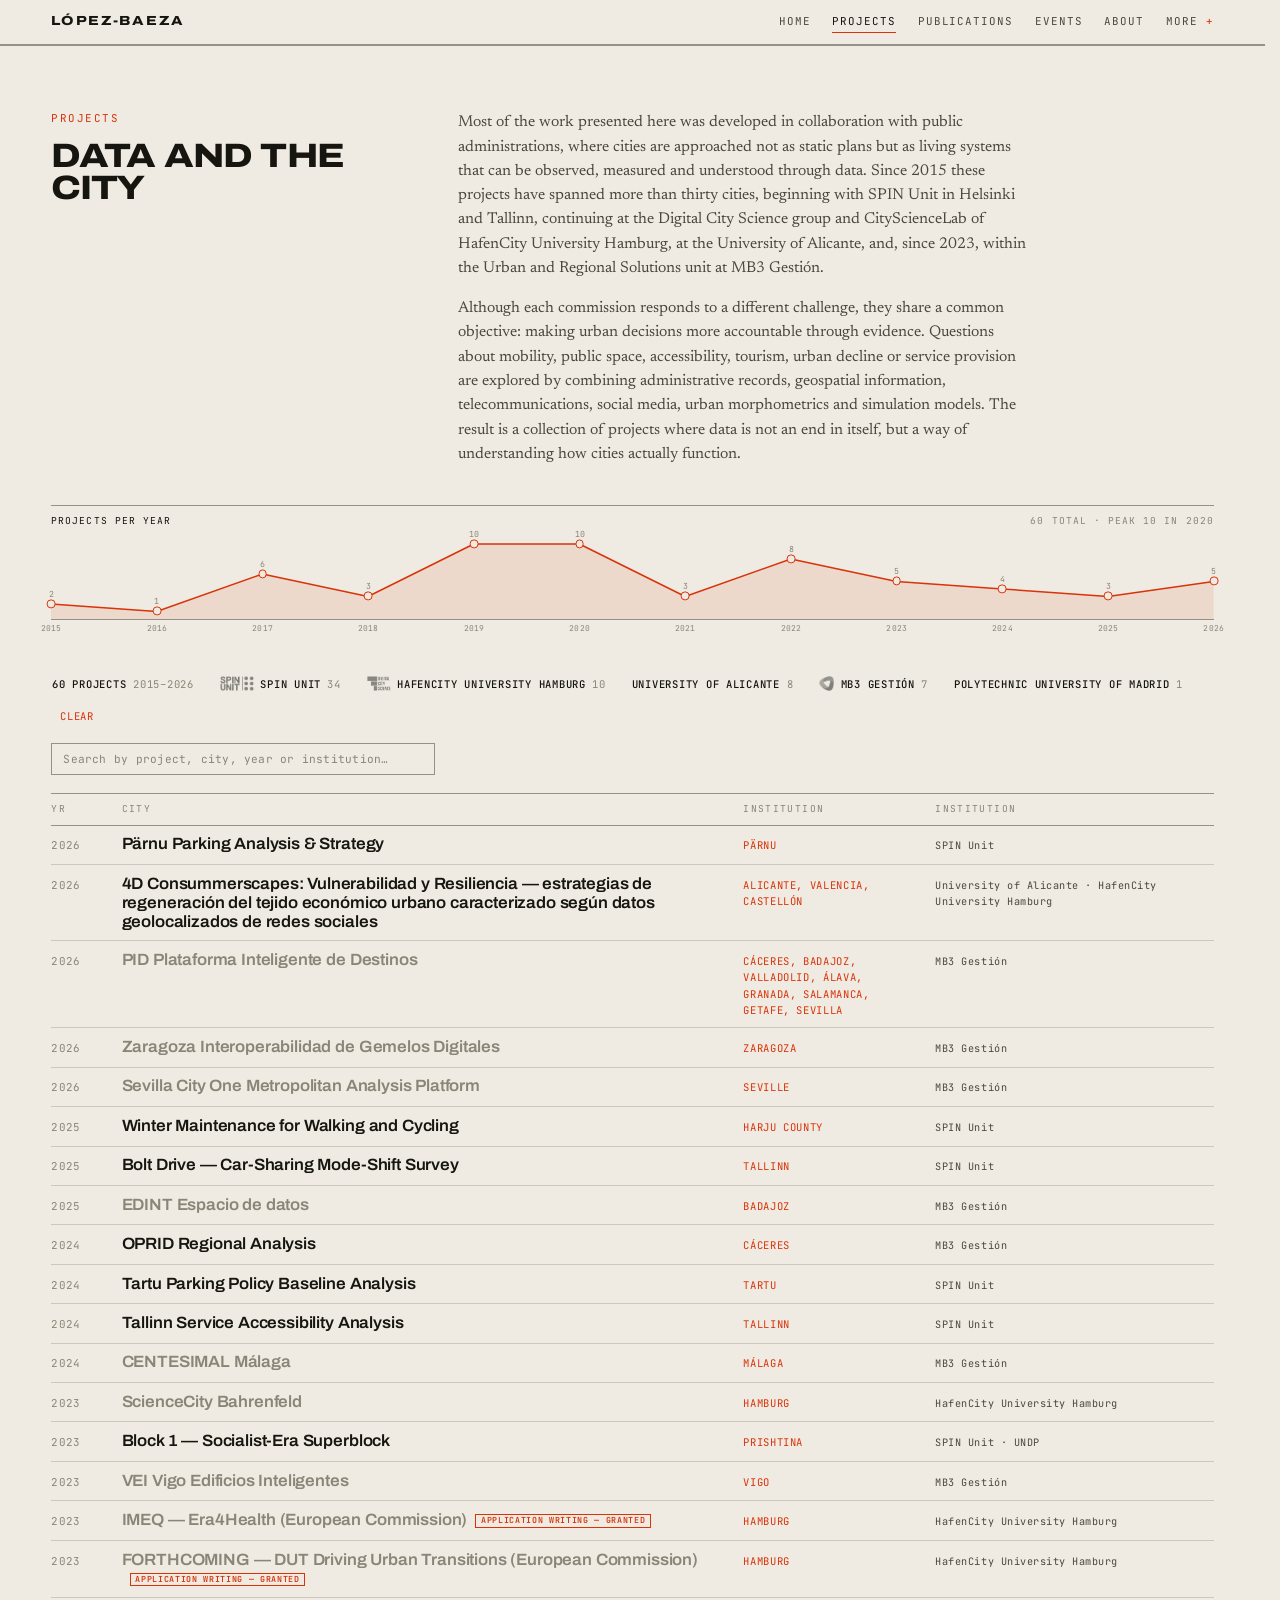
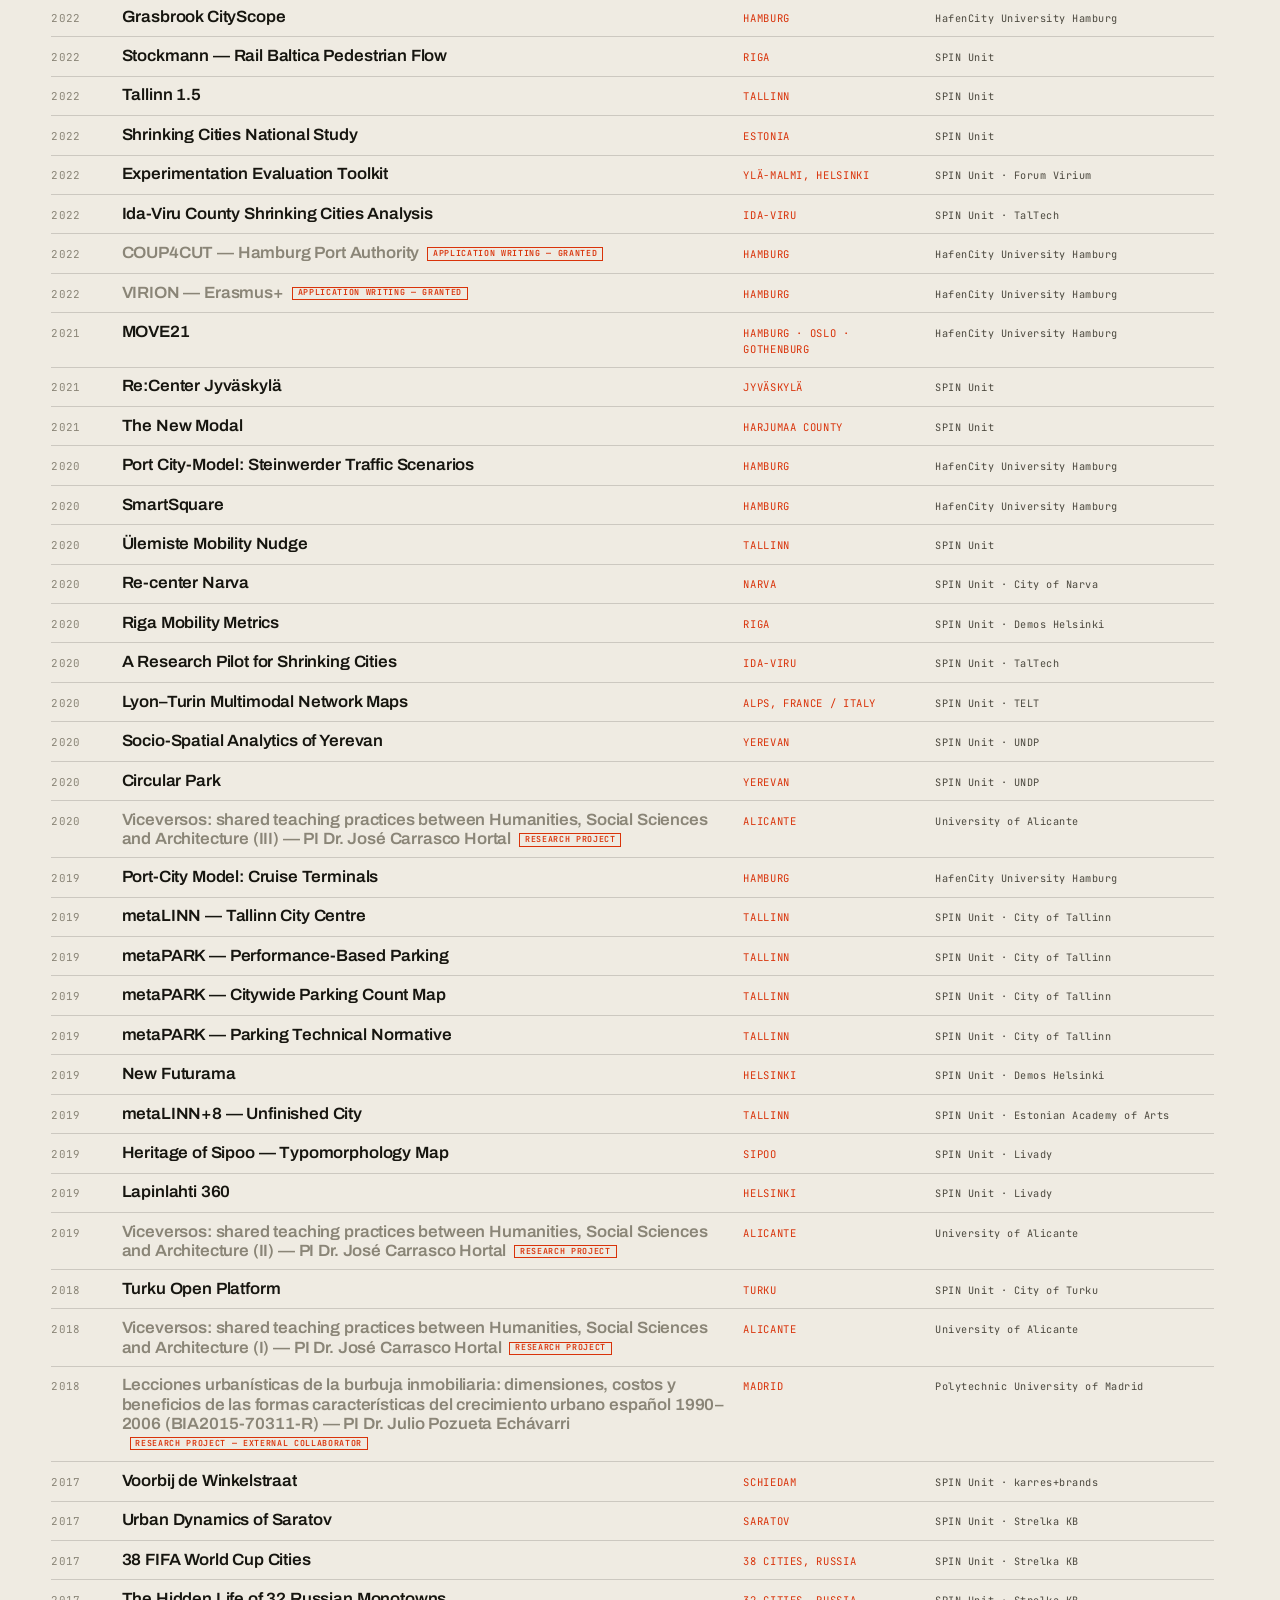
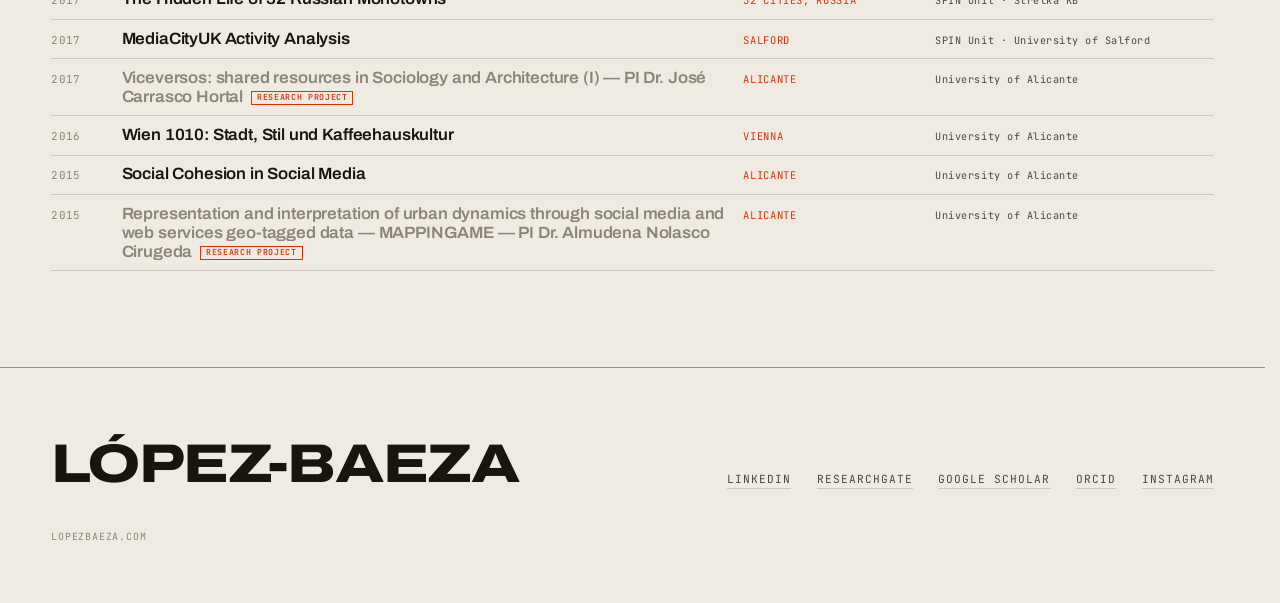
<file: projects.html>
<!doctype html>
<html lang="en">
<head>
<meta charset="utf-8">
<meta name="viewport" content="width=device-width,initial-scale=1">
<title>Data and the City — Jesús López-Baeza</title>
<meta name="description" content="Urban research on phenomena using open data encompassing social cohesion, activities and livability of places, and citizen preferences in public spaces, among other dynamics.">
<meta property="og:title" content="Data and the City — Jesús López-Baeza">
<meta property="og:description" content="Urban research on phenomena using open data encompassing social cohesion, activities and livability of places, and citizen preferences in public spaces, among other dynamics.">
<meta property="og:type" content="website">
<link rel="preconnect" href="https://fonts.googleapis.com">
<link rel="preconnect" href="https://fonts.gstatic.com" crossorigin>
<link rel="stylesheet" href="https://fonts.googleapis.com/css2?family=Archivo:wdth,wght@62..125,100..900&family=Newsreader:ital,opsz,wght@0,6..72,200..700;1,6..72,200..600&family=JetBrains+Mono:wght@400;500&display=swap">
<link rel="stylesheet" href="assets/style.css?v=6adce490">
</head>
<body>
<header class="masthead">
  <div class="mast-in">
    <a class="brand" href="index.html">López-Baeza</a>
    <nav class="nav">
        <a href="index.html">Home</a>
        <a href="projects.html" aria-current="page">Projects</a>
        <a href="publications.html">Publications</a>
        <a href="events.html">Events</a>
        <a href="about.html">About</a>
        <span class="has-kids" tabindex="0">More <i>+</i><span class="submenu"><a href="tools.html">Tools</a><a href="mailto:jesus.lopez@spinunit.org">Contact</a></span></span>
    </nav>
  </div>
</header>
<main>
<section class="section">
  <div class="wrap">
    <div class="section-head">
      <div><span class="kicker">Projects</span><h2>Data and the City</h2></div>
      <div class="body"><p>Most of the work presented here was developed in collaboration with public
administrations, where cities are approached not as static plans but as living systems that can be
observed, measured and understood through data. Since 2015 these projects have spanned more than
thirty cities, beginning with <a href="https://spinunit.org" target="_blank" rel="noopener">SPIN Unit</a> in Helsinki and Tallinn, continuing at the
<a href="https://www.hcu-hamburg.de/en/research/digital-city-science" target="_blank" rel="noopener">Digital City Science</a> group and <a href="https://www.hcu-hamburg.de/en/research/csl" target="_blank" rel="noopener">CityScienceLab</a> of <a href="https://www.hcu-hamburg.de/en/" target="_blank" rel="noopener">HafenCity University Hamburg</a>,
at the <a href="https://www.ua.es" target="_blank" rel="noopener">University of Alicante</a>, and, since 2023, within the Urban and Regional Solutions unit
at <a href="https://mb3-gestion.com" target="_blank" rel="noopener">MB3 Gestión</a>.</p>
<p>Although each commission responds to a different challenge, they share a common objective: making
urban decisions more accountable through evidence. Questions about mobility, public space,
accessibility, tourism, urban decline or service provision are explored by combining administrative
records, geospatial information, telecommunications, social media, urban morphometrics and
simulation models. The result is a collection of projects where data is not an end in itself, but a
way of understanding how cities actually function.</p></div>
    </div>
    <figure class="spark" data-spark><figcaption class="sp-cap"><span>Projects per year</span><span class="sp-meta">60 total &middot; peak 10 in 2020<button class="sp-reset" type="button" data-yearclear hidden>Showing <b data-yearlabel></b> — show all</button></span></figcaption><div class="sp-plot"><svg class="sp-svg " viewBox="0 0 100 100" preserveAspectRatio="none" aria-hidden="true"><polygon class="sp-area" points="0.00,100 0.00,80.00 9.09,90.00 18.18,40.00 27.27,70.00 36.36,0.00 45.45,0.00 54.55,70.00 63.64,20.00 72.73,50.00 81.82,60.00 90.91,70.00 100.00,50.00 100.00,100"/><polyline class="sp-path" points="0.00,80.00 9.09,90.00 18.18,40.00 27.27,70.00 36.36,0.00 45.45,0.00 54.55,70.00 63.64,20.00 72.73,50.00 81.82,60.00 90.91,70.00 100.00,50.00" vector-effect="non-scaling-stroke"/></svg><button class="sp-pt" type="button" data-year="2015" aria-pressed="false" style="--x:0.000%;--y:20.000%" data-tip='{&quot;year&quot;: 2015, &quot;count&quot;: 2, &quot;noun&quot;: &quot;project&quot;, &quot;items&quot;: [{&quot;title&quot;: &quot;Social Cohesion in Social Media&quot;, &quot;meta&quot;: &quot;Alicante · University of Alicante&quot;, &quot;url&quot;: &quot;http://rua.ua.es/dspace/handle/10045/49469&quot;}, {&quot;title&quot;: &quot;Representation and interpretation of urban dynamics through social media and web services geo-tagged data — MAPPINGAME — PI Dr. Almudena Nolasco Cirugeda&quot;, &quot;meta&quot;: &quot;Alicante · University of Alicante&quot;, &quot;url&quot;: &quot;&quot;}], &quot;more&quot;: 0, &quot;clickable&quot;: true}'><span class="sp-n">2</span><span class="sr">2015: 2</span></button><button class="sp-pt" type="button" data-year="2016" aria-pressed="false" style="--x:9.091%;--y:10.000%" data-tip='{&quot;year&quot;: 2016, &quot;count&quot;: 1, &quot;noun&quot;: &quot;project&quot;, &quot;items&quot;: [{&quot;title&quot;: &quot;Wien 1010: Stadt, Stil und Kaffeehauskultur&quot;, &quot;meta&quot;: &quot;Vienna · University of Alicante&quot;, &quot;url&quot;: &quot;https://lopezbaeza.wixsite.com/oldblueshoe/wien&quot;}], &quot;more&quot;: 0, &quot;clickable&quot;: true}'><span class="sp-n">1</span><span class="sr">2016: 1</span></button><button class="sp-pt" type="button" data-year="2017" aria-pressed="false" style="--x:18.182%;--y:60.000%" data-tip='{&quot;year&quot;: 2017, &quot;count&quot;: 6, &quot;noun&quot;: &quot;project&quot;, &quot;items&quot;: [{&quot;title&quot;: &quot;Voorbij de Winkelstraat&quot;, &quot;meta&quot;: &quot;Schiedam · SPIN Unit · karres+brands&quot;, &quot;url&quot;: &quot;https://spinunit.org/web/r/2017-karress-brands-schiedam.html&quot;}, {&quot;title&quot;: &quot;Urban Dynamics of Saratov&quot;, &quot;meta&quot;: &quot;Saratov · SPIN Unit · Strelka KB&quot;, &quot;url&quot;: &quot;http://www.spinunit.eu/portfolio-item/saratov/&quot;}, {&quot;title&quot;: &quot;38 FIFA World Cup Cities&quot;, &quot;meta&quot;: &quot;38 cities, Russia · SPIN Unit · Strelka KB&quot;, &quot;url&quot;: &quot;https://spinunit.org/web/r/2017-strelka-fifa-cities.html&quot;}, {&quot;title&quot;: &quot;The Hidden Life of 32 Russian Monotowns&quot;, &quot;meta&quot;: &quot;32 cities, Russia · SPIN Unit · Strelka KB&quot;, &quot;url&quot;: &quot;https://spinunit.org/web/r/2017-strelka-monotowns.html&quot;}, {&quot;title&quot;: &quot;MediaCityUK Activity Analysis&quot;, &quot;meta&quot;: &quot;Salford · SPIN Unit · University of Salford&quot;, &quot;url&quot;: &quot;https://spinunit.org/web/r/2017-salford-university-media-city.html&quot;}, {&quot;title&quot;: &quot;Viceversos: shared resources in Sociology and Architecture (I) — PI Dr. José Carrasco Hortal&quot;, &quot;meta&quot;: &quot;Alicante · University of Alicante&quot;, &quot;url&quot;: &quot;&quot;}], &quot;more&quot;: 0, &quot;clickable&quot;: true}'><span class="sp-n">6</span><span class="sr">2017: 6</span></button><button class="sp-pt" type="button" data-year="2018" aria-pressed="false" style="--x:27.273%;--y:30.000%" data-tip='{&quot;year&quot;: 2018, &quot;count&quot;: 3, &quot;noun&quot;: &quot;project&quot;, &quot;items&quot;: [{&quot;title&quot;: &quot;Turku Open Platform&quot;, &quot;meta&quot;: &quot;Turku · SPIN Unit · City of Turku&quot;, &quot;url&quot;: &quot;https://spinunit.org/web/r/2018-turku-open-platform.html&quot;}, {&quot;title&quot;: &quot;Viceversos: shared teaching practices between Humanities, Social Sciences and Architecture (I) — PI Dr. José Carrasco Hortal&quot;, &quot;meta&quot;: &quot;Alicante · University of Alicante&quot;, &quot;url&quot;: &quot;&quot;}, {&quot;title&quot;: &quot;Lecciones urbanísticas de la burbuja inmobiliaria: dimensiones, costos y beneficios de las formas características del crecimiento urbano español 1990–2006 (BIA2015-70311-R) — PI Dr. Julio Pozueta Echávarri&quot;, &quot;meta&quot;: &quot;Madrid · Polytechnic University of Madrid&quot;, &quot;url&quot;: &quot;&quot;}], &quot;more&quot;: 0, &quot;clickable&quot;: true}'><span class="sp-n">3</span><span class="sr">2018: 3</span></button><button class="sp-pt" type="button" data-year="2019" aria-pressed="false" style="--x:36.364%;--y:100.000%" data-tip='{&quot;year&quot;: 2019, &quot;count&quot;: 10, &quot;noun&quot;: &quot;project&quot;, &quot;items&quot;: [{&quot;title&quot;: &quot;Port-City Model: Cruise Terminals&quot;, &quot;meta&quot;: &quot;Hamburg · HafenCity University Hamburg&quot;, &quot;url&quot;: &quot;https://lopezbaeza.wixsite.com/oldblueshoe/portcitymodel&quot;}, {&quot;title&quot;: &quot;metaLINN — Tallinn City Centre&quot;, &quot;meta&quot;: &quot;Tallinn · SPIN Unit · City of Tallinn&quot;, &quot;url&quot;: &quot;https://spinunit.org/web/r/2019-tallinn-metalinn.html&quot;}, {&quot;title&quot;: &quot;metaPARK — Performance-Based Parking&quot;, &quot;meta&quot;: &quot;Tallinn · SPIN Unit · City of Tallinn&quot;, &quot;url&quot;: &quot;https://spinunit.org/web/r/2019-tallinn-metapark-performance-based-parking-in-tallinn.html&quot;}, {&quot;title&quot;: &quot;metaPARK — Citywide Parking Count Map&quot;, &quot;meta&quot;: &quot;Tallinn · SPIN Unit · City of Tallinn&quot;, &quot;url&quot;: &quot;https://spinunit.org/web/r/2019-tallinn-metapark-tallinn-parking-map.html&quot;}, {&quot;title&quot;: &quot;metaPARK — Parking Technical Normative&quot;, &quot;meta&quot;: &quot;Tallinn · SPIN Unit · City of Tallinn&quot;, &quot;url&quot;: &quot;https://spinunit.org/web/r/2019-tallinn-metapark-tallinn-parking-technical-normative.html&quot;}, {&quot;title&quot;: &quot;New Futurama&quot;, &quot;meta&quot;: &quot;Helsinki · SPIN Unit · Demos Helsinki&quot;, &quot;url&quot;: &quot;https://spinunit.org/web/r/2019-demos-helsinki-new-futurama.html&quot;}, {&quot;title&quot;: &quot;metaLINN+8 — Unfinished City&quot;, &quot;meta&quot;: &quot;Tallinn · SPIN Unit · Estonian Academy of Arts&quot;, &quot;url&quot;: &quot;https://spinunit.org/web/r/2019-eka-metalinn-8-unfinished-city.html&quot;}, {&quot;title&quot;: &quot;Heritage of Sipoo — Typomorphology Map&quot;, &quot;meta&quot;: &quot;Sipoo · SPIN Unit · Livady&quot;, &quot;url&quot;: &quot;https://spinunit.org/web/r/2019-sipoo-typomorphology-map.html&quot;}, {&quot;title&quot;: &quot;Lapinlahti 360&quot;, &quot;meta&quot;: &quot;Helsinki · SPIN Unit · Livady&quot;, &quot;url&quot;: &quot;https://spinunit.org/web/r/2019-livady-lapinlahti-360.html&quot;}, {&quot;title&quot;: &quot;Viceversos: shared teaching practices between Humanities, Social Sciences and Architecture (II) — PI Dr. José Carrasco Hortal&quot;, &quot;meta&quot;: &quot;Alicante · University of Alicante&quot;, &quot;url&quot;: &quot;&quot;}], &quot;more&quot;: 0, &quot;clickable&quot;: true}'><span class="sp-n">10</span><span class="sr">2019: 10</span></button><button class="sp-pt" type="button" data-year="2020" aria-pressed="false" style="--x:45.455%;--y:100.000%" data-tip='{&quot;year&quot;: 2020, &quot;count&quot;: 10, &quot;noun&quot;: &quot;project&quot;, &quot;items&quot;: [{&quot;title&quot;: &quot;Port City-Model: Steinwerder Traffic Scenarios&quot;, &quot;meta&quot;: &quot;Hamburg · HafenCity University Hamburg&quot;, &quot;url&quot;: &quot;https://lopezbaeza.wixsite.com/oldblueshoe/portcitymodel-sws&quot;}, {&quot;title&quot;: &quot;SmartSquare&quot;, &quot;meta&quot;: &quot;Hamburg · HafenCity University Hamburg&quot;, &quot;url&quot;: &quot;https://live.flyp.tv/pg/6mPAO7UvYzXP/home&quot;}, {&quot;title&quot;: &quot;Ülemiste Mobility Nudge&quot;, &quot;meta&quot;: &quot;Tallinn · SPIN Unit&quot;, &quot;url&quot;: &quot;https://spinunit.org/web/r/2020-tallinn-metayle-ulemiste-mobility-nudge.html&quot;}, {&quot;title&quot;: &quot;Re-center Narva&quot;, &quot;meta&quot;: &quot;Narva · SPIN Unit · City of Narva&quot;, &quot;url&quot;: &quot;https://spinunit.org/web/r/2020-narva-recenter-narva.html&quot;}, {&quot;title&quot;: &quot;Riga Mobility Metrics&quot;, &quot;meta&quot;: &quot;Riga · SPIN Unit · Demos Helsinki&quot;, &quot;url&quot;: &quot;https://spinunit.org/web/r/2020-demos-riga-mobility-metrics.html&quot;}, {&quot;title&quot;: &quot;A Research Pilot for Shrinking Cities&quot;, &quot;meta&quot;: &quot;Ida-Viru · SPIN Unit · TalTech&quot;, &quot;url&quot;: &quot;https://spinunit.org/web/r/2020-ministry-of-finance-shrinking-cities-resaerch-pilot.html&quot;}, {&quot;title&quot;: &quot;Lyon–Turin Multimodal Network Maps&quot;, &quot;meta&quot;: &quot;Alps, France / Italy · SPIN Unit · TELT&quot;, &quot;url&quot;: &quot;https://spinunit.org/web/r/2020-demos-telt-maps.html&quot;}, {&quot;title&quot;: &quot;Socio-Spatial Analytics of Yerevan&quot;, &quot;meta&quot;: &quot;Yerevan · SPIN Unit · UNDP&quot;, &quot;url&quot;: &quot;https://www.spinunit.eu/2020/12/09/socio-spatial-analytics-of-yerevan/&quot;}, {&quot;title&quot;: &quot;Circular Park&quot;, &quot;meta&quot;: &quot;Yerevan · SPIN Unit · UNDP&quot;, &quot;url&quot;: &quot;https://spinunit.org/web/r/2020-undp-armenia-yerevan-circular-garden.html&quot;}, {&quot;title&quot;: &quot;Viceversos: shared teaching practices between Humanities, Social Sciences and Architecture (III) — PI Dr. José Carrasco Hortal&quot;, &quot;meta&quot;: &quot;Alicante · University of Alicante&quot;, &quot;url&quot;: &quot;&quot;}], &quot;more&quot;: 0, &quot;clickable&quot;: true}'><span class="sp-n">10</span><span class="sr">2020: 10</span></button><button class="sp-pt" type="button" data-year="2021" aria-pressed="false" style="--x:54.545%;--y:30.000%" data-tip='{&quot;year&quot;: 2021, &quot;count&quot;: 3, &quot;noun&quot;: &quot;project&quot;, &quot;items&quot;: [{&quot;title&quot;: &quot;MOVE21&quot;, &quot;meta&quot;: &quot;Hamburg · Oslo · Gothenburg · HafenCity University Hamburg&quot;, &quot;url&quot;: &quot;https://move21.eu&quot;}, {&quot;title&quot;: &quot;Re:Center Jyväskylä&quot;, &quot;meta&quot;: &quot;Jyväskylä · SPIN Unit&quot;, &quot;url&quot;: &quot;https://spinunit.org/2021-10-ReCenter-Jyvaskyla&quot;}, {&quot;title&quot;: &quot;The New Modal&quot;, &quot;meta&quot;: &quot;Harjumaa County · SPIN Unit&quot;, &quot;url&quot;: &quot;https://spinunit.org/web/r/2021-hol-demos-the-new-modal.html&quot;}], &quot;more&quot;: 0, &quot;clickable&quot;: true}'><span class="sp-n">3</span><span class="sr">2021: 3</span></button><button class="sp-pt" type="button" data-year="2022" aria-pressed="false" style="--x:63.636%;--y:80.000%" data-tip='{&quot;year&quot;: 2022, &quot;count&quot;: 8, &quot;noun&quot;: &quot;project&quot;, &quot;items&quot;: [{&quot;title&quot;: &quot;Grasbrook CityScope&quot;, &quot;meta&quot;: &quot;Hamburg · HafenCity University Hamburg&quot;, &quot;url&quot;: &quot;https://grasbrook.city-scope.hcu-hamburg.de/&quot;}, {&quot;title&quot;: &quot;Stockmann — Rail Baltica Pedestrian Flow&quot;, &quot;meta&quot;: &quot;Riga · SPIN Unit&quot;, &quot;url&quot;: &quot;https://spinunit.org/web/r/2022-vkg-stockmann-mobility-analysis.html&quot;}, {&quot;title&quot;: &quot;Tallinn 1.5&quot;, &quot;meta&quot;: &quot;Tallinn · SPIN Unit&quot;, &quot;url&quot;: &quot;https://spinunit.org/web/r/2022-estonian-architecture-center-tab-food-expo.html&quot;}, {&quot;title&quot;: &quot;Shrinking Cities National Study&quot;, &quot;meta&quot;: &quot;Estonia · SPIN Unit&quot;, &quot;url&quot;: &quot;https://spinunit.org/web/r/2022-ministry-of-economy-shrinking-ministry-national-study.html&quot;}, {&quot;title&quot;: &quot;Experimentation Evaluation Toolkit&quot;, &quot;meta&quot;: &quot;Ylä-Malmi, Helsinki · SPIN Unit · Forum Virium&quot;, &quot;url&quot;: &quot;https://fiksukaupunki.fi/wp-content/uploads/2022/12/Experimentation-evaluation-toolkit_fk_website.pdf&quot;}, {&quot;title&quot;: &quot;Ida-Viru County Shrinking Cities Analysis&quot;, &quot;meta&quot;: &quot;Ida-Viru · SPIN Unit · TalTech&quot;, &quot;url&quot;: &quot;https://spinunit.org/web/r/2022-ida-viru-shrinking-cities-east-estonia-ida-viru.html&quot;}, {&quot;title&quot;: &quot;COUP4CUT — Hamburg Port Authority&quot;, &quot;meta&quot;: &quot;Hamburg · HafenCity University Hamburg&quot;, &quot;url&quot;: &quot;&quot;}, {&quot;title&quot;: &quot;VIRION — Erasmus+&quot;, &quot;meta&quot;: &quot;Hamburg · HafenCity University Hamburg&quot;, &quot;url&quot;: &quot;&quot;}], &quot;more&quot;: 0, &quot;clickable&quot;: true}'><span class="sp-n">8</span><span class="sr">2022: 8</span></button><button class="sp-pt" type="button" data-year="2023" aria-pressed="false" style="--x:72.727%;--y:50.000%" data-tip='{&quot;year&quot;: 2023, &quot;count&quot;: 5, &quot;noun&quot;: &quot;project&quot;, &quot;items&quot;: [{&quot;title&quot;: &quot;ScienceCity Bahrenfeld&quot;, &quot;meta&quot;: &quot;Hamburg · HafenCity University Hamburg&quot;, &quot;url&quot;: &quot;&quot;}, {&quot;title&quot;: &quot;Block 1 — Socialist-Era Superblock&quot;, &quot;meta&quot;: &quot;Prishtina · SPIN Unit · UNDP&quot;, &quot;url&quot;: &quot;https://spinunit.org/web/r/2023-undp-kosovo.html&quot;}, {&quot;title&quot;: &quot;VEI Vigo Edificios Inteligentes&quot;, &quot;meta&quot;: &quot;Vigo · MB3 Gestión&quot;, &quot;url&quot;: &quot;&quot;}, {&quot;title&quot;: &quot;IMEQ — Era4Health (European Commission)&quot;, &quot;meta&quot;: &quot;Hamburg · HafenCity University Hamburg&quot;, &quot;url&quot;: &quot;&quot;}, {&quot;title&quot;: &quot;FORTHCOMING — DUT Driving Urban Transitions (European Commission)&quot;, &quot;meta&quot;: &quot;Hamburg · HafenCity University Hamburg&quot;, &quot;url&quot;: &quot;&quot;}], &quot;more&quot;: 0, &quot;clickable&quot;: true}'><span class="sp-n">5</span><span class="sr">2023: 5</span></button><button class="sp-pt" type="button" data-year="2024" aria-pressed="false" style="--x:81.818%;--y:40.000%" data-tip='{&quot;year&quot;: 2024, &quot;count&quot;: 4, &quot;noun&quot;: &quot;project&quot;, &quot;items&quot;: [{&quot;title&quot;: &quot;OPRID Regional Analysis&quot;, &quot;meta&quot;: &quot;Cáceres · MB3 Gestión&quot;, &quot;url&quot;: &quot;https://oprid.dip-caceres.es&quot;}, {&quot;title&quot;: &quot;Tartu Parking Policy Baseline Analysis&quot;, &quot;meta&quot;: &quot;Tartu · SPIN Unit&quot;, &quot;url&quot;: &quot;https://spinunit.org/web/r/2024-tartu-parking-study.html&quot;}, {&quot;title&quot;: &quot;Tallinn Service Accessibility Analysis&quot;, &quot;meta&quot;: &quot;Tallinn · SPIN Unit&quot;, &quot;url&quot;: &quot;https://spinunit.org/web/r/2024-tallinn-service-accessibility-analysis.html&quot;}, {&quot;title&quot;: &quot;CENTESIMAL Málaga&quot;, &quot;meta&quot;: &quot;Málaga · MB3 Gestión&quot;, &quot;url&quot;: &quot;&quot;}], &quot;more&quot;: 0, &quot;clickable&quot;: true}'><span class="sp-n">4</span><span class="sr">2024: 4</span></button><button class="sp-pt" type="button" data-year="2025" aria-pressed="false" style="--x:90.909%;--y:30.000%" data-tip='{&quot;year&quot;: 2025, &quot;count&quot;: 3, &quot;noun&quot;: &quot;project&quot;, &quot;items&quot;: [{&quot;title&quot;: &quot;Winter Maintenance for Walking and Cycling&quot;, &quot;meta&quot;: &quot;Harju County · SPIN Unit&quot;, &quot;url&quot;: &quot;https://spinunit.org/web/r/2025-hol.html&quot;}, {&quot;title&quot;: &quot;Bolt Drive — Car-Sharing Mode-Shift Survey&quot;, &quot;meta&quot;: &quot;Tallinn · SPIN Unit&quot;, &quot;url&quot;: &quot;https://spinunit.org/web/r/2025-bolt.html&quot;}, {&quot;title&quot;: &quot;EDINT Espacio de datos&quot;, &quot;meta&quot;: &quot;Badajoz · MB3 Gestión&quot;, &quot;url&quot;: &quot;&quot;}], &quot;more&quot;: 0, &quot;clickable&quot;: true}'><span class="sp-n">3</span><span class="sr">2025: 3</span></button><button class="sp-pt" type="button" data-year="2026" aria-pressed="false" style="--x:100.000%;--y:50.000%" data-tip='{&quot;year&quot;: 2026, &quot;count&quot;: 5, &quot;noun&quot;: &quot;project&quot;, &quot;items&quot;: [{&quot;title&quot;: &quot;Pärnu Parking Analysis &amp; Strategy&quot;, &quot;meta&quot;: &quot;Pärnu · SPIN Unit&quot;, &quot;url&quot;: &quot;https://spinunit.org/web/r/2026-parnu-panu-parking-policy.html&quot;}, {&quot;title&quot;: &quot;4D Consummerscapes: Vulnerabilidad y Resiliencia — estrategias de regeneración del tejido económico urbano caracterizado según datos geolocalizados de redes sociales&quot;, &quot;meta&quot;: &quot;Alicante, Valencia, Castellón · University of Alicante · HafenCity University Hamburg&quot;, &quot;url&quot;: &quot;https://www.researchgate.net/publication/410779434_Form_and_function_revisited_urban_activity_clusters_driven_by_urban_form_types&quot;}, {&quot;title&quot;: &quot;PID Plataforma Inteligente de Destinos&quot;, &quot;meta&quot;: &quot;Cáceres, Badajoz, Valladolid, Álava, Granada, Salamanca, Getafe, Sevilla · MB3 Gestión&quot;, &quot;url&quot;: &quot;&quot;}, {&quot;title&quot;: &quot;Zaragoza Interoperabilidad de Gemelos Digitales&quot;, &quot;meta&quot;: &quot;Zaragoza · MB3 Gestión&quot;, &quot;url&quot;: &quot;&quot;}, {&quot;title&quot;: &quot;Sevilla City One Metropolitan Analysis Platform&quot;, &quot;meta&quot;: &quot;Seville · MB3 Gestión&quot;, &quot;url&quot;: &quot;&quot;}], &quot;more&quot;: 0, &quot;clickable&quot;: true}'><span class="sp-n">5</span><span class="sr">2026: 5</span></button></div><div class="sp-axis"><span style="left:0.000%">2015</span><span style="left:9.091%">2016</span><span style="left:18.182%">2017</span><span style="left:27.273%">2018</span><span style="left:36.364%">2019</span><span style="left:45.455%">2020</span><span style="left:54.545%">2021</span><span style="left:63.636%">2022</span><span style="left:72.727%">2023</span><span style="left:81.818%">2024</span><span style="left:90.909%">2025</span><span style="left:100.000%">2026</span></div><div class="sp-tip" data-tipbox hidden></div></figure><div class="controls"><div class="tally"><span class="facet is-total"><b><span data-count>60</span> projects</b> 2015–2026</span><button class="facet has-logo" type="button" data-facet="SPIN Unit" aria-pressed="false"><img class="facet-logo" src="assets/img/logos/spin-unit.png" alt="" loading="lazy"><b>SPIN Unit</b> 34</button><button class="facet has-logo" type="button" data-facet="HafenCity University Hamburg" aria-pressed="false"><img class="facet-logo" src="assets/img/logos/digital-city-science.png" alt="" loading="lazy"><b>HafenCity University Hamburg</b> 10</button><button class="facet" type="button" data-facet="University of Alicante" aria-pressed="false"><b>University of Alicante</b> 8</button><button class="facet has-logo" type="button" data-facet="MB3 Gestión" aria-pressed="false"><img class="facet-logo" src="assets/img/logos/mb3-gestion.png" alt="" loading="lazy"><b>MB3 Gestión</b> 7</button><button class="facet" type="button" data-facet="Polytechnic University of Madrid" aria-pressed="false"><b>Polytechnic University of Madrid</b> 1</button><button class="facet is-clear" type="button" data-clear>Clear</button></div><label class="search"><span class="sr">Search</span><input type="search" data-search placeholder="Search by project, city, year or institution…" autocomplete="off"></label></div><div class="table" data-filterable>
<div class="thead"><span>Yr</span><span>City</span><span>Institution</span><span>Institution</span><span></span></div>
<a class="trow" href="https://spinunit.org/web/r/2026-parnu-panu-parking-policy.html" target="_blank" rel="noopener" data-s="pärnu parking analysis &amp; strategy pärnu 2026 spin unit" data-f="SPIN Unit" data-y="2026"><span class="t-year">2026</span><span class="t-title">Pärnu Parking Analysis &amp; Strategy</span><span class="t-city">Pärnu</span><span class="t-org">SPIN Unit</span><span class="t-go">&rarr;</span></a>
<a class="trow" href="https://www.researchgate.net/publication/410779434_Form_and_function_revisited_urban_activity_clusters_driven_by_urban_form_types" target="_blank" rel="noopener" data-s="4d consummerscapes: vulnerabilidad y resiliencia — estrategias de regeneración del tejido económico urbano caracterizado según datos geolocalizados de redes sociales alicante, valencia, castellón 2026 university of alicante · hafencity university hamburg" data-f="University of Alicante" data-y="2026"><span class="t-year">2026</span><span class="t-title">4D Consummerscapes: Vulnerabilidad y Resiliencia — estrategias de regeneración del tejido económico urbano caracterizado según datos geolocalizados de redes sociales</span><span class="t-city">Alicante, Valencia, Castellón</span><span class="t-org">University of Alicante · HafenCity University Hamburg</span><span class="t-go">&rarr;</span></a>
<div class="trow is-flat" data-s="pid plataforma inteligente de destinos cáceres, badajoz, valladolid, álava, granada, salamanca, getafe, sevilla 2026 mb3 gestión" data-f="MB3 Gestión" data-y="2026"><span class="t-year">2026</span><span class="t-title">PID Plataforma Inteligente de Destinos</span><span class="t-city">Cáceres, Badajoz, Valladolid, Álava, Granada, Salamanca, Getafe, Sevilla</span><span class="t-org">MB3 Gestión</span><span class="t-go">&rarr;</span></div>
<div class="trow is-flat" data-s="zaragoza interoperabilidad de gemelos digitales zaragoza 2026 mb3 gestión" data-f="MB3 Gestión" data-y="2026"><span class="t-year">2026</span><span class="t-title">Zaragoza Interoperabilidad de Gemelos Digitales</span><span class="t-city">Zaragoza</span><span class="t-org">MB3 Gestión</span><span class="t-go">&rarr;</span></div>
<div class="trow is-flat" data-s="sevilla city one metropolitan analysis platform seville 2026 mb3 gestión" data-f="MB3 Gestión" data-y="2026"><span class="t-year">2026</span><span class="t-title">Sevilla City One Metropolitan Analysis Platform</span><span class="t-city">Seville</span><span class="t-org">MB3 Gestión</span><span class="t-go">&rarr;</span></div>
<a class="trow" href="https://spinunit.org/web/r/2025-hol.html" target="_blank" rel="noopener" data-s="winter maintenance for walking and cycling harju county 2025 spin unit" data-f="SPIN Unit" data-y="2025"><span class="t-year">2025</span><span class="t-title">Winter Maintenance for Walking and Cycling</span><span class="t-city">Harju County</span><span class="t-org">SPIN Unit</span><span class="t-go">&rarr;</span></a>
<a class="trow" href="https://spinunit.org/web/r/2025-bolt.html" target="_blank" rel="noopener" data-s="bolt drive — car-sharing mode-shift survey tallinn 2025 spin unit" data-f="SPIN Unit" data-y="2025"><span class="t-year">2025</span><span class="t-title">Bolt Drive — Car-Sharing Mode-Shift Survey</span><span class="t-city">Tallinn</span><span class="t-org">SPIN Unit</span><span class="t-go">&rarr;</span></a>
<div class="trow is-flat" data-s="edint espacio de datos badajoz 2025 mb3 gestión" data-f="MB3 Gestión" data-y="2025"><span class="t-year">2025</span><span class="t-title">EDINT Espacio de datos</span><span class="t-city">Badajoz</span><span class="t-org">MB3 Gestión</span><span class="t-go">&rarr;</span></div>
<a class="trow" href="https://oprid.dip-caceres.es" target="_blank" rel="noopener" data-s="oprid regional analysis cáceres 2024 mb3 gestión" data-f="MB3 Gestión" data-y="2024"><span class="t-year">2024</span><span class="t-title">OPRID Regional Analysis</span><span class="t-city">Cáceres</span><span class="t-org">MB3 Gestión</span><span class="t-go">&rarr;</span></a>
<a class="trow" href="https://spinunit.org/web/r/2024-tartu-parking-study.html" target="_blank" rel="noopener" data-s="tartu parking policy baseline analysis tartu 2024 spin unit" data-f="SPIN Unit" data-y="2024"><span class="t-year">2024</span><span class="t-title">Tartu Parking Policy Baseline Analysis</span><span class="t-city">Tartu</span><span class="t-org">SPIN Unit</span><span class="t-go">&rarr;</span></a>
<a class="trow" href="https://spinunit.org/web/r/2024-tallinn-service-accessibility-analysis.html" target="_blank" rel="noopener" data-s="tallinn service accessibility analysis tallinn 2024 spin unit" data-f="SPIN Unit" data-y="2024"><span class="t-year">2024</span><span class="t-title">Tallinn Service Accessibility Analysis</span><span class="t-city">Tallinn</span><span class="t-org">SPIN Unit</span><span class="t-go">&rarr;</span></a>
<div class="trow is-flat" data-s="centesimal málaga málaga 2024 mb3 gestión" data-f="MB3 Gestión" data-y="2024"><span class="t-year">2024</span><span class="t-title">CENTESIMAL Málaga</span><span class="t-city">Málaga</span><span class="t-org">MB3 Gestión</span><span class="t-go">&rarr;</span></div>
<div class="trow is-flat" data-s="sciencecity bahrenfeld hamburg 2023 hafencity university hamburg" data-f="HafenCity University Hamburg" data-y="2023"><span class="t-year">2023</span><span class="t-title">ScienceCity Bahrenfeld</span><span class="t-city">Hamburg</span><span class="t-org">HafenCity University Hamburg</span><span class="t-go">&rarr;</span></div>
<a class="trow" href="https://spinunit.org/web/r/2023-undp-kosovo.html" target="_blank" rel="noopener" data-s="block 1 — socialist-era superblock prishtina 2023 spin unit · undp" data-f="SPIN Unit" data-y="2023"><span class="t-year">2023</span><span class="t-title">Block 1 — Socialist-Era Superblock</span><span class="t-city">Prishtina</span><span class="t-org">SPIN Unit · UNDP</span><span class="t-go">&rarr;</span></a>
<div class="trow is-flat" data-s="vei vigo edificios inteligentes vigo 2023 mb3 gestión" data-f="MB3 Gestión" data-y="2023"><span class="t-year">2023</span><span class="t-title">VEI Vigo Edificios Inteligentes</span><span class="t-city">Vigo</span><span class="t-org">MB3 Gestión</span><span class="t-go">&rarr;</span></div>
<div class="trow is-flat" data-s="imeq — era4health (european commission) hamburg 2023 hafencity university hamburg" data-f="HafenCity University Hamburg" data-y="2023"><span class="t-year">2023</span><span class="t-title">IMEQ — Era4Health (European Commission)<span class="t-tag">Application writing — granted</span></span><span class="t-city">Hamburg</span><span class="t-org">HafenCity University Hamburg</span><span class="t-go">&rarr;</span></div>
<div class="trow is-flat" data-s="forthcoming — dut driving urban transitions (european commission) hamburg 2023 hafencity university hamburg" data-f="HafenCity University Hamburg" data-y="2023"><span class="t-year">2023</span><span class="t-title">FORTHCOMING — DUT Driving Urban Transitions (European Commission)<span class="t-tag">Application writing — granted</span></span><span class="t-city">Hamburg</span><span class="t-org">HafenCity University Hamburg</span><span class="t-go">&rarr;</span></div>
<a class="trow" href="https://grasbrook.city-scope.hcu-hamburg.de/" target="_blank" rel="noopener" data-s="grasbrook cityscope hamburg 2022 hafencity university hamburg" data-f="HafenCity University Hamburg" data-y="2022"><span class="t-year">2022</span><span class="t-title">Grasbrook CityScope</span><span class="t-city">Hamburg</span><span class="t-org">HafenCity University Hamburg</span><span class="t-go">&rarr;</span></a>
<a class="trow" href="https://spinunit.org/web/r/2022-vkg-stockmann-mobility-analysis.html" target="_blank" rel="noopener" data-s="stockmann — rail baltica pedestrian flow riga 2022 spin unit" data-f="SPIN Unit" data-y="2022"><span class="t-year">2022</span><span class="t-title">Stockmann — Rail Baltica Pedestrian Flow</span><span class="t-city">Riga</span><span class="t-org">SPIN Unit</span><span class="t-go">&rarr;</span></a>
<a class="trow" href="https://spinunit.org/web/r/2022-estonian-architecture-center-tab-food-expo.html" target="_blank" rel="noopener" data-s="tallinn 1.5 tallinn 2022 spin unit" data-f="SPIN Unit" data-y="2022"><span class="t-year">2022</span><span class="t-title">Tallinn 1.5</span><span class="t-city">Tallinn</span><span class="t-org">SPIN Unit</span><span class="t-go">&rarr;</span></a>
<a class="trow" href="https://spinunit.org/web/r/2022-ministry-of-economy-shrinking-ministry-national-study.html" target="_blank" rel="noopener" data-s="shrinking cities national study estonia 2022 spin unit" data-f="SPIN Unit" data-y="2022"><span class="t-year">2022</span><span class="t-title">Shrinking Cities National Study</span><span class="t-city">Estonia</span><span class="t-org">SPIN Unit</span><span class="t-go">&rarr;</span></a>
<a class="trow" href="https://fiksukaupunki.fi/wp-content/uploads/2022/12/Experimentation-evaluation-toolkit_fk_website.pdf" target="_blank" rel="noopener" data-s="experimentation evaluation toolkit ylä-malmi, helsinki 2022 spin unit · forum virium" data-f="SPIN Unit" data-y="2022"><span class="t-year">2022</span><span class="t-title">Experimentation Evaluation Toolkit</span><span class="t-city">Ylä-Malmi, Helsinki</span><span class="t-org">SPIN Unit · Forum Virium</span><span class="t-go">&rarr;</span></a>
<a class="trow" href="https://spinunit.org/web/r/2022-ida-viru-shrinking-cities-east-estonia-ida-viru.html" target="_blank" rel="noopener" data-s="ida-viru county shrinking cities analysis ida-viru 2022 spin unit · taltech" data-f="SPIN Unit" data-y="2022"><span class="t-year">2022</span><span class="t-title">Ida-Viru County Shrinking Cities Analysis</span><span class="t-city">Ida-Viru</span><span class="t-org">SPIN Unit · TalTech</span><span class="t-go">&rarr;</span></a>
<div class="trow is-flat" data-s="coup4cut — hamburg port authority hamburg 2022 hafencity university hamburg" data-f="HafenCity University Hamburg" data-y="2022"><span class="t-year">2022</span><span class="t-title">COUP4CUT — Hamburg Port Authority<span class="t-tag">Application writing — granted</span></span><span class="t-city">Hamburg</span><span class="t-org">HafenCity University Hamburg</span><span class="t-go">&rarr;</span></div>
<div class="trow is-flat" data-s="virion — erasmus+ hamburg 2022 hafencity university hamburg" data-f="HafenCity University Hamburg" data-y="2022"><span class="t-year">2022</span><span class="t-title">VIRION — Erasmus+<span class="t-tag">Application writing — granted</span></span><span class="t-city">Hamburg</span><span class="t-org">HafenCity University Hamburg</span><span class="t-go">&rarr;</span></div>
<a class="trow" href="https://move21.eu" target="_blank" rel="noopener" data-s="move21 hamburg · oslo · gothenburg 2021 hafencity university hamburg" data-f="HafenCity University Hamburg" data-y="2021"><span class="t-year">2021</span><span class="t-title">MOVE21</span><span class="t-city">Hamburg · Oslo · Gothenburg</span><span class="t-org">HafenCity University Hamburg</span><span class="t-go">&rarr;</span></a>
<a class="trow" href="https://spinunit.org/2021-10-ReCenter-Jyvaskyla" target="_blank" rel="noopener" data-s="re:center jyväskylä jyväskylä 2021 spin unit" data-f="SPIN Unit" data-y="2021"><span class="t-year">2021</span><span class="t-title">Re:Center Jyväskylä</span><span class="t-city">Jyväskylä</span><span class="t-org">SPIN Unit</span><span class="t-go">&rarr;</span></a>
<a class="trow" href="https://spinunit.org/web/r/2021-hol-demos-the-new-modal.html" target="_blank" rel="noopener" data-s="the new modal harjumaa county 2021 spin unit" data-f="SPIN Unit" data-y="2021"><span class="t-year">2021</span><span class="t-title">The New Modal</span><span class="t-city">Harjumaa County</span><span class="t-org">SPIN Unit</span><span class="t-go">&rarr;</span></a>
<a class="trow" href="https://lopezbaeza.wixsite.com/oldblueshoe/portcitymodel-sws" target="_blank" rel="noopener" data-s="port city-model: steinwerder traffic scenarios hamburg 2020 hafencity university hamburg" data-f="HafenCity University Hamburg" data-y="2020"><span class="t-year">2020</span><span class="t-title">Port City-Model: Steinwerder Traffic Scenarios</span><span class="t-city">Hamburg</span><span class="t-org">HafenCity University Hamburg</span><span class="t-go">&rarr;</span></a>
<a class="trow" href="https://live.flyp.tv/pg/6mPAO7UvYzXP/home" target="_blank" rel="noopener" data-s="smartsquare hamburg 2020 hafencity university hamburg" data-f="HafenCity University Hamburg" data-y="2020"><span class="t-year">2020</span><span class="t-title">SmartSquare</span><span class="t-city">Hamburg</span><span class="t-org">HafenCity University Hamburg</span><span class="t-go">&rarr;</span></a>
<a class="trow" href="https://spinunit.org/web/r/2020-tallinn-metayle-ulemiste-mobility-nudge.html" target="_blank" rel="noopener" data-s="ülemiste mobility nudge tallinn 2020 spin unit" data-f="SPIN Unit" data-y="2020"><span class="t-year">2020</span><span class="t-title">Ülemiste Mobility Nudge</span><span class="t-city">Tallinn</span><span class="t-org">SPIN Unit</span><span class="t-go">&rarr;</span></a>
<a class="trow" href="https://spinunit.org/web/r/2020-narva-recenter-narva.html" target="_blank" rel="noopener" data-s="re-center narva narva 2020 spin unit · city of narva" data-f="SPIN Unit" data-y="2020"><span class="t-year">2020</span><span class="t-title">Re-center Narva</span><span class="t-city">Narva</span><span class="t-org">SPIN Unit · City of Narva</span><span class="t-go">&rarr;</span></a>
<a class="trow" href="https://spinunit.org/web/r/2020-demos-riga-mobility-metrics.html" target="_blank" rel="noopener" data-s="riga mobility metrics riga 2020 spin unit · demos helsinki" data-f="SPIN Unit" data-y="2020"><span class="t-year">2020</span><span class="t-title">Riga Mobility Metrics</span><span class="t-city">Riga</span><span class="t-org">SPIN Unit · Demos Helsinki</span><span class="t-go">&rarr;</span></a>
<a class="trow" href="https://spinunit.org/web/r/2020-ministry-of-finance-shrinking-cities-resaerch-pilot.html" target="_blank" rel="noopener" data-s="a research pilot for shrinking cities ida-viru 2020 spin unit · taltech" data-f="SPIN Unit" data-y="2020"><span class="t-year">2020</span><span class="t-title">A Research Pilot for Shrinking Cities</span><span class="t-city">Ida-Viru</span><span class="t-org">SPIN Unit · TalTech</span><span class="t-go">&rarr;</span></a>
<a class="trow" href="https://spinunit.org/web/r/2020-demos-telt-maps.html" target="_blank" rel="noopener" data-s="lyon–turin multimodal network maps alps, france / italy 2020 spin unit · telt" data-f="SPIN Unit" data-y="2020"><span class="t-year">2020</span><span class="t-title">Lyon–Turin Multimodal Network Maps</span><span class="t-city">Alps, France / Italy</span><span class="t-org">SPIN Unit · TELT</span><span class="t-go">&rarr;</span></a>
<a class="trow" href="https://www.spinunit.eu/2020/12/09/socio-spatial-analytics-of-yerevan/" target="_blank" rel="noopener" data-s="socio-spatial analytics of yerevan yerevan 2020 spin unit · undp" data-f="SPIN Unit" data-y="2020"><span class="t-year">2020</span><span class="t-title">Socio-Spatial Analytics of Yerevan</span><span class="t-city">Yerevan</span><span class="t-org">SPIN Unit · UNDP</span><span class="t-go">&rarr;</span></a>
<a class="trow" href="https://spinunit.org/web/r/2020-undp-armenia-yerevan-circular-garden.html" target="_blank" rel="noopener" data-s="circular park yerevan 2020 spin unit · undp" data-f="SPIN Unit" data-y="2020"><span class="t-year">2020</span><span class="t-title">Circular Park</span><span class="t-city">Yerevan</span><span class="t-org">SPIN Unit · UNDP</span><span class="t-go">&rarr;</span></a>
<div class="trow is-flat" data-s="viceversos: shared teaching practices between humanities, social sciences and architecture (iii) — pi dr. josé carrasco hortal alicante 2020 university of alicante" data-f="University of Alicante" data-y="2020"><span class="t-year">2020</span><span class="t-title">Viceversos: shared teaching practices between Humanities, Social Sciences and Architecture (III) — PI Dr. José Carrasco Hortal<span class="t-tag">Research project</span></span><span class="t-city">Alicante</span><span class="t-org">University of Alicante</span><span class="t-go">&rarr;</span></div>
<a class="trow" href="https://lopezbaeza.wixsite.com/oldblueshoe/portcitymodel" target="_blank" rel="noopener" data-s="port-city model: cruise terminals hamburg 2019 hafencity university hamburg" data-f="HafenCity University Hamburg" data-y="2019"><span class="t-year">2019</span><span class="t-title">Port-City Model: Cruise Terminals</span><span class="t-city">Hamburg</span><span class="t-org">HafenCity University Hamburg</span><span class="t-go">&rarr;</span></a>
<a class="trow" href="https://spinunit.org/web/r/2019-tallinn-metalinn.html" target="_blank" rel="noopener" data-s="metalinn — tallinn city centre tallinn 2019 spin unit · city of tallinn" data-f="SPIN Unit" data-y="2019"><span class="t-year">2019</span><span class="t-title">metaLINN — Tallinn City Centre</span><span class="t-city">Tallinn</span><span class="t-org">SPIN Unit · City of Tallinn</span><span class="t-go">&rarr;</span></a>
<a class="trow" href="https://spinunit.org/web/r/2019-tallinn-metapark-performance-based-parking-in-tallinn.html" target="_blank" rel="noopener" data-s="metapark — performance-based parking tallinn 2019 spin unit · city of tallinn" data-f="SPIN Unit" data-y="2019"><span class="t-year">2019</span><span class="t-title">metaPARK — Performance-Based Parking</span><span class="t-city">Tallinn</span><span class="t-org">SPIN Unit · City of Tallinn</span><span class="t-go">&rarr;</span></a>
<a class="trow" href="https://spinunit.org/web/r/2019-tallinn-metapark-tallinn-parking-map.html" target="_blank" rel="noopener" data-s="metapark — citywide parking count map tallinn 2019 spin unit · city of tallinn" data-f="SPIN Unit" data-y="2019"><span class="t-year">2019</span><span class="t-title">metaPARK — Citywide Parking Count Map</span><span class="t-city">Tallinn</span><span class="t-org">SPIN Unit · City of Tallinn</span><span class="t-go">&rarr;</span></a>
<a class="trow" href="https://spinunit.org/web/r/2019-tallinn-metapark-tallinn-parking-technical-normative.html" target="_blank" rel="noopener" data-s="metapark — parking technical normative tallinn 2019 spin unit · city of tallinn" data-f="SPIN Unit" data-y="2019"><span class="t-year">2019</span><span class="t-title">metaPARK — Parking Technical Normative</span><span class="t-city">Tallinn</span><span class="t-org">SPIN Unit · City of Tallinn</span><span class="t-go">&rarr;</span></a>
<a class="trow" href="https://spinunit.org/web/r/2019-demos-helsinki-new-futurama.html" target="_blank" rel="noopener" data-s="new futurama helsinki 2019 spin unit · demos helsinki" data-f="SPIN Unit" data-y="2019"><span class="t-year">2019</span><span class="t-title">New Futurama</span><span class="t-city">Helsinki</span><span class="t-org">SPIN Unit · Demos Helsinki</span><span class="t-go">&rarr;</span></a>
<a class="trow" href="https://spinunit.org/web/r/2019-eka-metalinn-8-unfinished-city.html" target="_blank" rel="noopener" data-s="metalinn+8 — unfinished city tallinn 2019 spin unit · estonian academy of arts" data-f="SPIN Unit" data-y="2019"><span class="t-year">2019</span><span class="t-title">metaLINN+8 — Unfinished City</span><span class="t-city">Tallinn</span><span class="t-org">SPIN Unit · Estonian Academy of Arts</span><span class="t-go">&rarr;</span></a>
<a class="trow" href="https://spinunit.org/web/r/2019-sipoo-typomorphology-map.html" target="_blank" rel="noopener" data-s="heritage of sipoo — typomorphology map sipoo 2019 spin unit · livady" data-f="SPIN Unit" data-y="2019"><span class="t-year">2019</span><span class="t-title">Heritage of Sipoo — Typomorphology Map</span><span class="t-city">Sipoo</span><span class="t-org">SPIN Unit · Livady</span><span class="t-go">&rarr;</span></a>
<a class="trow" href="https://spinunit.org/web/r/2019-livady-lapinlahti-360.html" target="_blank" rel="noopener" data-s="lapinlahti 360 helsinki 2019 spin unit · livady" data-f="SPIN Unit" data-y="2019"><span class="t-year">2019</span><span class="t-title">Lapinlahti 360</span><span class="t-city">Helsinki</span><span class="t-org">SPIN Unit · Livady</span><span class="t-go">&rarr;</span></a>
<div class="trow is-flat" data-s="viceversos: shared teaching practices between humanities, social sciences and architecture (ii) — pi dr. josé carrasco hortal alicante 2019 university of alicante" data-f="University of Alicante" data-y="2019"><span class="t-year">2019</span><span class="t-title">Viceversos: shared teaching practices between Humanities, Social Sciences and Architecture (II) — PI Dr. José Carrasco Hortal<span class="t-tag">Research project</span></span><span class="t-city">Alicante</span><span class="t-org">University of Alicante</span><span class="t-go">&rarr;</span></div>
<a class="trow" href="https://spinunit.org/web/r/2018-turku-open-platform.html" target="_blank" rel="noopener" data-s="turku open platform turku 2018 spin unit · city of turku" data-f="SPIN Unit" data-y="2018"><span class="t-year">2018</span><span class="t-title">Turku Open Platform</span><span class="t-city">Turku</span><span class="t-org">SPIN Unit · City of Turku</span><span class="t-go">&rarr;</span></a>
<div class="trow is-flat" data-s="viceversos: shared teaching practices between humanities, social sciences and architecture (i) — pi dr. josé carrasco hortal alicante 2018 university of alicante" data-f="University of Alicante" data-y="2018"><span class="t-year">2018</span><span class="t-title">Viceversos: shared teaching practices between Humanities, Social Sciences and Architecture (I) — PI Dr. José Carrasco Hortal<span class="t-tag">Research project</span></span><span class="t-city">Alicante</span><span class="t-org">University of Alicante</span><span class="t-go">&rarr;</span></div>
<div class="trow is-flat" data-s="lecciones urbanísticas de la burbuja inmobiliaria: dimensiones, costos y beneficios de las formas características del crecimiento urbano español 1990–2006 (bia2015-70311-r) — pi dr. julio pozueta echávarri madrid 2018 polytechnic university of madrid" data-f="Polytechnic University of Madrid" data-y="2018"><span class="t-year">2018</span><span class="t-title">Lecciones urbanísticas de la burbuja inmobiliaria: dimensiones, costos y beneficios de las formas características del crecimiento urbano español 1990–2006 (BIA2015-70311-R) — PI Dr. Julio Pozueta Echávarri<span class="t-tag">Research project — external collaborator</span></span><span class="t-city">Madrid</span><span class="t-org">Polytechnic University of Madrid</span><span class="t-go">&rarr;</span></div>
<a class="trow" href="https://spinunit.org/web/r/2017-karress-brands-schiedam.html" target="_blank" rel="noopener" data-s="voorbij de winkelstraat schiedam 2017 spin unit · karres+brands" data-f="SPIN Unit" data-y="2017"><span class="t-year">2017</span><span class="t-title">Voorbij de Winkelstraat</span><span class="t-city">Schiedam</span><span class="t-org">SPIN Unit · karres+brands</span><span class="t-go">&rarr;</span></a>
<a class="trow" href="http://www.spinunit.eu/portfolio-item/saratov/" target="_blank" rel="noopener" data-s="urban dynamics of saratov saratov 2017 spin unit · strelka kb" data-f="SPIN Unit" data-y="2017"><span class="t-year">2017</span><span class="t-title">Urban Dynamics of Saratov</span><span class="t-city">Saratov</span><span class="t-org">SPIN Unit · Strelka KB</span><span class="t-go">&rarr;</span></a>
<a class="trow" href="https://spinunit.org/web/r/2017-strelka-fifa-cities.html" target="_blank" rel="noopener" data-s="38 fifa world cup cities 38 cities, russia 2017 spin unit · strelka kb" data-f="SPIN Unit" data-y="2017"><span class="t-year">2017</span><span class="t-title">38 FIFA World Cup Cities</span><span class="t-city">38 cities, Russia</span><span class="t-org">SPIN Unit · Strelka KB</span><span class="t-go">&rarr;</span></a>
<a class="trow" href="https://spinunit.org/web/r/2017-strelka-monotowns.html" target="_blank" rel="noopener" data-s="the hidden life of 32 russian monotowns 32 cities, russia 2017 spin unit · strelka kb" data-f="SPIN Unit" data-y="2017"><span class="t-year">2017</span><span class="t-title">The Hidden Life of 32 Russian Monotowns</span><span class="t-city">32 cities, Russia</span><span class="t-org">SPIN Unit · Strelka KB</span><span class="t-go">&rarr;</span></a>
<a class="trow" href="https://spinunit.org/web/r/2017-salford-university-media-city.html" target="_blank" rel="noopener" data-s="mediacityuk activity analysis salford 2017 spin unit · university of salford" data-f="SPIN Unit" data-y="2017"><span class="t-year">2017</span><span class="t-title">MediaCityUK Activity Analysis</span><span class="t-city">Salford</span><span class="t-org">SPIN Unit · University of Salford</span><span class="t-go">&rarr;</span></a>
<div class="trow is-flat" data-s="viceversos: shared resources in sociology and architecture (i) — pi dr. josé carrasco hortal alicante 2017 university of alicante" data-f="University of Alicante" data-y="2017"><span class="t-year">2017</span><span class="t-title">Viceversos: shared resources in Sociology and Architecture (I) — PI Dr. José Carrasco Hortal<span class="t-tag">Research project</span></span><span class="t-city">Alicante</span><span class="t-org">University of Alicante</span><span class="t-go">&rarr;</span></div>
<a class="trow" href="https://lopezbaeza.wixsite.com/oldblueshoe/wien" target="_blank" rel="noopener" data-s="wien 1010: stadt, stil und kaffeehauskultur vienna 2016 university of alicante" data-f="University of Alicante" data-y="2016"><span class="t-year">2016</span><span class="t-title">Wien 1010: Stadt, Stil und Kaffeehauskultur</span><span class="t-city">Vienna</span><span class="t-org">University of Alicante</span><span class="t-go">&rarr;</span></a>
<a class="trow" href="http://rua.ua.es/dspace/handle/10045/49469" target="_blank" rel="noopener" data-s="social cohesion in social media alicante 2015 university of alicante" data-f="University of Alicante" data-y="2015"><span class="t-year">2015</span><span class="t-title">Social Cohesion in Social Media</span><span class="t-city">Alicante</span><span class="t-org">University of Alicante</span><span class="t-go">&rarr;</span></a>
<div class="trow is-flat" data-s="representation and interpretation of urban dynamics through social media and web services geo-tagged data — mappingame — pi dr. almudena nolasco cirugeda alicante 2015 university of alicante" data-f="University of Alicante" data-y="2015"><span class="t-year">2015</span><span class="t-title">Representation and interpretation of urban dynamics through social media and web services geo-tagged data — MAPPINGAME — PI Dr. Almudena Nolasco Cirugeda<span class="t-tag">Research project</span></span><span class="t-city">Alicante</span><span class="t-org">University of Alicante</span><span class="t-go">&rarr;</span></div>
</div>
<p class="no-hits" data-empty hidden>No projects match that search.</p>
  </div>
</section>
</main>
<footer class="foot">
  <div class="wrap">
    <div class="foot-grid">
      <p class="foot-name">López-Baeza</p>
      <div class="foot-links">
      <a href="https://www.linkedin.com/in/jesuslopezbaeza/" rel="me noopener" target="_blank">LinkedIn</a>
      <a href="https://www.researchgate.net/profile/Jesus-Lopez-Baeza" rel="me noopener" target="_blank">ResearchGate</a>
      <a href="https://scholar.google.com/citations?user=J8rSZxgAAAAJ" rel="me noopener" target="_blank">Google Scholar</a>
      <a href="https://orcid.org/0000-0002-4092-1782" rel="me noopener" target="_blank">ORCID</a>
      <a href="https://instagram.com/lopez.baeza" rel="me noopener" target="_blank">Instagram</a>
      </div>
    </div>
    <p class="colophon"><a href="index.html">lopezbaeza.com</a></p>
  </div>
</footer>
<script>
document.querySelectorAll('.carousel').forEach(function(c){
  var t = c.querySelector('.track');
  function step(){ return Math.max(t.clientWidth * 0.8, 240); }
  c.querySelector('.prev').onclick = function(){ t.scrollBy({left:-step(), behavior:'smooth'}); };
  c.querySelector('.next').onclick = function(){ t.scrollBy({left: step(), behavior:'smooth'}); };
});

document.querySelectorAll('.vid-link').forEach(function (a) {
  a.addEventListener('click', function (ev) {
    // file:// can't host a YouTube iframe, so there we just follow the link
    if (location.protocol.indexOf('http') !== 0) return;
    ev.preventDefault();
    var f = document.createElement('iframe');
    f.src = 'https://www.youtube-nocookie.com/embed/' + a.dataset.yt + '?autoplay=1';
    f.title = a.querySelector('img').alt;
    f.allow = 'accelerometer; autoplay; clipboard-write; encrypted-media; picture-in-picture';
    f.allowFullscreen = true;
    f.setAttribute('frameborder', '0');
    a.replaceWith(f);
  });
});
</script>
<script src="assets/wi.js?v=f2f666fa"></script>
<script src="assets/filter.js?v=83b50b9c"></script>
<script src="assets/timeline.js?v=4cbc760e"></script>
<script src="assets/spark.js?v=9d6b259e"></script>
</body>
</html>
</file>
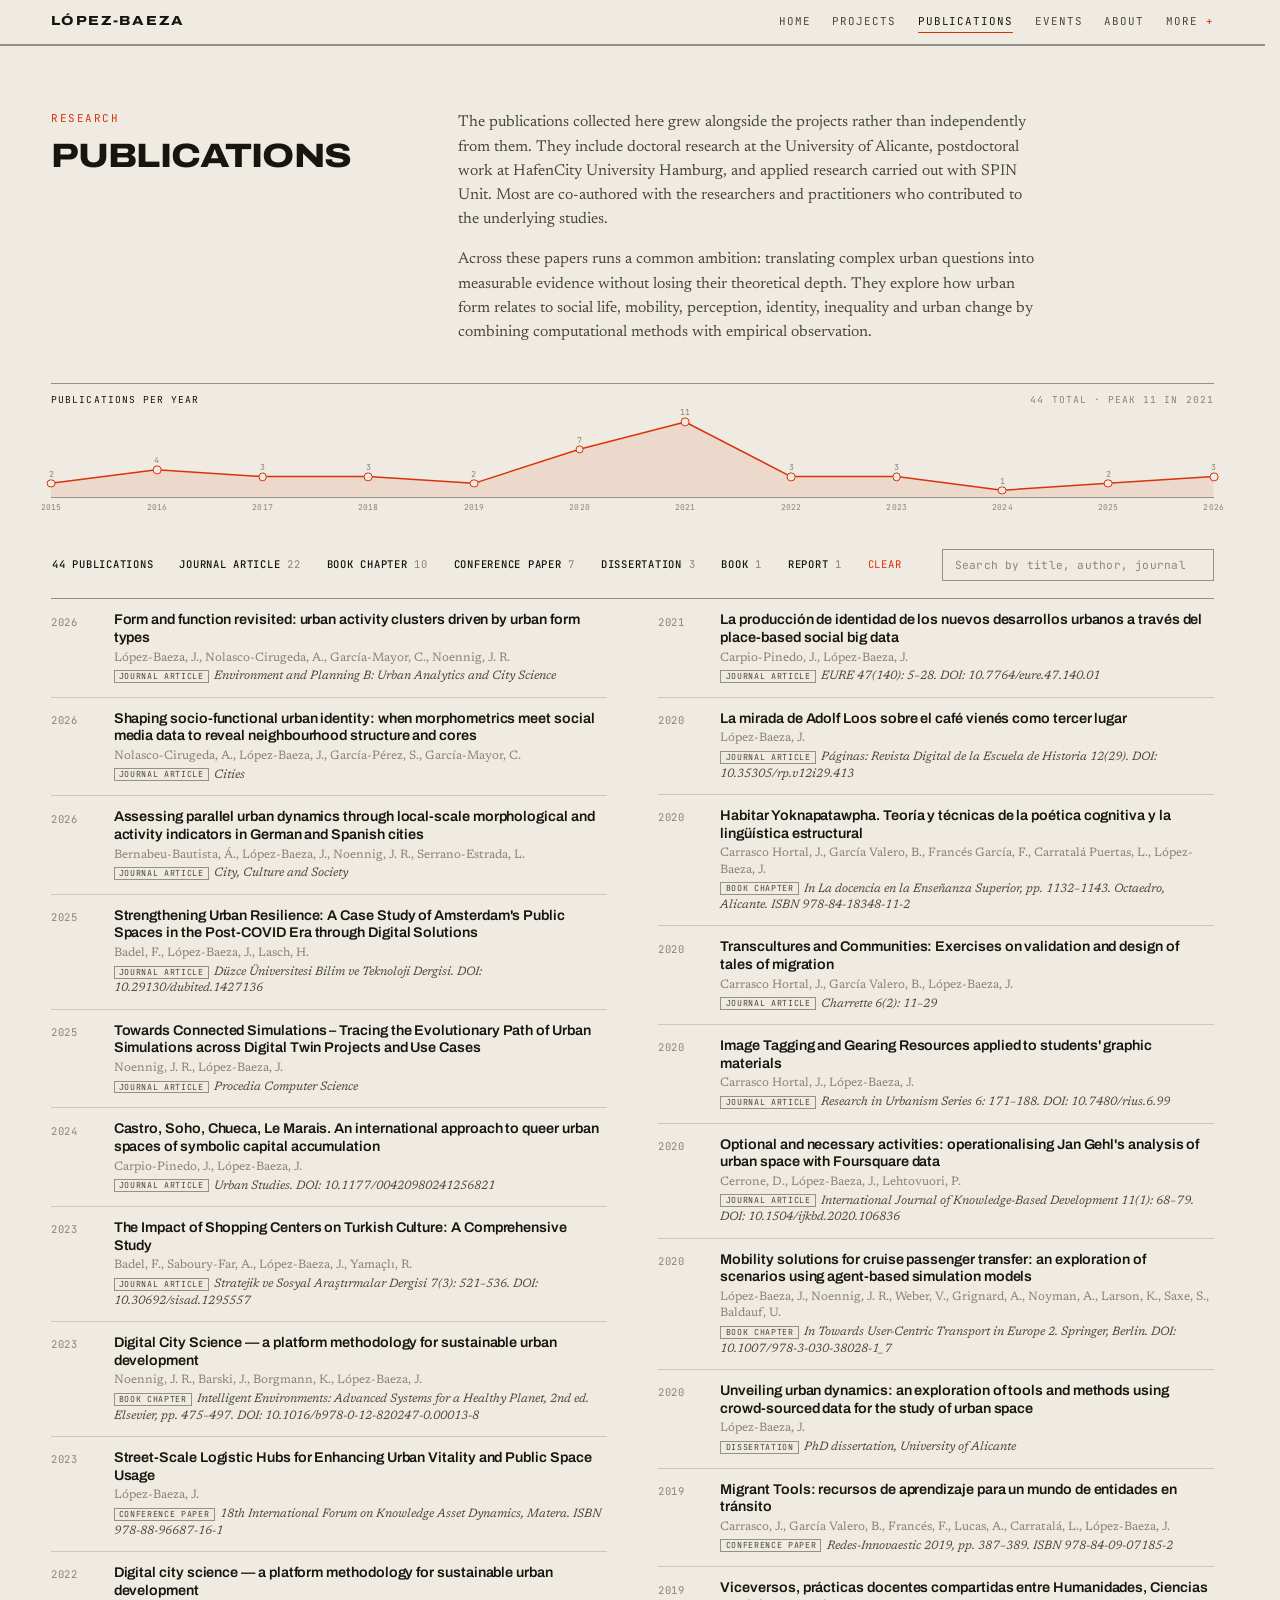
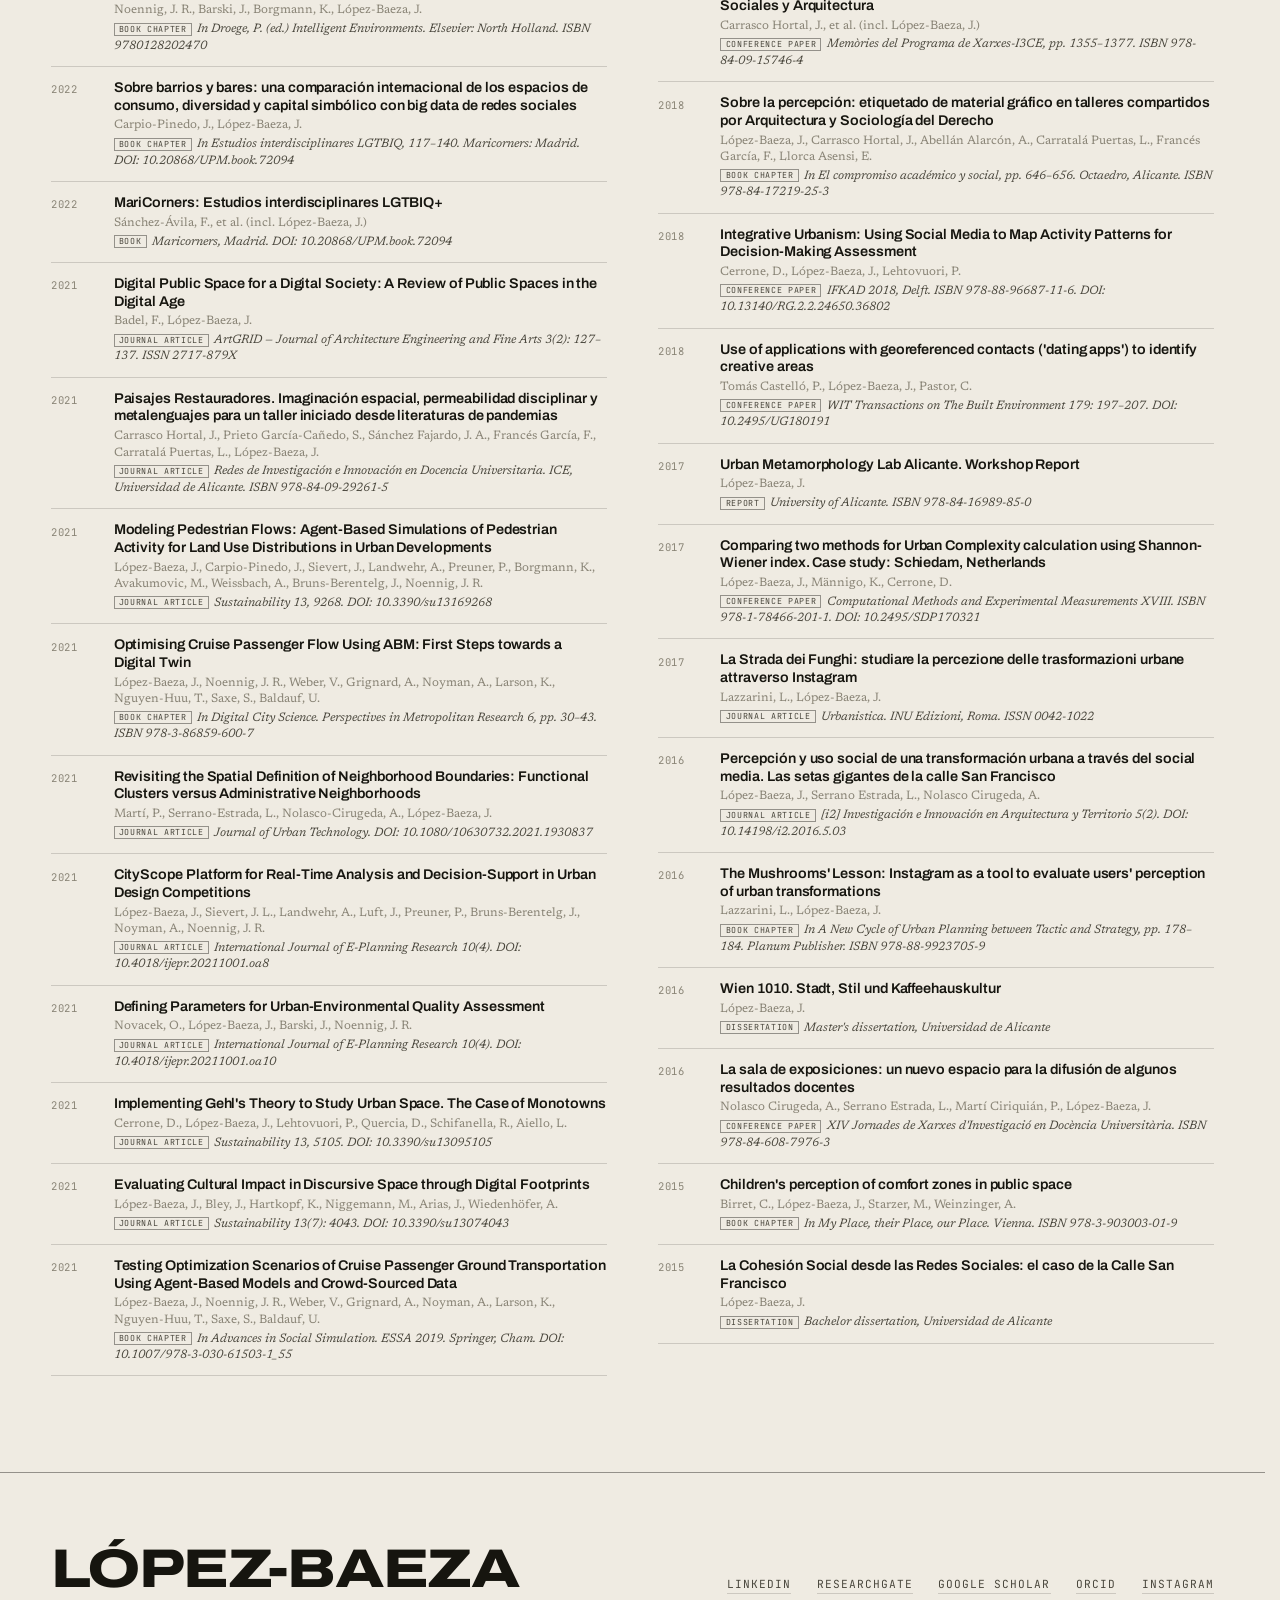
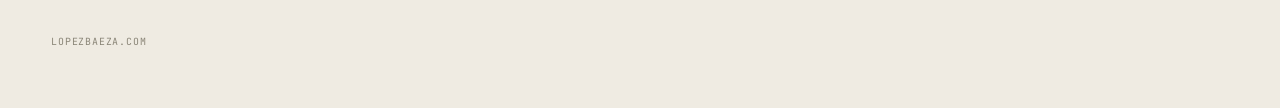
<file: publications.html>
<!doctype html>
<html lang="en">
<head>
<meta charset="utf-8">
<meta name="viewport" content="width=device-width,initial-scale=1">
<title>Publications — Jesús López-Baeza</title>
<meta name="description" content="Urban research on phenomena using open data encompassing social cohesion, activities and livability of places, and citizen preferences in public spaces, among other dynamics.">
<meta property="og:title" content="Publications — Jesús López-Baeza">
<meta property="og:description" content="Urban research on phenomena using open data encompassing social cohesion, activities and livability of places, and citizen preferences in public spaces, among other dynamics.">
<meta property="og:type" content="website">
<link rel="preconnect" href="https://fonts.googleapis.com">
<link rel="preconnect" href="https://fonts.gstatic.com" crossorigin>
<link rel="stylesheet" href="https://fonts.googleapis.com/css2?family=Archivo:wdth,wght@62..125,100..900&family=Newsreader:ital,opsz,wght@0,6..72,200..700;1,6..72,200..600&family=JetBrains+Mono:wght@400;500&display=swap">
<link rel="stylesheet" href="assets/style.css?v=6adce490">
</head>
<body>
<header class="masthead">
  <div class="mast-in">
    <a class="brand" href="index.html">López-Baeza</a>
    <nav class="nav">
        <a href="index.html">Home</a>
        <a href="projects.html">Projects</a>
        <a href="publications.html" aria-current="page">Publications</a>
        <a href="events.html">Events</a>
        <a href="about.html">About</a>
        <span class="has-kids" tabindex="0">More <i>+</i><span class="submenu"><a href="tools.html">Tools</a><a href="mailto:jesus.lopez@spinunit.org">Contact</a></span></span>
    </nav>
  </div>
</header>
<main>
<section class="section">
  <div class="wrap">
    <div class="section-head">
      <div><span class="kicker">Research</span><h2>Publications</h2></div>
      <div class="body"><p>The publications collected here grew alongside the <a href="projects.html">projects</a> rather
than independently from them. They include doctoral research at the <a href="https://www.ua.es" target="_blank" rel="noopener">University of Alicante</a>,
postdoctoral work at <a href="https://www.hcu-hamburg.de/en/" target="_blank" rel="noopener">HafenCity University Hamburg</a>, and applied research carried out with
<a href="https://spinunit.org" target="_blank" rel="noopener">SPIN Unit</a>. Most are co-authored with the researchers and practitioners who contributed
to the underlying studies.</p>
<p>Across these papers runs a common ambition: translating complex urban questions into measurable
evidence without losing their theoretical depth. They explore how urban form relates to social life,
mobility, perception, identity, inequality and urban change by combining computational methods with
empirical observation.</p></div>
    </div>
    <figure class="spark" data-spark><figcaption class="sp-cap"><span>Publications per year</span><span class="sp-meta">44 total &middot; peak 11 in 2021<button class="sp-reset" type="button" data-yearclear hidden>Showing <b data-yearlabel></b> — show all</button></span></figcaption><div class="sp-plot"><svg class="sp-svg " viewBox="0 0 100 100" preserveAspectRatio="none" aria-hidden="true"><polygon class="sp-area" points="0.00,100 0.00,81.82 9.09,63.64 18.18,72.73 27.27,72.73 36.36,81.82 45.45,36.36 54.55,0.00 63.64,72.73 72.73,72.73 81.82,90.91 90.91,81.82 100.00,72.73 100.00,100"/><polyline class="sp-path" points="0.00,81.82 9.09,63.64 18.18,72.73 27.27,72.73 36.36,81.82 45.45,36.36 54.55,0.00 63.64,72.73 72.73,72.73 81.82,90.91 90.91,81.82 100.00,72.73" vector-effect="non-scaling-stroke"/></svg><button class="sp-pt" type="button" data-year="2015" aria-pressed="false" style="--x:0.000%;--y:18.182%" data-tip='{&quot;year&quot;: 2015, &quot;count&quot;: 2, &quot;noun&quot;: &quot;publication&quot;, &quot;items&quot;: [{&quot;title&quot;: &quot;Children&#x27;s perception of comfort zones in public space&quot;, &quot;meta&quot;: &quot;Book Chapter · In My Place, their Place, our Place. Vienna. ISBN 978-3-903003-01-9&quot;, &quot;url&quot;: &quot;https://skuor.tuwien.ac.at/wp-content/uploads/2015_Knierbein_MyPlace.pdf&quot;}, {&quot;title&quot;: &quot;La Cohesión Social desde las Redes Sociales: el caso de la Calle San Francisco&quot;, &quot;meta&quot;: &quot;Dissertation · Bachelor dissertation, Universidad de Alicante&quot;, &quot;url&quot;: &quot;http://rua.ua.es/dspace/handle/10045/49469&quot;}], &quot;more&quot;: 0, &quot;clickable&quot;: true}'><span class="sp-n">2</span><span class="sr">2015: 2</span></button><button class="sp-pt" type="button" data-year="2016" aria-pressed="false" style="--x:9.091%;--y:36.364%" data-tip='{&quot;year&quot;: 2016, &quot;count&quot;: 4, &quot;noun&quot;: &quot;publication&quot;, &quot;items&quot;: [{&quot;title&quot;: &quot;Percepción y uso social de una transformación urbana a través del social media. Las setas gigantes de la calle San Francisco&quot;, &quot;meta&quot;: &quot;Journal Article · [i2] Investigación e Innovación en Arquitectura y Territorio 5(2). DOI: 10.14198/i2.2016.5.03&quot;, &quot;url&quot;: &quot;http://i2.ua.es/article/view/2016-v4-n2-percepcion-y-uso-social-de-una-transformacion-urbana-a-traves-del-social-media-las-setas-gigantes-de-la-calle-san-francisco&quot;}, {&quot;title&quot;: &quot;The Mushrooms&#x27; Lesson: Instagram as a tool to evaluate users&#x27; perception of urban transformations&quot;, &quot;meta&quot;: &quot;Book Chapter · In A New Cycle of Urban Planning between Tactic and Strategy, pp. 178–184. Planum Publisher. ISBN 978-88-9923705-9&quot;, &quot;url&quot;: &quot;http://www.planum.net/planum-magazine/planum-publisher-publication/a-new-cycle-of-urban-planning-un-nuovo-ciclo-della-pianificazione-urbanistica&quot;}, {&quot;title&quot;: &quot;Wien 1010. Stadt, Stil und Kaffeehauskultur&quot;, &quot;meta&quot;: &quot;Dissertation · Master&#x27;s dissertation, Universidad de Alicante&quot;, &quot;url&quot;: &quot;https://lopezbaeza.wixsite.com/oldblueshoe/wien&quot;}, {&quot;title&quot;: &quot;La sala de exposiciones: un nuevo espacio para la difusión de algunos resultados docentes&quot;, &quot;meta&quot;: &quot;Conference Paper · XIV Jornades de Xarxes d&#x27;Investigació en Docència Universitària. ISBN 978-84-608-7976-3&quot;, &quot;url&quot;: &quot;http://hdl.handle.net/10045/59350&quot;}], &quot;more&quot;: 0, &quot;clickable&quot;: true}'><span class="sp-n">4</span><span class="sr">2016: 4</span></button><button class="sp-pt" type="button" data-year="2017" aria-pressed="false" style="--x:18.182%;--y:27.273%" data-tip='{&quot;year&quot;: 2017, &quot;count&quot;: 3, &quot;noun&quot;: &quot;publication&quot;, &quot;items&quot;: [{&quot;title&quot;: &quot;Urban Metamorphology Lab Alicante. Workshop Report&quot;, &quot;meta&quot;: &quot;Report · University of Alicante. ISBN 978-84-16989-85-0&quot;, &quot;url&quot;: &quot;https://www.researchgate.net/publication/318470997_Urban_metaMorphology_Lab_Alicante_Workshop_Report&quot;}, {&quot;title&quot;: &quot;Comparing two methods for Urban Complexity calculation using Shannon-Wiener index. Case study: Schiedam, Netherlands&quot;, &quot;meta&quot;: &quot;Conference Paper · Computational Methods and Experimental Measurements XVIII. ISBN 978-1-78466-201-1. DOI: 10.2495/SDP170321&quot;, &quot;url&quot;: &quot;https://www.researchgate.net/publication/317850451_Comparing_two_methods_for_Urban_Complexity_calculation_using_Shannon-Wiener_index&quot;}, {&quot;title&quot;: &quot;La Strada dei Funghi: studiare la percezione delle trasformazioni urbane attraverso Instagram&quot;, &quot;meta&quot;: &quot;Journal Article · Urbanistica. INU Edizioni, Roma. ISSN 0042-1022&quot;, &quot;url&quot;: &quot;http://www.inuedizioni.com/it/prodotti/rivista/n-157-urbanistica-gennaio-giugno-2016&quot;}], &quot;more&quot;: 0, &quot;clickable&quot;: true}'><span class="sp-n">3</span><span class="sr">2017: 3</span></button><button class="sp-pt" type="button" data-year="2018" aria-pressed="false" style="--x:27.273%;--y:27.273%" data-tip='{&quot;year&quot;: 2018, &quot;count&quot;: 3, &quot;noun&quot;: &quot;publication&quot;, &quot;items&quot;: [{&quot;title&quot;: &quot;Sobre la percepción: etiquetado de material gráfico en talleres compartidos por Arquitectura y Sociología del Derecho&quot;, &quot;meta&quot;: &quot;Book Chapter · In El compromiso académico y social, pp. 646–656. Octaedro, Alicante. ISBN 978-84-17219-25-3&quot;, &quot;url&quot;: &quot;https://www.researchgate.net/publication/327466981_Sobre_la_percepcion_Etiquetado_de_material_grafico_en_talleres_compartidos_por_Arquitectura_y_Sociologia_del_Derecho&quot;}, {&quot;title&quot;: &quot;Integrative Urbanism: Using Social Media to Map Activity Patterns for Decision-Making Assessment&quot;, &quot;meta&quot;: &quot;Conference Paper · IFKAD 2018, Delft. ISBN 978-88-96687-11-6. DOI: 10.13140/RG.2.2.24650.36802&quot;, &quot;url&quot;: &quot;https://www.researchgate.net/publication/317661333_Integrative_Urbanism_Using_Social_Media_to_Map_Activity_Patterns_for_Decision-Making_Assessment&quot;}, {&quot;title&quot;: &quot;Use of applications with georeferenced contacts (&#x27;dating apps&#x27;) to identify creative areas&quot;, &quot;meta&quot;: &quot;Conference Paper · WIT Transactions on The Built Environment 179: 197–207. DOI: 10.2495/UG180191&quot;, &quot;url&quot;: &quot;https://www.researchgate.net/publication/325119280_Use_of_applications_with_georeferenced_contacts_&#x27;dating_apps&#x27;_to_identify_creative_areas&quot;}], &quot;more&quot;: 0, &quot;clickable&quot;: true}'><span class="sp-n">3</span><span class="sr">2018: 3</span></button><button class="sp-pt" type="button" data-year="2019" aria-pressed="false" style="--x:36.364%;--y:18.182%" data-tip='{&quot;year&quot;: 2019, &quot;count&quot;: 2, &quot;noun&quot;: &quot;publication&quot;, &quot;items&quot;: [{&quot;title&quot;: &quot;Migrant Tools: recursos de aprendizaje para un mundo de entidades en tránsito&quot;, &quot;meta&quot;: &quot;Conference Paper · Redes-Innovaestic 2019, pp. 387–389. ISBN 978-84-09-07185-2&quot;, &quot;url&quot;: &quot;https://www.researchgate.net/publication/333748363_Migrant_Tools_recursos_de_aprendizaje_para_un_mundo_de_entidades_en_transito&quot;}, {&quot;title&quot;: &quot;Viceversos, prácticas docentes compartidas entre Humanidades, Ciencias Sociales y Arquitectura&quot;, &quot;meta&quot;: &quot;Conference Paper · Memòries del Programa de Xarxes-I3CE, pp. 1355–1377. ISBN 978-84-09-15746-4&quot;, &quot;url&quot;: &quot;http://rua.ua.es/dspace/handle/10045/100191&quot;}], &quot;more&quot;: 0, &quot;clickable&quot;: true}'><span class="sp-n">2</span><span class="sr">2019: 2</span></button><button class="sp-pt" type="button" data-year="2020" aria-pressed="false" style="--x:45.455%;--y:63.636%" data-tip='{&quot;year&quot;: 2020, &quot;count&quot;: 7, &quot;noun&quot;: &quot;publication&quot;, &quot;items&quot;: [{&quot;title&quot;: &quot;La mirada de Adolf Loos sobre el café vienés como tercer lugar&quot;, &quot;meta&quot;: &quot;Journal Article · Páginas: Revista Digital de la Escuela de Historia 12(29). DOI: 10.35305/rp.v12i29.413&quot;, &quot;url&quot;: &quot;https://www.researchgate.net/publication/341030622_La_mirada_de_Adolf_Loos_sobre_el_cafe_vienes_como_tercer_lugar&quot;}, {&quot;title&quot;: &quot;Habitar Yoknapatawpha. Teoría y técnicas de la poética cognitiva y la lingüística estructural&quot;, &quot;meta&quot;: &quot;Book Chapter · In La docencia en la Enseñanza Superior, pp. 1132–1143. Octaedro, Alicante. ISBN 978-84-18348-11-2&quot;, &quot;url&quot;: &quot;https://web.ua.es/es/ice/redes-innovaestic2020/publicaciones.html&quot;}, {&quot;title&quot;: &quot;Transcultures and Communities: Exercises on validation and design of tales of migration&quot;, &quot;meta&quot;: &quot;Journal Article · Charrette 6(2): 11–29&quot;, &quot;url&quot;: &quot;https://www.ingentaconnect.com/contentone/arched/char/2020/00000006/00000002/art00002&quot;}, {&quot;title&quot;: &quot;Image Tagging and Gearing Resources applied to students&#x27; graphic materials&quot;, &quot;meta&quot;: &quot;Journal Article · Research in Urbanism Series 6: 171–188. DOI: 10.7480/rius.6.99&quot;, &quot;url&quot;: &quot;https://www.researchgate.net/publication/344493221_Image_Tagging_and_Gearing_Resources_Applied_to_Students&#x27;_Graphic_Materials_Learning_techniques_in_pursuit_of_inclusiveness_for_urban_and_landscape_design&quot;}, {&quot;title&quot;: &quot;Optional and necessary activities: operationalising Jan Gehl&#x27;s analysis of urban space with Foursquare data&quot;, &quot;meta&quot;: &quot;Journal Article · International Journal of Knowledge-Based Development 11(1): 68–79. DOI: 10.1504/ijkbd.2020.106836&quot;, &quot;url&quot;: &quot;https://www.researchgate.net/publication/340882276_Optional_and_necessary_activities_operationalising_Jan_Gehl&#x27;s_analysis_of_urban_space_with_Foursquare_data&quot;}, {&quot;title&quot;: &quot;Mobility solutions for cruise passenger transfer: an exploration of scenarios using agent-based simulation models&quot;, &quot;meta&quot;: &quot;Book Chapter · In Towards User-Centric Transport in Europe 2. Springer, Berlin. DOI: 10.1007/978-3-030-38028-1_7&quot;, &quot;url&quot;: &quot;https://www.researchgate.net/publication/339062166_Mobility_Solutions_for_Cruise_Passenger_Transfer_An_Exploration_of_Scenarios_Using_Agent-Based_Simulation_Models&quot;}, {&quot;title&quot;: &quot;Unveiling urban dynamics: an exploration of tools and methods using crowd-sourced data for the study of urban space&quot;, &quot;meta&quot;: &quot;Dissertation · PhD dissertation, University of Alicante&quot;, &quot;url&quot;: &quot;https://www.researchgate.net/publication/339386068_Unveiling_urban_dynamics_An_exploration_of_tools_and_methods_using_crowd-sourced_data_for_the_study_of_urban_space_Introduction&quot;}], &quot;more&quot;: 0, &quot;clickable&quot;: true}'><span class="sp-n">7</span><span class="sr">2020: 7</span></button><button class="sp-pt" type="button" data-year="2021" aria-pressed="false" style="--x:54.545%;--y:100.000%" data-tip='{&quot;year&quot;: 2021, &quot;count&quot;: 11, &quot;noun&quot;: &quot;publication&quot;, &quot;items&quot;: [{&quot;title&quot;: &quot;Digital Public Space for a Digital Society: A Review of Public Spaces in the Digital Age&quot;, &quot;meta&quot;: &quot;Journal Article · ArtGRID — Journal of Architecture Engineering and Fine Arts 3(2): 127–137. ISSN 2717-879X&quot;, &quot;url&quot;: &quot;https://dergipark.org.tr/tr/download/article-file/1999901&quot;}, {&quot;title&quot;: &quot;Paisajes Restauradores. Imaginación espacial, permeabilidad disciplinar y metalenguajes para un taller iniciado desde literaturas de pandemias&quot;, &quot;meta&quot;: &quot;Journal Article · Redes de Investigación e Innovación en Docencia Universitaria. ICE, Universidad de Alicante. ISBN 978-84-09-29261-5&quot;, &quot;url&quot;: &quot;https://www.researchgate.net/publication/356162144_Paisajes_Restauradores_Imaginacion_espacial_permeabilidad_disciplinar_y_metalenguajes_para_un_taller_iniciado_desde_literaturas_de_pandemias&quot;}, {&quot;title&quot;: &quot;Modeling Pedestrian Flows: Agent-Based Simulations of Pedestrian Activity for Land Use Distributions in Urban Developments&quot;, &quot;meta&quot;: &quot;Journal Article · Sustainability 13, 9268. DOI: 10.3390/su13169268&quot;, &quot;url&quot;: &quot;https://www.researchgate.net/publication/353973079_Modeling_Pedestrian_Flows_Agent-Based_Simulations_of_Pedestrian_Activity_for_Land_Use_Distributions_in_Urban_Developments&quot;}, {&quot;title&quot;: &quot;Optimising Cruise Passenger Flow Using ABM: First Steps towards a Digital Twin&quot;, &quot;meta&quot;: &quot;Book Chapter · In Digital City Science. Perspectives in Metropolitan Research 6, pp. 30–43. ISBN 978-3-86859-600-7&quot;, &quot;url&quot;: &quot;https://www.jovis.de/en/books/details/product/digital-city-science-researching-new-technologies-in-urban-environments.html&quot;}, {&quot;title&quot;: &quot;Revisiting the Spatial Definition of Neighborhood Boundaries: Functional Clusters versus Administrative Neighborhoods&quot;, &quot;meta&quot;: &quot;Journal Article · Journal of Urban Technology. DOI: 10.1080/10630732.2021.1930837&quot;, &quot;url&quot;: &quot;https://www.researchgate.net/publication/352901371_Revisiting_the_Spatial_Definition_of_Neighborhood_Boundaries_Functional_Clusters_versus_Administrative_Neighborhoods&quot;}, {&quot;title&quot;: &quot;CityScope Platform for Real-Time Analysis and Decision-Support in Urban Design Competitions&quot;, &quot;meta&quot;: &quot;Journal Article · International Journal of E-Planning Research 10(4). DOI: 10.4018/ijepr.20211001.oa8&quot;, &quot;url&quot;: &quot;https://www.researchgate.net/publication/351871108_CityScope_Platform_for_Real-Time_Analysis_and_Decision-Support_in_Urban_Design_Competitions&quot;}, {&quot;title&quot;: &quot;Defining Parameters for Urban-Environmental Quality Assessment&quot;, &quot;meta&quot;: &quot;Journal Article · International Journal of E-Planning Research 10(4). DOI: 10.4018/ijepr.20211001.oa10&quot;, &quot;url&quot;: &quot;https://www.researchgate.net/publication/351871472_Defining_Parameters_for_Urban-_Environmental_Quality_Assessment&quot;}, {&quot;title&quot;: &quot;Implementing Gehl&#x27;s Theory to Study Urban Space. The Case of Monotowns&quot;, &quot;meta&quot;: &quot;Journal Article · Sustainability 13, 5105. DOI: 10.3390/su13095105&quot;, &quot;url&quot;: &quot;https://www.researchgate.net/publication/351357349_Implementing_Gehl&#x27;s_Theory_to_Study_Urban_Space_The_Case_of_Monotowns&quot;}, {&quot;title&quot;: &quot;Evaluating Cultural Impact in Discursive Space through Digital Footprints&quot;, &quot;meta&quot;: &quot;Journal Article · Sustainability 13(7): 4043. DOI: 10.3390/su13074043&quot;, &quot;url&quot;: &quot;https://www.researchgate.net/publication/350663826_Evaluating_Cultural_Impact_in_Discursive_Space_through_Digital_Footprints&quot;}, {&quot;title&quot;: &quot;Testing Optimization Scenarios of Cruise Passenger Ground Transportation Using Agent-Based Models and Crowd-Sourced Data&quot;, &quot;meta&quot;: &quot;Book Chapter · In Advances in Social Simulation. ESSA 2019. Springer, Cham. DOI: 10.1007/978-3-030-61503-1_55&quot;, &quot;url&quot;: &quot;https://www.researchgate.net/publication/351117030_Testing_Optimization_Scenarios_of_Cruise_Passenger_Ground_Transportation_Using_Agent-Based_Models_and_Crowd-Sourced_Data&quot;}, {&quot;title&quot;: &quot;La producción de identidad de los nuevos desarrollos urbanos a través del place-based social big data&quot;, &quot;meta&quot;: &quot;Journal Article · EURE 47(140): 5–28. DOI: 10.7764/eure.47.140.01&quot;, &quot;url&quot;: &quot;https://bit.ly/3lzOtXb&quot;}], &quot;more&quot;: 0, &quot;clickable&quot;: true}'><span class="sp-n">11</span><span class="sr">2021: 11</span></button><button class="sp-pt" type="button" data-year="2022" aria-pressed="false" style="--x:63.636%;--y:27.273%" data-tip='{&quot;year&quot;: 2022, &quot;count&quot;: 3, &quot;noun&quot;: &quot;publication&quot;, &quot;items&quot;: [{&quot;title&quot;: &quot;Digital city science — a platform methodology for sustainable urban development&quot;, &quot;meta&quot;: &quot;Book Chapter · In Droege, P. (ed.) Intelligent Environments. Elsevier: North Holland. ISBN 9780128202470&quot;, &quot;url&quot;: &quot;https://www.elsevier.com/books/intelligent-environments/droege/978-0-12-820247-0&quot;}, {&quot;title&quot;: &quot;Sobre barrios y bares: una comparación internacional de los espacios de consumo, diversidad y capital simbólico con big data de redes sociales&quot;, &quot;meta&quot;: &quot;Book Chapter · In Estudios interdisciplinares LGTBIQ, 117–140. Maricorners: Madrid. DOI: 10.20868/UPM.book.72094&quot;, &quot;url&quot;: &quot;https://www.researchgate.net/publication/365669601_Sobre_barrios_y_bares_una_comparacion_internacional_de_los_espacios_de_consumo_diversidad_y_capital_simbolico_con_big_data_de_redes_sociales&quot;}, {&quot;title&quot;: &quot;MariCorners: Estudios interdisciplinares LGTBIQ+&quot;, &quot;meta&quot;: &quot;Book · Maricorners, Madrid. DOI: 10.20868/UPM.book.72094&quot;, &quot;url&quot;: &quot;https://oa.upm.es/72094/&quot;}], &quot;more&quot;: 0, &quot;clickable&quot;: true}'><span class="sp-n">3</span><span class="sr">2022: 3</span></button><button class="sp-pt" type="button" data-year="2023" aria-pressed="false" style="--x:72.727%;--y:27.273%" data-tip='{&quot;year&quot;: 2023, &quot;count&quot;: 3, &quot;noun&quot;: &quot;publication&quot;, &quot;items&quot;: [{&quot;title&quot;: &quot;The Impact of Shopping Centers on Turkish Culture: A Comprehensive Study&quot;, &quot;meta&quot;: &quot;Journal Article · Stratejik ve Sosyal Araştırmalar Dergisi 7(3): 521–536. DOI: 10.30692/sisad.1295557&quot;, &quot;url&quot;: &quot;https://www.researchgate.net/publication/376046814_The_Impact_of_Shopping_Centers_on_Turkish_Culture_A_Comprehensive_Study&quot;}, {&quot;title&quot;: &quot;Digital City Science — a platform methodology for sustainable urban development&quot;, &quot;meta&quot;: &quot;Book Chapter · Intelligent Environments: Advanced Systems for a Healthy Planet, 2nd ed. Elsevier, pp. 475–497. DOI: 10.1016/b978-0-12-820247-0.00013-8&quot;, &quot;url&quot;: &quot;https://forschungsportal.hcu-hamburg.de/en/publications/digital-city-sciencea-platform-methodology-for-sustainable-urban-&quot;}, {&quot;title&quot;: &quot;Street-Scale Logistic Hubs for Enhancing Urban Vitality and Public Space Usage&quot;, &quot;meta&quot;: &quot;Conference Paper · 18th International Forum on Knowledge Asset Dynamics, Matera. ISBN 978-88-96687-16-1&quot;, &quot;url&quot;: &quot;https://www.researchgate.net/publication/371236931_Street-Scale_Logistic_Hubs_for_Enhancing_Urban_Vitality_and_Public_Space_Usage&quot;}], &quot;more&quot;: 0, &quot;clickable&quot;: true}'><span class="sp-n">3</span><span class="sr">2023: 3</span></button><button class="sp-pt" type="button" data-year="2024" aria-pressed="false" style="--x:81.818%;--y:9.091%" data-tip='{&quot;year&quot;: 2024, &quot;count&quot;: 1, &quot;noun&quot;: &quot;publication&quot;, &quot;items&quot;: [{&quot;title&quot;: &quot;Castro, Soho, Chueca, Le Marais. An international approach to queer urban spaces of symbolic capital accumulation&quot;, &quot;meta&quot;: &quot;Journal Article · Urban Studies. DOI: 10.1177/00420980241256821&quot;, &quot;url&quot;: &quot;https://journals.sagepub.com/doi/abs/10.1177/00420980241256821&quot;}], &quot;more&quot;: 0, &quot;clickable&quot;: true}'><span class="sp-n">1</span><span class="sr">2024: 1</span></button><button class="sp-pt" type="button" data-year="2025" aria-pressed="false" style="--x:90.909%;--y:18.182%" data-tip='{&quot;year&quot;: 2025, &quot;count&quot;: 2, &quot;noun&quot;: &quot;publication&quot;, &quot;items&quot;: [{&quot;title&quot;: &quot;Strengthening Urban Resilience: A Case Study of Amsterdam&#x27;s Public Spaces in the Post-COVID Era through Digital Solutions&quot;, &quot;meta&quot;: &quot;Journal Article · Düzce Üniversitesi Bilim ve Teknoloji Dergisi. DOI: 10.29130/dubited.1427136&quot;, &quot;url&quot;: &quot;https://dergipark.org.tr/en/pub/dubited/issue/91522/1427136&quot;}, {&quot;title&quot;: &quot;Towards Connected Simulations – Tracing the Evolutionary Path of Urban Simulations across Digital Twin Projects and Use Cases&quot;, &quot;meta&quot;: &quot;Journal Article · Procedia Computer Science&quot;, &quot;url&quot;: &quot;https://www.researchgate.net/publication/397357579_Towards_Connected_Simulations_-_Tracing_the_Evolutionary_Path_of_Urban_Simulations_across_Digital_Twin_Projects_and_Use_Cases&quot;}], &quot;more&quot;: 0, &quot;clickable&quot;: true}'><span class="sp-n">2</span><span class="sr">2025: 2</span></button><button class="sp-pt" type="button" data-year="2026" aria-pressed="false" style="--x:100.000%;--y:27.273%" data-tip='{&quot;year&quot;: 2026, &quot;count&quot;: 3, &quot;noun&quot;: &quot;publication&quot;, &quot;items&quot;: [{&quot;title&quot;: &quot;Form and function revisited: urban activity clusters driven by urban form types&quot;, &quot;meta&quot;: &quot;Journal Article · Environment and Planning B: Urban Analytics and City Science&quot;, &quot;url&quot;: &quot;https://www.researchgate.net/publication/410779434_Form_and_function_revisited_urban_activity_clusters_driven_by_urban_form_types&quot;}, {&quot;title&quot;: &quot;Shaping socio-functional urban identity: when morphometrics meet social media data to reveal neighbourhood structure and cores&quot;, &quot;meta&quot;: &quot;Journal Article · Cities&quot;, &quot;url&quot;: &quot;https://www.researchgate.net/publication/409445512_Shaping_socio-functional_urban_identity_When_morphometrics_meet_social_media_data_to_reveal_neighbourhood_structure_and_cores&quot;}, {&quot;title&quot;: &quot;Assessing parallel urban dynamics through local-scale morphological and activity indicators in German and Spanish cities&quot;, &quot;meta&quot;: &quot;Journal Article · City, Culture and Society&quot;, &quot;url&quot;: &quot;https://www.researchgate.net/publication/402565655_Assessing_parallel_urban_dynamics_through_local-scale_morphological_and_activity_indicators_in_German_and_Spanish_cities&quot;}], &quot;more&quot;: 0, &quot;clickable&quot;: true}'><span class="sp-n">3</span><span class="sr">2026: 3</span></button></div><div class="sp-axis"><span style="left:0.000%">2015</span><span style="left:9.091%">2016</span><span style="left:18.182%">2017</span><span style="left:27.273%">2018</span><span style="left:36.364%">2019</span><span style="left:45.455%">2020</span><span style="left:54.545%">2021</span><span style="left:63.636%">2022</span><span style="left:72.727%">2023</span><span style="left:81.818%">2024</span><span style="left:90.909%">2025</span><span style="left:100.000%">2026</span></div><div class="sp-tip" data-tipbox hidden></div></figure><div class="controls"><div class="tally"><span class="facet is-total"><b><span data-count>44</span> publications</b></span><button class="facet" type="button" data-facet="Journal Article" aria-pressed="false"><b>Journal Article</b> 22</button><button class="facet" type="button" data-facet="Book Chapter" aria-pressed="false"><b>Book Chapter</b> 10</button><button class="facet" type="button" data-facet="Conference Paper" aria-pressed="false"><b>Conference Paper</b> 7</button><button class="facet" type="button" data-facet="Dissertation" aria-pressed="false"><b>Dissertation</b> 3</button><button class="facet" type="button" data-facet="Book" aria-pressed="false"><b>Book</b> 1</button><button class="facet" type="button" data-facet="Report" aria-pressed="false"><b>Report</b> 1</button><button class="facet is-clear" type="button" data-clear>Clear</button></div><label class="search"><span class="sr">Search</span><input type="search" data-search placeholder="Search by title, author, journal or year…" autocomplete="off"></label></div><div class="pubs" data-filterable><article class="pub" data-s="form and function revisited: urban activity clusters driven by urban form types lópez-baeza, j., nolasco-cirugeda, a., garcía-mayor, c., noennig, j. r. environment and planning b: urban analytics and city science journal article 2026" data-y="2026" data-f="Journal Article"><div class="pub-year">2026</div><div><a class="pub-title" href="https://www.researchgate.net/publication/410779434_Form_and_function_revisited_urban_activity_clusters_driven_by_urban_form_types" target="_blank" rel="noopener">Form and function revisited: urban activity clusters driven by urban form types</a><p class="pub-authors">López-Baeza, J., Nolasco-Cirugeda, A., García-Mayor, C., Noennig, J. R.</p><p class="pub-venue"><span class="pub-kind">Journal Article</span>Environment and Planning B: Urban Analytics and City Science</p></div></article>
<article class="pub" data-s="shaping socio-functional urban identity: when morphometrics meet social media data to reveal neighbourhood structure and cores nolasco-cirugeda, a., lópez-baeza, j., garcía-pérez, s., garcía-mayor, c. cities journal article 2026" data-y="2026" data-f="Journal Article"><div class="pub-year">2026</div><div><a class="pub-title" href="https://www.researchgate.net/publication/409445512_Shaping_socio-functional_urban_identity_When_morphometrics_meet_social_media_data_to_reveal_neighbourhood_structure_and_cores" target="_blank" rel="noopener">Shaping socio-functional urban identity: when morphometrics meet social media data to reveal neighbourhood structure and cores</a><p class="pub-authors">Nolasco-Cirugeda, A., López-Baeza, J., García-Pérez, S., García-Mayor, C.</p><p class="pub-venue"><span class="pub-kind">Journal Article</span>Cities</p></div></article>
<article class="pub" data-s="assessing parallel urban dynamics through local-scale morphological and activity indicators in german and spanish cities bernabeu-bautista, á., lópez-baeza, j., noennig, j. r., serrano-estrada, l. city, culture and society journal article 2026" data-y="2026" data-f="Journal Article"><div class="pub-year">2026</div><div><a class="pub-title" href="https://www.researchgate.net/publication/402565655_Assessing_parallel_urban_dynamics_through_local-scale_morphological_and_activity_indicators_in_German_and_Spanish_cities" target="_blank" rel="noopener">Assessing parallel urban dynamics through local-scale morphological and activity indicators in German and Spanish cities</a><p class="pub-authors">Bernabeu-Bautista, Á., López-Baeza, J., Noennig, J. R., Serrano-Estrada, L.</p><p class="pub-venue"><span class="pub-kind">Journal Article</span>City, Culture and Society</p></div></article>
<article class="pub" data-s="strengthening urban resilience: a case study of amsterdam&#x27;s public spaces in the post-covid era through digital solutions badel, f., lópez-baeza, j., lasch, h. düzce üniversitesi bilim ve teknoloji dergisi. doi: 10.29130/dubited.1427136 journal article 2025" data-y="2025" data-f="Journal Article"><div class="pub-year">2025</div><div><a class="pub-title" href="https://dergipark.org.tr/en/pub/dubited/issue/91522/1427136" target="_blank" rel="noopener">Strengthening Urban Resilience: A Case Study of Amsterdam&#x27;s Public Spaces in the Post-COVID Era through Digital Solutions</a><p class="pub-authors">Badel, F., López-Baeza, J., Lasch, H.</p><p class="pub-venue"><span class="pub-kind">Journal Article</span>Düzce Üniversitesi Bilim ve Teknoloji Dergisi. DOI: 10.29130/dubited.1427136</p></div></article>
<article class="pub" data-s="towards connected simulations – tracing the evolutionary path of urban simulations across digital twin projects and use cases noennig, j. r., lópez-baeza, j. procedia computer science journal article 2025" data-y="2025" data-f="Journal Article"><div class="pub-year">2025</div><div><a class="pub-title" href="https://www.researchgate.net/publication/397357579_Towards_Connected_Simulations_-_Tracing_the_Evolutionary_Path_of_Urban_Simulations_across_Digital_Twin_Projects_and_Use_Cases" target="_blank" rel="noopener">Towards Connected Simulations – Tracing the Evolutionary Path of Urban Simulations across Digital Twin Projects and Use Cases</a><p class="pub-authors">Noennig, J. R., López-Baeza, J.</p><p class="pub-venue"><span class="pub-kind">Journal Article</span>Procedia Computer Science</p></div></article>
<article class="pub" data-s="castro, soho, chueca, le marais. an international approach to queer urban spaces of symbolic capital accumulation carpio-pinedo, j., lópez-baeza, j. urban studies. doi: 10.1177/00420980241256821 journal article 2024" data-y="2024" data-f="Journal Article"><div class="pub-year">2024</div><div><a class="pub-title" href="https://journals.sagepub.com/doi/abs/10.1177/00420980241256821" target="_blank" rel="noopener">Castro, Soho, Chueca, Le Marais. An international approach to queer urban spaces of symbolic capital accumulation</a><p class="pub-authors">Carpio-Pinedo, J., López-Baeza, J.</p><p class="pub-venue"><span class="pub-kind">Journal Article</span>Urban Studies. DOI: 10.1177/00420980241256821</p></div></article>
<article class="pub" data-s="the impact of shopping centers on turkish culture: a comprehensive study badel, f., saboury-far, a., lópez-baeza, j., yamaçlı, r. stratejik ve sosyal araştırmalar dergisi 7(3): 521–536. doi: 10.30692/sisad.1295557 journal article 2023" data-y="2023" data-f="Journal Article"><div class="pub-year">2023</div><div><a class="pub-title" href="https://www.researchgate.net/publication/376046814_The_Impact_of_Shopping_Centers_on_Turkish_Culture_A_Comprehensive_Study" target="_blank" rel="noopener">The Impact of Shopping Centers on Turkish Culture: A Comprehensive Study</a><p class="pub-authors">Badel, F., Saboury-Far, A., López-Baeza, J., Yamaçlı, R.</p><p class="pub-venue"><span class="pub-kind">Journal Article</span>Stratejik ve Sosyal Araştırmalar Dergisi 7(3): 521–536. DOI: 10.30692/sisad.1295557</p></div></article>
<article class="pub" data-s="digital city science — a platform methodology for sustainable urban development noennig, j. r., barski, j., borgmann, k., lópez-baeza, j. intelligent environments: advanced systems for a healthy planet, 2nd ed. elsevier, pp. 475–497. doi: 10.1016/b978-0-12-820247-0.00013-8 book chapter 2023" data-y="2023" data-f="Book Chapter"><div class="pub-year">2023</div><div><a class="pub-title" href="https://forschungsportal.hcu-hamburg.de/en/publications/digital-city-sciencea-platform-methodology-for-sustainable-urban-" target="_blank" rel="noopener">Digital City Science — a platform methodology for sustainable urban development</a><p class="pub-authors">Noennig, J. R., Barski, J., Borgmann, K., López-Baeza, J.</p><p class="pub-venue"><span class="pub-kind">Book Chapter</span>Intelligent Environments: Advanced Systems for a Healthy Planet, 2nd ed. Elsevier, pp. 475–497. DOI: 10.1016/b978-0-12-820247-0.00013-8</p></div></article>
<article class="pub" data-s="street-scale logistic hubs for enhancing urban vitality and public space usage lópez-baeza, j. 18th international forum on knowledge asset dynamics, matera. isbn 978-88-96687-16-1 conference paper 2023" data-y="2023" data-f="Conference Paper"><div class="pub-year">2023</div><div><a class="pub-title" href="https://www.researchgate.net/publication/371236931_Street-Scale_Logistic_Hubs_for_Enhancing_Urban_Vitality_and_Public_Space_Usage" target="_blank" rel="noopener">Street-Scale Logistic Hubs for Enhancing Urban Vitality and Public Space Usage</a><p class="pub-authors">López-Baeza, J.</p><p class="pub-venue"><span class="pub-kind">Conference Paper</span>18th International Forum on Knowledge Asset Dynamics, Matera. ISBN 978-88-96687-16-1</p></div></article>
<article class="pub" data-s="digital city science — a platform methodology for sustainable urban development noennig, j. r., barski, j., borgmann, k., lópez-baeza, j. in droege, p. (ed.) intelligent environments. elsevier: north holland. isbn 9780128202470 book chapter 2022" data-y="2022" data-f="Book Chapter"><div class="pub-year">2022</div><div><a class="pub-title" href="https://www.elsevier.com/books/intelligent-environments/droege/978-0-12-820247-0" target="_blank" rel="noopener">Digital city science — a platform methodology for sustainable urban development</a><p class="pub-authors">Noennig, J. R., Barski, J., Borgmann, K., López-Baeza, J.</p><p class="pub-venue"><span class="pub-kind">Book Chapter</span>In Droege, P. (ed.) Intelligent Environments. Elsevier: North Holland. ISBN 9780128202470</p></div></article>
<article class="pub" data-s="sobre barrios y bares: una comparación internacional de los espacios de consumo, diversidad y capital simbólico con big data de redes sociales carpio-pinedo, j., lópez-baeza, j. in estudios interdisciplinares lgtbiq, 117–140. maricorners: madrid. doi: 10.20868/upm.book.72094 book chapter 2022" data-y="2022" data-f="Book Chapter"><div class="pub-year">2022</div><div><a class="pub-title" href="https://www.researchgate.net/publication/365669601_Sobre_barrios_y_bares_una_comparacion_internacional_de_los_espacios_de_consumo_diversidad_y_capital_simbolico_con_big_data_de_redes_sociales" target="_blank" rel="noopener">Sobre barrios y bares: una comparación internacional de los espacios de consumo, diversidad y capital simbólico con big data de redes sociales</a><p class="pub-authors">Carpio-Pinedo, J., López-Baeza, J.</p><p class="pub-venue"><span class="pub-kind">Book Chapter</span>In Estudios interdisciplinares LGTBIQ, 117–140. Maricorners: Madrid. DOI: 10.20868/UPM.book.72094</p></div></article>
<article class="pub" data-s="maricorners: estudios interdisciplinares lgtbiq+ sánchez-ávila, f., et al. (incl. lópez-baeza, j.) maricorners, madrid. doi: 10.20868/upm.book.72094 book 2022" data-y="2022" data-f="Book"><div class="pub-year">2022</div><div><a class="pub-title" href="https://oa.upm.es/72094/" target="_blank" rel="noopener">MariCorners: Estudios interdisciplinares LGTBIQ+</a><p class="pub-authors">Sánchez-Ávila, F., et al. (incl. López-Baeza, J.)</p><p class="pub-venue"><span class="pub-kind">Book</span>Maricorners, Madrid. DOI: 10.20868/UPM.book.72094</p></div></article>
<article class="pub" data-s="digital public space for a digital society: a review of public spaces in the digital age badel, f., lópez-baeza, j. artgrid — journal of architecture engineering and fine arts 3(2): 127–137. issn 2717-879x journal article 2021" data-y="2021" data-f="Journal Article"><div class="pub-year">2021</div><div><a class="pub-title" href="https://dergipark.org.tr/tr/download/article-file/1999901" target="_blank" rel="noopener">Digital Public Space for a Digital Society: A Review of Public Spaces in the Digital Age</a><p class="pub-authors">Badel, F., López-Baeza, J.</p><p class="pub-venue"><span class="pub-kind">Journal Article</span>ArtGRID — Journal of Architecture Engineering and Fine Arts 3(2): 127–137. ISSN 2717-879X</p></div></article>
<article class="pub" data-s="paisajes restauradores. imaginación espacial, permeabilidad disciplinar y metalenguajes para un taller iniciado desde literaturas de pandemias carrasco hortal, j., prieto garcía-cañedo, s., sánchez fajardo, j. a., francés garcía, f., carratalá puertas, l., lópez-baeza, j. redes de investigación e innovación en docencia universitaria. ice, universidad de alicante. isbn 978-84-09-29261-5 journal article 2021" data-y="2021" data-f="Journal Article"><div class="pub-year">2021</div><div><a class="pub-title" href="https://www.researchgate.net/publication/356162144_Paisajes_Restauradores_Imaginacion_espacial_permeabilidad_disciplinar_y_metalenguajes_para_un_taller_iniciado_desde_literaturas_de_pandemias" target="_blank" rel="noopener">Paisajes Restauradores. Imaginación espacial, permeabilidad disciplinar y metalenguajes para un taller iniciado desde literaturas de pandemias</a><p class="pub-authors">Carrasco Hortal, J., Prieto García-Cañedo, S., Sánchez Fajardo, J. A., Francés García, F., Carratalá Puertas, L., López-Baeza, J.</p><p class="pub-venue"><span class="pub-kind">Journal Article</span>Redes de Investigación e Innovación en Docencia Universitaria. ICE, Universidad de Alicante. ISBN 978-84-09-29261-5</p></div></article>
<article class="pub" data-s="modeling pedestrian flows: agent-based simulations of pedestrian activity for land use distributions in urban developments lópez-baeza, j., carpio-pinedo, j., sievert, j., landwehr, a., preuner, p., borgmann, k., avakumovic, m., weissbach, a., bruns-berentelg, j., noennig, j. r. sustainability 13, 9268. doi: 10.3390/su13169268 journal article 2021" data-y="2021" data-f="Journal Article"><div class="pub-year">2021</div><div><a class="pub-title" href="https://www.researchgate.net/publication/353973079_Modeling_Pedestrian_Flows_Agent-Based_Simulations_of_Pedestrian_Activity_for_Land_Use_Distributions_in_Urban_Developments" target="_blank" rel="noopener">Modeling Pedestrian Flows: Agent-Based Simulations of Pedestrian Activity for Land Use Distributions in Urban Developments</a><p class="pub-authors">López-Baeza, J., Carpio-Pinedo, J., Sievert, J., Landwehr, A., Preuner, P., Borgmann, K., Avakumovic, M., Weissbach, A., Bruns-Berentelg, J., Noennig, J. R.</p><p class="pub-venue"><span class="pub-kind">Journal Article</span>Sustainability 13, 9268. DOI: 10.3390/su13169268</p></div></article>
<article class="pub" data-s="optimising cruise passenger flow using abm: first steps towards a digital twin lópez-baeza, j., noennig, j. r., weber, v., grignard, a., noyman, a., larson, k., nguyen-huu, t., saxe, s., baldauf, u. in digital city science. perspectives in metropolitan research 6, pp. 30–43. isbn 978-3-86859-600-7 book chapter 2021" data-y="2021" data-f="Book Chapter"><div class="pub-year">2021</div><div><a class="pub-title" href="https://www.jovis.de/en/books/details/product/digital-city-science-researching-new-technologies-in-urban-environments.html" target="_blank" rel="noopener">Optimising Cruise Passenger Flow Using ABM: First Steps towards a Digital Twin</a><p class="pub-authors">López-Baeza, J., Noennig, J. R., Weber, V., Grignard, A., Noyman, A., Larson, K., Nguyen-Huu, T., Saxe, S., Baldauf, U.</p><p class="pub-venue"><span class="pub-kind">Book Chapter</span>In Digital City Science. Perspectives in Metropolitan Research 6, pp. 30–43. ISBN 978-3-86859-600-7</p></div></article>
<article class="pub" data-s="revisiting the spatial definition of neighborhood boundaries: functional clusters versus administrative neighborhoods martí, p., serrano-estrada, l., nolasco-cirugeda, a., lópez-baeza, j. journal of urban technology. doi: 10.1080/10630732.2021.1930837 journal article 2021" data-y="2021" data-f="Journal Article"><div class="pub-year">2021</div><div><a class="pub-title" href="https://www.researchgate.net/publication/352901371_Revisiting_the_Spatial_Definition_of_Neighborhood_Boundaries_Functional_Clusters_versus_Administrative_Neighborhoods" target="_blank" rel="noopener">Revisiting the Spatial Definition of Neighborhood Boundaries: Functional Clusters versus Administrative Neighborhoods</a><p class="pub-authors">Martí, P., Serrano-Estrada, L., Nolasco-Cirugeda, A., López-Baeza, J.</p><p class="pub-venue"><span class="pub-kind">Journal Article</span>Journal of Urban Technology. DOI: 10.1080/10630732.2021.1930837</p></div></article>
<article class="pub" data-s="cityscope platform for real-time analysis and decision-support in urban design competitions lópez-baeza, j., sievert, j. l., landwehr, a., luft, j., preuner, p., bruns-berentelg, j., noyman, a., noennig, j. r. international journal of e-planning research 10(4). doi: 10.4018/ijepr.20211001.oa8 journal article 2021" data-y="2021" data-f="Journal Article"><div class="pub-year">2021</div><div><a class="pub-title" href="https://www.researchgate.net/publication/351871108_CityScope_Platform_for_Real-Time_Analysis_and_Decision-Support_in_Urban_Design_Competitions" target="_blank" rel="noopener">CityScope Platform for Real-Time Analysis and Decision-Support in Urban Design Competitions</a><p class="pub-authors">López-Baeza, J., Sievert, J. L., Landwehr, A., Luft, J., Preuner, P., Bruns-Berentelg, J., Noyman, A., Noennig, J. R.</p><p class="pub-venue"><span class="pub-kind">Journal Article</span>International Journal of E-Planning Research 10(4). DOI: 10.4018/ijepr.20211001.oa8</p></div></article>
<article class="pub" data-s="defining parameters for urban-environmental quality assessment novacek, o., lópez-baeza, j., barski, j., noennig, j. r. international journal of e-planning research 10(4). doi: 10.4018/ijepr.20211001.oa10 journal article 2021" data-y="2021" data-f="Journal Article"><div class="pub-year">2021</div><div><a class="pub-title" href="https://www.researchgate.net/publication/351871472_Defining_Parameters_for_Urban-_Environmental_Quality_Assessment" target="_blank" rel="noopener">Defining Parameters for Urban-Environmental Quality Assessment</a><p class="pub-authors">Novacek, O., López-Baeza, J., Barski, J., Noennig, J. R.</p><p class="pub-venue"><span class="pub-kind">Journal Article</span>International Journal of E-Planning Research 10(4). DOI: 10.4018/ijepr.20211001.oa10</p></div></article>
<article class="pub" data-s="implementing gehl&#x27;s theory to study urban space. the case of monotowns cerrone, d., lópez-baeza, j., lehtovuori, p., quercia, d., schifanella, r., aiello, l. sustainability 13, 5105. doi: 10.3390/su13095105 journal article 2021" data-y="2021" data-f="Journal Article"><div class="pub-year">2021</div><div><a class="pub-title" href="https://www.researchgate.net/publication/351357349_Implementing_Gehl&#x27;s_Theory_to_Study_Urban_Space_The_Case_of_Monotowns" target="_blank" rel="noopener">Implementing Gehl&#x27;s Theory to Study Urban Space. The Case of Monotowns</a><p class="pub-authors">Cerrone, D., López-Baeza, J., Lehtovuori, P., Quercia, D., Schifanella, R., Aiello, L.</p><p class="pub-venue"><span class="pub-kind">Journal Article</span>Sustainability 13, 5105. DOI: 10.3390/su13095105</p></div></article>
<article class="pub" data-s="evaluating cultural impact in discursive space through digital footprints lópez-baeza, j., bley, j., hartkopf, k., niggemann, m., arias, j., wiedenhöfer, a. sustainability 13(7): 4043. doi: 10.3390/su13074043 journal article 2021" data-y="2021" data-f="Journal Article"><div class="pub-year">2021</div><div><a class="pub-title" href="https://www.researchgate.net/publication/350663826_Evaluating_Cultural_Impact_in_Discursive_Space_through_Digital_Footprints" target="_blank" rel="noopener">Evaluating Cultural Impact in Discursive Space through Digital Footprints</a><p class="pub-authors">López-Baeza, J., Bley, J., Hartkopf, K., Niggemann, M., Arias, J., Wiedenhöfer, A.</p><p class="pub-venue"><span class="pub-kind">Journal Article</span>Sustainability 13(7): 4043. DOI: 10.3390/su13074043</p></div></article>
<article class="pub" data-s="testing optimization scenarios of cruise passenger ground transportation using agent-based models and crowd-sourced data lópez-baeza, j., noennig, j. r., weber, v., grignard, a., noyman, a., larson, k., nguyen-huu, t., saxe, s., baldauf, u. in advances in social simulation. essa 2019. springer, cham. doi: 10.1007/978-3-030-61503-1_55 book chapter 2021" data-y="2021" data-f="Book Chapter"><div class="pub-year">2021</div><div><a class="pub-title" href="https://www.researchgate.net/publication/351117030_Testing_Optimization_Scenarios_of_Cruise_Passenger_Ground_Transportation_Using_Agent-Based_Models_and_Crowd-Sourced_Data" target="_blank" rel="noopener">Testing Optimization Scenarios of Cruise Passenger Ground Transportation Using Agent-Based Models and Crowd-Sourced Data</a><p class="pub-authors">López-Baeza, J., Noennig, J. R., Weber, V., Grignard, A., Noyman, A., Larson, K., Nguyen-Huu, T., Saxe, S., Baldauf, U.</p><p class="pub-venue"><span class="pub-kind">Book Chapter</span>In Advances in Social Simulation. ESSA 2019. Springer, Cham. DOI: 10.1007/978-3-030-61503-1_55</p></div></article>
<article class="pub" data-s="la producción de identidad de los nuevos desarrollos urbanos a través del place-based social big data carpio-pinedo, j., lópez-baeza, j. eure 47(140): 5–28. doi: 10.7764/eure.47.140.01 journal article 2021" data-y="2021" data-f="Journal Article"><div class="pub-year">2021</div><div><a class="pub-title" href="https://bit.ly/3lzOtXb" target="_blank" rel="noopener">La producción de identidad de los nuevos desarrollos urbanos a través del place-based social big data</a><p class="pub-authors">Carpio-Pinedo, J., López-Baeza, J.</p><p class="pub-venue"><span class="pub-kind">Journal Article</span>EURE 47(140): 5–28. DOI: 10.7764/eure.47.140.01</p></div></article>
<article class="pub" data-s="la mirada de adolf loos sobre el café vienés como tercer lugar lópez-baeza, j. páginas: revista digital de la escuela de historia 12(29). doi: 10.35305/rp.v12i29.413 journal article 2020" data-y="2020" data-f="Journal Article"><div class="pub-year">2020</div><div><a class="pub-title" href="https://www.researchgate.net/publication/341030622_La_mirada_de_Adolf_Loos_sobre_el_cafe_vienes_como_tercer_lugar" target="_blank" rel="noopener">La mirada de Adolf Loos sobre el café vienés como tercer lugar</a><p class="pub-authors">López-Baeza, J.</p><p class="pub-venue"><span class="pub-kind">Journal Article</span>Páginas: Revista Digital de la Escuela de Historia 12(29). DOI: 10.35305/rp.v12i29.413</p></div></article>
<article class="pub" data-s="habitar yoknapatawpha. teoría y técnicas de la poética cognitiva y la lingüística estructural carrasco hortal, j., garcía valero, b., francés garcía, f., carratalá puertas, l., lópez-baeza, j. in la docencia en la enseñanza superior, pp. 1132–1143. octaedro, alicante. isbn 978-84-18348-11-2 book chapter 2020" data-y="2020" data-f="Book Chapter"><div class="pub-year">2020</div><div><a class="pub-title" href="https://web.ua.es/es/ice/redes-innovaestic2020/publicaciones.html" target="_blank" rel="noopener">Habitar Yoknapatawpha. Teoría y técnicas de la poética cognitiva y la lingüística estructural</a><p class="pub-authors">Carrasco Hortal, J., García Valero, B., Francés García, F., Carratalá Puertas, L., López-Baeza, J.</p><p class="pub-venue"><span class="pub-kind">Book Chapter</span>In La docencia en la Enseñanza Superior, pp. 1132–1143. Octaedro, Alicante. ISBN 978-84-18348-11-2</p></div></article>
<article class="pub" data-s="transcultures and communities: exercises on validation and design of tales of migration carrasco hortal, j., garcía valero, b., lópez-baeza, j. charrette 6(2): 11–29 journal article 2020" data-y="2020" data-f="Journal Article"><div class="pub-year">2020</div><div><a class="pub-title" href="https://www.ingentaconnect.com/contentone/arched/char/2020/00000006/00000002/art00002" target="_blank" rel="noopener">Transcultures and Communities: Exercises on validation and design of tales of migration</a><p class="pub-authors">Carrasco Hortal, J., García Valero, B., López-Baeza, J.</p><p class="pub-venue"><span class="pub-kind">Journal Article</span>Charrette 6(2): 11–29</p></div></article>
<article class="pub" data-s="image tagging and gearing resources applied to students&#x27; graphic materials carrasco hortal, j., lópez-baeza, j. research in urbanism series 6: 171–188. doi: 10.7480/rius.6.99 journal article 2020" data-y="2020" data-f="Journal Article"><div class="pub-year">2020</div><div><a class="pub-title" href="https://www.researchgate.net/publication/344493221_Image_Tagging_and_Gearing_Resources_Applied_to_Students&#x27;_Graphic_Materials_Learning_techniques_in_pursuit_of_inclusiveness_for_urban_and_landscape_design" target="_blank" rel="noopener">Image Tagging and Gearing Resources applied to students&#x27; graphic materials</a><p class="pub-authors">Carrasco Hortal, J., López-Baeza, J.</p><p class="pub-venue"><span class="pub-kind">Journal Article</span>Research in Urbanism Series 6: 171–188. DOI: 10.7480/rius.6.99</p></div></article>
<article class="pub" data-s="optional and necessary activities: operationalising jan gehl&#x27;s analysis of urban space with foursquare data cerrone, d., lópez-baeza, j., lehtovuori, p. international journal of knowledge-based development 11(1): 68–79. doi: 10.1504/ijkbd.2020.106836 journal article 2020" data-y="2020" data-f="Journal Article"><div class="pub-year">2020</div><div><a class="pub-title" href="https://www.researchgate.net/publication/340882276_Optional_and_necessary_activities_operationalising_Jan_Gehl&#x27;s_analysis_of_urban_space_with_Foursquare_data" target="_blank" rel="noopener">Optional and necessary activities: operationalising Jan Gehl&#x27;s analysis of urban space with Foursquare data</a><p class="pub-authors">Cerrone, D., López-Baeza, J., Lehtovuori, P.</p><p class="pub-venue"><span class="pub-kind">Journal Article</span>International Journal of Knowledge-Based Development 11(1): 68–79. DOI: 10.1504/ijkbd.2020.106836</p></div></article>
<article class="pub" data-s="mobility solutions for cruise passenger transfer: an exploration of scenarios using agent-based simulation models lópez-baeza, j., noennig, j. r., weber, v., grignard, a., noyman, a., larson, k., saxe, s., baldauf, u. in towards user-centric transport in europe 2. springer, berlin. doi: 10.1007/978-3-030-38028-1_7 book chapter 2020" data-y="2020" data-f="Book Chapter"><div class="pub-year">2020</div><div><a class="pub-title" href="https://www.researchgate.net/publication/339062166_Mobility_Solutions_for_Cruise_Passenger_Transfer_An_Exploration_of_Scenarios_Using_Agent-Based_Simulation_Models" target="_blank" rel="noopener">Mobility solutions for cruise passenger transfer: an exploration of scenarios using agent-based simulation models</a><p class="pub-authors">López-Baeza, J., Noennig, J. R., Weber, V., Grignard, A., Noyman, A., Larson, K., Saxe, S., Baldauf, U.</p><p class="pub-venue"><span class="pub-kind">Book Chapter</span>In Towards User-Centric Transport in Europe 2. Springer, Berlin. DOI: 10.1007/978-3-030-38028-1_7</p></div></article>
<article class="pub" data-s="unveiling urban dynamics: an exploration of tools and methods using crowd-sourced data for the study of urban space lópez-baeza, j. phd dissertation, university of alicante dissertation 2020" data-y="2020" data-f="Dissertation"><div class="pub-year">2020</div><div><a class="pub-title" href="https://www.researchgate.net/publication/339386068_Unveiling_urban_dynamics_An_exploration_of_tools_and_methods_using_crowd-sourced_data_for_the_study_of_urban_space_Introduction" target="_blank" rel="noopener">Unveiling urban dynamics: an exploration of tools and methods using crowd-sourced data for the study of urban space</a><p class="pub-authors">López-Baeza, J.</p><p class="pub-venue"><span class="pub-kind">Dissertation</span>PhD dissertation, University of Alicante</p></div></article>
<article class="pub" data-s="migrant tools: recursos de aprendizaje para un mundo de entidades en tránsito carrasco, j., garcía valero, b., francés, f., lucas, a., carratalá, l., lópez-baeza, j. redes-innovaestic 2019, pp. 387–389. isbn 978-84-09-07185-2 conference paper 2019" data-y="2019" data-f="Conference Paper"><div class="pub-year">2019</div><div><a class="pub-title" href="https://www.researchgate.net/publication/333748363_Migrant_Tools_recursos_de_aprendizaje_para_un_mundo_de_entidades_en_transito" target="_blank" rel="noopener">Migrant Tools: recursos de aprendizaje para un mundo de entidades en tránsito</a><p class="pub-authors">Carrasco, J., García Valero, B., Francés, F., Lucas, A., Carratalá, L., López-Baeza, J.</p><p class="pub-venue"><span class="pub-kind">Conference Paper</span>Redes-Innovaestic 2019, pp. 387–389. ISBN 978-84-09-07185-2</p></div></article>
<article class="pub" data-s="viceversos, prácticas docentes compartidas entre humanidades, ciencias sociales y arquitectura carrasco hortal, j., et al. (incl. lópez-baeza, j.) memòries del programa de xarxes-i3ce, pp. 1355–1377. isbn 978-84-09-15746-4 conference paper 2019" data-y="2019" data-f="Conference Paper"><div class="pub-year">2019</div><div><a class="pub-title" href="http://rua.ua.es/dspace/handle/10045/100191" target="_blank" rel="noopener">Viceversos, prácticas docentes compartidas entre Humanidades, Ciencias Sociales y Arquitectura</a><p class="pub-authors">Carrasco Hortal, J., et al. (incl. López-Baeza, J.)</p><p class="pub-venue"><span class="pub-kind">Conference Paper</span>Memòries del Programa de Xarxes-I3CE, pp. 1355–1377. ISBN 978-84-09-15746-4</p></div></article>
<article class="pub" data-s="sobre la percepción: etiquetado de material gráfico en talleres compartidos por arquitectura y sociología del derecho lópez-baeza, j., carrasco hortal, j., abellán alarcón, a., carratalá puertas, l., francés garcía, f., llorca asensi, e. in el compromiso académico y social, pp. 646–656. octaedro, alicante. isbn 978-84-17219-25-3 book chapter 2018" data-y="2018" data-f="Book Chapter"><div class="pub-year">2018</div><div><a class="pub-title" href="https://www.researchgate.net/publication/327466981_Sobre_la_percepcion_Etiquetado_de_material_grafico_en_talleres_compartidos_por_Arquitectura_y_Sociologia_del_Derecho" target="_blank" rel="noopener">Sobre la percepción: etiquetado de material gráfico en talleres compartidos por Arquitectura y Sociología del Derecho</a><p class="pub-authors">López-Baeza, J., Carrasco Hortal, J., Abellán Alarcón, A., Carratalá Puertas, L., Francés García, F., Llorca Asensi, E.</p><p class="pub-venue"><span class="pub-kind">Book Chapter</span>In El compromiso académico y social, pp. 646–656. Octaedro, Alicante. ISBN 978-84-17219-25-3</p></div></article>
<article class="pub" data-s="integrative urbanism: using social media to map activity patterns for decision-making assessment cerrone, d., lópez-baeza, j., lehtovuori, p. ifkad 2018, delft. isbn 978-88-96687-11-6. doi: 10.13140/rg.2.2.24650.36802 conference paper 2018" data-y="2018" data-f="Conference Paper"><div class="pub-year">2018</div><div><a class="pub-title" href="https://www.researchgate.net/publication/317661333_Integrative_Urbanism_Using_Social_Media_to_Map_Activity_Patterns_for_Decision-Making_Assessment" target="_blank" rel="noopener">Integrative Urbanism: Using Social Media to Map Activity Patterns for Decision-Making Assessment</a><p class="pub-authors">Cerrone, D., López-Baeza, J., Lehtovuori, P.</p><p class="pub-venue"><span class="pub-kind">Conference Paper</span>IFKAD 2018, Delft. ISBN 978-88-96687-11-6. DOI: 10.13140/RG.2.2.24650.36802</p></div></article>
<article class="pub" data-s="use of applications with georeferenced contacts (&#x27;dating apps&#x27;) to identify creative areas tomás castelló, p., lópez-baeza, j., pastor, c. wit transactions on the built environment 179: 197–207. doi: 10.2495/ug180191 conference paper 2018" data-y="2018" data-f="Conference Paper"><div class="pub-year">2018</div><div><a class="pub-title" href="https://www.researchgate.net/publication/325119280_Use_of_applications_with_georeferenced_contacts_&#x27;dating_apps&#x27;_to_identify_creative_areas" target="_blank" rel="noopener">Use of applications with georeferenced contacts (&#x27;dating apps&#x27;) to identify creative areas</a><p class="pub-authors">Tomás Castelló, P., López-Baeza, J., Pastor, C.</p><p class="pub-venue"><span class="pub-kind">Conference Paper</span>WIT Transactions on The Built Environment 179: 197–207. DOI: 10.2495/UG180191</p></div></article>
<article class="pub" data-s="urban metamorphology lab alicante. workshop report lópez-baeza, j. university of alicante. isbn 978-84-16989-85-0 report 2017" data-y="2017" data-f="Report"><div class="pub-year">2017</div><div><a class="pub-title" href="https://www.researchgate.net/publication/318470997_Urban_metaMorphology_Lab_Alicante_Workshop_Report" target="_blank" rel="noopener">Urban Metamorphology Lab Alicante. Workshop Report</a><p class="pub-authors">López-Baeza, J.</p><p class="pub-venue"><span class="pub-kind">Report</span>University of Alicante. ISBN 978-84-16989-85-0</p></div></article>
<article class="pub" data-s="comparing two methods for urban complexity calculation using shannon-wiener index. case study: schiedam, netherlands lópez-baeza, j., männigo, k., cerrone, d. computational methods and experimental measurements xviii. isbn 978-1-78466-201-1. doi: 10.2495/sdp170321 conference paper 2017" data-y="2017" data-f="Conference Paper"><div class="pub-year">2017</div><div><a class="pub-title" href="https://www.researchgate.net/publication/317850451_Comparing_two_methods_for_Urban_Complexity_calculation_using_Shannon-Wiener_index" target="_blank" rel="noopener">Comparing two methods for Urban Complexity calculation using Shannon-Wiener index. Case study: Schiedam, Netherlands</a><p class="pub-authors">López-Baeza, J., Männigo, K., Cerrone, D.</p><p class="pub-venue"><span class="pub-kind">Conference Paper</span>Computational Methods and Experimental Measurements XVIII. ISBN 978-1-78466-201-1. DOI: 10.2495/SDP170321</p></div></article>
<article class="pub" data-s="la strada dei funghi: studiare la percezione delle trasformazioni urbane attraverso instagram lazzarini, l., lópez-baeza, j. urbanistica. inu edizioni, roma. issn 0042-1022 journal article 2017" data-y="2017" data-f="Journal Article"><div class="pub-year">2017</div><div><a class="pub-title" href="http://www.inuedizioni.com/it/prodotti/rivista/n-157-urbanistica-gennaio-giugno-2016" target="_blank" rel="noopener">La Strada dei Funghi: studiare la percezione delle trasformazioni urbane attraverso Instagram</a><p class="pub-authors">Lazzarini, L., López-Baeza, J.</p><p class="pub-venue"><span class="pub-kind">Journal Article</span>Urbanistica. INU Edizioni, Roma. ISSN 0042-1022</p></div></article>
<article class="pub" data-s="percepción y uso social de una transformación urbana a través del social media. las setas gigantes de la calle san francisco lópez-baeza, j., serrano estrada, l., nolasco cirugeda, a. [i2] investigación e innovación en arquitectura y territorio 5(2). doi: 10.14198/i2.2016.5.03 journal article 2016" data-y="2016" data-f="Journal Article"><div class="pub-year">2016</div><div><a class="pub-title" href="http://i2.ua.es/article/view/2016-v4-n2-percepcion-y-uso-social-de-una-transformacion-urbana-a-traves-del-social-media-las-setas-gigantes-de-la-calle-san-francisco" target="_blank" rel="noopener">Percepción y uso social de una transformación urbana a través del social media. Las setas gigantes de la calle San Francisco</a><p class="pub-authors">López-Baeza, J., Serrano Estrada, L., Nolasco Cirugeda, A.</p><p class="pub-venue"><span class="pub-kind">Journal Article</span>[i2] Investigación e Innovación en Arquitectura y Territorio 5(2). DOI: 10.14198/i2.2016.5.03</p></div></article>
<article class="pub" data-s="the mushrooms&#x27; lesson: instagram as a tool to evaluate users&#x27; perception of urban transformations lazzarini, l., lópez-baeza, j. in a new cycle of urban planning between tactic and strategy, pp. 178–184. planum publisher. isbn 978-88-9923705-9 book chapter 2016" data-y="2016" data-f="Book Chapter"><div class="pub-year">2016</div><div><a class="pub-title" href="http://www.planum.net/planum-magazine/planum-publisher-publication/a-new-cycle-of-urban-planning-un-nuovo-ciclo-della-pianificazione-urbanistica" target="_blank" rel="noopener">The Mushrooms&#x27; Lesson: Instagram as a tool to evaluate users&#x27; perception of urban transformations</a><p class="pub-authors">Lazzarini, L., López-Baeza, J.</p><p class="pub-venue"><span class="pub-kind">Book Chapter</span>In A New Cycle of Urban Planning between Tactic and Strategy, pp. 178–184. Planum Publisher. ISBN 978-88-9923705-9</p></div></article>
<article class="pub" data-s="wien 1010. stadt, stil und kaffeehauskultur lópez-baeza, j. master&#x27;s dissertation, universidad de alicante dissertation 2016" data-y="2016" data-f="Dissertation"><div class="pub-year">2016</div><div><a class="pub-title" href="https://lopezbaeza.wixsite.com/oldblueshoe/wien" target="_blank" rel="noopener">Wien 1010. Stadt, Stil und Kaffeehauskultur</a><p class="pub-authors">López-Baeza, J.</p><p class="pub-venue"><span class="pub-kind">Dissertation</span>Master&#x27;s dissertation, Universidad de Alicante</p></div></article>
<article class="pub" data-s="la sala de exposiciones: un nuevo espacio para la difusión de algunos resultados docentes nolasco cirugeda, a., serrano estrada, l., martí ciriquián, p., lópez-baeza, j. xiv jornades de xarxes d&#x27;investigació en docència universitària. isbn 978-84-608-7976-3 conference paper 2016" data-y="2016" data-f="Conference Paper"><div class="pub-year">2016</div><div><a class="pub-title" href="http://hdl.handle.net/10045/59350" target="_blank" rel="noopener">La sala de exposiciones: un nuevo espacio para la difusión de algunos resultados docentes</a><p class="pub-authors">Nolasco Cirugeda, A., Serrano Estrada, L., Martí Ciriquián, P., López-Baeza, J.</p><p class="pub-venue"><span class="pub-kind">Conference Paper</span>XIV Jornades de Xarxes d&#x27;Investigació en Docència Universitària. ISBN 978-84-608-7976-3</p></div></article>
<article class="pub" data-s="children&#x27;s perception of comfort zones in public space birret, c., lópez-baeza, j., starzer, m., weinzinger, a. in my place, their place, our place. vienna. isbn 978-3-903003-01-9 book chapter 2015" data-y="2015" data-f="Book Chapter"><div class="pub-year">2015</div><div><a class="pub-title" href="https://skuor.tuwien.ac.at/wp-content/uploads/2015_Knierbein_MyPlace.pdf" target="_blank" rel="noopener">Children&#x27;s perception of comfort zones in public space</a><p class="pub-authors">Birret, C., López-Baeza, J., Starzer, M., Weinzinger, A.</p><p class="pub-venue"><span class="pub-kind">Book Chapter</span>In My Place, their Place, our Place. Vienna. ISBN 978-3-903003-01-9</p></div></article>
<article class="pub" data-s="la cohesión social desde las redes sociales: el caso de la calle san francisco lópez-baeza, j. bachelor dissertation, universidad de alicante dissertation 2015" data-y="2015" data-f="Dissertation"><div class="pub-year">2015</div><div><a class="pub-title" href="http://rua.ua.es/dspace/handle/10045/49469" target="_blank" rel="noopener">La Cohesión Social desde las Redes Sociales: el caso de la Calle San Francisco</a><p class="pub-authors">López-Baeza, J.</p><p class="pub-venue"><span class="pub-kind">Dissertation</span>Bachelor dissertation, Universidad de Alicante</p></div></article></div><p class="no-hits" data-empty hidden>No publications match that search.</p>
  </div>
</section>
</main>
<footer class="foot">
  <div class="wrap">
    <div class="foot-grid">
      <p class="foot-name">López-Baeza</p>
      <div class="foot-links">
      <a href="https://www.linkedin.com/in/jesuslopezbaeza/" rel="me noopener" target="_blank">LinkedIn</a>
      <a href="https://www.researchgate.net/profile/Jesus-Lopez-Baeza" rel="me noopener" target="_blank">ResearchGate</a>
      <a href="https://scholar.google.com/citations?user=J8rSZxgAAAAJ" rel="me noopener" target="_blank">Google Scholar</a>
      <a href="https://orcid.org/0000-0002-4092-1782" rel="me noopener" target="_blank">ORCID</a>
      <a href="https://instagram.com/lopez.baeza" rel="me noopener" target="_blank">Instagram</a>
      </div>
    </div>
    <p class="colophon"><a href="index.html">lopezbaeza.com</a></p>
  </div>
</footer>
<script>
document.querySelectorAll('.carousel').forEach(function(c){
  var t = c.querySelector('.track');
  function step(){ return Math.max(t.clientWidth * 0.8, 240); }
  c.querySelector('.prev').onclick = function(){ t.scrollBy({left:-step(), behavior:'smooth'}); };
  c.querySelector('.next').onclick = function(){ t.scrollBy({left: step(), behavior:'smooth'}); };
});

document.querySelectorAll('.vid-link').forEach(function (a) {
  a.addEventListener('click', function (ev) {
    // file:// can't host a YouTube iframe, so there we just follow the link
    if (location.protocol.indexOf('http') !== 0) return;
    ev.preventDefault();
    var f = document.createElement('iframe');
    f.src = 'https://www.youtube-nocookie.com/embed/' + a.dataset.yt + '?autoplay=1';
    f.title = a.querySelector('img').alt;
    f.allow = 'accelerometer; autoplay; clipboard-write; encrypted-media; picture-in-picture';
    f.allowFullscreen = true;
    f.setAttribute('frameborder', '0');
    a.replaceWith(f);
  });
});
</script>
<script src="assets/wi.js?v=f2f666fa"></script>
<script src="assets/filter.js?v=83b50b9c"></script>
<script src="assets/timeline.js?v=4cbc760e"></script>
<script src="assets/spark.js?v=9d6b259e"></script>
</body>
</html>
</file>
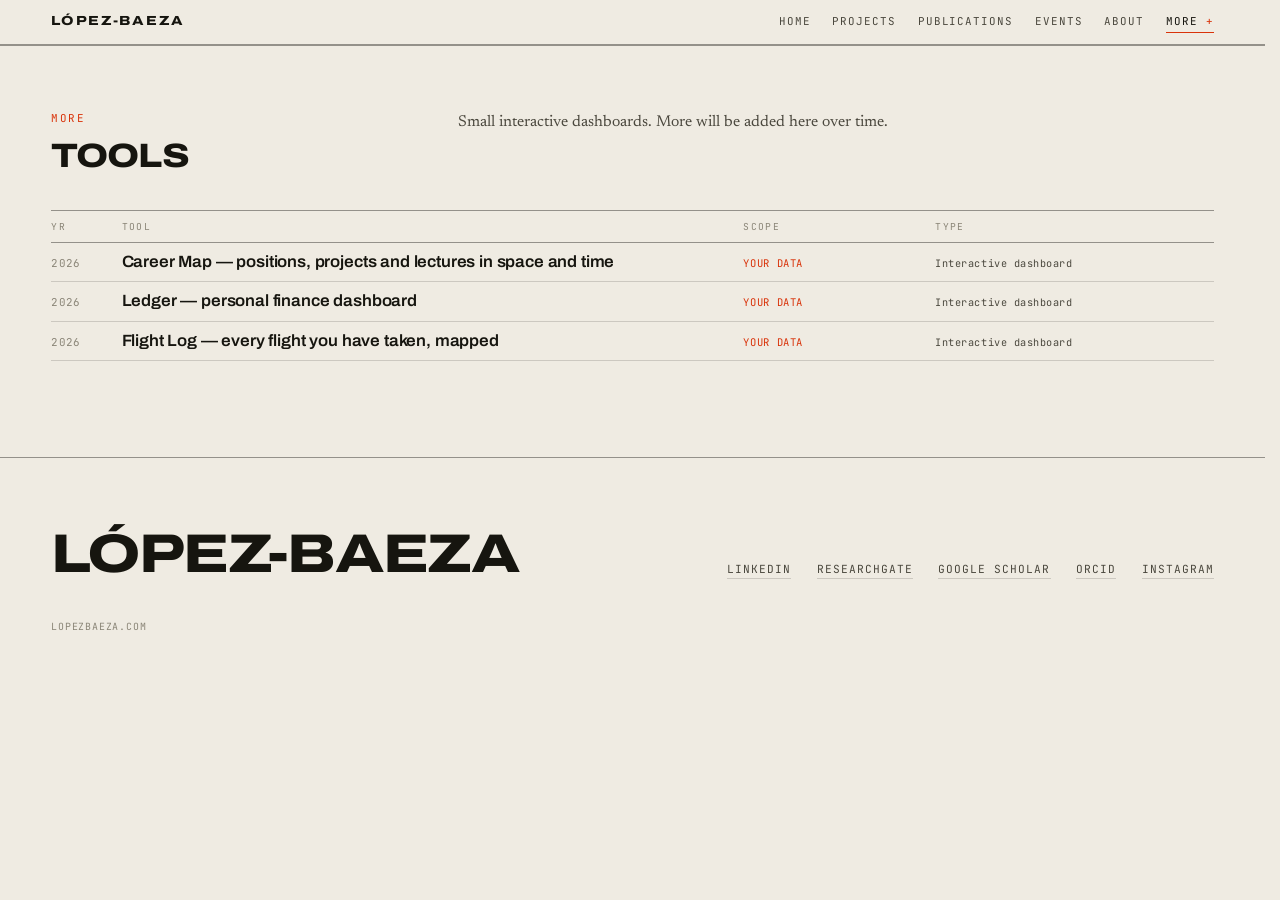
<file: tools.html>
<!doctype html>
<html lang="en">
<head>
<meta charset="utf-8">
<meta name="viewport" content="width=device-width,initial-scale=1">
<title>Tools — Jesús López-Baeza</title>
<meta name="description" content="Interactive dashboards on urban and career data.">
<meta property="og:title" content="Tools — Jesús López-Baeza">
<meta property="og:description" content="Interactive dashboards on urban and career data.">
<meta property="og:type" content="website">
<link rel="preconnect" href="https://fonts.googleapis.com">
<link rel="preconnect" href="https://fonts.gstatic.com" crossorigin>
<link rel="stylesheet" href="https://fonts.googleapis.com/css2?family=Archivo:wdth,wght@62..125,100..900&family=Newsreader:ital,opsz,wght@0,6..72,200..700;1,6..72,200..600&family=JetBrains+Mono:wght@400;500&display=swap">
<link rel="stylesheet" href="assets/style.css?v=6adce490">
</head>
<body>
<header class="masthead">
  <div class="mast-in">
    <a class="brand" href="index.html">López-Baeza</a>
    <nav class="nav">
        <a href="index.html">Home</a>
        <a href="projects.html">Projects</a>
        <a href="publications.html">Publications</a>
        <a href="events.html">Events</a>
        <a href="about.html">About</a>
        <span class="has-kids is-on" tabindex="0">More <i>+</i><span class="submenu"><a href="tools.html" aria-current="page">Tools</a><a href="mailto:jesus.lopez@spinunit.org">Contact</a></span></span>
    </nav>
  </div>
</header>
<main>
<section class="section">
  <div class="wrap">
    <div class="section-head">
      <div><span class="kicker">More</span><h2>Tools</h2></div>
      <div class="body"><p>Small interactive dashboards. More will be added here over time.</p></div>
    </div>
    <div class="table">
<div class="thead"><span>Yr</span><span>Tool</span><span>Scope</span><span>Type</span><span></span></div>
<a class="trow" href="career-map.html"><span class="t-year">2026</span><span class="t-title">Career Map — positions, projects and lectures in space and time</span><span class="t-city">Your data</span><span class="t-org">Interactive dashboard</span><span class="t-go">&rarr;</span></a>
<a class="trow" href="ledger.html"><span class="t-year">2026</span><span class="t-title">Ledger — personal finance dashboard</span><span class="t-city">Your data</span><span class="t-org">Interactive dashboard</span><span class="t-go">&rarr;</span></a>
<a class="trow" href="flights.html"><span class="t-year">2026</span><span class="t-title">Flight Log — every flight you have taken, mapped</span><span class="t-city">Your data</span><span class="t-org">Interactive dashboard</span><span class="t-go">&rarr;</span></a>
</div>
  </div>
</section>
</main>
<footer class="foot">
  <div class="wrap">
    <div class="foot-grid">
      <p class="foot-name">López-Baeza</p>
      <div class="foot-links">
      <a href="https://www.linkedin.com/in/jesuslopezbaeza/" rel="me noopener" target="_blank">LinkedIn</a>
      <a href="https://www.researchgate.net/profile/Jesus-Lopez-Baeza" rel="me noopener" target="_blank">ResearchGate</a>
      <a href="https://scholar.google.com/citations?user=J8rSZxgAAAAJ" rel="me noopener" target="_blank">Google Scholar</a>
      <a href="https://orcid.org/0000-0002-4092-1782" rel="me noopener" target="_blank">ORCID</a>
      <a href="https://instagram.com/lopez.baeza" rel="me noopener" target="_blank">Instagram</a>
      </div>
    </div>
    <p class="colophon"><a href="index.html">lopezbaeza.com</a></p>
  </div>
</footer>
<script>
document.querySelectorAll('.carousel').forEach(function(c){
  var t = c.querySelector('.track');
  function step(){ return Math.max(t.clientWidth * 0.8, 240); }
  c.querySelector('.prev').onclick = function(){ t.scrollBy({left:-step(), behavior:'smooth'}); };
  c.querySelector('.next').onclick = function(){ t.scrollBy({left: step(), behavior:'smooth'}); };
});

document.querySelectorAll('.vid-link').forEach(function (a) {
  a.addEventListener('click', function (ev) {
    // file:// can't host a YouTube iframe, so there we just follow the link
    if (location.protocol.indexOf('http') !== 0) return;
    ev.preventDefault();
    var f = document.createElement('iframe');
    f.src = 'https://www.youtube-nocookie.com/embed/' + a.dataset.yt + '?autoplay=1';
    f.title = a.querySelector('img').alt;
    f.allow = 'accelerometer; autoplay; clipboard-write; encrypted-media; picture-in-picture';
    f.allowFullscreen = true;
    f.setAttribute('frameborder', '0');
    a.replaceWith(f);
  });
});
</script>
<script src="assets/wi.js?v=f2f666fa"></script>
<script src="assets/filter.js?v=83b50b9c"></script>
<script src="assets/timeline.js?v=4cbc760e"></script>
<script src="assets/spark.js?v=9d6b259e"></script>
</body>
</html>
</file>
<file: assets/style.css>
/* ------------------------------------------------------------------
   López-Baeza — editorial static site
   Paper / ink / one signal colour. No gradients, no shadows, no radii.
------------------------------------------------------------------ */

:root{
  --paper:#EFEBE2;
  --paper-2:#E6E1D6;
  --ink:#16150F;
  --ink-soft:#4A473D;
  --muted:#8A8577;
  --accent:#D9330A;
  --rule:rgba(22,21,15,.16);
  --rule-strong:rgba(22,21,15,.42);

  --display:"Archivo","Helvetica Neue",Arial,sans-serif;
  --serif:"Newsreader",Georgia,"Times New Roman",serif;
  --mono:"JetBrains Mono",ui-monospace,SFMono-Regular,Menlo,monospace;

  --pad:clamp(1.25rem,4vw,4rem);
  --maxw:1680px;
}

*{box-sizing:border-box}
/* scrollbar-gutter keeps the centred masthead from shifting sideways between a
   short page like Tools, which needs no scrollbar, and a long one that does.
   Where scrollbars are drawn as an overlay — macOS by default — there is no
   gutter to reserve and this does nothing. */
html{-webkit-text-size-adjust:100%;scrollbar-gutter:stable}
body{
  margin:0;background:var(--paper);color:var(--ink);
  font-family:var(--serif);
  font-size:clamp(1rem,.5vw + .9rem,1.1rem);
  line-height:1.55;-webkit-font-smoothing:antialiased;
}
::selection{background:var(--accent);color:var(--paper)}
a{color:inherit;text-decoration:none}
img{max-width:100%;display:block}
.wrap{max-width:var(--maxw);margin:0 auto;padding:0 var(--pad)}

/* ---------------------------------------------------------- masthead */

/* Everything from here to the end of the section is lifted verbatim into the
   two dashboard pages, which cannot load this file (their stylesheet and this
   one both define .wrap). So the rules below may not depend on anything
   declared elsewhere in here: no inherited line-height, no inherited colour,
   and no .wrap. The inner box is .mast-in rather than .wrap for that reason —
   .wrap is the one class name the dashboards also use, and it means something
   different there. */
.masthead{position:sticky;top:0;z-index:50;background:var(--paper);
  border-bottom:1px solid var(--rule-strong)}
/* min-height pins the bar so it is the same height before and after the web
   fonts arrive, and identical on pages whose body sets a different
   line-height. --mast-h is what the fixed panel on the Ledger clears. */
.mast-in{--mast-h:44px;min-height:var(--mast-h);
  max-width:var(--maxw);margin:0 auto;padding:.7rem var(--pad);
  display:flex;align-items:baseline;gap:2rem;justify-content:space-between;
  font-size:1rem;line-height:1.55}
.masthead a{color:inherit;text-decoration:none}
.brand{color:var(--ink);
  font-family:var(--display);font-variation-settings:"wdth" 118,"wght" 800;
  font-size:.82rem;letter-spacing:.13em;text-transform:uppercase;white-space:nowrap}
.brand:hover{color:var(--accent)}
.nav{display:flex;flex-wrap:wrap;gap:.15rem 1.35rem;font-family:var(--mono);
  font-size:.68rem;letter-spacing:.09em;text-transform:uppercase}
.nav a{color:var(--ink-soft);padding-bottom:2px;border-bottom:1.5px solid transparent}
.nav a:hover{color:var(--ink)}
.nav a[aria-current="page"]{color:var(--ink);border-bottom-color:var(--accent)}
.nav .has-kids{position:relative;color:var(--ink-soft);cursor:default;
  padding-bottom:2px;border-bottom:1.5px solid transparent;outline:none}
.nav .has-kids:hover,.nav .has-kids:focus-within{color:var(--ink)}
.nav .has-kids.is-on{color:var(--ink);border-bottom-color:var(--accent)}
.nav .has-kids i{font-style:normal;color:var(--accent)}
.submenu{position:absolute;top:calc(100% + .7rem);right:0;z-index:60;
  display:none;flex-direction:column;min-width:11rem;
  background:var(--paper);border:1px solid var(--rule-strong)}
.nav .has-kids:hover .submenu,.nav .has-kids:focus-within .submenu{display:flex}
.submenu a{padding:.55rem .8rem;border-bottom:1px solid var(--rule);white-space:nowrap}
.submenu a:last-child{border-bottom:none}
.submenu a:hover{background:var(--paper-2);color:var(--accent)}
/* Kept inside the section on purpose: it is extracted wholesale for the
   dashboards, so a masthead rule parked in some other media block down the
   file would simply not reach them. */
@media (max-width:640px){
  .mast-in{flex-direction:column;gap:.55rem;align-items:flex-start;min-height:0}
  .nav{gap:.15rem 1rem}
}

/* ---------------------------------------------------------- cover (home) */

.cover{padding:clamp(2.5rem,7vw,5rem) 0 clamp(2rem,5vw,3.5rem)}
.cover-name{font-family:var(--display);font-variation-settings:"wdth" 118,"wght" 800;
  font-size:clamp(2rem,5.2vw,4.2rem);line-height:.95;letter-spacing:-.03em;
  text-transform:uppercase;margin:0}
.cover-name .thin{font-variation-settings:"wdth" 118,"wght" 200}
.cover-role{font-family:var(--mono);font-size:.7rem;letter-spacing:.11em;
  text-transform:uppercase;color:var(--muted);margin:1rem 0 0}
/* Standfirst under the name. Measured in ch so the line length stays readable
   however wide the window gets. */
.cover-lead{font-size:1.05rem;line-height:1.45;color:var(--ink-soft);
  max-width:58ch;margin:1.15rem 0 0;padding-top:1.15rem;
  border-top:1px solid var(--rule)}

.ico-row{display:flex;flex-wrap:wrap;gap:.5rem;margin-top:1.6rem}
.ico{display:grid;place-items:center;width:2.35rem;height:2.35rem;
  border:1px solid var(--rule-strong);color:var(--ink-soft);
  transition:background-color .15s ease,color .15s ease,border-color .15s ease}
.ico svg{width:1.05rem;height:1.05rem}
.ico:hover{background:var(--accent);border-color:var(--accent);color:var(--paper)}

.tiles{display:flex;flex-wrap:wrap;gap:1px;margin-top:2.2rem;
  background:var(--rule);border:1px solid var(--rule);width:fit-content;max-width:100%}
.tile{background:var(--paper);display:flex;flex-direction:column;align-items:center;
  gap:.5rem;padding:1rem 1.15rem .8rem;min-width:6.2rem;color:var(--ink-soft);
  transition:background-color .15s ease,color .15s ease}
.tile-ico svg{width:1.35rem;height:1.35rem}
.tile-lab{font-family:var(--mono);font-size:.58rem;letter-spacing:.11em;
  text-transform:uppercase}
.tile:hover{background:var(--paper-2);color:var(--accent)}
/* "More" is a group, not a link — it needs to anchor its own submenu */
.tile-more{position:relative;cursor:pointer}
.tile-more .tile-lab i{font-style:normal;color:var(--accent)}
.tile-more .submenu{top:auto;bottom:calc(100% + .35rem);left:0;right:auto}
.tile-more:hover .submenu,.tile-more:focus-within .submenu{display:flex}

.cover-papers{padding-top:clamp(1.75rem,3.5vw,2.75rem)}
.cover-papers .kicker{margin-bottom:.9rem}
.papers{border-top:1px solid var(--rule-strong)}
.paper{display:grid;grid-template-columns:3.6rem minmax(0,1fr) minmax(0,17rem) 1.4rem;
  gap:.2rem 1rem;align-items:baseline;padding:.95rem 0;
  border-bottom:1px solid var(--rule);
  transition:padding-left .16s ease,background-color .16s ease}
.paper:hover{background:var(--paper-2);padding-left:.7rem}
.paper:hover .paper-title{color:var(--accent)}
.paper:hover .t-go{opacity:1}
.paper-yr{font-family:var(--mono);font-size:.6rem;color:var(--muted);letter-spacing:.04em}
.paper-title{font-family:var(--display);font-variation-settings:"wdth" 104,"wght" 600;
  font-size:.95rem;line-height:1.22;letter-spacing:-.008em}
.paper-venue{font-size:.76rem;font-style:italic;color:var(--ink-soft)}

/* ---------------------------------------------------------- sections */

.section{padding:clamp(2.25rem,5vw,4.5rem) 0;border-top:1px solid var(--rule-strong)}
.section-head{display:grid;grid-template-columns:minmax(0,3.2fr) minmax(0,6.8fr);
  gap:clamp(1rem,4vw,4rem);align-items:start;margin-bottom:clamp(1.5rem,3vw,2.5rem)}
.kicker{font-family:var(--mono);font-size:.68rem;letter-spacing:.14em;
  text-transform:uppercase;color:var(--accent);display:block;margin-bottom:.85rem}
/* The heading sits in a ~30%-wide column, so it must be sized against that
   column, not the viewport — otherwise a long single word like PUBLICATIONS
   spills over the body text beside it. */
.section-head > div:first-child{container-type:inline-size;min-width:0}
.section-head h2{font-family:var(--display);font-variation-settings:"wdth" 118,"wght" 800;
  font-size:clamp(1.7rem,4vw,3rem);line-height:.92;letter-spacing:-.025em;
  text-transform:uppercase;margin:0;max-width:14ch;overflow-wrap:anywhere}
@supports (font-size:1cqi){
  .section-head h2{font-size:clamp(1.7rem,9.5cqi,3.9rem);overflow-wrap:normal}
}
.section-head .body p{margin:0 0 1em;max-width:64ch;color:var(--ink-soft);font-size:.98rem}
.section-head .body p:last-child{margin-bottom:0}
.pull{font-family:var(--display);font-variation-settings:"wdth" 104,"wght" 600;
  font-size:1.15rem;line-height:1.32;color:var(--ink);max-width:34ch}

/* ---------------------------------------------------------- per-year line chart */

.spark{position:relative;margin:0 0 clamp(1.25rem,2.5vw,2rem);
  border-top:1px solid var(--rule-strong)}
.sp-cap{display:flex;flex-wrap:wrap;gap:.3rem 1.25rem;justify-content:space-between;
  font-family:var(--mono);font-size:.6rem;letter-spacing:.11em;text-transform:uppercase;
  color:var(--ink);padding:.55rem 0 .9rem}
.sp-meta{color:var(--muted)}
.sp-reset{font:inherit;letter-spacing:inherit;text-transform:inherit;color:var(--accent);
  background:none;border:1px solid var(--accent);padding:.18rem .45rem;margin-left:.6rem;
  cursor:pointer}
.sp-reset b{font-weight:500}
.sp-reset:hover{background:var(--accent);color:var(--paper)}

.sp-plot{position:relative;height:4.75rem;
  border-bottom:1px solid var(--rule-strong)}
.sp-svg{position:absolute;inset:0;width:100%;height:100%;overflow:visible}
.sp-area{fill:var(--accent);opacity:.1}
.sp-path{fill:none;stroke:var(--accent);stroke-width:1.5;
  stroke-linejoin:round;stroke-linecap:round}

.sp-pt{position:absolute;left:var(--x);bottom:var(--y);
  transform:translate(-50%,50%);
  width:1.55rem;height:1.55rem;padding:0;border:none;background:none;
  display:grid;place-items:center;cursor:pointer;outline:none}
.sp-pt::after{content:"";position:absolute;width:.42rem;height:.42rem;border-radius:50%;
  background:var(--paper);border:1.5px solid var(--accent);
  transition:transform .14s ease,background-color .14s ease}
.sp-pt:hover::after,.sp-pt:focus-visible::after{transform:scale(1.6)}
.sp-pt[aria-pressed="true"]::after{background:var(--accent);transform:scale(1.7)}
.sp-pt.is-zero::after{border-color:var(--rule-strong)}

.sp-n{position:absolute;bottom:1.05rem;font-family:var(--mono);font-size:.52rem;
  color:var(--muted);pointer-events:none;transition:color .14s ease}
.sp-pt:hover .sp-n,.sp-pt[aria-pressed="true"] .sp-n{color:var(--accent)}

.sp-axis{position:relative;height:1rem;margin-top:.15rem}
.sp-axis span{position:absolute;transform:translateX(-50%);font-family:var(--mono);
  font-size:.5rem;letter-spacing:.02em;color:var(--muted);white-space:nowrap}

.sp-tip{position:absolute;z-index:30;pointer-events:auto;
  display:flex;flex-direction:column;gap:.12rem;
  width:min(26rem,90vw);max-height:20rem;overflow-y:auto;
  background:var(--ink);color:var(--paper);padding:.6rem .7rem;border:1px solid var(--ink)}

/* multi-series variant, used on the home page */
.spark.is-multi .sp-plot{height:6.5rem}
.bio-text .spark{margin:.6rem 0 0;padding-top:.7rem;
  border-top:1px solid var(--rule-strong)}
.bio-text .spark .sp-cap{padding:0 0 .6rem}
.bio-text .spark .sp-plot{height:5rem}
.bio-text .sp-legend{gap:.25rem .7rem}
.sp-series{position:absolute;inset:0}
.sp-series .sp-svg{position:absolute;inset:0;width:100%;height:100%}
.sp-series.s0 .sp-path{stroke:var(--accent)}
.sp-series.s0 .sp-area{fill:var(--accent);opacity:.1}
.sp-series.s1 .sp-path{stroke:var(--ink)}
.sp-series.s1 .sp-area{fill:none}
.sp-series.s2 .sp-path{stroke:var(--muted);stroke-dasharray:3 2.5}
.sp-series.s2 .sp-area{fill:none}

.sp-hit{position:absolute;left:var(--x);top:0;bottom:0;width:1.6rem;
  transform:translateX(-50%);cursor:pointer;outline:none}
.sp-hit::before{content:"";position:absolute;left:50%;top:0;bottom:0;width:1px;
  background:var(--rule-strong);opacity:0;transition:opacity .12s ease}
.sp-hit:hover::before,.sp-hit:focus::before{opacity:1}

.sp-legend{display:flex;flex-wrap:wrap;gap:.35rem .9rem;align-items:center}
.sp-key{display:inline-flex;align-items:center;gap:.35rem;color:var(--muted);
  font:inherit;letter-spacing:inherit;text-transform:inherit;
  background:none;border:none;padding:0;cursor:pointer}
.sp-key:hover{color:var(--accent)}
/* switched off: the line is hidden, so grey the key right down */
.sp-key[aria-pressed="false"]{opacity:.38}
.sp-key[aria-pressed="false"] b{color:var(--muted)}
.sp-series[hidden]{display:none}
.sp-key b{color:var(--ink);font-weight:500}
.sp-key i{width:.85rem;height:0;border-top:2px solid var(--accent)}
.sp-key.s1 i{border-top-color:var(--ink)}
.sp-key.s2 i{border-top:2px dashed var(--muted)}

/* ---------------------------------------------------------- index table */

.controls{display:flex;flex-wrap:wrap;gap:.8rem 2rem;align-items:center;
  justify-content:space-between;margin-bottom:1.1rem}
.tally{display:flex;flex-wrap:wrap;gap:.35rem .5rem;align-items:center;
  font-family:var(--mono);font-size:.66rem;letter-spacing:.07em;text-transform:uppercase;
  color:var(--muted)}
.facet{font:inherit;letter-spacing:inherit;text-transform:inherit;color:var(--muted);
  background:none;border:1px solid transparent;padding:.28rem .5rem;cursor:pointer;
  transition:background-color .14s ease,border-color .14s ease,color .14s ease}
.facet b{color:var(--ink);font-weight:500}
.facet.has-logo{display:inline-flex;align-items:center;gap:.4rem}
.facet-logo{height:.95rem;width:auto;max-width:3.2rem;object-fit:contain;
  opacity:.55;transition:opacity .14s ease,filter .14s ease}
.facet:hover .facet-logo{opacity:.9}
.facet[aria-pressed="true"] .facet-logo{opacity:1;filter:invert(1) brightness(2)}
button.facet:hover{border-color:var(--rule-strong);color:var(--ink)}
button.facet[aria-pressed="true"]{background:var(--accent);border-color:var(--accent);color:var(--paper)}
button.facet[aria-pressed="true"] b{color:var(--paper)}
.facet.is-total{cursor:default;padding-left:0;border-color:transparent}
.facet.is-clear{color:var(--accent);border-color:transparent}
.facet.is-clear:hover{border-color:var(--accent)}

.search{display:flex;align-items:center;flex:1 1 15rem;max-width:24rem}
.search input{width:100%;font-family:var(--mono);font-size:.7rem;letter-spacing:.04em;
  color:var(--ink);background:var(--paper);border:1px solid var(--rule-strong);
  padding:.5rem .7rem;outline:none;-webkit-appearance:none;border-radius:0}
.search input::placeholder{color:var(--muted);text-transform:none;letter-spacing:.02em}
.search input:focus{border-color:var(--accent)}
.sr{position:absolute;width:1px;height:1px;overflow:hidden;clip:rect(0 0 0 0);white-space:nowrap}

.no-hits{font-family:var(--mono);font-size:.7rem;letter-spacing:.06em;
  text-transform:uppercase;color:var(--muted);padding:1.5rem 0;margin:0}
[hidden]{display:none!important}

.table{border-top:1px solid var(--rule-strong)}

.thead,.trow,.prow{
  display:grid;
  grid-template-columns:3.4rem minmax(0,1fr) minmax(0,11rem) minmax(0,15rem) 1.4rem;
  gap:1rem;align-items:baseline;padding:.55rem 0;
  border-bottom:1px solid var(--rule);
}
.thead{font-family:var(--mono);font-size:.6rem;letter-spacing:.14em;
  text-transform:uppercase;color:var(--muted);padding-bottom:.45rem;
  border-bottom:1px solid var(--rule-strong)}

.trow{transition:padding-left .16s ease,background-color .16s ease}
a.trow:hover,a.prow:hover{background:var(--paper-2);padding-left:.7rem}
a.trow:hover .t-title,a.prow:hover .p-title{color:var(--accent)}
a.trow:hover .t-go,a.prow:hover .t-go{opacity:1}
.trow.is-flat{color:var(--muted)}

.t-year{font-family:var(--mono);font-size:.68rem;color:var(--muted);letter-spacing:.04em}
.t-title{font-family:var(--display);font-variation-settings:"wdth" 104,"wght" 600;
  font-size:1.02rem;line-height:1.18;letter-spacing:-.01em}
.t-city{font-family:var(--mono);font-size:.66rem;letter-spacing:.06em;
  text-transform:uppercase;color:var(--accent)}
.t-org{font-family:var(--mono);font-size:.64rem;letter-spacing:.05em;color:var(--ink-soft)}
.t-go{font-family:var(--mono);font-size:.8rem;color:var(--accent);opacity:0;
  transition:opacity .16s ease;text-align:right}

/* press uses the same table with two columns */
.prow{grid-template-columns:minmax(0,11rem) minmax(0,1fr) 1.4rem}
.p-outlet{font-family:var(--mono);font-size:.64rem;letter-spacing:.1em;
  text-transform:uppercase;color:var(--accent)}
.p-title{font-family:var(--display);font-variation-settings:"wdth" 104,"wght" 600;
  font-size:1.02rem;line-height:1.18}

/* ---------------------------------------------------------- publications */

.pubs{border-top:1px solid var(--rule-strong);
  column-count:2;column-gap:clamp(1.5rem,4vw,3.5rem)}
.pub{break-inside:avoid;padding:.75rem 0;border-bottom:1px solid var(--rule);
  display:grid;grid-template-columns:3.1rem minmax(0,1fr);gap:.15rem .8rem}
.pub-year{font-family:var(--mono);font-size:.66rem;letter-spacing:.06em;
  color:var(--muted);padding-top:.15rem}
.pub-title{font-family:var(--display);font-variation-settings:"wdth" 102,"wght" 600;
  font-size:.88rem;line-height:1.25;letter-spacing:-.005em;display:block;margin-bottom:.2rem}
a.pub-title:hover{color:var(--accent)}
.pub-authors{font-size:.76rem;color:var(--muted);margin:0 0 .15rem;line-height:1.35}
.pub-venue{font-size:.76rem;color:var(--ink-soft);margin:0;font-style:italic;line-height:1.35}
.pub-kind{font-family:var(--mono);font-style:normal;font-size:.52rem;letter-spacing:.08em;
  text-transform:uppercase;color:var(--ink-soft);border:1px solid var(--rule-strong);
  padding:.03rem .26rem;margin-right:.35rem;white-space:nowrap}

/* ---------------------------------------------------------- events */

.events{border-top:1px solid var(--rule-strong);
  column-count:2;column-gap:clamp(1.5rem,4vw,3.5rem)}
.ev{break-inside:avoid;display:grid;grid-template-columns:2.9rem minmax(0,1fr);
  gap:.1rem .7rem;padding:.5rem 0;border-bottom:1px solid var(--rule)}
.ev-year{font-family:var(--mono);font-size:.66rem;color:var(--muted);
  letter-spacing:.06em;padding-top:.2rem}
.ev-title{font-family:var(--display);font-variation-settings:"wdth" 104,"wght" 500;
  font-size:.92rem;line-height:1.22;display:block}
.ev-meta{font-family:var(--mono);font-size:.63rem;letter-spacing:.06em;
  text-transform:uppercase;color:var(--muted);margin-top:.15rem}
.ev-meta a{color:var(--ink-soft);border-bottom:1px solid var(--rule)}
.ev-meta a:hover{color:var(--accent);border-bottom-color:var(--accent)}
.ev-meta .city{color:var(--accent)}
.ev-cat{border:1px solid var(--rule-strong);padding:.05rem .28rem;margin-right:.3rem;
  color:var(--ink-soft)}

/* ---------------------------------------------------------- carousel */

.carousel{position:relative;margin-top:2.5rem}
.track{display:flex;gap:1px;overflow-x:auto;scroll-snap-type:x mandatory;
  scroll-behavior:smooth;background:var(--rule);border:1px solid var(--rule);
  scrollbar-width:none}
.track::-webkit-scrollbar{display:none}
.slide{margin:0;flex:0 0 min(100%,540px);scroll-snap-align:start;background:var(--paper)}
.slide img{width:100%;height:100%;aspect-ratio:16/7;object-fit:cover;display:block}
.cbtn{position:absolute;top:50%;transform:translateY(-50%);z-index:2;
  width:2.2rem;height:2.2rem;border:1px solid var(--rule-strong);
  background:var(--paper);color:var(--ink);font-family:var(--mono);font-size:.85rem;
  cursor:pointer;padding:0;line-height:1;transition:background-color .15s ease}
.cbtn:hover{background:var(--accent);color:var(--paper);border-color:var(--accent)}
.cbtn.prev{left:-1.1rem}
.cbtn.next{right:-1.1rem}

/* press + video, side by side */
.press-split{display:grid;grid-template-columns:minmax(0,1fr) minmax(0,19rem);
  gap:clamp(1.5rem,3vw,3rem);align-items:start}

.vid{margin:0}
.vid-link{position:relative;display:block;border:1px solid var(--rule-strong);
  background:var(--paper-2);overflow:hidden}
.vid-link img{width:100%;aspect-ratio:16/9;object-fit:cover;
  filter:grayscale(.35) contrast(1.03);transition:filter .2s ease,transform .4s ease}
.vid-link:hover img{filter:none;transform:scale(1.03)}
.vid-play{position:absolute;inset:0;margin:auto;width:2.9rem;height:2.9rem;
  background:var(--paper);border:1px solid var(--ink);display:grid;place-items:center;
  transition:background-color .16s ease}
.vid-play::after{content:"";border-left:.7rem solid var(--ink);
  border-top:.45rem solid transparent;border-bottom:.45rem solid transparent;
  margin-left:.18rem}
.vid-link:hover .vid-play{background:var(--accent);border-color:var(--accent)}
.vid-link:hover .vid-play::after{border-left-color:var(--paper)}
.vid iframe{display:block;width:100%;aspect-ratio:16/9;border:1px solid var(--rule-strong)}
.vid-cap{display:flex;flex-direction:column;gap:.15rem;margin-top:.6rem}
.vid-title{font-family:var(--display);font-variation-settings:"wdth" 104,"wght" 600;
  font-size:.9rem;line-height:1.2}
.vid-by{font-family:var(--mono);font-size:.58rem;letter-spacing:.09em;
  text-transform:uppercase;color:var(--accent)}

/* ---------------------------------------------------------- bio */

/* Two rows so the kicker sits above the picture without pushing it down out of
   line with the prose: the picture and the text both start on row 2, and both
   stretch to it, so their tops and their bottoms meet. */
.bio{display:grid;grid-template-columns:minmax(0,20rem) minmax(0,1fr);
  grid-template-rows:auto minmax(0,1fr);
  column-gap:clamp(1.25rem,3vw,3rem);align-items:stretch}
.bio-kicker{grid-column:1;grid-row:1}
.bio-portrait{grid-column:1;grid-row:2;display:flex;flex-direction:column;min-height:0}
.bio-text{grid-column:2;grid-row:2}
/* The greyscale filter is applied to a large photograph. Left on the main
   layer the browser re-runs it on every composite, which is what made this
   page scroll heavily. Promoting it to its own layer means the filtered
   bitmap is rasterised once and then just moved. */
.portrait{border:1px solid var(--rule-strong);filter:grayscale(1) contrast(1.06);
  width:100%;height:100%;object-fit:cover;object-position:center top;
  transform:translateZ(0);will-change:filter;backface-visibility:hidden}
/* The prose is a two-column flow, but the chart sits outside it: kept in the
   flow it fragmented across the column break, and it could not be pinned to
   the foot of the picture. So bio-text is a vertical stack — lead, prose,
   then a footer grid on the same two-column rhythm holding the chart in the
   right-hand cell. margin-top:auto drops that footer to the bottom of the
   stack, which the grid stretches to the height of the portrait. */
.bio-text{display:flex;flex-direction:column;font-size:.86rem;line-height:1.5}
.bio-flow{column-count:2;column-gap:clamp(1.25rem,2.5vw,2.5rem)}
.bio-text p{margin:0 0 .8em}
.bio-text .lead{font-size:1rem;line-height:1.45;color:var(--ink);
  margin:0 0 1rem;padding-bottom:.85rem;border-bottom:1px solid var(--rule)}
.bio-foot{margin-top:auto;display:grid;grid-template-columns:1fr 1fr;
  column-gap:clamp(1.25rem,2.5vw,2.5rem)}
.bio-foot .spark{grid-column:1/-1}

/* ---------------------------------------------------------- track toggles */

.tracks{display:flex;flex-wrap:wrap;gap:.35rem;margin-top:1.1rem}
.trk{display:inline-flex;align-items:center;gap:.45rem;font-family:var(--mono);
  font-size:.6rem;letter-spacing:.1em;text-transform:uppercase;color:var(--muted);
  background:none;border:1px solid var(--rule-strong);padding:.32rem .6rem;cursor:pointer;
  transition:color .14s ease,border-color .14s ease}
.trk-dot{width:.5rem;height:.5rem;background:var(--rule-strong)}
.trk[aria-pressed="true"]{color:var(--ink);border-color:var(--ink)}
.trk[aria-pressed="true"] .trk-dot{background:var(--accent)}
/* dot-only track: round swatch, matching the dots it governs */
.trk.is-dots .trk-dot{border-radius:50%}
/* Events are drawn as black points on the chart, so its swatch says so
   rather than borrowing the accent square used by the banded tracks. */
.trk[data-trk="courses"] .trk-dot{border-radius:50%}
.trk[data-trk="courses"][aria-pressed="true"] .trk-dot{background:var(--ink)}

/* see-full-version link under the About timeline */
.tl-more{display:inline-flex;align-items:center;gap:.4rem;margin-top:1rem;
  font-family:var(--mono);font-size:.62rem;letter-spacing:.11em;
  text-transform:uppercase;color:var(--accent);
  border-bottom:1px solid var(--accent);padding-bottom:2px}
.tl-more:hover{color:var(--ink);border-bottom-color:var(--ink)}

/* status tag on a project row */
.t-tag{display:inline-block;margin-left:.5rem;font-family:var(--mono);font-size:.52rem;
  letter-spacing:.08em;text-transform:uppercase;color:var(--accent);
  border:1px solid var(--accent);padding:.05rem .3rem;vertical-align:middle;
  white-space:nowrap}
.trk:hover{color:var(--ink)}

/* ---------------------------------------------------------- gantt */

.gantt{--lab:clamp(16rem,27vw,29rem);position:relative;margin-top:clamp(1rem,3vw,2rem);
  border-top:1px solid var(--rule-strong);font-size:.8rem}

.g-head,.g-foot{display:grid;grid-template-columns:var(--lab) minmax(0,1fr);
  border-bottom:1px solid var(--rule)}
.g-foot{border-bottom:none;border-top:1px solid var(--rule)}
.g-axis{position:relative;height:1.1rem}
.g-axis span{position:absolute;top:.28rem;transform:translateX(-50%);
  font-family:var(--mono);font-size:.55rem;letter-spacing:.06em;color:var(--muted)}

.g-band{border-bottom:1px solid var(--rule-strong)}
.g-bandname{font-family:var(--mono);font-size:.58rem;letter-spacing:.16em;
  text-transform:uppercase;color:var(--accent);padding:.6rem 0 .35rem}

.g-lane{display:grid;grid-template-columns:var(--lab) minmax(0,1fr);
  column-gap:.9rem;padding:.12rem 0;border-top:1px solid var(--rule);align-items:center;
  transition:opacity .15s ease}
.g-lane:first-of-type{border-top:none}
.g-lane.is-dim{opacity:.22}
.g-lane:hover{background:var(--paper-2)}

/* Organisation and place run on one line so each row is a single line tall.
   The label column is wide enough for the longest of them; anything that still
   overruns is trimmed rather than allowed to wrap and double the row height. */
.g-org{display:flex;align-items:baseline;gap:.45rem;padding-right:.4rem;
  min-width:0;white-space:nowrap}
.g-orgname{font-family:var(--display);font-variation-settings:"wdth" 104,"wght" 600;
  font-size:.78rem;line-height:1.12;overflow:hidden;text-overflow:ellipsis}
.g-place{font-family:var(--mono);font-size:.5rem;letter-spacing:.08em;
  text-transform:uppercase;color:var(--accent);flex:none}

.g-track{position:relative;height:1rem;
  background:repeating-linear-gradient(to right,
    var(--rule) 0 1px, transparent 1px var(--yearpct))}
.g-seg{position:absolute;top:.34rem;height:.32rem;background:var(--ink);
  cursor:pointer;outline:none;transition:transform .14s ease}
.g-seg + .g-seg{background:var(--ink-soft)}
.g-seg.is-now{background:var(--accent)}
.g-seg:hover,.g-seg:focus{transform:scaleY(2.2)}

.g-dot{position:absolute;top:.28rem;width:.44rem;height:.44rem;margin-left:-.22rem;
  background:var(--paper);border:1.5px solid var(--accent);border-radius:50%;
  cursor:pointer;outline:none;transition:transform .14s ease}
.g-dot:hover,.g-dot:focus{transform:scale(1.9);z-index:5}
.g-dot.is-many{width:calc(.44rem + var(--n) * .07rem);
  height:calc(.44rem + var(--n) * .07rem);
  margin-left:calc((.44rem + var(--n) * .07rem) / -2);
  top:calc(.5rem - (.44rem + var(--n) * .07rem) / 2);
  background:var(--accent);display:grid;place-items:center}
.g-dot.is-many i{font-style:normal;font-family:var(--mono);font-size:.34rem;
  color:var(--paper);line-height:1}
.g-strip .g-dot.is-many{background:var(--ink-soft);border-color:var(--ink-soft)}
.g-strip .g-dot.is-many:hover{background:var(--accent);border-color:var(--accent)}
.g-strip .g-dot{border-color:var(--ink-soft);top:.3rem}
.g-strip .g-dot:hover,.g-strip .g-dot:focus{border-color:var(--accent)}

.g-now{position:absolute;top:1.1rem;bottom:1.1rem;width:1px;background:var(--accent);
  opacity:.35;pointer-events:none;
  left:calc(var(--lab) + .9rem + (100% - var(--lab) - .9rem) * var(--at))}

/* ---------------------------------------------------------- tooltip */

.g-tip,.m-tip{position:absolute;z-index:40;pointer-events:none;
  display:flex;flex-direction:column;gap:.12rem;max-width:22rem;
  background:var(--ink);color:var(--paper);padding:.6rem .7rem;
  border:1px solid var(--ink)}
.tip-kind{font-family:var(--mono);font-size:.5rem;letter-spacing:.14em;
  text-transform:uppercase;color:var(--accent)}
.tip-title{font-family:var(--display);font-variation-settings:"wdth" 104,"wght" 600;
  font-size:.85rem;line-height:1.2}
.tip-org{font-size:.75rem;opacity:.85}
.tip-where,.tip-when{font-family:var(--mono);font-size:.55rem;letter-spacing:.07em;
  text-transform:uppercase;opacity:.7}
.tip-note{font-size:.72rem;line-height:1.35;opacity:.75;margin-top:.25rem}
.tip-line{font-size:.7rem;opacity:.8;line-height:1.3}
.tip-hint{font-family:var(--mono);font-size:.52rem;letter-spacing:.08em;
  text-transform:uppercase;color:var(--accent);opacity:1;margin-top:.3rem}
.tip-item{display:flex;flex-direction:column;gap:.05rem;padding:.28rem 0;
  border-top:1px solid rgba(239,235,226,.16)}
.tip-item:first-of-type{border-top:none}
.tip-item a{border-bottom:1px solid rgba(239,235,226,.35)}
.tip-item a:hover{color:var(--accent);border-bottom-color:var(--accent)}
.tip-sname{font-family:var(--mono);font-size:.58rem;letter-spacing:.1em;text-transform:uppercase}
.tip-sname b{color:var(--accent);font-weight:500}
.tip-item em{font-style:normal;font-family:var(--mono);font-size:.5rem;
  letter-spacing:.07em;text-transform:uppercase;opacity:.6}
.g-tip{pointer-events:auto;max-height:22rem;overflow-y:auto}

/* ---------------------------------------------------------- cv map */

/* map + timeline, side by side */
/* Two rows: the year readout sits above the timeline column, and the map
   starts on the row below it — so the map and the chart top out level. */
.cvsplit{display:grid;grid-template-columns:minmax(0,1fr) minmax(0,1fr);
  grid-template-rows:auto minmax(0,1fr);
  column-gap:clamp(1rem,2.5vw,2.25rem);align-items:start}
.cvsplit .tl-years{grid-column:2;grid-row:1}
.cvsplit-map{grid-column:1;grid-row:2}
.cvsplit-time{grid-column:2;grid-row:2}
.cvsplit-map{position:sticky;top:4.5rem}
.cvsplit-time{min-width:0}
.cvsplit-time .gantt{--lab:8.5rem;margin-top:0;font-size:.74rem}
.cvsplit-time .g-org{flex-direction:column;align-items:flex-start;gap:.05rem;
  white-space:normal}
.cvsplit-time .g-orgname{font-size:.7rem;white-space:normal;overflow-wrap:anywhere}
.cvsplit-time .g-head{position:sticky;top:3.6rem;background:var(--paper);z-index:3}
.cvsplit-time .g-foot{display:none}
.cvsplit-time .g-now{display:none}
.m-count{font-family:var(--mono);font-size:.6rem;letter-spacing:.09em;
  text-transform:uppercase;color:var(--muted);margin:.6rem 0 0}

.cvmap{position:relative;border:1px solid var(--rule-strong);background:var(--paper-2)}
.cvmap svg{display:block;width:100%;height:auto}
.m-grat{stroke:var(--rule);stroke-width:.5}
.m-country{fill:var(--paper);stroke:var(--rule-strong);stroke-width:.4;fill-rule:evenodd}
.m-city{cursor:pointer;outline:none;pointer-events:none}
.m-city circle{fill:var(--accent);fill-opacity:.5;stroke:var(--accent);stroke-width:1;
  pointer-events:auto;transition:fill-opacity .15s ease}
.m-city text{font-family:var(--mono);font-size:9px;letter-spacing:.04em;
  fill:var(--ink-soft);opacity:0;pointer-events:none;transition:opacity .15s ease}
.m-city:hover text,.m-city:focus text,.m-city.is-on text{opacity:1}
.m-city.is-on circle{fill-opacity:1}
.cvmap.is-focused .m-city:not(.is-on) circle{fill-opacity:.18}
.m-tip{left:.75rem;top:.75rem;max-width:17rem}
.m-zoom{position:absolute;right:.6rem;top:.6rem;display:flex;flex-direction:column;gap:1px;
  background:var(--rule-strong);border:1px solid var(--rule-strong)}
.m-zoom button{width:1.7rem;height:1.7rem;border:none;background:var(--paper);
  color:var(--ink);font-family:var(--mono);font-size:.75rem;line-height:1;cursor:pointer;
  padding:0;transition:background-color .14s ease,color .14s ease}
.m-zoom button:hover{background:var(--accent);color:var(--paper)}
.cvmap svg{cursor:grab;touch-action:none}
.cvmap.is-dragging svg{cursor:grabbing}
.m-grat,.m-country{vector-effect:non-scaling-stroke}
.m-city text{paint-order:stroke;stroke:var(--paper);stroke-width:2.5px;
  stroke-linejoin:round}

/* ---------------------------------------------------------- galleries */

.strip{display:grid;grid-template-columns:repeat(auto-fill,minmax(min(100%,200px),1fr));
  gap:1px;background:var(--rule);border:1px solid var(--rule);margin-top:2rem}
.strip img{width:100%;aspect-ratio:4/3;object-fit:cover;background:var(--paper-2)}
.credit{font-family:var(--mono);font-size:.62rem;letter-spacing:.06em;
  text-transform:uppercase;color:var(--muted);margin-top:.7rem}

/* ---------------------------------------------------------- footer */

.foot{border-top:1px solid var(--rule-strong);padding:clamp(2.5rem,6vw,4.5rem) 0 3rem;margin-top:2rem}
.foot-grid{display:flex;flex-wrap:wrap;gap:2rem 4rem;justify-content:space-between;align-items:flex-end}
.foot-name{font-family:var(--display);font-variation-settings:"wdth" 122,"wght" 800;
  font-size:clamp(1.6rem,5vw,3.4rem);line-height:.9;letter-spacing:-.03em;
  text-transform:uppercase;margin:0}
.foot-links{display:flex;flex-wrap:wrap;gap:.4rem 1.6rem;font-family:var(--mono);
  font-size:.7rem;letter-spacing:.09em;text-transform:uppercase}
.foot-links a{color:var(--ink-soft);border-bottom:1px solid var(--rule)}
.foot-links a:hover{color:var(--accent);border-bottom-color:var(--accent)}
.colophon{font-family:var(--mono);font-size:.62rem;letter-spacing:.08em;
  text-transform:uppercase;color:var(--muted);margin-top:2.5rem}

/* ---------------------------------------------------------- utilities */

.back{font-family:var(--mono);font-size:.68rem;letter-spacing:.09em;text-transform:uppercase;
  color:var(--muted);display:inline-block;margin-top:1.5rem}
.back:hover{color:var(--accent)}

/* ---------------------------------------------------------- responsive */

@media (max-width:1200px){
  /* one column: the explicit row placement has to be released too, or the
     map and the chart both try to sit in row 2 of a single-column grid */
  .cvsplit{grid-template-columns:1fr;grid-template-rows:auto}
  .cvsplit .tl-years,.cvsplit-map,.cvsplit-time{grid-column:1;grid-row:auto}
  .cvsplit-time .gantt{--lab:13rem}
}
@media (max-width:1100px){
  .pubs,.events{column-count:1}
  .press-split{grid-template-columns:1fr}
  .vid{max-width:26rem}
  .bio{grid-template-columns:1fr;grid-template-rows:auto;row-gap:1rem}
  .bio-kicker,.bio-portrait,.bio-text{grid-column:1;grid-row:auto}
  .bio-flow{column-count:1}
  .bio-foot{grid-template-columns:1fr}
  .bio-foot .spark{grid-column:1}
  .gantt{--lab:100%}
  .g-head,.g-foot,.g-lane{grid-template-columns:1fr}
  .g-head .g-corner,.g-foot .g-corner{display:none}
  .g-roles{grid-column:1}
  .g-now{display:none}
  .g-org{padding-bottom:.35rem}
}
@media (max-width:900px){
  .section-head,.prose{grid-template-columns:1fr}
  .prose .side{order:2}
  .thead{display:none}
  .trow{grid-template-columns:3.1rem minmax(0,1fr);gap:.15rem .8rem;padding:.7rem 0}
  .t-year{grid-row:1}
  .t-title{grid-column:2}
  .t-city,.t-org{grid-column:2}
  .t-go{display:none}
  .prow{grid-template-columns:1fr;gap:.15rem}
}
@media (max-width:760px){
  .paper{grid-template-columns:3.4rem minmax(0,1fr);
         grid-template-areas:"y t" ". v";row-gap:.15rem}
  .paper-yr{grid-area:y}.paper-title{grid-area:t}.paper-venue{grid-area:v}
  .paper .t-go{display:none}
  .tiles{width:100%}
  .tile{flex:1 1 5rem;min-width:0}
}
@media (max-width:640px){
  .cbtn.prev{left:.35rem}
  .cbtn.next{right:.35rem}
  /* the masthead's own narrow-screen rules live in the masthead section, so
     they travel with it to the dashboard pages */
  .deflist .row2{grid-template-columns:1fr 5rem;grid-template-areas:"k t" "v v";row-gap:.2rem}
  .deflist .k{grid-area:k}.deflist .v{grid-area:v}.deflist .t{grid-area:t}
}
@media (prefers-reduced-motion:reduce){*{transition:none!important}}

/* ---------------------------------------------------------- career map dashboard */

/* the column is no longer pinned: it now carries the map and the widgets */
.cvsplit-map{position:static}

/* --- import panel, above the map --- */
.byo{display:flex;flex-wrap:wrap;align-items:center;gap:.4rem;margin-top:1.1rem}
.byo-btn{display:inline-flex;align-items:center;gap:.4rem;font-family:var(--mono);
  font-size:.56rem;letter-spacing:.1em;text-transform:uppercase;color:var(--ink-soft);
  background:none;border:1px solid var(--rule-strong);padding:.35rem .6rem;cursor:pointer;
  transition:color .14s ease,border-color .14s ease,background-color .14s ease}
.byo-btn:hover{color:var(--accent);border-color:var(--accent)}
.byo-btn.is-drop.is-over{background:var(--accent);border-color:var(--accent);color:var(--paper)}
.byo-btn.is-clear{color:var(--accent);border-color:var(--accent)}
.byo-btn.is-clear:hover{background:var(--accent);color:var(--paper)}
.byo.is-mine .byo-btn.is-drop{border-color:var(--accent);color:var(--accent)}
.byo-status{flex:1 0 100%;margin:.1rem 0 0;font-family:var(--mono);font-size:.54rem;
  letter-spacing:.05em;color:var(--muted);min-height:.8rem}
.byo-status.is-bad{color:var(--accent)}

/* the reassurance note — people are right to ask before dropping a CV in */
.byo-info{position:relative;display:inline-flex;outline:none}
.byo-i{display:grid;place-items:center;width:1.15rem;height:1.15rem;border-radius:50%;
  border:1px solid var(--rule-strong);font-family:var(--mono);font-size:.55rem;
  color:var(--ink-soft);cursor:help;font-style:normal}
.byo-info:hover .byo-i,.byo-info:focus .byo-i{border-color:var(--accent);color:var(--accent)}
/* Opens below the icon: above, it covered the page title, and the panel sits
   near the top of the page where there is nothing above it to spare. */
.byo-pop{position:absolute;left:0;top:calc(100% + .45rem);
  z-index:40;width:min(20rem,70vw);display:none;
  background:var(--ink);color:var(--paper);padding:.6rem .7rem;
  font-family:var(--serif);font-size:.76rem;line-height:1.4;letter-spacing:0;
  text-transform:none}
.byo-info:hover .byo-pop,.byo-info:focus .byo-pop{display:block}

/* --- year readout above the timeline --- */
.tl-years{display:flex;align-items:baseline;gap:.6rem;margin-bottom:.35rem;
  font-family:var(--mono);font-size:.55rem;letter-spacing:.1em;text-transform:uppercase}
.tl-years span{color:var(--muted)}
.tl-years b{font-weight:400;color:var(--accent)}
.tl-years button{font:inherit;letter-spacing:inherit;text-transform:inherit;
  margin-left:auto;color:var(--accent);background:none;border:1px solid var(--accent);
  padding:.14rem .4rem;cursor:pointer}
.tl-years button:hover{background:var(--accent);color:var(--paper)}
/* the chart is the filter, so say so with the cursor */
.cvsplit-time .gantt{cursor:crosshair}
.cvsplit-time .g-seg,.cvsplit-time .g-dot{cursor:pointer}
.g-span{position:absolute;top:1.4rem;bottom:1.4rem;display:none;z-index:1;
  background:rgba(217,51,10,.08);border-left:1px solid rgba(217,51,10,.55);
  border-right:1px solid rgba(217,51,10,.55);pointer-events:none}
.gantt.has-span .g-span{display:block}

/* --- widgets, small, under the map --- */
.kpis{display:grid;grid-template-columns:repeat(auto-fit,minmax(6.4rem,1fr));
  gap:1px;background:var(--rule);border:1px solid var(--rule);margin-top:.7rem}
.stat{background:var(--paper);padding:.45rem .55rem .5rem;display:flex;
  flex-direction:column;gap:.1rem;min-width:0}
/* The label used to truncate with overflow:hidden, which clipped the info
   bubble that now lives inside it. Short labels wrap instead. */
.stat > span{font-family:var(--mono);font-size:.47rem;letter-spacing:.1em;
  text-transform:uppercase;color:var(--muted);white-space:normal;overflow:visible;
  line-height:1.25;gap:.15rem}
.stat b{font-family:var(--display);font-variation-settings:"wdth" 112,"wght" 700;
  font-size:1.15rem;line-height:1.05;letter-spacing:-.02em}
.stat i{font-family:var(--mono);font-size:.47rem;letter-spacing:.05em;
  color:var(--muted);font-style:normal;white-space:nowrap;overflow:hidden;
  text-overflow:ellipsis;min-height:.7rem}
.stat.is-empty b{color:var(--muted)}
.stat.is-delta[data-dir="up"] i{color:var(--accent)}

.statbar{background:var(--paper);padding:.5rem .55rem .55rem;grid-column:1/-1;
  display:flex;flex-direction:column;gap:.18rem}
/* Direct child only. As a descendant selector this also matched the info
   bubble nested inside the label, and at higher specificity than .wi-pop —
   which is why the two bars' bubbles came out mono and uppercase while every
   other widget's read as sentences. */
.statbar > span{font-family:var(--mono);font-size:.47rem;letter-spacing:.1em;
  text-transform:uppercase;color:var(--muted)}
.statbar b{font-family:var(--display);font-variation-settings:"wdth" 112,"wght" 700;
  font-size:1.05rem;line-height:1}
.statbar-t{height:.28rem;background:var(--paper-2);border:1px solid var(--rule)}
.statbar-t i{display:block;height:100%;background:var(--accent);width:0;
  transition:width .3s ease}
.statbar em{font-style:normal;font-size:.68rem;line-height:1.3;color:var(--ink-soft)}
.statbar em b{font-family:inherit;font-size:inherit;font-variation-settings:"wght" 600}

.statrads{grid-column:1/-1;display:grid;grid-template-columns:1fr 1fr;gap:1px;
  background:var(--rule)}
.statrad{background:var(--paper);margin:0;padding:.45rem .25rem .25rem;min-width:0}
.statrad figcaption{font-family:var(--mono);font-size:.47rem;letter-spacing:.1em;
  text-transform:uppercase;color:var(--muted);padding-left:.25rem}
.statrad svg{width:100%;height:auto;overflow:visible}
.rd-ring{fill:none;stroke:var(--rule);stroke-width:.6}
.rd-spoke{stroke:var(--rule);stroke-width:.6}
.rd-area{fill:var(--accent);fill-opacity:.16;stroke:var(--accent);stroke-width:1.4;
  stroke-linejoin:round}
.rd-lab{font-family:var(--mono);font-size:6.6px;letter-spacing:.02em;fill:var(--ink-soft)}
.rd-empty{font-family:var(--mono);font-size:7px;fill:var(--muted)}

@media (max-width:760px){
  .statrads{grid-template-columns:1fr}
}

/* editable birth year inside the career bar label */
.statbar-in{display:inline-flex;align-items:center;gap:.25rem;margin-left:.5rem;
  color:var(--muted);text-transform:none;letter-spacing:.06em}
.statbar-in input{width:3.4rem;font:inherit;font-size:.5rem;letter-spacing:.06em;
  color:var(--accent);background:none;border:1px solid var(--rule-strong);
  padding:.1rem .2rem;text-align:center}
.statbar-in input:focus{outline:none;border-color:var(--accent)}
.byo-pop b{font-weight:600;display:block;margin-bottom:.4rem}

/* small "i" on every widget, explaining what it measures */
.wi{display:inline-grid;place-items:center;width:.82rem;height:.82rem;border-radius:50%;
  border:1px solid var(--rule-strong);font-family:var(--mono);font-size:.42rem;
  color:var(--muted);cursor:help;margin-left:.3rem;position:relative;outline:none;
  vertical-align:middle;flex:none}
.wi:hover,.wi:focus{border-color:var(--accent);color:var(--accent)}
.wi-pop{position:absolute;left:0;bottom:calc(100% + .35rem);
  z-index:60;width:min(17rem,60vw);display:none;
  background:var(--ink);color:var(--paper);padding:.5rem .6rem;
  font-family:var(--serif);font-size:.72rem;line-height:1.38;letter-spacing:0;
  text-transform:none;text-align:left;cursor:default}
.wi:hover .wi-pop,.wi:focus .wi-pop{display:block}
/* direct children only — a bare "span" would also catch the popup inside
   the "i" and turn its text into flex items */
.stat > span,.statbar > span,.statrad > figcaption{display:flex;align-items:center}
.statbar > span{flex-wrap:wrap;gap:.15rem}
/* publications are black points on the chart, like events — say so on the swatch */
.trk[data-trk="publications"] .trk-dot{border-radius:50%}
.trk[data-trk="publications"][aria-pressed="true"] .trk-dot{background:var(--ink)}

/* two families of toggles, each with a rule and a label that switches all
   three of its members together */
.tracks{gap:.35rem 1.5rem;align-items:flex-start}
.trk-group{display:flex;flex-direction:column;gap:.3rem}
.trk-row{display:flex;flex-wrap:wrap;gap:.35rem}
.trk-all{font-family:var(--mono);font-size:.5rem;letter-spacing:.14em;
  text-transform:uppercase;color:var(--muted);cursor:pointer;
  background:none;border:none;border-top:1.5px solid var(--rule-strong);
  padding:.3rem 0 0;width:100%;text-align:center;
  transition:color .14s ease,border-color .14s ease}
.trk-all:hover{color:var(--accent);border-top-color:var(--accent)}
.trk-all[aria-pressed="true"]{color:var(--ink);border-top-color:var(--accent)}
.trk-all.is-part{color:var(--muted);border-top-color:var(--rule-strong);
  border-top-style:dashed}

/* ---------------------------------------------------------- flight log */
/* Everything here is fl- prefixed. The page is an ordinary page of the site —
   it loads this stylesheet and takes the masthead from the same function as
   every other page — so the only thing it has to avoid is colliding with names
   already in use above. The stat / statbar widgets are deliberately NOT
   duplicated: the Flight Log reuses the Career Map's, so the two dashboards
   read as one family. */

#fl.is-over{outline:2px dashed var(--accent);outline-offset:.6rem}
#fl.is-loading{opacity:.55;pointer-events:none}

/* --- the landing screen --- */
.fl-drop{border:1px dashed var(--rule-strong);padding:3.2rem 1.5rem 2.8rem;
  text-align:center;margin-top:1.6rem}
.fl-drop h3{font-family:var(--display);font-variation-settings:"wdth" 112,"wght" 700;
  font-size:clamp(1.05rem,1.9vw,1.4rem);letter-spacing:-.012em;text-transform:uppercase;
  margin:0 0 .5rem;line-height:1.05}
.fl-sub{font-family:var(--serif);font-size:.95rem;color:var(--ink-soft);
  max-width:46ch;margin:0 auto}
.fl-actions{display:flex;flex-wrap:wrap;gap:.6rem;align-items:stretch;
  justify-content:center;margin-top:1.6rem}
.fl-btn{display:inline-flex;align-items:center;justify-content:center;
  box-sizing:border-box;height:2.5rem;padding:0 1.15rem;font-family:var(--mono);
  font-size:.6rem;letter-spacing:.11em;text-transform:uppercase;line-height:1;
  border:1px solid var(--ink);color:var(--ink);background:var(--paper);cursor:pointer;
  transition:background-color .15s ease,color .15s ease}
.fl-btn:hover{background:var(--ink);color:var(--paper)}
.fl-btn.is-primary{background:var(--ink);color:var(--paper)}
.fl-btn.is-primary:hover{opacity:.84}
.fl-btn.is-small{height:1.85rem;padding:0 .75rem;font-size:.53rem}
.fl-info{position:relative;display:inline-grid;place-items:center;box-sizing:border-box;
  width:2.5rem;height:2.5rem;border-radius:50%;border:1px solid var(--rule-strong);
  font-family:var(--mono);font-size:.65rem;color:var(--muted);cursor:help;
  outline:none;flex:none}
.fl-info:hover,.fl-info:focus{border-color:var(--ink);color:var(--ink)}
.fl-pop{position:absolute;left:50%;top:calc(100% + .6rem);transform:translateX(-50%);
  z-index:60;width:min(30rem,82vw);display:none;text-align:left;background:var(--ink);
  color:var(--paper);padding:.85rem 1rem;font-family:var(--serif);font-size:.88rem;
  line-height:1.5;letter-spacing:0;text-transform:none;cursor:default}
.fl-pop b{display:block;margin-bottom:.5rem}
.fl-info:hover .fl-pop,.fl-info:focus .fl-pop{display:block}
.fl-err{margin-top:1rem;font-family:var(--mono);font-size:.62rem;letter-spacing:.06em;
  color:var(--accent)}

/* --- controls --- */
.fl-bar{display:flex;flex-wrap:wrap;gap:.6rem 1.4rem;align-items:flex-end;
  justify-content:space-between;margin:1.4rem 0 .8rem;
  padding-bottom:.7rem;border-bottom:1px solid var(--rule)}
.fl-controls{display:flex;flex-wrap:wrap;gap:.5rem .9rem;align-items:center}
.fl-ctl{display:flex;flex-direction:column;gap:.2rem;font-family:var(--mono);
  font-size:.52rem;letter-spacing:.13em;text-transform:uppercase;color:var(--muted)}
.fl-ctl select{font-family:var(--mono);font-size:.6rem;letter-spacing:.06em;
  color:var(--ink);background:var(--paper);border:1px solid var(--rule-strong);
  padding:.3rem 1.4rem .3rem .45rem;border-radius:0;
  -webkit-appearance:none;appearance:none;
  background-image:linear-gradient(45deg,transparent 50%,var(--ink) 50%),
    linear-gradient(135deg,var(--ink) 50%,transparent 50%);
  background-position:calc(100% - 13px) 55%,calc(100% - 8px) 55%;
  background-size:5px 5px,5px 5px;background-repeat:no-repeat}
.fl-ctl.is-check{flex-direction:row;align-items:center;gap:.35rem}
.fl-meta{font-family:var(--mono);font-size:.55rem;letter-spacing:.08em;
  color:var(--muted);margin:0;text-transform:uppercase}

/* --- map beside the figures, sharing one height ---
   The row is given an explicit height rather than letting the map size itself,
   because "match the height of the two" is only meaningful if one of them is
   told what it is. The figures scroll inside their column if they overrun. */
.fl-top{display:grid;grid-template-columns:2fr 1fr;gap:1rem;align-items:stretch;
  height:clamp(30rem,62vh,42rem);margin-bottom:1.2rem}
.fl-mapbox{position:relative;min-width:0;display:flex;flex-direction:column}
.fl-map{flex:1;min-height:0;border:1px solid var(--rule);background:var(--paper)}

/* Our own legend, not Plotly's. It lists every category in the diary, so it
   cannot be derived from the traces on the map — a category with nothing drawn
   still needs a row to click. Capped and scrollable: a well-travelled diary can
   run to forty airlines. */
.fl-legend{flex:none;max-height:5.2rem;overflow-y:auto;display:flex;flex-wrap:wrap;
  gap:.1rem .7rem;padding:.5rem .1rem 0}
.fl-leg{display:inline-flex;align-items:center;gap:.32rem;padding:.12rem 0;
  font-family:var(--mono);font-size:.53rem;letter-spacing:.07em;text-transform:uppercase;
  color:var(--ink);background:none;border:0;cursor:pointer;line-height:1.4}
.fl-leg u{display:inline-block;width:.9rem;height:0;border-top:2px solid;
  text-decoration:none;flex:none}
.fl-leg b{font-weight:400;color:var(--muted)}
.fl-leg:hover{color:var(--accent)}
.fl-leg.is-off{color:var(--muted)}
.fl-leg.is-off b{opacity:.6}
.fl-side{display:flex;flex-direction:column;min-width:0;min-height:0}
/* margin-top comes from .kpis, where the block sits below something on the
   Career Map. Here it is the top of a column beside the map, and that 0.7rem
   was the whole of the misalignment between the two. */
.fl-cells{flex:1;margin-top:0;overflow-y:auto;align-content:start;
  grid-template-columns:repeat(auto-fit,minmax(7.5rem,1fr));gap:1px}
/* denser than the Career Map's, because these sit in a third of the width */
.fl-side .stat{padding:.5rem .6rem}
.fl-side .stat b{font-size:clamp(.95rem,1.5vw,1.25rem)}
.fl-side .stat > span{font-size:.5rem;letter-spacing:.1em}
.fl-side .stat i{font-size:.5rem}

.fl-chips{display:flex;flex-wrap:wrap;gap:.25rem;align-items:center;margin:0;
  flex:1 1 auto;min-width:0}
.fl-chip{font-family:var(--mono);font-size:.5rem;letter-spacing:.07em;
  text-transform:uppercase;padding:.2rem .4rem;border:1px solid var(--rule-strong);
  background:var(--paper-2);color:var(--muted);cursor:pointer}
.fl-chip i{font-style:normal;color:var(--accent);margin-left:.15rem}
.fl-chip:hover{border-color:var(--accent);color:var(--ink)}
.fl-chip-none{font-family:var(--mono);font-size:.5rem;letter-spacing:.07em;
  text-transform:uppercase;color:var(--muted);align-self:center;margin-right:.2rem}
/* sits at the end of the chips, so it is the same height as one of them */
.fl-clearall{height:1.35rem;padding:0 .5rem;font-size:.5rem;letter-spacing:.09em;
  margin-left:.35rem}

/* --- the distance ladder --- */
.fl-ladder{border:1px solid var(--rule);padding:.75rem .9rem 1.5rem;margin-bottom:1.2rem}
.fl-lad-head{display:flex;flex-wrap:wrap;gap:.3rem 1rem;align-items:baseline;
  justify-content:space-between;margin-bottom:.55rem}
.fl-lad-head b{font-family:var(--display);font-variation-settings:"wdth" 112,"wght" 800;
  font-size:clamp(1.05rem,2vw,1.5rem);letter-spacing:-.015em}
.fl-lad-alt{font-family:var(--mono);font-size:.58rem;letter-spacing:.09em;
  text-transform:uppercase;color:var(--ink-soft);margin-left:auto}
.fl-lad-t{position:relative;height:.85rem;background:var(--paper-2);
  border:1px solid var(--rule-strong);outline:none;cursor:help}
.fl-lad-t i{display:block;height:100%;background:var(--accent)}
.fl-lad-pop{position:absolute;left:50%;bottom:calc(100% + .5rem);transform:translateX(-50%);
  z-index:60;display:none;white-space:nowrap;background:var(--ink);color:var(--paper);
  padding:.6rem .8rem;font-family:var(--mono);font-size:.58rem;letter-spacing:.04em;
  line-height:1.7;text-transform:none}
.fl-lad-t:hover .fl-lad-pop,.fl-lad-t:focus .fl-lad-pop{display:block}
.fl-lad-ax{position:relative;height:1.1rem}
.fl-lad-m{position:absolute;top:0;transform:translateX(-50%);font-family:var(--mono);
  font-size:.48rem;letter-spacing:.08em;text-transform:uppercase;color:var(--muted);
  white-space:nowrap}
.fl-lad-m u{position:absolute;left:50%;bottom:100%;width:1px;height:.45rem;
  background:var(--rule-strong);text-decoration:none}
.fl-lad-m{cursor:help;outline:none}
.fl-lad-m:hover,.fl-lad-m:focus{color:var(--accent)}
.fl-lad-m:hover u,.fl-lad-m:focus u{background:var(--accent)}
.fl-lad-mp{position:absolute;left:50%;top:calc(100% + .4rem);transform:translateX(-50%);
  z-index:70;width:min(19rem,70vw);display:none;white-space:normal;text-align:left;
  background:var(--ink);color:var(--paper);padding:.55rem .7rem;
  font-family:var(--serif);font-size:.72rem;line-height:1.4;letter-spacing:0;
  text-transform:none;cursor:default}
.fl-lad-mp b{display:block;font-family:var(--mono);font-size:.5rem;letter-spacing:.1em;
  text-transform:uppercase;margin-bottom:.3rem;color:var(--paper)}
.fl-lad-m:hover .fl-lad-mp,.fl-lad-m:focus .fl-lad-mp{display:block}
/* the last mark sits on the right edge, so its bubble is pulled back inside */
.fl-lad-m:last-child .fl-lad-mp{left:auto;right:0;transform:none}

/* --- proportion bars, three across --- */
/* .statbar carries grid-column:1/-1 from the Career Map, where the bars are
   full-width rows beneath the figures. Here they are the whole block and want
   three across, so that span has to be given back. */
.fl-bars{grid-template-columns:repeat(3,minmax(0,1fr));gap:1px;margin-bottom:1.4rem}
.fl-bars .statbar{grid-column:auto}

/* --- charts --- */
.fl-grid{display:grid;grid-template-columns:repeat(3,minmax(0,1fr));gap:1rem;
  margin:0 0 1.6rem}
.fl-w{margin:0;border:1px solid var(--rule);padding:.7rem .8rem .5rem;min-width:0}
.fl-w figcaption{font-family:var(--mono);font-size:.55rem;letter-spacing:.13em;
  text-transform:uppercase;color:var(--ink);display:flex;flex-wrap:wrap;
  gap:.2rem .6rem;align-items:baseline;margin-bottom:.4rem}
.fl-wt{white-space:nowrap}
.fl-hint{font-size:.5rem;letter-spacing:.06em;color:var(--muted);text-transform:none}
.fl-wtools{margin-left:auto;display:flex;gap:.35rem;align-items:center}
.fl-sort,.fl-clear{font-family:var(--mono);font-size:.5rem;letter-spacing:.09em;
  text-transform:uppercase;padding:.15rem .4rem;border:1px solid var(--rule-strong);
  background:var(--paper);color:var(--muted);cursor:pointer;line-height:1.3}
.fl-sort:hover,.fl-clear:hover{border-color:var(--accent);color:var(--accent)}
/* Plotly sizes itself to the element it is given. Left without a height that
   element is 0, and Plotly falls back to its own 450px default and spills out
   of the widget — which is what put the donuts on top of their neighbours. The
   rankings are the exception: those are given an explicit pixel height in
   flights.js so the full list can be scrolled, and must not be squashed back. */
.fl-plot{height:13rem;overflow:hidden}
/* the rings were reading as the loudest thing on the page; they are a two-way
   split, and a two-way split does not need to be the size of the map */
.fl-plot.is-donut{height:9rem}
.fl-plot > div{width:100%;height:100%}
.fl-plot.is-scroll{overflow-y:auto;overflow-x:hidden}
.fl-plot.is-scroll > div{height:auto}


/* --- table --- */
.fl-tablewrap{overflow-x:auto;border-top:1px solid var(--rule-strong);padding-top:.8rem}
.fl-tbl{width:100%;border-collapse:collapse;font-family:var(--mono);font-size:.6rem}
.fl-tbl th{text-align:left;font-weight:400;padding:0 .5rem 0 0;
  border-bottom:1px solid var(--rule-strong);white-space:nowrap}
.fl-tbl th.n{text-align:right;padding-right:0}
/* the whole heading is the control, so the target is the width of the label */
.fl-th{display:inline-flex;align-items:baseline;gap:.3rem;width:100%;
  font-family:var(--mono);font-size:.52rem;letter-spacing:.12em;text-transform:uppercase;
  color:var(--muted);background:none;border:0;cursor:pointer;
  padding:.4rem 0;text-align:inherit}
.fl-tbl th.n .fl-th{justify-content:flex-end}
.fl-th i{font-style:normal;font-size:.6rem;line-height:1;opacity:.35}
.fl-th:hover{color:var(--ink)}
.fl-th:hover i{opacity:.8}
.fl-th.is-on{color:var(--ink)}
.fl-th.is-on i{opacity:1;color:var(--accent)}
.fl-tbl td{padding:.3rem .5rem .3rem 0;border-bottom:1px solid var(--rule);
  vertical-align:top}
.fl-tbl td.n{text-align:right;padding-right:0}
.fl-tbl tr:hover td{background:var(--paper-2)}
.fl-more{display:flex;gap:.6rem;align-items:center;font-family:var(--mono);
  font-size:.53rem;letter-spacing:.08em;color:var(--muted);text-transform:uppercase;
  margin:.7rem 0 0}

@media (max-width:1100px){
  /* stacked, and the map gets its own height back */
  .fl-top{grid-template-columns:1fr;height:auto}
  .fl-map{height:26rem}
  .fl-cells{max-height:none;overflow:visible}
  .fl-bars{grid-template-columns:repeat(2,minmax(0,1fr))}
  .fl-grid{grid-template-columns:repeat(2,minmax(0,1fr))}
}
@media (max-width:640px){
  .fl-bars{grid-template-columns:1fr}
  .fl-grid{grid-template-columns:1fr}
  .fl-plot{height:11rem}
  .fl-map{height:20rem}
}
</file>
